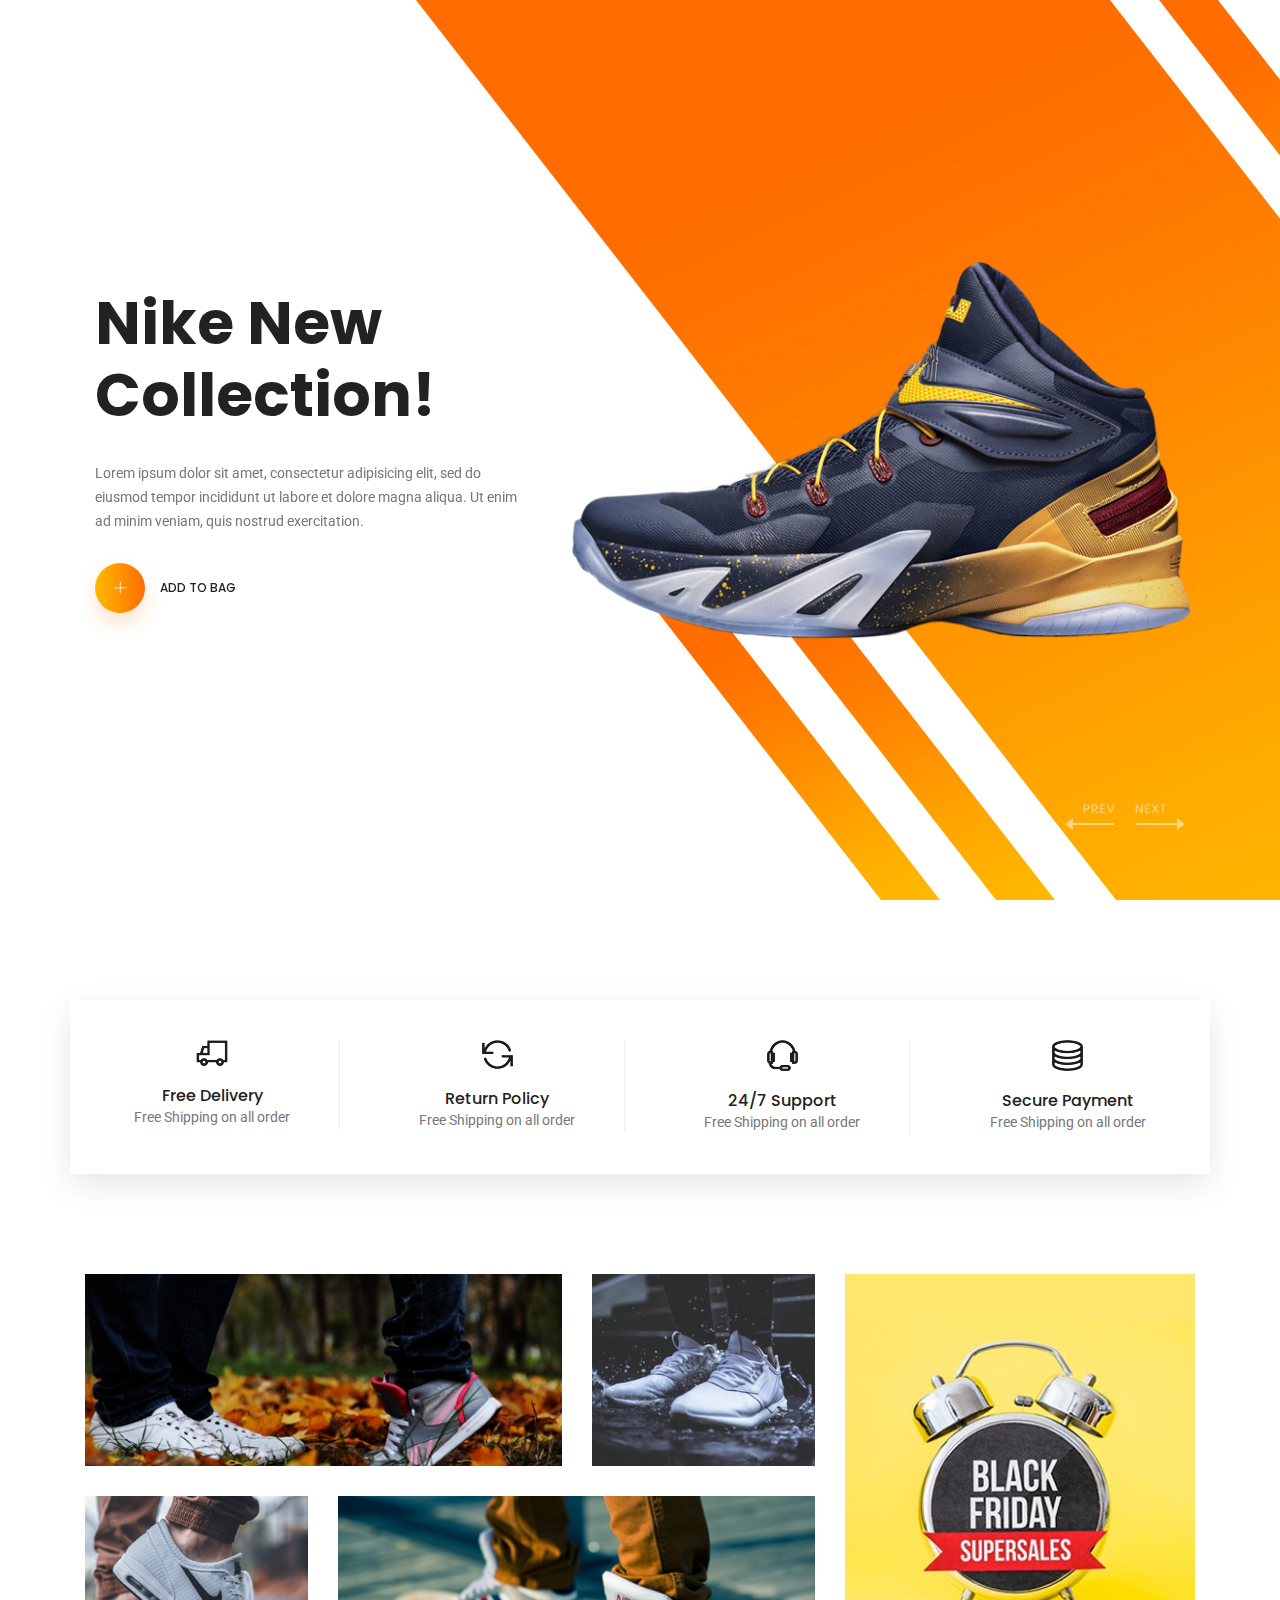
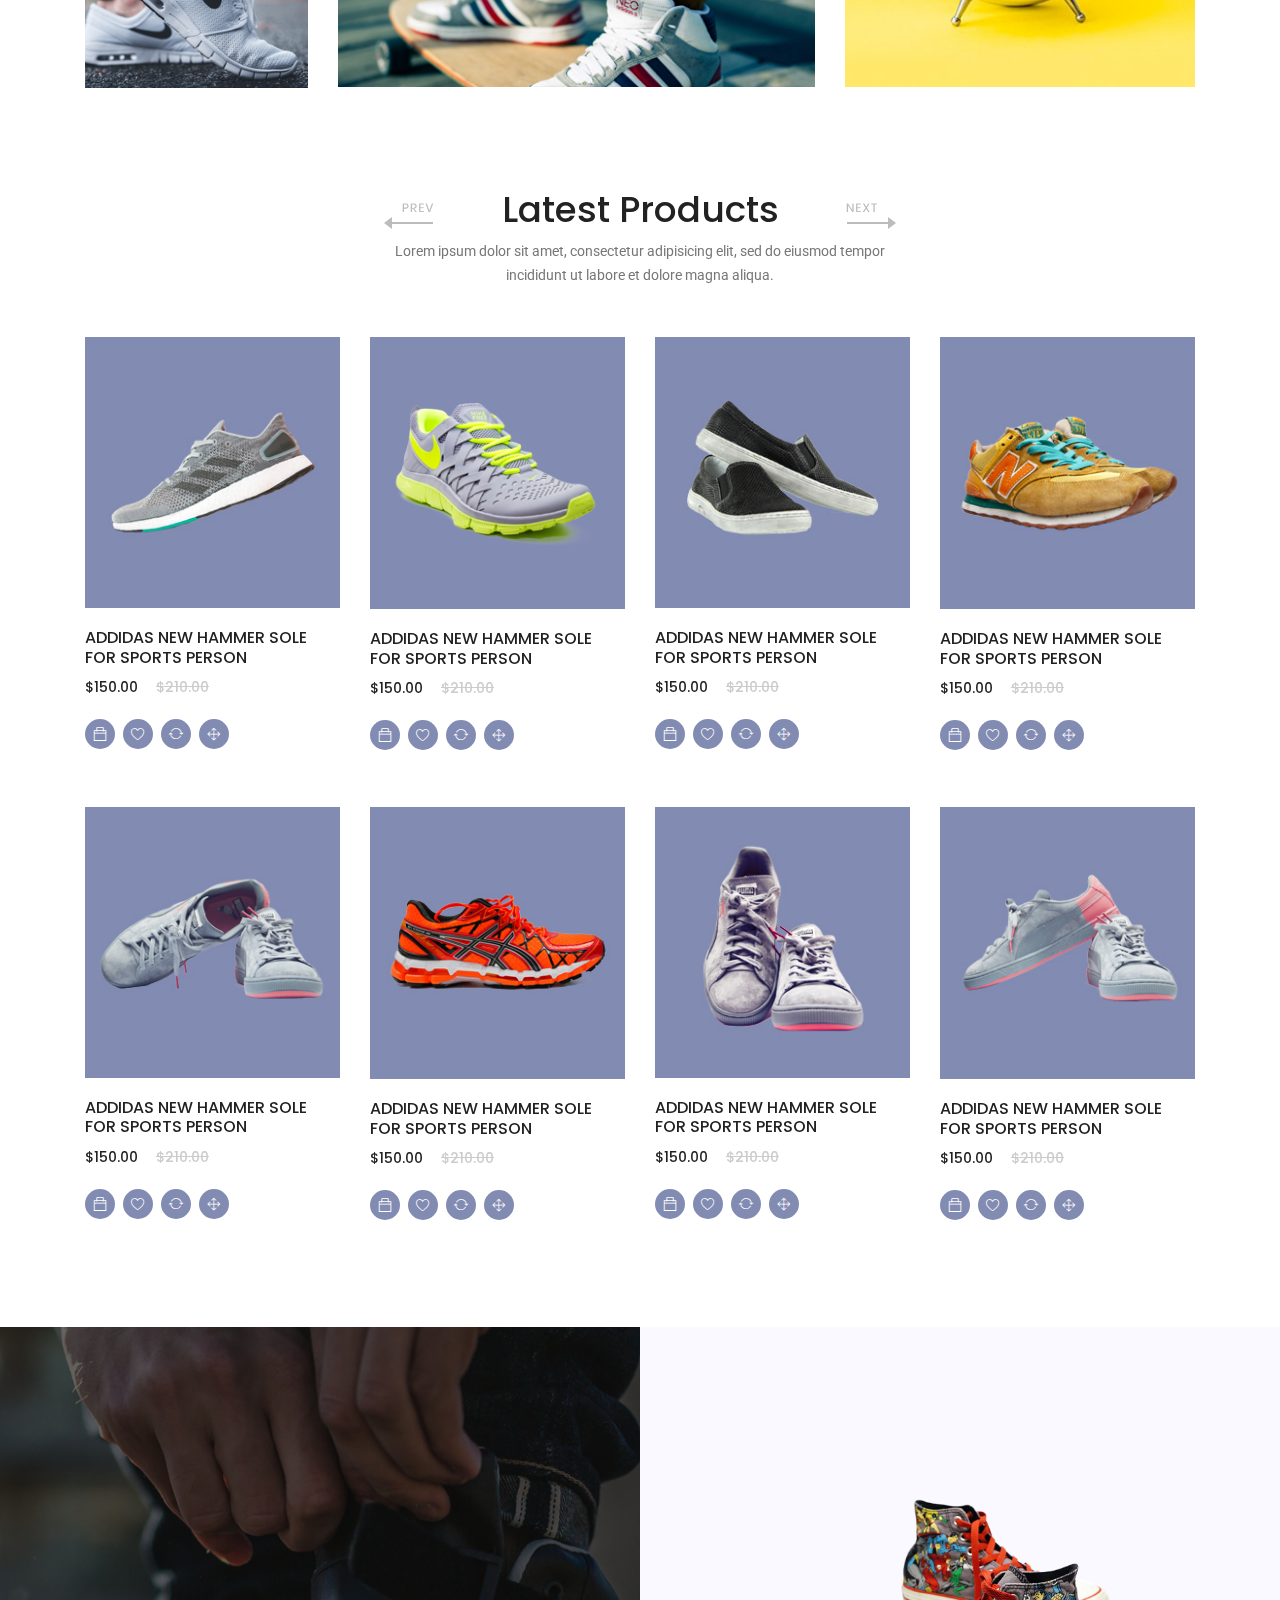
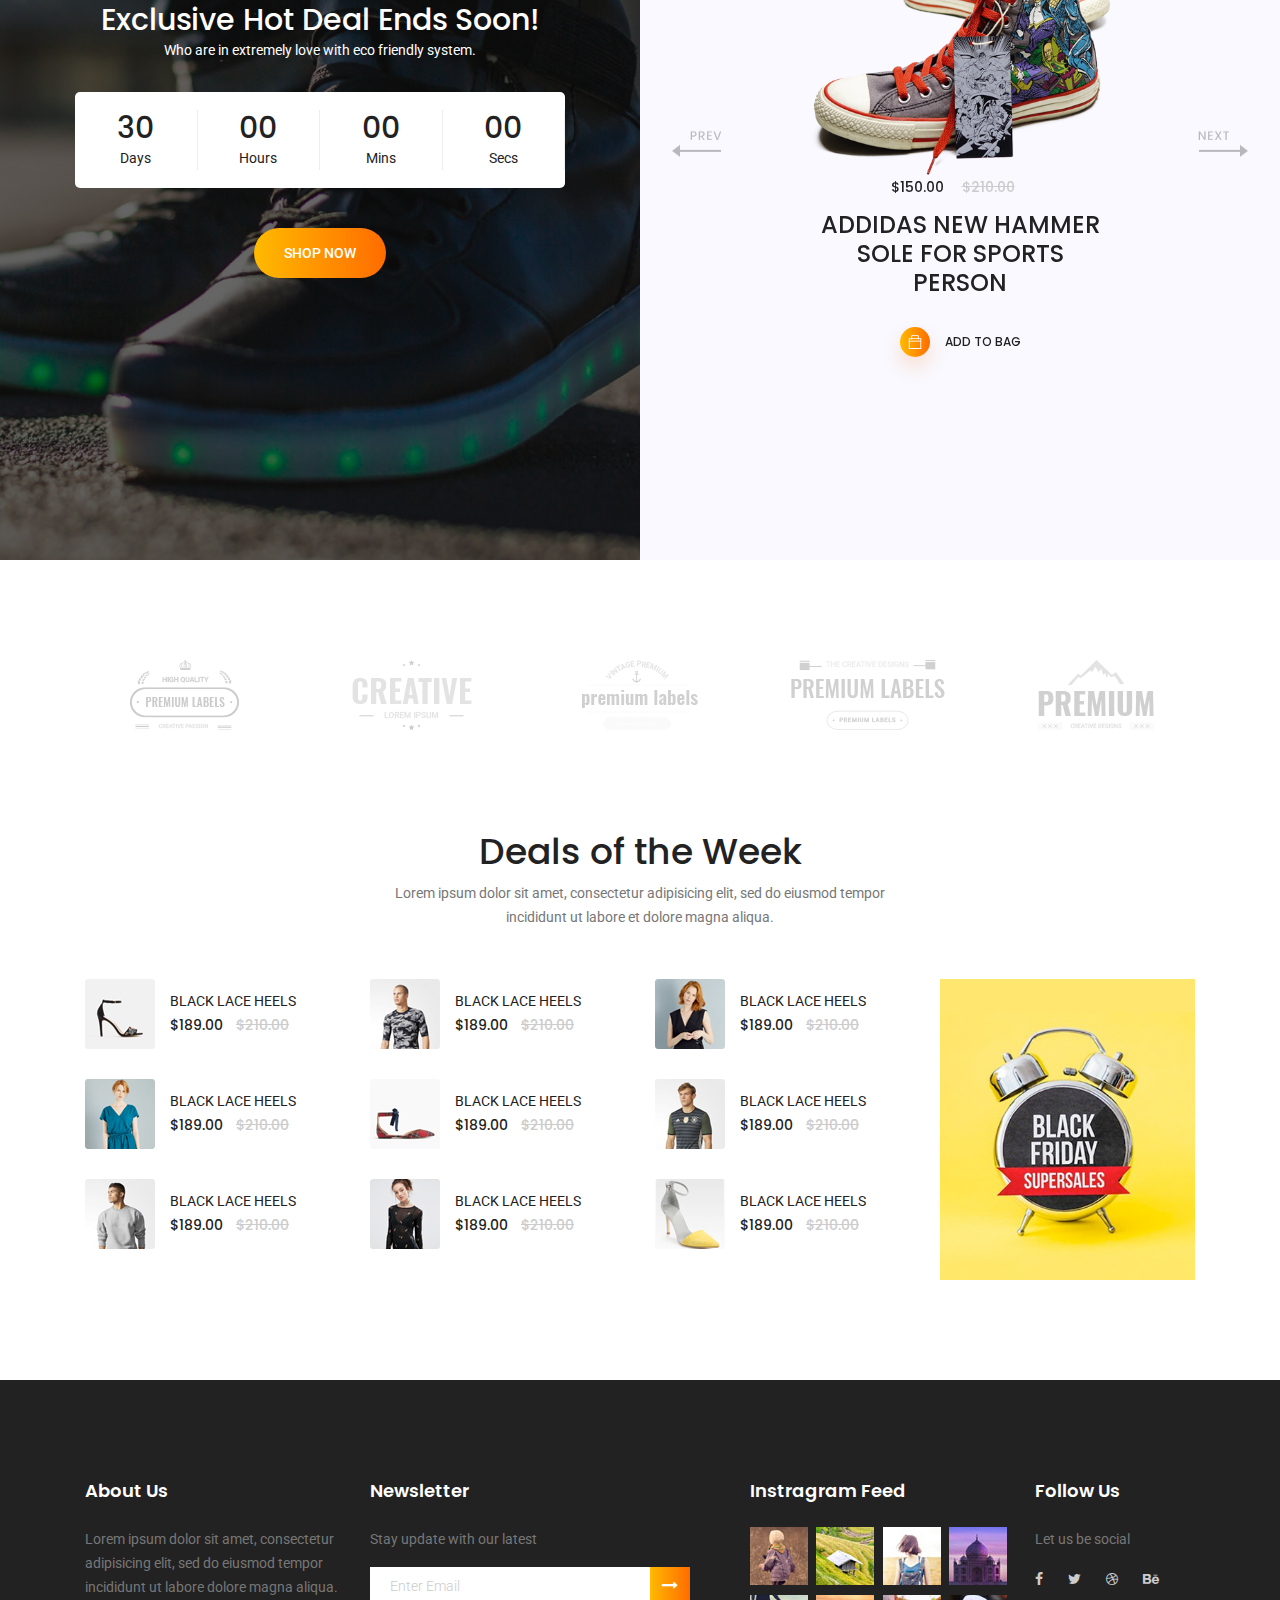
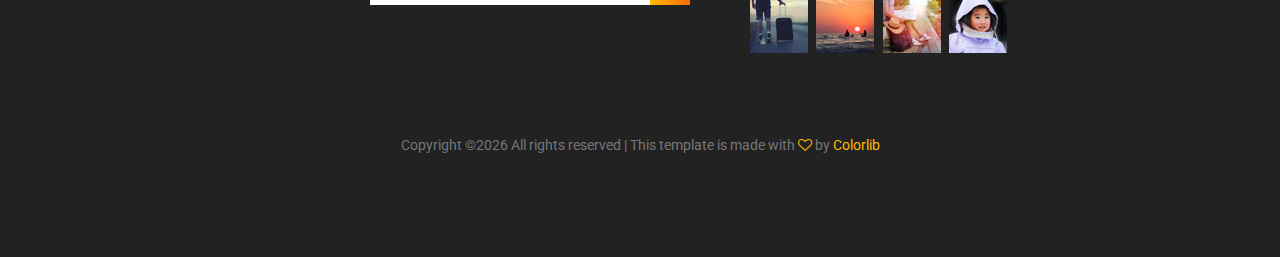
<file: index.html>
<!DOCTYPE html>
<html lang="zxx" class="no-js">

<head>
	<!-- Mobile Specific Meta -->
	<meta name="viewport" content="width=device-width, initial-scale=1, shrink-to-fit=no">
	<!-- Favicon-->
	<link rel="shortcut icon" href="img/fav.png">
	<!-- Author Meta -->
	<meta name="author" content="CodePixar">
	<!-- Meta Description -->
	<meta name="description" content="">
	<!-- Meta Keyword -->
	<meta name="keywords" content="">
	<!-- meta character set -->
	<meta charset="UTF-8">
	<!-- Site Title -->
	<title>Karma Shop</title>
	<!--
		CSS
		============================================= -->
	<link rel="stylesheet" href="css/linearicons.css">
	<link rel="stylesheet" href="css/font-awesome.min.css">
	<link rel="stylesheet" href="css/themify-icons.css">
	<link rel="stylesheet" href="css/bootstrap.css">
	<link rel="stylesheet" href="css/owl.carousel.css">
	<link rel="stylesheet" href="css/nice-select.css">
	<link rel="stylesheet" href="css/nouislider.min.css">
	<link rel="stylesheet" href="css/ion.rangeSlider.css" />
	<link rel="stylesheet" href="css/ion.rangeSlider.skinFlat.css" />
	<link rel="stylesheet" href="css/magnific-popup.css">
	<link rel="stylesheet" href="css/main.css">
</head>

<body>

	<!-- Start Header Area -->
	<div id="navbar"></div>
	<!-- End Header Area -->

	<!-- start banner Area -->
	<section class="banner-area">
		<div class="container">
			<div class="row fullscreen align-items-center justify-content-start">
				<div class="col-lg-12">
					<div class="active-banner-slider owl-carousel">
						<!-- single-slide -->
						<div class="row single-slide align-items-center d-flex">
							<div class="col-lg-5 col-md-6">
								<div class="banner-content">
									<h1>Nike New <br>Collection!</h1>
									<p>Lorem ipsum dolor sit amet, consectetur adipisicing elit, sed do eiusmod tempor incididunt ut labore et
										dolore magna aliqua. Ut enim ad minim veniam, quis nostrud exercitation.</p>
									<div class="add-bag d-flex align-items-center">
										<a class="add-btn" href=""><span class="lnr lnr-cross"></span></a>
										<span class="add-text text-uppercase">Add to Bag</span>
									</div>
								</div>
							</div>
							<div class="col-lg-7">
								<div class="banner-img">
									<img class="img-fluid" src="img/banner/banner-img.png" alt="">
								</div>
							</div>
						</div>
						<!-- single-slide -->
						<div class="row single-slide">
							<div class="col-lg-5">
								<div class="banner-content">
									<h1>Nike New <br>Collection!</h1>
									<p>Lorem ipsum dolor sit amet, consectetur adipisicing elit, sed do eiusmod tempor incididunt ut labore et
										dolore magna aliqua. Ut enim ad minim veniam, quis nostrud exercitation.</p>
									<div class="add-bag d-flex align-items-center">
										<a class="add-btn" href=""><span class="lnr lnr-cross"></span></a>
										<span class="add-text text-uppercase">Add to Bag</span>
									</div>
								</div>
							</div>
							<div class="col-lg-7">
								<div class="banner-img">
									<img class="img-fluid" src="img/banner/banner-img.png" alt="">
								</div>
							</div>
						</div>
					</div>
				</div>
			</div>
		</div>
	</section>
	<!-- End banner Area -->

	<!-- start features Area -->
	<section class="features-area section_gap">
		<div class="container">
			<div class="row features-inner">
				<!-- single features -->
				<div class="col-lg-3 col-md-6 col-sm-6">
					<div class="single-features">
						<div class="f-icon">
							<img src="img/features/f-icon1.png" alt="">
						</div>
						<h6>Free Delivery</h6>
						<p>Free Shipping on all order</p>
					</div>
				</div>
				<!-- single features -->
				<div class="col-lg-3 col-md-6 col-sm-6">
					<div class="single-features">
						<div class="f-icon">
							<img src="img/features/f-icon2.png" alt="">
						</div>
						<h6>Return Policy</h6>
						<p>Free Shipping on all order</p>
					</div>
				</div>
				<!-- single features -->
				<div class="col-lg-3 col-md-6 col-sm-6">
					<div class="single-features">
						<div class="f-icon">
							<img src="img/features/f-icon3.png" alt="">
						</div>
						<h6>24/7 Support</h6>
						<p>Free Shipping on all order</p>
					</div>
				</div>
				<!-- single features -->
				<div class="col-lg-3 col-md-6 col-sm-6">
					<div class="single-features">
						<div class="f-icon">
							<img src="img/features/f-icon4.png" alt="">
						</div>
						<h6>Secure Payment</h6>
						<p>Free Shipping on all order</p>
					</div>
				</div>
			</div>
		</div>
	</section>
	<!-- end features Area -->

	<!-- Start category Area -->
	<section class="category-area">
		<div class="container">
			<div class="row justify-content-center">
				<div class="col-lg-8 col-md-12">
					<div class="row">
						<div class="col-lg-8 col-md-8">
							<div class="single-deal">
								<div class="overlay"></div>
								<img class="img-fluid w-100" src="img/category/c1.jpg" alt="">
								<a href="img/category/c1.jpg" class="img-pop-up" target="_blank">
									<div class="deal-details">
										<h6 class="deal-title">Sneaker for Sports</h6>
									</div>
								</a>
							</div>
						</div>
						<div class="col-lg-4 col-md-4">
							<div class="single-deal">
								<div class="overlay"></div>
								<img class="img-fluid w-100" src="img/category/c2.jpg" alt="">
								<a href="img/category/c2.jpg" class="img-pop-up" target="_blank">
									<div class="deal-details">
										<h6 class="deal-title">Sneaker for Sports</h6>
									</div>
								</a>
							</div>
						</div>
						<div class="col-lg-4 col-md-4">
							<div class="single-deal">
								<div class="overlay"></div>
								<img class="img-fluid w-100" src="img/category/c3.jpg" alt="">
								<a href="img/category/c3.jpg" class="img-pop-up" target="_blank">
									<div class="deal-details">
										<h6 class="deal-title">Product for Couple</h6>
									</div>
								</a>
							</div>
						</div>
						<div class="col-lg-8 col-md-8">
							<div class="single-deal">
								<div class="overlay"></div>
								<img class="img-fluid w-100" src="img/category/c4.jpg" alt="">
								<a href="img/category/c4.jpg" class="img-pop-up" target="_blank">
									<div class="deal-details">
										<h6 class="deal-title">Sneaker for Sports</h6>
									</div>
								</a>
							</div>
						</div>
					</div>
				</div>
				<div class="col-lg-4 col-md-6">
					<div class="single-deal">
						<div class="overlay"></div>
						<img class="img-fluid w-100" src="img/category/c5.jpg" alt="">
						<a href="img/category/c5.jpg" class="img-pop-up" target="_blank">
							<div class="deal-details">
								<h6 class="deal-title">Sneaker for Sports</h6>
							</div>
						</a>
					</div>
				</div>
			</div>
		</div>
	</section>
	<!-- End category Area -->

	<!-- start product Area -->
	<section class="owl-carousel active-product-area section_gap">
		<!-- single product slide -->
		<div class="single-product-slider">
			<div class="container">
				<div class="row justify-content-center">
					<div class="col-lg-6 text-center">
						<div class="section-title">
							<h1>Latest Products</h1>
							<p>Lorem ipsum dolor sit amet, consectetur adipisicing elit, sed do eiusmod tempor incididunt ut labore et
								dolore
								magna aliqua.</p>
						</div>
					</div>
				</div>
				<div class="row">
					<!-- single product -->
					<div class="col-lg-3 col-md-6">
						<div class="single-product">
							<img class="img-fluid" src="img/product/p1.jpg" alt="">
							<div class="product-details">
								<h6>addidas New Hammer sole
									for Sports person</h6>
								<div class="price">
									<h6>$150.00</h6>
									<h6 class="l-through">$210.00</h6>
								</div>
								<div class="prd-bottom">

									<a href="" class="social-info">
										<span class="ti-bag"></span>
										<p class="hover-text">add to bag</p>
									</a>
									<a href="" class="social-info">
										<span class="lnr lnr-heart"></span>
										<p class="hover-text">Wishlist</p>
									</a>
									<a href="" class="social-info">
										<span class="lnr lnr-sync"></span>
										<p class="hover-text">compare</p>
									</a>
									<a href="" class="social-info">
										<span class="lnr lnr-move"></span>
										<p class="hover-text">view more</p>
									</a>
								</div>
							</div>
						</div>
					</div>
					<!-- single product -->
					<div class="col-lg-3 col-md-6">
						<div class="single-product">
							<img class="img-fluid" src="img/product/p2.jpg" alt="">
							<div class="product-details">
								<h6>addidas New Hammer sole
									for Sports person</h6>
								<div class="price">
									<h6>$150.00</h6>
									<h6 class="l-through">$210.00</h6>
								</div>
								<div class="prd-bottom">

									<a href="" class="social-info">
										<span class="ti-bag"></span>
										<p class="hover-text">add to bag</p>
									</a>
									<a href="" class="social-info">
										<span class="lnr lnr-heart"></span>
										<p class="hover-text">Wishlist</p>
									</a>
									<a href="" class="social-info">
										<span class="lnr lnr-sync"></span>
										<p class="hover-text">compare</p>
									</a>
									<a href="" class="social-info">
										<span class="lnr lnr-move"></span>
										<p class="hover-text">view more</p>
									</a>
								</div>
							</div>
						</div>
					</div>
					<!-- single product -->
					<div class="col-lg-3 col-md-6">
						<div class="single-product">
							<img class="img-fluid" src="img/product/p3.jpg" alt="">
							<div class="product-details">
								<h6>addidas New Hammer sole
									for Sports person</h6>
								<div class="price">
									<h6>$150.00</h6>
									<h6 class="l-through">$210.00</h6>
								</div>
								<div class="prd-bottom">
									<a href="" class="social-info">
										<span class="ti-bag"></span>
										<p class="hover-text">add to bag</p>
									</a>
									<a href="" class="social-info">
										<span class="lnr lnr-heart"></span>
										<p class="hover-text">Wishlist</p>
									</a>
									<a href="" class="social-info">
										<span class="lnr lnr-sync"></span>
										<p class="hover-text">compare</p>
									</a>
									<a href="" class="social-info">
										<span class="lnr lnr-move"></span>
										<p class="hover-text">view more</p>
									</a>
								</div>
							</div>
						</div>
					</div>
					<!-- single product -->
					<div class="col-lg-3 col-md-6">
						<div class="single-product">
							<img class="img-fluid" src="img/product/p4.jpg" alt="">
							<div class="product-details">
								<h6>addidas New Hammer sole
									for Sports person</h6>
								<div class="price">
									<h6>$150.00</h6>
									<h6 class="l-through">$210.00</h6>
								</div>
								<div class="prd-bottom">

									<a href="" class="social-info">
										<span class="ti-bag"></span>
										<p class="hover-text">add to bag</p>
									</a>
									<a href="" class="social-info">
										<span class="lnr lnr-heart"></span>
										<p class="hover-text">Wishlist</p>
									</a>
									<a href="" class="social-info">
										<span class="lnr lnr-sync"></span>
										<p class="hover-text">compare</p>
									</a>
									<a href="" class="social-info">
										<span class="lnr lnr-move"></span>
										<p class="hover-text">view more</p>
									</a>
								</div>
							</div>
						</div>
					</div>
					<!-- single product -->
					<div class="col-lg-3 col-md-6">
						<div class="single-product">
							<img class="img-fluid" src="img/product/p5.jpg" alt="">
							<div class="product-details">
								<h6>addidas New Hammer sole
									for Sports person</h6>
								<div class="price">
									<h6>$150.00</h6>
									<h6 class="l-through">$210.00</h6>
								</div>
								<div class="prd-bottom">

									<a href="" class="social-info">
										<span class="ti-bag"></span>
										<p class="hover-text">add to bag</p>
									</a>
									<a href="" class="social-info">
										<span class="lnr lnr-heart"></span>
										<p class="hover-text">Wishlist</p>
									</a>
									<a href="" class="social-info">
										<span class="lnr lnr-sync"></span>
										<p class="hover-text">compare</p>
									</a>
									<a href="" class="social-info">
										<span class="lnr lnr-move"></span>
										<p class="hover-text">view more</p>
									</a>
								</div>
							</div>
						</div>
					</div>
					<!-- single product -->
					<div class="col-lg-3 col-md-6">
						<div class="single-product">
							<img class="img-fluid" src="img/product/p6.jpg" alt="">
							<div class="product-details">
								<h6>addidas New Hammer sole
									for Sports person</h6>
								<div class="price">
									<h6>$150.00</h6>
									<h6 class="l-through">$210.00</h6>
								</div>
								<div class="prd-bottom">

									<a href="" class="social-info">
										<span class="ti-bag"></span>
										<p class="hover-text">add to bag</p>
									</a>
									<a href="" class="social-info">
										<span class="lnr lnr-heart"></span>
										<p class="hover-text">Wishlist</p>
									</a>
									<a href="" class="social-info">
										<span class="lnr lnr-sync"></span>
										<p class="hover-text">compare</p>
									</a>
									<a href="" class="social-info">
										<span class="lnr lnr-move"></span>
										<p class="hover-text">view more</p>
									</a>
								</div>
							</div>
						</div>
					</div>
					<!-- single product -->
					<div class="col-lg-3 col-md-6">
						<div class="single-product">
							<img class="img-fluid" src="img/product/p7.jpg" alt="">
							<div class="product-details">
								<h6>addidas New Hammer sole
									for Sports person</h6>
								<div class="price">
									<h6>$150.00</h6>
									<h6 class="l-through">$210.00</h6>
								</div>
								<div class="prd-bottom">

									<a href="" class="social-info">
										<span class="ti-bag"></span>
										<p class="hover-text">add to bag</p>
									</a>
									<a href="" class="social-info">
										<span class="lnr lnr-heart"></span>
										<p class="hover-text">Wishlist</p>
									</a>
									<a href="" class="social-info">
										<span class="lnr lnr-sync"></span>
										<p class="hover-text">compare</p>
									</a>
									<a href="" class="social-info">
										<span class="lnr lnr-move"></span>
										<p class="hover-text">view more</p>
									</a>
								</div>
							</div>
						</div>
					</div>
					<!-- single product -->
					<div class="col-lg-3 col-md-6">
						<div class="single-product">
							<img class="img-fluid" src="img/product/p8.jpg" alt="">
							<div class="product-details">
								<h6>addidas New Hammer sole
									for Sports person</h6>
								<div class="price">
									<h6>$150.00</h6>
									<h6 class="l-through">$210.00</h6>
								</div>
								<div class="prd-bottom">

									<a href="" class="social-info">
										<span class="ti-bag"></span>
										<p class="hover-text">add to bag</p>
									</a>
									<a href="" class="social-info">
										<span class="lnr lnr-heart"></span>
										<p class="hover-text">Wishlist</p>
									</a>
									<a href="" class="social-info">
										<span class="lnr lnr-sync"></span>
										<p class="hover-text">compare</p>
									</a>
									<a href="" class="social-info">
										<span class="lnr lnr-move"></span>
										<p class="hover-text">view more</p>
									</a>
								</div>
							</div>
						</div>
					</div>
				</div>
			</div>
		</div>
		<!-- single product slide -->
		<div class="single-product-slider">
			<div class="container">
				<div class="row justify-content-center">
					<div class="col-lg-6 text-center">
						<div class="section-title">
							<h1>Coming Products</h1>
							<p>Lorem ipsum dolor sit amet, consectetur adipisicing elit, sed do eiusmod tempor incididunt ut labore et
								dolore
								magna aliqua.</p>
						</div>
					</div>
				</div>
				<div class="row">
					<!-- single product -->
					<div class="col-lg-3 col-md-6">
						<div class="single-product">
							<img class="img-fluid" src="img/product/p6.jpg" alt="">
							<div class="product-details">
								<h6>addidas New Hammer sole
									for Sports person</h6>
								<div class="price">
									<h6>$150.00</h6>
									<h6 class="l-through">$210.00</h6>
								</div>
								<div class="prd-bottom">

									<a href="" class="social-info">
										<span class="ti-bag"></span>
										<p class="hover-text">add to bag</p>
									</a>
									<a href="" class="social-info">
										<span class="lnr lnr-heart"></span>
										<p class="hover-text">Wishlist</p>
									</a>
									<a href="" class="social-info">
										<span class="lnr lnr-sync"></span>
										<p class="hover-text">compare</p>
									</a>
									<a href="" class="social-info">
										<span class="lnr lnr-move"></span>
										<p class="hover-text">view more</p>
									</a>
								</div>
							</div>
						</div>
					</div>
					<!-- single product -->
					<div class="col-lg-3 col-md-6">
						<div class="single-product">
							<img class="img-fluid" src="img/product/p8.jpg" alt="">
							<div class="product-details">
								<h6>addidas New Hammer sole
									for Sports person</h6>
								<div class="price">
									<h6>$150.00</h6>
									<h6 class="l-through">$210.00</h6>
								</div>
								<div class="prd-bottom">

									<a href="" class="social-info">
										<span class="ti-bag"></span>
										<p class="hover-text">add to bag</p>
									</a>
									<a href="" class="social-info">
										<span class="lnr lnr-heart"></span>
										<p class="hover-text">Wishlist</p>
									</a>
									<a href="" class="social-info">
										<span class="lnr lnr-sync"></span>
										<p class="hover-text">compare</p>
									</a>
									<a href="" class="social-info">
										<span class="lnr lnr-move"></span>
										<p class="hover-text">view more</p>
									</a>
								</div>
							</div>
						</div>
					</div>
					<!-- single product -->
					<div class="col-lg-3 col-md-6">
						<div class="single-product">
							<img class="img-fluid" src="img/product/p3.jpg" alt="">
							<div class="product-details">
								<h6>addidas New Hammer sole
									for Sports person</h6>
								<div class="price">
									<h6>$150.00</h6>
									<h6 class="l-through">$210.00</h6>
								</div>
								<div class="prd-bottom">

									<a href="" class="social-info">
										<span class="ti-bag"></span>
										<p class="hover-text">add to bag</p>
									</a>
									<a href="" class="social-info">
										<span class="lnr lnr-heart"></span>
										<p class="hover-text">Wishlist</p>
									</a>
									<a href="" class="social-info">
										<span class="lnr lnr-sync"></span>
										<p class="hover-text">compare</p>
									</a>
									<a href="" class="social-info">
										<span class="lnr lnr-move"></span>
										<p class="hover-text">view more</p>
									</a>
								</div>
							</div>
						</div>
					</div>
					<!-- single product -->
					<div class="col-lg-3 col-md-6">
						<div class="single-product">
							<img class="img-fluid" src="img/product/p5.jpg" alt="">
							<div class="product-details">
								<h6>addidas New Hammer sole
									for Sports person</h6>
								<div class="price">
									<h6>$150.00</h6>
									<h6 class="l-through">$210.00</h6>
								</div>
								<div class="prd-bottom">

									<a href="" class="social-info">
										<span class="ti-bag"></span>
										<p class="hover-text">add to bag</p>
									</a>
									<a href="" class="social-info">
										<span class="lnr lnr-heart"></span>
										<p class="hover-text">Wishlist</p>
									</a>
									<a href="" class="social-info">
										<span class="lnr lnr-sync"></span>
										<p class="hover-text">compare</p>
									</a>
									<a href="" class="social-info">
										<span class="lnr lnr-move"></span>
										<p class="hover-text">view more</p>
									</a>
								</div>
							</div>
						</div>
					</div>
					<!-- single product -->
					<div class="col-lg-3 col-md-6">
						<div class="single-product">
							<img class="img-fluid" src="img/product/p1.jpg" alt="">
							<div class="product-details">
								<h6>addidas New Hammer sole
									for Sports person</h6>
								<div class="price">
									<h6>$150.00</h6>
									<h6 class="l-through">$210.00</h6>
								</div>
								<div class="prd-bottom">

									<a href="" class="social-info">
										<span class="ti-bag"></span>
										<p class="hover-text">add to bag</p>
									</a>
									<a href="" class="social-info">
										<span class="lnr lnr-heart"></span>
										<p class="hover-text">Wishlist</p>
									</a>
									<a href="" class="social-info">
										<span class="lnr lnr-sync"></span>
										<p class="hover-text">compare</p>
									</a>
									<a href="" class="social-info">
										<span class="lnr lnr-move"></span>
										<p class="hover-text">view more</p>
									</a>
								</div>
							</div>
						</div>
					</div>
					<!-- single product -->
					<div class="col-lg-3 col-md-6">
						<div class="single-product">
							<img class="img-fluid" src="img/product/p4.jpg" alt="">
							<div class="product-details">
								<h6>addidas New Hammer sole
									for Sports person</h6>
								<div class="price">
									<h6>$150.00</h6>
									<h6 class="l-through">$210.00</h6>
								</div>
								<div class="prd-bottom">

									<a href="" class="social-info">
										<span class="ti-bag"></span>
										<p class="hover-text">add to bag</p>
									</a>
									<a href="" class="social-info">
										<span class="lnr lnr-heart"></span>
										<p class="hover-text">Wishlist</p>
									</a>
									<a href="" class="social-info">
										<span class="lnr lnr-sync"></span>
										<p class="hover-text">compare</p>
									</a>
									<a href="" class="social-info">
										<span class="lnr lnr-move"></span>
										<p class="hover-text">view more</p>
									</a>
								</div>
							</div>
						</div>
					</div>
					<!-- single product -->
					<div class="col-lg-3 col-md-6">
						<div class="single-product">
							<img class="img-fluid" src="img/product/p1.jpg" alt="">
							<div class="product-details">
								<h6>addidas New Hammer sole
									for Sports person</h6>
								<div class="price">
									<h6>$150.00</h6>
									<h6 class="l-through">$210.00</h6>
								</div>
								<div class="prd-bottom">

									<a href="" class="social-info">
										<span class="ti-bag"></span>
										<p class="hover-text">add to bag</p>
									</a>
									<a href="" class="social-info">
										<span class="lnr lnr-heart"></span>
										<p class="hover-text">Wishlist</p>
									</a>
									<a href="" class="social-info">
										<span class="lnr lnr-sync"></span>
										<p class="hover-text">compare</p>
									</a>
									<a href="" class="social-info">
										<span class="lnr lnr-move"></span>
										<p class="hover-text">view more</p>
									</a>
								</div>
							</div>
						</div>
					</div>
					<!-- single product -->
					<div class="col-lg-3 col-md-6">
						<div class="single-product">
							<img class="img-fluid" src="img/product/p8.jpg" alt="">
							<div class="product-details">
								<h6>addidas New Hammer sole
									for Sports person</h6>
								<div class="price">
									<h6>$150.00</h6>
									<h6 class="l-through">$210.00</h6>
								</div>
								<div class="prd-bottom">

									<a href="" class="social-info">
										<span class="ti-bag"></span>
										<p class="hover-text">add to bag</p>
									</a>
									<a href="" class="social-info">
										<span class="lnr lnr-heart"></span>
										<p class="hover-text">Wishlist</p>
									</a>
									<a href="" class="social-info">
										<span class="lnr lnr-sync"></span>
										<p class="hover-text">compare</p>
									</a>
									<a href="" class="social-info">
										<span class="lnr lnr-move"></span>
										<p class="hover-text">view more</p>
									</a>
								</div>
							</div>
						</div>
					</div>
				</div>
			</div>
		</div>
	</section>
	<!-- end product Area -->

	<!-- Start exclusive deal Area -->
	<section class="exclusive-deal-area">
		<div class="container-fluid">
			<div class="row justify-content-center align-items-center">
				<div class="col-lg-6 no-padding exclusive-left">
					<div class="row clock_sec clockdiv" id="clockdiv">
						<div class="col-lg-12">
							<h1>Exclusive Hot Deal Ends Soon!</h1>
							<p>Who are in extremely love with eco friendly system.</p>
						</div>
						<div class="col-lg-12">
							<div class="row clock-wrap">
								<div class="col clockinner1 clockinner">
									<h1 class="days">150</h1>
									<span class="smalltext">Days</span>
								</div>
								<div class="col clockinner clockinner1">
									<h1 class="hours">23</h1>
									<span class="smalltext">Hours</span>
								</div>
								<div class="col clockinner clockinner1">
									<h1 class="minutes">47</h1>
									<span class="smalltext">Mins</span>
								</div>
								<div class="col clockinner clockinner1">
									<h1 class="seconds">59</h1>
									<span class="smalltext">Secs</span>
								</div>
							</div>
						</div>
					</div>
					<a href="" class="primary-btn">Shop Now</a>
				</div>
				<div class="col-lg-6 no-padding exclusive-right">
					<div class="active-exclusive-product-slider">
						<!-- single exclusive carousel -->
						<div class="single-exclusive-slider">
							<img class="img-fluid" src="img/product/e-p1.png" alt="">
							<div class="product-details">
								<div class="price">
									<h6>$150.00</h6>
									<h6 class="l-through">$210.00</h6>
								</div>
								<h4>addidas New Hammer sole
									for Sports person</h4>
								<div class="add-bag d-flex align-items-center justify-content-center">
									<a class="add-btn" href=""><span class="ti-bag"></span></a>
									<span class="add-text text-uppercase">Add to Bag</span>
								</div>
							</div>
						</div>
						<!-- single exclusive carousel -->
						<div class="single-exclusive-slider">
							<img class="img-fluid" src="img/product/e-p1.png" alt="">
							<div class="product-details">
								<div class="price">
									<h6>$150.00</h6>
									<h6 class="l-through">$210.00</h6>
								</div>
								<h4>addidas New Hammer sole
									for Sports person</h4>
								<div class="add-bag d-flex align-items-center justify-content-center">
									<a class="add-btn" href=""><span class="ti-bag"></span></a>
									<span class="add-text text-uppercase">Add to Bag</span>
								</div>
							</div>
						</div>
					</div>
				</div>
			</div>
		</div>
	</section>
	<!-- End exclusive deal Area -->

	<!-- Start brand Area -->
	<section class="brand-area section_gap">
		<div class="container">
			<div class="row">
				<a class="col single-img" href="#">
					<img class="img-fluid d-block mx-auto" src="img/brand/1.png" alt="">
				</a>
				<a class="col single-img" href="#">
					<img class="img-fluid d-block mx-auto" src="img/brand/2.png" alt="">
				</a>
				<a class="col single-img" href="#">
					<img class="img-fluid d-block mx-auto" src="img/brand/3.png" alt="">
				</a>
				<a class="col single-img" href="#">
					<img class="img-fluid d-block mx-auto" src="img/brand/4.png" alt="">
				</a>
				<a class="col single-img" href="#">
					<img class="img-fluid d-block mx-auto" src="img/brand/5.png" alt="">
				</a>
			</div>
		</div>
	</section>
	<!-- End brand Area -->

	<!-- Start related-product Area -->
	<section class="related-product-area section_gap_bottom">
		<div class="container">
			<div class="row justify-content-center">
				<div class="col-lg-6 text-center">
					<div class="section-title">
						<h1>Deals of the Week</h1>
						<p>Lorem ipsum dolor sit amet, consectetur adipisicing elit, sed do eiusmod tempor incididunt ut labore et dolore
							magna aliqua.</p>
					</div>
				</div>
			</div>
			<div class="row">
				<div class="col-lg-9">
					<div class="row">
						<div class="col-lg-4 col-md-4 col-sm-6 mb-20">
							<div class="single-related-product d-flex">
								<a href="#"><img src="img/r1.jpg" alt=""></a>
								<div class="desc">
									<a href="#" class="title">Black lace Heels</a>
									<div class="price">
										<h6>$189.00</h6>
										<h6 class="l-through">$210.00</h6>
									</div>
								</div>
							</div>
						</div>
						<div class="col-lg-4 col-md-4 col-sm-6 mb-20">
							<div class="single-related-product d-flex">
								<a href="#"><img src="img/r2.jpg" alt=""></a>
								<div class="desc">
									<a href="#" class="title">Black lace Heels</a>
									<div class="price">
										<h6>$189.00</h6>
										<h6 class="l-through">$210.00</h6>
									</div>
								</div>
							</div>
						</div>
						<div class="col-lg-4 col-md-4 col-sm-6 mb-20">
							<div class="single-related-product d-flex">
								<a href="#"><img src="img/r3.jpg" alt=""></a>
								<div class="desc">
									<a href="#" class="title">Black lace Heels</a>
									<div class="price">
										<h6>$189.00</h6>
										<h6 class="l-through">$210.00</h6>
									</div>
								</div>
							</div>
						</div>
						<div class="col-lg-4 col-md-4 col-sm-6 mb-20">
							<div class="single-related-product d-flex">
								<a href="#"><img src="img/r5.jpg" alt=""></a>
								<div class="desc">
									<a href="#" class="title">Black lace Heels</a>
									<div class="price">
										<h6>$189.00</h6>
										<h6 class="l-through">$210.00</h6>
									</div>
								</div>
							</div>
						</div>
						<div class="col-lg-4 col-md-4 col-sm-6 mb-20">
							<div class="single-related-product d-flex">
								<a href="#"><img src="img/r6.jpg" alt=""></a>
								<div class="desc">
									<a href="#" class="title">Black lace Heels</a>
									<div class="price">
										<h6>$189.00</h6>
										<h6 class="l-through">$210.00</h6>
									</div>
								</div>
							</div>
						</div>
						<div class="col-lg-4 col-md-4 col-sm-6 mb-20">
							<div class="single-related-product d-flex">
								<a href="#"><img src="img/r7.jpg" alt=""></a>
								<div class="desc">
									<a href="#" class="title">Black lace Heels</a>
									<div class="price">
										<h6>$189.00</h6>
										<h6 class="l-through">$210.00</h6>
									</div>
								</div>
							</div>
						</div>
						<div class="col-lg-4 col-md-4 col-sm-6">
							<div class="single-related-product d-flex">
								<a href="#"><img src="img/r9.jpg" alt=""></a>
								<div class="desc">
									<a href="#" class="title">Black lace Heels</a>
									<div class="price">
										<h6>$189.00</h6>
										<h6 class="l-through">$210.00</h6>
									</div>
								</div>
							</div>
						</div>
						<div class="col-lg-4 col-md-4 col-sm-6">
							<div class="single-related-product d-flex">
								<a href="#"><img src="img/r10.jpg" alt=""></a>
								<div class="desc">
									<a href="#" class="title">Black lace Heels</a>
									<div class="price">
										<h6>$189.00</h6>
										<h6 class="l-through">$210.00</h6>
									</div>
								</div>
							</div>
						</div>
						<div class="col-lg-4 col-md-4 col-sm-6">
							<div class="single-related-product d-flex">
								<a href="#"><img src="img/r11.jpg" alt=""></a>
								<div class="desc">
									<a href="#" class="title">Black lace Heels</a>
									<div class="price">
										<h6>$189.00</h6>
										<h6 class="l-through">$210.00</h6>
									</div>
								</div>
							</div>
						</div>
					</div>
				</div>
				<div class="col-lg-3">
					<div class="ctg-right">
						<a href="#" target="_blank">
							<img class="img-fluid d-block mx-auto" src="img/category/c5.jpg" alt="">
						</a>
					</div>
				</div>
			</div>
		</div>
	</section>
	<!-- End related-product Area -->

	<!-- start footer Area -->
	<footer class="footer-area section_gap">
		<div class="container">
			<div class="row">
				<div class="col-lg-3  col-md-6 col-sm-6">
					<div class="single-footer-widget">
						<h6>About Us</h6>
						<p>
							Lorem ipsum dolor sit amet, consectetur adipisicing elit, sed do eiusmod tempor incididunt ut labore dolore
							magna aliqua.
						</p>
					</div>
				</div>
				<div class="col-lg-4  col-md-6 col-sm-6">
					<div class="single-footer-widget">
						<h6>Newsletter</h6>
						<p>Stay update with our latest</p>
						<div class="" id="mc_embed_signup">

							<form target="_blank" novalidate="true" action="https://spondonit.us12.list-manage.com/subscribe/post?u=1462626880ade1ac87bd9c93a&amp;id=92a4423d01"
							 method="get" class="form-inline">

								<div class="d-flex flex-row">

									<input class="form-control" name="EMAIL" placeholder="Enter Email" onfocus="this.placeholder = ''" onblur="this.placeholder = 'Enter Email '"
									 required="" type="email">


									<button class="click-btn btn btn-default"><i class="fa fa-long-arrow-right" aria-hidden="true"></i></button>
									<div style="position: absolute; left: -5000px;">
										<input name="b_36c4fd991d266f23781ded980_aefe40901a" tabindex="-1" value="" type="text">
									</div>

									<!-- <div class="col-lg-4 col-md-4">
												<button class="bb-btn btn"><span class="lnr lnr-arrow-right"></span></button>
											</div>  -->
								</div>
								<div class="info"></div>
							</form>
						</div>
					</div>
				</div>
				<div class="col-lg-3  col-md-6 col-sm-6">
					<div class="single-footer-widget mail-chimp">
						<h6 class="mb-20">Instragram Feed</h6>
						<ul class="instafeed d-flex flex-wrap">
							<li><img src="img/i1.jpg" alt=""></li>
							<li><img src="img/i2.jpg" alt=""></li>
							<li><img src="img/i3.jpg" alt=""></li>
							<li><img src="img/i4.jpg" alt=""></li>
							<li><img src="img/i5.jpg" alt=""></li>
							<li><img src="img/i6.jpg" alt=""></li>
							<li><img src="img/i7.jpg" alt=""></li>
							<li><img src="img/i8.jpg" alt=""></li>
						</ul>
					</div>
				</div>
				<div class="col-lg-2 col-md-6 col-sm-6">
					<div class="single-footer-widget">
						<h6>Follow Us</h6>
						<p>Let us be social</p>
						<div class="footer-social d-flex align-items-center">
							<a href="#"><i class="fa fa-facebook"></i></a>
							<a href="#"><i class="fa fa-twitter"></i></a>
							<a href="#"><i class="fa fa-dribbble"></i></a>
							<a href="#"><i class="fa fa-behance"></i></a>
						</div>
					</div>
				</div>
			</div>
			<div class="footer-bottom d-flex justify-content-center align-items-center flex-wrap">
				<p class="footer-text m-0"><!-- Link back to Colorlib can't be removed. Template is licensed under CC BY 3.0. -->
Copyright &copy;<script>document.write(new Date().getFullYear());</script> All rights reserved | This template is made with <i class="fa fa-heart-o" aria-hidden="true"></i> by <a href="https://colorlib.com" target="_blank">Colorlib</a>
<!-- Link back to Colorlib can't be removed. Template is licensed under CC BY 3.0. -->
</p>
			</div>
		</div>
	</footer>
	<!-- End footer Area -->

	<script src="js/vendor/jquery-2.2.4.min.js"></script>

	<script src="js/popper.js"></script>
	<script src="js/vendor/bootstrap.min.js"></script>
	<script src="js/jquery.ajaxchimp.min.js"></script>
	<script src="js/jquery.nice-select.min.js"></script>
	<script src="js/jquery.sticky.js"></script>
	<script src="js/nouislider.min.js"></script>
	<script src="js/countdown.js"></script>
	<script src="js/jquery.magnific-popup.min.js"></script>
	<script src="js/owl.carousel.min.js"></script>
	<!--gmaps Js-->

	<script src="js/main.js"></script>


	
</body>

</html>
</file>
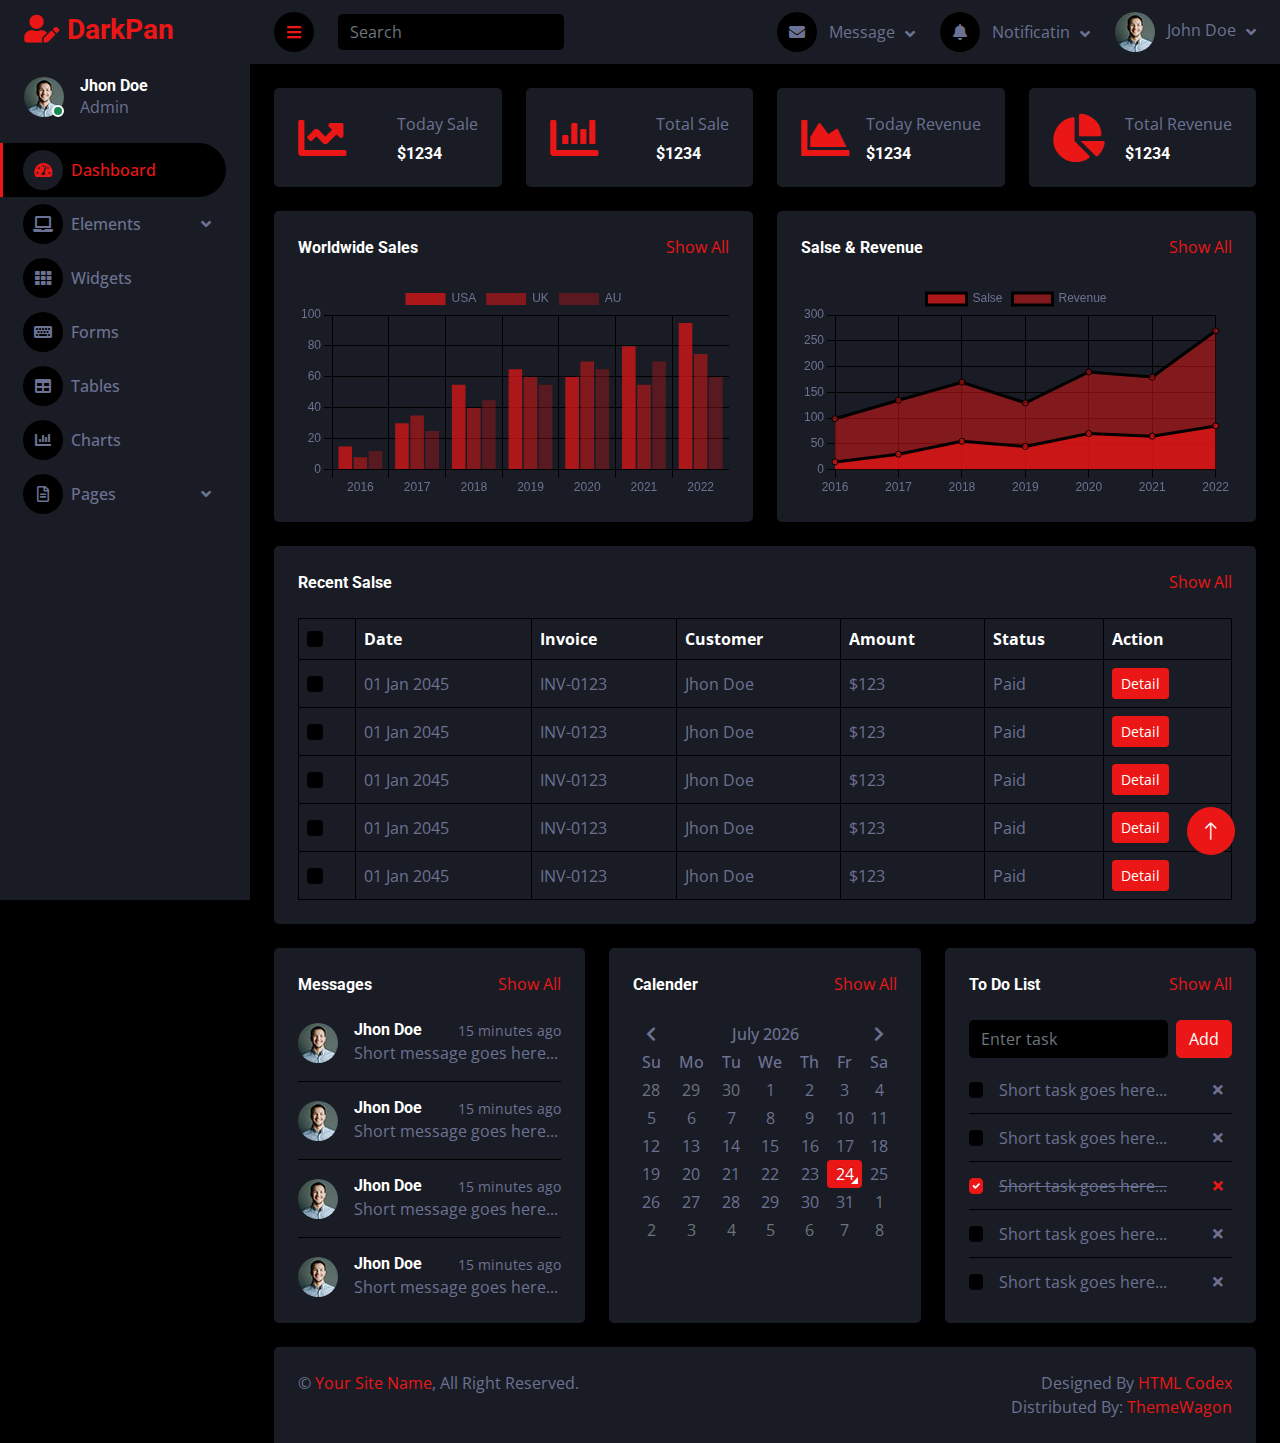
<file: Pages/Admin/index.html>
<!DOCTYPE html>
<html lang="en">

<head>
    <meta charset="utf-8">
    <title>DarkPan - Bootstrap 5 Admin Template</title>
    <meta content="width=device-width, initial-scale=1.0" name="viewport">
    <meta content="" name="keywords">
    <meta content="" name="description">

    <!-- Favicon -->
    <link href="img/favicon.ico" rel="icon">

    <!-- Google Web Fonts -->
    <link rel="preconnect" href="https://fonts.googleapis.com">
    <link rel="preconnect" href="https://fonts.gstatic.com" crossorigin>
    <link href="https://fonts.googleapis.com/css2?family=Open+Sans:wght@400;600&family=Roboto:wght@500;700&display=swap" rel="stylesheet"> 
    
    <!-- Icon Font Stylesheet -->
    <link href="https://cdnjs.cloudflare.com/ajax/libs/font-awesome/5.10.0/css/all.min.css" rel="stylesheet">
    <link href="https://cdn.jsdelivr.net/npm/bootstrap-icons@1.4.1/font/bootstrap-icons.css" rel="stylesheet">

    <!-- Libraries Stylesheet -->
    <link href="lib/owlcarousel/assets/owl.carousel.min.css" rel="stylesheet">
    <link href="lib/tempusdominus/css/tempusdominus-bootstrap-4.min.css" rel="stylesheet" />

    <!-- Customized Bootstrap Stylesheet -->
    <link href="css/bootstrap.min.css" rel="stylesheet">

    <!-- Template Stylesheet -->
    <link href="css/style.css" rel="stylesheet">
</head>

<body>
    <div class="container-fluid position-relative d-flex p-0">
        <!-- Spinner Start -->
        <div id="spinner" class="show bg-dark position-fixed translate-middle w-100 vh-100 top-50 start-50 d-flex align-items-center justify-content-center">
            <div class="spinner-border text-primary" style="width: 3rem; height: 3rem;" role="status">
                <span class="sr-only">Loading...</span>
            </div>
        </div>
        <!-- Spinner End -->


        <!-- Sidebar Start -->
        <div class="sidebar pe-4 pb-3">
            <nav class="navbar bg-secondary navbar-dark">
                <a href="index.html" class="navbar-brand mx-4 mb-3">
                    <h3 class="text-primary"><i class="fa fa-user-edit me-2"></i>DarkPan</h3>
                </a>
                <div class="d-flex align-items-center ms-4 mb-4">
                    <div class="position-relative">
                        <img class="rounded-circle" src="img/user.jpg" alt="" style="width: 40px; height: 40px;">
                        <div class="bg-success rounded-circle border border-2 border-white position-absolute end-0 bottom-0 p-1"></div>
                    </div>
                    <div class="ms-3">
                        <h6 class="mb-0">Jhon Doe</h6>
                        <span>Admin</span>
                    </div>
                </div>
                <div class="navbar-nav w-100">
                    <a href="index.html" class="nav-item nav-link active"><i class="fa fa-tachometer-alt me-2"></i>Dashboard</a>
                    <div class="nav-item dropdown">
                        <a href="#" class="nav-link dropdown-toggle" data-bs-toggle="dropdown"><i class="fa fa-laptop me-2"></i>Elements</a>
                        <div class="dropdown-menu bg-transparent border-0">
                            <a href="button.html" class="dropdown-item">Buttons</a>
                            <a href="typography.html" class="dropdown-item">Typography</a>
                            <a href="element.html" class="dropdown-item">Other Elements</a>
                        </div>
                    </div>
                    <a href="widget.html" class="nav-item nav-link"><i class="fa fa-th me-2"></i>Widgets</a>
                    <a href="form.html" class="nav-item nav-link"><i class="fa fa-keyboard me-2"></i>Forms</a>
                    <a href="table.html" class="nav-item nav-link"><i class="fa fa-table me-2"></i>Tables</a>
                    <a href="chart.html" class="nav-item nav-link"><i class="fa fa-chart-bar me-2"></i>Charts</a>
                    <div class="nav-item dropdown">
                        <a href="#" class="nav-link dropdown-toggle" data-bs-toggle="dropdown"><i class="far fa-file-alt me-2"></i>Pages</a>
                        <div class="dropdown-menu bg-transparent border-0">
                            <a href="signin.html" class="dropdown-item">Sign In</a>
                            <a href="signup.html" class="dropdown-item">Sign Up</a>
                            <a href="404.html" class="dropdown-item">404 Error</a>
                            <a href="blank.html" class="dropdown-item">Blank Page</a>
                        </div>
                    </div>
                </div>
            </nav>
        </div>
        <!-- Sidebar End -->


        <!-- Content Start -->
        <div class="content">
            <!-- Navbar Start -->
            <nav class="navbar navbar-expand bg-secondary navbar-dark sticky-top px-4 py-0">
                <a href="index.html" class="navbar-brand d-flex d-lg-none me-4">
                    <h2 class="text-primary mb-0"><i class="fa fa-user-edit"></i></h2>
                </a>
                <a href="#" class="sidebar-toggler flex-shrink-0">
                    <i class="fa fa-bars"></i>
                </a>
                <form class="d-none d-md-flex ms-4">
                    <input class="form-control bg-dark border-0" type="search" placeholder="Search">
                </form>
                <div class="navbar-nav align-items-center ms-auto">
                    <div class="nav-item dropdown">
                        <a href="#" class="nav-link dropdown-toggle" data-bs-toggle="dropdown">
                            <i class="fa fa-envelope me-lg-2"></i>
                            <span class="d-none d-lg-inline-flex">Message</span>
                        </a>
                        <div class="dropdown-menu dropdown-menu-end bg-secondary border-0 rounded-0 rounded-bottom m-0">
                            <a href="#" class="dropdown-item">
                                <div class="d-flex align-items-center">
                                    <img class="rounded-circle" src="img/user.jpg" alt="" style="width: 40px; height: 40px;">
                                    <div class="ms-2">
                                        <h6 class="fw-normal mb-0">Jhon send you a message</h6>
                                        <small>15 minutes ago</small>
                                    </div>
                                </div>
                            </a>
                            <hr class="dropdown-divider">
                            <a href="#" class="dropdown-item">
                                <div class="d-flex align-items-center">
                                    <img class="rounded-circle" src="img/user.jpg" alt="" style="width: 40px; height: 40px;">
                                    <div class="ms-2">
                                        <h6 class="fw-normal mb-0">Jhon send you a message</h6>
                                        <small>15 minutes ago</small>
                                    </div>
                                </div>
                            </a>
                            <hr class="dropdown-divider">
                            <a href="#" class="dropdown-item">
                                <div class="d-flex align-items-center">
                                    <img class="rounded-circle" src="img/user.jpg" alt="" style="width: 40px; height: 40px;">
                                    <div class="ms-2">
                                        <h6 class="fw-normal mb-0">Jhon send you a message</h6>
                                        <small>15 minutes ago</small>
                                    </div>
                                </div>
                            </a>
                            <hr class="dropdown-divider">
                            <a href="#" class="dropdown-item text-center">See all message</a>
                        </div>
                    </div>
                    <div class="nav-item dropdown">
                        <a href="#" class="nav-link dropdown-toggle" data-bs-toggle="dropdown">
                            <i class="fa fa-bell me-lg-2"></i>
                            <span class="d-none d-lg-inline-flex">Notificatin</span>
                        </a>
                        <div class="dropdown-menu dropdown-menu-end bg-secondary border-0 rounded-0 rounded-bottom m-0">
                            <a href="#" class="dropdown-item">
                                <h6 class="fw-normal mb-0">Profile updated</h6>
                                <small>15 minutes ago</small>
                            </a>
                            <hr class="dropdown-divider">
                            <a href="#" class="dropdown-item">
                                <h6 class="fw-normal mb-0">New user added</h6>
                                <small>15 minutes ago</small>
                            </a>
                            <hr class="dropdown-divider">
                            <a href="#" class="dropdown-item">
                                <h6 class="fw-normal mb-0">Password changed</h6>
                                <small>15 minutes ago</small>
                            </a>
                            <hr class="dropdown-divider">
                            <a href="#" class="dropdown-item text-center">See all notifications</a>
                        </div>
                    </div>
                    <div class="nav-item dropdown">
                        <a href="#" class="nav-link dropdown-toggle" data-bs-toggle="dropdown">
                            <img class="rounded-circle me-lg-2" src="img/user.jpg" alt="" style="width: 40px; height: 40px;">
                            <span class="d-none d-lg-inline-flex">John Doe</span>
                        </a>
                        <div class="dropdown-menu dropdown-menu-end bg-secondary border-0 rounded-0 rounded-bottom m-0">
                            <a href="#" class="dropdown-item">My Profile</a>
                            <a href="#" class="dropdown-item">Settings</a>
                            <a href="./../../login.html" class="dropdown-item">Log Out</a>
                        </div>
                    </div>
                </div>
            </nav>
            <!-- Navbar End -->


            <!-- Sale & Revenue Start -->
            <div class="container-fluid pt-4 px-4">
                <div class="row g-4">
                    <div class="col-sm-6 col-xl-3">
                        <div class="bg-secondary rounded d-flex align-items-center justify-content-between p-4">
                            <i class="fa fa-chart-line fa-3x text-primary"></i>
                            <div class="ms-3">
                                <p class="mb-2">Today Sale</p>
                                <h6 class="mb-0">$1234</h6>
                            </div>
                        </div>
                    </div>
                    <div class="col-sm-6 col-xl-3">
                        <div class="bg-secondary rounded d-flex align-items-center justify-content-between p-4">
                            <i class="fa fa-chart-bar fa-3x text-primary"></i>
                            <div class="ms-3">
                                <p class="mb-2">Total Sale</p>
                                <h6 class="mb-0">$1234</h6>
                            </div>
                        </div>
                    </div>
                    <div class="col-sm-6 col-xl-3">
                        <div class="bg-secondary rounded d-flex align-items-center justify-content-between p-4">
                            <i class="fa fa-chart-area fa-3x text-primary"></i>
                            <div class="ms-3">
                                <p class="mb-2">Today Revenue</p>
                                <h6 class="mb-0">$1234</h6>
                            </div>
                        </div>
                    </div>
                    <div class="col-sm-6 col-xl-3">
                        <div class="bg-secondary rounded d-flex align-items-center justify-content-between p-4">
                            <i class="fa fa-chart-pie fa-3x text-primary"></i>
                            <div class="ms-3">
                                <p class="mb-2">Total Revenue</p>
                                <h6 class="mb-0">$1234</h6>
                            </div>
                        </div>
                    </div>
                </div>
            </div>
            <!-- Sale & Revenue End -->


            <!-- Sales Chart Start -->
            <div class="container-fluid pt-4 px-4">
                <div class="row g-4">
                    <div class="col-sm-12 col-xl-6">
                        <div class="bg-secondary text-center rounded p-4">
                            <div class="d-flex align-items-center justify-content-between mb-4">
                                <h6 class="mb-0">Worldwide Sales</h6>
                                <a href="">Show All</a>
                            </div>
                            <canvas id="worldwide-sales"></canvas>
                        </div>
                    </div>
                    <div class="col-sm-12 col-xl-6">
                        <div class="bg-secondary text-center rounded p-4">
                            <div class="d-flex align-items-center justify-content-between mb-4">
                                <h6 class="mb-0">Salse & Revenue</h6>
                                <a href="">Show All</a>
                            </div>
                            <canvas id="salse-revenue"></canvas>
                        </div>
                    </div>
                </div>
            </div>
            <!-- Sales Chart End -->


            <!-- Recent Sales Start -->
            <div class="container-fluid pt-4 px-4">
                <div class="bg-secondary text-center rounded p-4">
                    <div class="d-flex align-items-center justify-content-between mb-4">
                        <h6 class="mb-0">Recent Salse</h6>
                        <a href="">Show All</a>
                    </div>
                    <div class="table-responsive">
                        <table class="table text-start align-middle table-bordered table-hover mb-0">
                            <thead>
                                <tr class="text-white">
                                    <th scope="col"><input class="form-check-input" type="checkbox"></th>
                                    <th scope="col">Date</th>
                                    <th scope="col">Invoice</th>
                                    <th scope="col">Customer</th>
                                    <th scope="col">Amount</th>
                                    <th scope="col">Status</th>
                                    <th scope="col">Action</th>
                                </tr>
                            </thead>
                            <tbody>
                                <tr>
                                    <td><input class="form-check-input" type="checkbox"></td>
                                    <td>01 Jan 2045</td>
                                    <td>INV-0123</td>
                                    <td>Jhon Doe</td>
                                    <td>$123</td>
                                    <td>Paid</td>
                                    <td><a class="btn btn-sm btn-primary" href="">Detail</a></td>
                                </tr>
                                <tr>
                                    <td><input class="form-check-input" type="checkbox"></td>
                                    <td>01 Jan 2045</td>
                                    <td>INV-0123</td>
                                    <td>Jhon Doe</td>
                                    <td>$123</td>
                                    <td>Paid</td>
                                    <td><a class="btn btn-sm btn-primary" href="">Detail</a></td>
                                </tr>
                                <tr>
                                    <td><input class="form-check-input" type="checkbox"></td>
                                    <td>01 Jan 2045</td>
                                    <td>INV-0123</td>
                                    <td>Jhon Doe</td>
                                    <td>$123</td>
                                    <td>Paid</td>
                                    <td><a class="btn btn-sm btn-primary" href="">Detail</a></td>
                                </tr>
                                <tr>
                                    <td><input class="form-check-input" type="checkbox"></td>
                                    <td>01 Jan 2045</td>
                                    <td>INV-0123</td>
                                    <td>Jhon Doe</td>
                                    <td>$123</td>
                                    <td>Paid</td>
                                    <td><a class="btn btn-sm btn-primary" href="">Detail</a></td>
                                </tr>
                                <tr>
                                    <td><input class="form-check-input" type="checkbox"></td>
                                    <td>01 Jan 2045</td>
                                    <td>INV-0123</td>
                                    <td>Jhon Doe</td>
                                    <td>$123</td>
                                    <td>Paid</td>
                                    <td><a class="btn btn-sm btn-primary" href="">Detail</a></td>
                                </tr>
                            </tbody>
                        </table>
                    </div>
                </div>
            </div>
            <!-- Recent Sales End -->


            <!-- Widgets Start -->
            <div class="container-fluid pt-4 px-4">
                <div class="row g-4">
                    <div class="col-sm-12 col-md-6 col-xl-4">
                        <div class="h-100 bg-secondary rounded p-4">
                            <div class="d-flex align-items-center justify-content-between mb-2">
                                <h6 class="mb-0">Messages</h6>
                                <a href="">Show All</a>
                            </div>
                            <div class="d-flex align-items-center border-bottom py-3">
                                <img class="rounded-circle flex-shrink-0" src="img/user.jpg" alt="" style="width: 40px; height: 40px;">
                                <div class="w-100 ms-3">
                                    <div class="d-flex w-100 justify-content-between">
                                        <h6 class="mb-0">Jhon Doe</h6>
                                        <small>15 minutes ago</small>
                                    </div>
                                    <span>Short message goes here...</span>
                                </div>
                            </div>
                            <div class="d-flex align-items-center border-bottom py-3">
                                <img class="rounded-circle flex-shrink-0" src="img/user.jpg" alt="" style="width: 40px; height: 40px;">
                                <div class="w-100 ms-3">
                                    <div class="d-flex w-100 justify-content-between">
                                        <h6 class="mb-0">Jhon Doe</h6>
                                        <small>15 minutes ago</small>
                                    </div>
                                    <span>Short message goes here...</span>
                                </div>
                            </div>
                            <div class="d-flex align-items-center border-bottom py-3">
                                <img class="rounded-circle flex-shrink-0" src="img/user.jpg" alt="" style="width: 40px; height: 40px;">
                                <div class="w-100 ms-3">
                                    <div class="d-flex w-100 justify-content-between">
                                        <h6 class="mb-0">Jhon Doe</h6>
                                        <small>15 minutes ago</small>
                                    </div>
                                    <span>Short message goes here...</span>
                                </div>
                            </div>
                            <div class="d-flex align-items-center pt-3">
                                <img class="rounded-circle flex-shrink-0" src="img/user.jpg" alt="" style="width: 40px; height: 40px;">
                                <div class="w-100 ms-3">
                                    <div class="d-flex w-100 justify-content-between">
                                        <h6 class="mb-0">Jhon Doe</h6>
                                        <small>15 minutes ago</small>
                                    </div>
                                    <span>Short message goes here...</span>
                                </div>
                            </div>
                        </div>
                    </div>
                    <div class="col-sm-12 col-md-6 col-xl-4">
                        <div class="h-100 bg-secondary rounded p-4">
                            <div class="d-flex align-items-center justify-content-between mb-4">
                                <h6 class="mb-0">Calender</h6>
                                <a href="">Show All</a>
                            </div>
                            <div id="calender"></div>
                        </div>
                    </div>
                    <div class="col-sm-12 col-md-6 col-xl-4">
                        <div class="h-100 bg-secondary rounded p-4">
                            <div class="d-flex align-items-center justify-content-between mb-4">
                                <h6 class="mb-0">To Do List</h6>
                                <a href="">Show All</a>
                            </div>
                            <div class="d-flex mb-2">
                                <input class="form-control bg-dark border-0" type="text" placeholder="Enter task">
                                <button type="button" class="btn btn-primary ms-2">Add</button>
                            </div>
                            <div class="d-flex align-items-center border-bottom py-2">
                                <input class="form-check-input m-0" type="checkbox">
                                <div class="w-100 ms-3">
                                    <div class="d-flex w-100 align-items-center justify-content-between">
                                        <span>Short task goes here...</span>
                                        <button class="btn btn-sm"><i class="fa fa-times"></i></button>
                                    </div>
                                </div>
                            </div>
                            <div class="d-flex align-items-center border-bottom py-2">
                                <input class="form-check-input m-0" type="checkbox">
                                <div class="w-100 ms-3">
                                    <div class="d-flex w-100 align-items-center justify-content-between">
                                        <span>Short task goes here...</span>
                                        <button class="btn btn-sm"><i class="fa fa-times"></i></button>
                                    </div>
                                </div>
                            </div>
                            <div class="d-flex align-items-center border-bottom py-2">
                                <input class="form-check-input m-0" type="checkbox" checked>
                                <div class="w-100 ms-3">
                                    <div class="d-flex w-100 align-items-center justify-content-between">
                                        <span><del>Short task goes here...</del></span>
                                        <button class="btn btn-sm text-primary"><i class="fa fa-times"></i></button>
                                    </div>
                                </div>
                            </div>
                            <div class="d-flex align-items-center border-bottom py-2">
                                <input class="form-check-input m-0" type="checkbox">
                                <div class="w-100 ms-3">
                                    <div class="d-flex w-100 align-items-center justify-content-between">
                                        <span>Short task goes here...</span>
                                        <button class="btn btn-sm"><i class="fa fa-times"></i></button>
                                    </div>
                                </div>
                            </div>
                            <div class="d-flex align-items-center pt-2">
                                <input class="form-check-input m-0" type="checkbox">
                                <div class="w-100 ms-3">
                                    <div class="d-flex w-100 align-items-center justify-content-between">
                                        <span>Short task goes here...</span>
                                        <button class="btn btn-sm"><i class="fa fa-times"></i></button>
                                    </div>
                                </div>
                            </div>
                        </div>
                    </div>
                </div>
            </div>
            <!-- Widgets End -->


            <!-- Footer Start -->
            <div class="container-fluid pt-4 px-4">
                <div class="bg-secondary rounded-top p-4">
                    <div class="row">
                        <div class="col-12 col-sm-6 text-center text-sm-start">
                            &copy; <a href="#">Your Site Name</a>, All Right Reserved. 
                        </div>
                        <div class="col-12 col-sm-6 text-center text-sm-end">
                            <!--/*** This template is free as long as you keep the footer author’s credit link/attribution link/backlink. If you'd like to use the template without the footer author’s credit link/attribution link/backlink, you can purchase the Credit Removal License from "https://htmlcodex.com/credit-removal". Thank you for your support. ***/-->
                            Designed By <a href="https://htmlcodex.com">HTML Codex</a>
                            <br>Distributed By: <a href="https://themewagon.com" target="_blank">ThemeWagon</a>
                        </div>
                    </div>
                </div>
            </div>
            <!-- Footer End -->
        </div>
        <!-- Content End -->


        <!-- Back to Top -->
        <a href="#" class="btn btn-lg btn-primary btn-lg-square back-to-top"><i class="bi bi-arrow-up"></i></a>
    </div>

    <!-- JavaScript Libraries -->
    <script src="https://code.jquery.com/jquery-3.4.1.min.js"></script>
    <script src="https://cdn.jsdelivr.net/npm/bootstrap@5.0.0/dist/js/bootstrap.bundle.min.js"></script>
    <script src="lib/chart/chart.min.js"></script>
    <script src="lib/easing/easing.min.js"></script>
    <script src="lib/waypoints/waypoints.min.js"></script>
    <script src="lib/owlcarousel/owl.carousel.min.js"></script>
    <script src="lib/tempusdominus/js/moment.min.js"></script>
    <script src="lib/tempusdominus/js/moment-timezone.min.js"></script>
    <script src="lib/tempusdominus/js/tempusdominus-bootstrap-4.min.js"></script>

    <!-- Template Javascript -->
    <script src="js/main.js"></script>
</body>

</html>
</file>
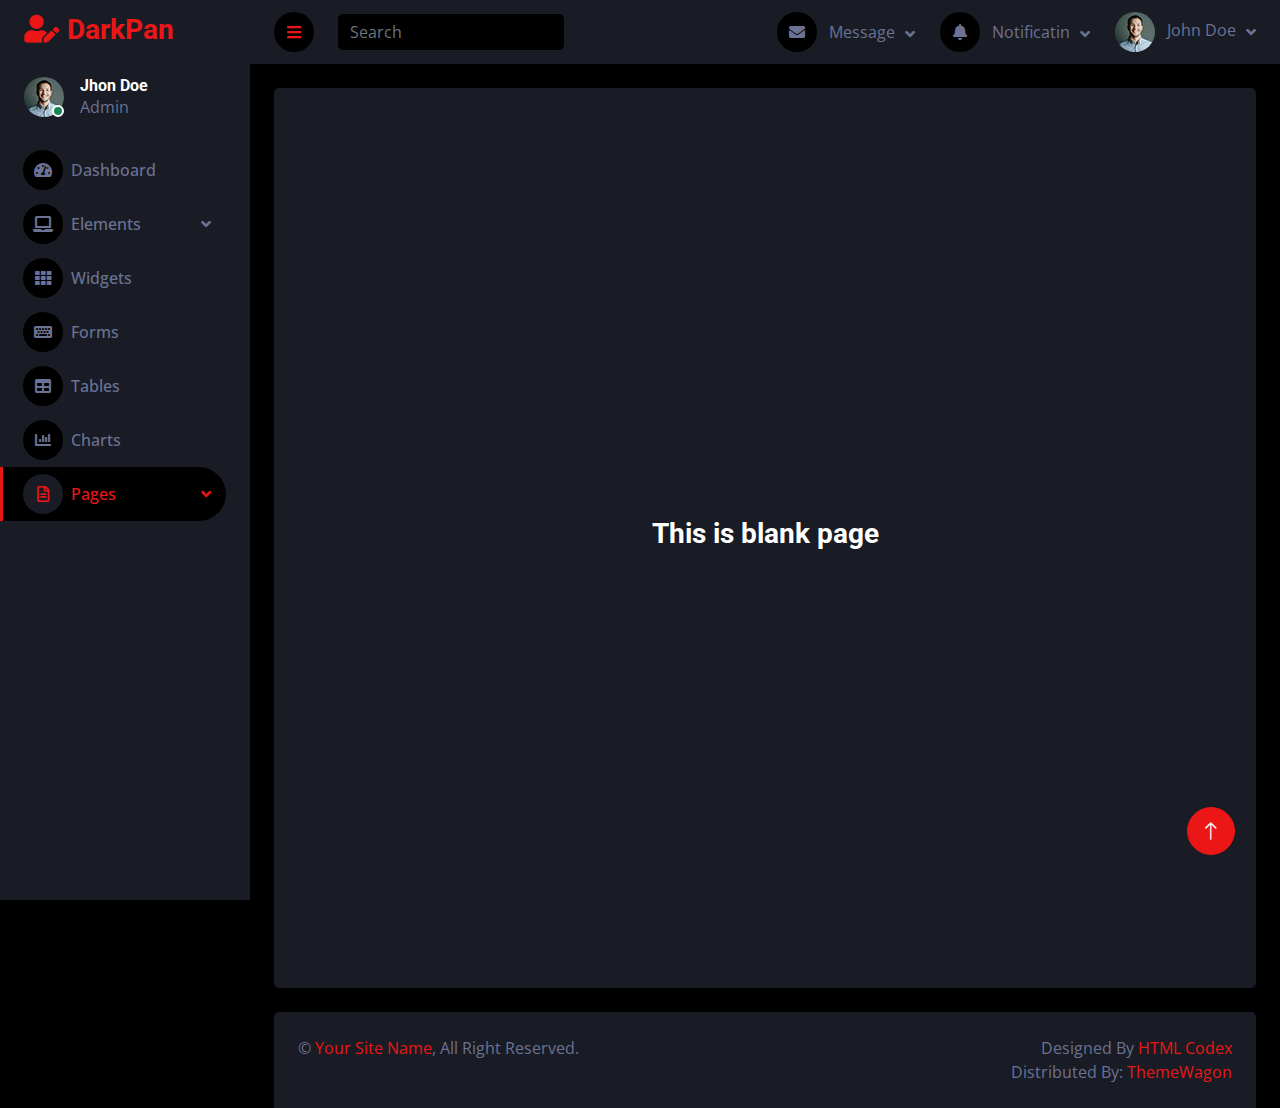
<file: Pages/Admin/blank.html>
<!DOCTYPE html>
<html lang="en">

<head>
    <meta charset="utf-8">
    <title>DarkPan - Bootstrap 5 Admin Template</title>
    <meta content="width=device-width, initial-scale=1.0" name="viewport">
    <meta content="" name="keywords">
    <meta content="" name="description">

    <!-- Favicon -->
    <link href="img/favicon.ico" rel="icon">

    <!-- Google Web Fonts -->
    <link rel="preconnect" href="https://fonts.googleapis.com">
    <link rel="preconnect" href="https://fonts.gstatic.com" crossorigin>
    <link href="https://fonts.googleapis.com/css2?family=Open+Sans:wght@400;600&family=Roboto:wght@500;700&display=swap" rel="stylesheet"> 
    
    <!-- Icon Font Stylesheet -->
    <link href="https://cdnjs.cloudflare.com/ajax/libs/font-awesome/5.10.0/css/all.min.css" rel="stylesheet">
    <link href="https://cdn.jsdelivr.net/npm/bootstrap-icons@1.4.1/font/bootstrap-icons.css" rel="stylesheet">

    <!-- Libraries Stylesheet -->
    <link href="lib/owlcarousel/assets/owl.carousel.min.css" rel="stylesheet">
    <link href="lib/tempusdominus/css/tempusdominus-bootstrap-4.min.css" rel="stylesheet" />

    <!-- Customized Bootstrap Stylesheet -->
    <link href="css/bootstrap.min.css" rel="stylesheet">

    <!-- Template Stylesheet -->
    <link href="css/style.css" rel="stylesheet">
</head>

<body>
    <div class="container-fluid position-relative d-flex p-0">
        <!-- Spinner Start -->
        <div id="spinner" class="show bg-dark position-fixed translate-middle w-100 vh-100 top-50 start-50 d-flex align-items-center justify-content-center">
            <div class="spinner-border text-primary" style="width: 3rem; height: 3rem;" role="status">
                <span class="sr-only">Loading...</span>
            </div>
        </div>
        <!-- Spinner End -->


        <!-- Sidebar Start -->
        <div class="sidebar pe-4 pb-3">
            <nav class="navbar bg-secondary navbar-dark">
                <a href="index.html" class="navbar-brand mx-4 mb-3">
                    <h3 class="text-primary"><i class="fa fa-user-edit me-2"></i>DarkPan</h3>
                </a>
                <div class="d-flex align-items-center ms-4 mb-4">
                    <div class="position-relative">
                        <img class="rounded-circle" src="img/user.jpg" alt="" style="width: 40px; height: 40px;">
                        <div class="bg-success rounded-circle border border-2 border-white position-absolute end-0 bottom-0 p-1"></div>
                    </div>
                    <div class="ms-3">
                        <h6 class="mb-0">Jhon Doe</h6>
                        <span>Admin</span>
                    </div>
                </div>
                <div class="navbar-nav w-100">
                    <a href="index.html" class="nav-item nav-link"><i class="fa fa-tachometer-alt me-2"></i>Dashboard</a>
                    <div class="nav-item dropdown">
                        <a href="#" class="nav-link dropdown-toggle" data-bs-toggle="dropdown"><i class="fa fa-laptop me-2"></i>Elements</a>
                        <div class="dropdown-menu bg-transparent border-0">
                            <a href="button.html" class="dropdown-item">Buttons</a>
                            <a href="typography.html" class="dropdown-item">Typography</a>
                            <a href="element.html" class="dropdown-item">Other Elements</a>
                        </div>
                    </div>
                    <a href="widget.html" class="nav-item nav-link"><i class="fa fa-th me-2"></i>Widgets</a>
                    <a href="form.html" class="nav-item nav-link"><i class="fa fa-keyboard me-2"></i>Forms</a>
                    <a href="table.html" class="nav-item nav-link"><i class="fa fa-table me-2"></i>Tables</a>
                    <a href="chart.html" class="nav-item nav-link"><i class="fa fa-chart-bar me-2"></i>Charts</a>
                    <div class="nav-item dropdown">
                        <a href="#" class="nav-link dropdown-toggle active" data-bs-toggle="dropdown"><i class="far fa-file-alt me-2"></i>Pages</a>
                        <div class="dropdown-menu bg-transparent border-0">
                            <a href="signin.html" class="dropdown-item">Sign In</a>
                            <a href="signup.html" class="dropdown-item">Sign Up</a>
                            <a href="404.html" class="dropdown-item">404 Error</a>
                            <a href="blank.html" class="dropdown-item active">Blank Page</a>
                        </div>
                    </div>
                </div>
            </nav>
        </div>
        <!-- Sidebar End -->


        <!-- Content Start -->
        <div class="content">
            <!-- Navbar Start -->
            <nav class="navbar navbar-expand bg-secondary navbar-dark sticky-top px-4 py-0">
                <a href="index.html" class="navbar-brand d-flex d-lg-none me-4">
                    <h2 class="text-primary mb-0"><i class="fa fa-user-edit"></i></h2>
                </a>
                <a href="#" class="sidebar-toggler flex-shrink-0">
                    <i class="fa fa-bars"></i>
                </a>
                <form class="d-none d-md-flex ms-4">
                    <input class="form-control bg-dark border-0" type="search" placeholder="Search">
                </form>
                <div class="navbar-nav align-items-center ms-auto">
                    <div class="nav-item dropdown">
                        <a href="#" class="nav-link dropdown-toggle" data-bs-toggle="dropdown">
                            <i class="fa fa-envelope me-lg-2"></i>
                            <span class="d-none d-lg-inline-flex">Message</span>
                        </a>
                        <div class="dropdown-menu dropdown-menu-end bg-secondary border-0 rounded-0 rounded-bottom m-0">
                            <a href="#" class="dropdown-item">
                                <div class="d-flex align-items-center">
                                    <img class="rounded-circle" src="img/user.jpg" alt="" style="width: 40px; height: 40px;">
                                    <div class="ms-2">
                                        <h6 class="fw-normal mb-0">Jhon send you a message</h6>
                                        <small>15 minutes ago</small>
                                    </div>
                                </div>
                            </a>
                            <hr class="dropdown-divider">
                            <a href="#" class="dropdown-item">
                                <div class="d-flex align-items-center">
                                    <img class="rounded-circle" src="img/user.jpg" alt="" style="width: 40px; height: 40px;">
                                    <div class="ms-2">
                                        <h6 class="fw-normal mb-0">Jhon send you a message</h6>
                                        <small>15 minutes ago</small>
                                    </div>
                                </div>
                            </a>
                            <hr class="dropdown-divider">
                            <a href="#" class="dropdown-item">
                                <div class="d-flex align-items-center">
                                    <img class="rounded-circle" src="img/user.jpg" alt="" style="width: 40px; height: 40px;">
                                    <div class="ms-2">
                                        <h6 class="fw-normal mb-0">Jhon send you a message</h6>
                                        <small>15 minutes ago</small>
                                    </div>
                                </div>
                            </a>
                            <hr class="dropdown-divider">
                            <a href="#" class="dropdown-item text-center">See all message</a>
                        </div>
                    </div>
                    <div class="nav-item dropdown">
                        <a href="#" class="nav-link dropdown-toggle" data-bs-toggle="dropdown">
                            <i class="fa fa-bell me-lg-2"></i>
                            <span class="d-none d-lg-inline-flex">Notificatin</span>
                        </a>
                        <div class="dropdown-menu dropdown-menu-end bg-secondary border-0 rounded-0 rounded-bottom m-0">
                            <a href="#" class="dropdown-item">
                                <h6 class="fw-normal mb-0">Profile updated</h6>
                                <small>15 minutes ago</small>
                            </a>
                            <hr class="dropdown-divider">
                            <a href="#" class="dropdown-item">
                                <h6 class="fw-normal mb-0">New user added</h6>
                                <small>15 minutes ago</small>
                            </a>
                            <hr class="dropdown-divider">
                            <a href="#" class="dropdown-item">
                                <h6 class="fw-normal mb-0">Password changed</h6>
                                <small>15 minutes ago</small>
                            </a>
                            <hr class="dropdown-divider">
                            <a href="#" class="dropdown-item text-center">See all notifications</a>
                        </div>
                    </div>
                    <div class="nav-item dropdown">
                        <a href="#" class="nav-link dropdown-toggle" data-bs-toggle="dropdown">
                            <img class="rounded-circle me-lg-2" src="img/user.jpg" alt="" style="width: 40px; height: 40px;">
                            <span class="d-none d-lg-inline-flex">John Doe</span>
                        </a>
                        <div class="dropdown-menu dropdown-menu-end bg-secondary border-0 rounded-0 rounded-bottom m-0">
                            <a href="#" class="dropdown-item">My Profile</a>
                            <a href="#" class="dropdown-item">Settings</a>
                            <a href="#" class="dropdown-item">Log Out</a>
                        </div>
                    </div>
                </div>
            </nav>
            <!-- Navbar End -->


            <!-- Blank Start -->
            <div class="container-fluid pt-4 px-4">
                <div class="row vh-100 bg-secondary rounded align-items-center justify-content-center mx-0">
                    <div class="col-md-6 text-center">
                        <h3>This is blank page</h3>
                    </div>
                </div>
            </div>
            <!-- Blank End -->


            <!-- Footer Start -->
            <div class="container-fluid pt-4 px-4">
                <div class="bg-secondary rounded-top p-4">
                    <div class="row">
                        <div class="col-12 col-sm-6 text-center text-sm-start">
                            &copy; <a href="#">Your Site Name</a>, All Right Reserved. 
                        </div>
                        <div class="col-12 col-sm-6 text-center text-sm-end">
                            <!--/*** This template is free as long as you keep the footer author’s credit link/attribution link/backlink. If you'd like to use the template without the footer author’s credit link/attribution link/backlink, you can purchase the Credit Removal License from "https://htmlcodex.com/credit-removal". Thank you for your support. ***/-->
                            Designed By <a href="https://htmlcodex.com">HTML Codex</a>
                            <br>Distributed By: <a href="https://themewagon.com" target="_blank">ThemeWagon</a>
                        </div>
                    </div>
                </div>
            </div>
            <!-- Footer End -->
        </div>
        <!-- Content End -->


        <!-- Back to Top -->
        <a href="#" class="btn btn-lg btn-primary btn-lg-square back-to-top"><i class="bi bi-arrow-up"></i></a>
    </div>

    <!-- JavaScript Libraries -->
    <script src="https://code.jquery.com/jquery-3.4.1.min.js"></script>
    <script src="https://cdn.jsdelivr.net/npm/bootstrap@5.0.0/dist/js/bootstrap.bundle.min.js"></script>
    <script src="lib/chart/chart.min.js"></script>
    <script src="lib/easing/easing.min.js"></script>
    <script src="lib/waypoints/waypoints.min.js"></script>
    <script src="lib/owlcarousel/owl.carousel.min.js"></script>
    <script src="lib/tempusdominus/js/moment.min.js"></script>
    <script src="lib/tempusdominus/js/moment-timezone.min.js"></script>
    <script src="lib/tempusdominus/js/tempusdominus-bootstrap-4.min.js"></script>

    <!-- Template Javascript -->
    <script src="js/main.js"></script>
</body>

</html>
</file>
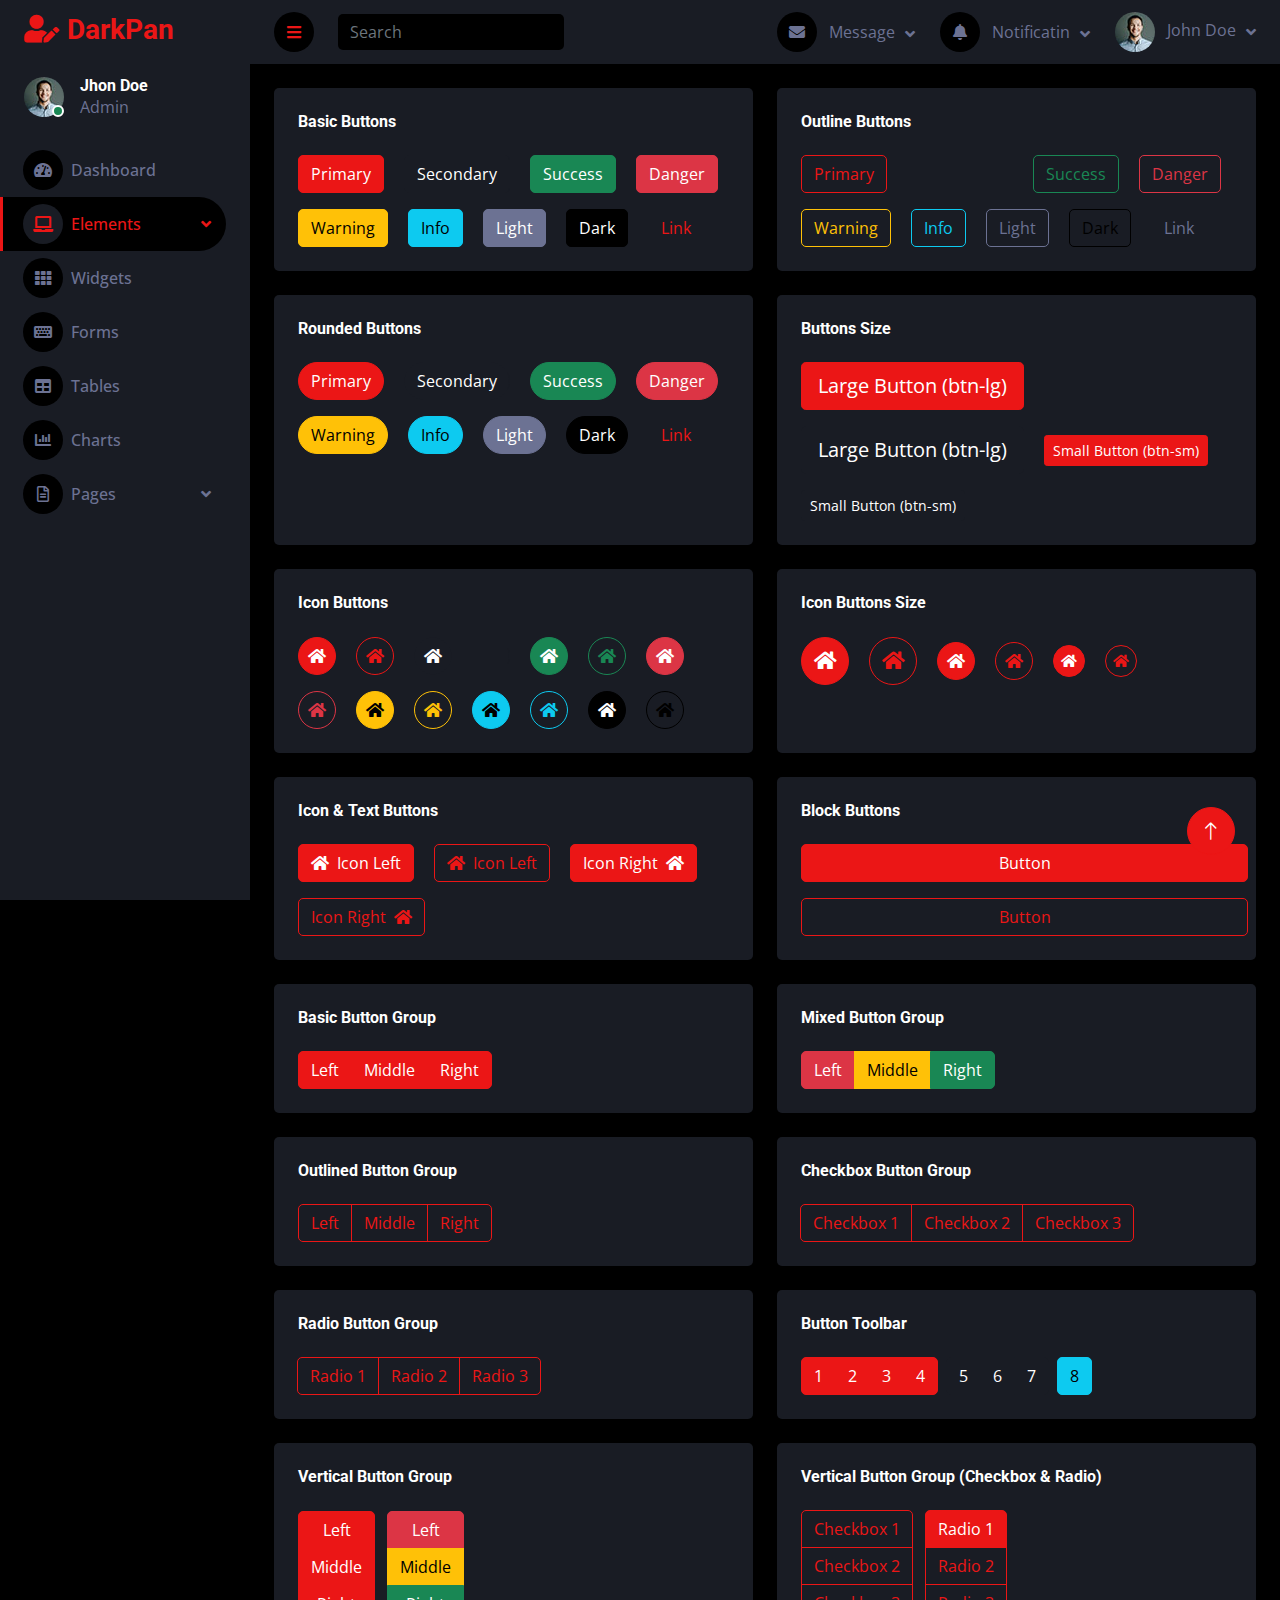
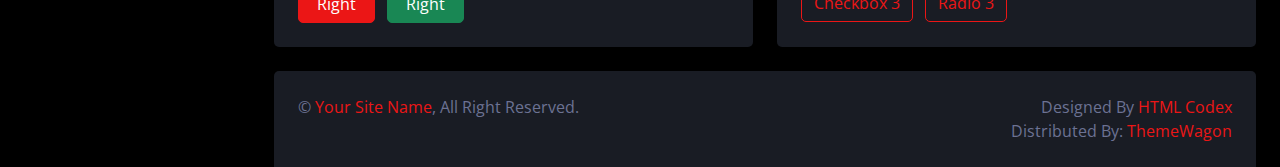
<file: Pages/Admin/button.html>
<!DOCTYPE html>
<html lang="en">

<head>
    <meta charset="utf-8">
    <title>DarkPan - Bootstrap 5 Admin Template</title>
    <meta content="width=device-width, initial-scale=1.0" name="viewport">
    <meta content="" name="keywords">
    <meta content="" name="description">

    <!-- Favicon -->
    <link href="img/favicon.ico" rel="icon">

    <!-- Google Web Fonts -->
    <link rel="preconnect" href="https://fonts.googleapis.com">
    <link rel="preconnect" href="https://fonts.gstatic.com" crossorigin>
    <link href="https://fonts.googleapis.com/css2?family=Open+Sans:wght@400;600&family=Roboto:wght@500;700&display=swap" rel="stylesheet"> 
    
    <!-- Icon Font Stylesheet -->
    <link href="https://cdnjs.cloudflare.com/ajax/libs/font-awesome/5.10.0/css/all.min.css" rel="stylesheet">
    <link href="https://cdn.jsdelivr.net/npm/bootstrap-icons@1.4.1/font/bootstrap-icons.css" rel="stylesheet">

    <!-- Libraries Stylesheet -->
    <link href="lib/owlcarousel/assets/owl.carousel.min.css" rel="stylesheet">
    <link href="lib/tempusdominus/css/tempusdominus-bootstrap-4.min.css" rel="stylesheet" />

    <!-- Customized Bootstrap Stylesheet -->
    <link href="css/bootstrap.min.css" rel="stylesheet">

    <!-- Template Stylesheet -->
    <link href="css/style.css" rel="stylesheet">
</head>

<body>
    <div class="container-fluid position-relative d-flex p-0">
        <!-- Spinner Start -->
        <div id="spinner" class="show bg-dark position-fixed translate-middle w-100 vh-100 top-50 start-50 d-flex align-items-center justify-content-center">
            <div class="spinner-border text-primary" style="width: 3rem; height: 3rem;" role="status">
                <span class="sr-only">Loading...</span>
            </div>
        </div>
        <!-- Spinner End -->


        <!-- Sidebar Start -->
        <div class="sidebar pe-4 pb-3">
            <nav class="navbar bg-secondary navbar-dark">
                <a href="index.html" class="navbar-brand mx-4 mb-3">
                    <h3 class="text-primary"><i class="fa fa-user-edit me-2"></i>DarkPan</h3>
                </a>
                <div class="d-flex align-items-center ms-4 mb-4">
                    <div class="position-relative">
                        <img class="rounded-circle" src="img/user.jpg" alt="" style="width: 40px; height: 40px;">
                        <div class="bg-success rounded-circle border border-2 border-white position-absolute end-0 bottom-0 p-1"></div>
                    </div>
                    <div class="ms-3">
                        <h6 class="mb-0">Jhon Doe</h6>
                        <span>Admin</span>
                    </div>
                </div>
                <div class="navbar-nav w-100">
                    <a href="index.html" class="nav-item nav-link"><i class="fa fa-tachometer-alt me-2"></i>Dashboard</a>
                    <div class="nav-item dropdown">
                        <a href="#" class="nav-link dropdown-toggle active" data-bs-toggle="dropdown"><i class="fa fa-laptop me-2"></i>Elements</a>
                        <div class="dropdown-menu bg-transparent border-0">
                            <a href="button.html" class="dropdown-item active">Buttons</a>
                            <a href="typography.html" class="dropdown-item">Typography</a>
                            <a href="element.html" class="dropdown-item">Other Elements</a>
                        </div>
                    </div>
                    <a href="widget.html" class="nav-item nav-link"><i class="fa fa-th me-2"></i>Widgets</a>
                    <a href="form.html" class="nav-item nav-link"><i class="fa fa-keyboard me-2"></i>Forms</a>
                    <a href="table.html" class="nav-item nav-link"><i class="fa fa-table me-2"></i>Tables</a>
                    <a href="chart.html" class="nav-item nav-link"><i class="fa fa-chart-bar me-2"></i>Charts</a>
                    <div class="nav-item dropdown">
                        <a href="#" class="nav-link dropdown-toggle" data-bs-toggle="dropdown"><i class="far fa-file-alt me-2"></i>Pages</a>
                        <div class="dropdown-menu bg-transparent border-0">
                            <a href="signin.html" class="dropdown-item">Sign In</a>
                            <a href="signup.html" class="dropdown-item">Sign Up</a>
                            <a href="404.html" class="dropdown-item">404 Error</a>
                            <a href="blank.html" class="dropdown-item">Blank Page</a>
                        </div>
                    </div>
                </div>
            </nav>
        </div>
        <!-- Sidebar End -->


        <!-- Content Start -->
        <div class="content">
            <!-- Navbar Start -->
            <nav class="navbar navbar-expand bg-secondary navbar-dark sticky-top px-4 py-0">
                <a href="index.html" class="navbar-brand d-flex d-lg-none me-4">
                    <h2 class="text-primary mb-0"><i class="fa fa-user-edit"></i></h2>
                </a>
                <a href="#" class="sidebar-toggler flex-shrink-0">
                    <i class="fa fa-bars"></i>
                </a>
                <form class="d-none d-md-flex ms-4">
                    <input class="form-control bg-dark border-0" type="search" placeholder="Search">
                </form>
                <div class="navbar-nav align-items-center ms-auto">
                    <div class="nav-item dropdown">
                        <a href="#" class="nav-link dropdown-toggle" data-bs-toggle="dropdown">
                            <i class="fa fa-envelope me-lg-2"></i>
                            <span class="d-none d-lg-inline-flex">Message</span>
                        </a>
                        <div class="dropdown-menu dropdown-menu-end bg-secondary border-0 rounded-0 rounded-bottom m-0">
                            <a href="#" class="dropdown-item">
                                <div class="d-flex align-items-center">
                                    <img class="rounded-circle" src="img/user.jpg" alt="" style="width: 40px; height: 40px;">
                                    <div class="ms-2">
                                        <h6 class="fw-normal mb-0">Jhon send you a message</h6>
                                        <small>15 minutes ago</small>
                                    </div>
                                </div>
                            </a>
                            <hr class="dropdown-divider">
                            <a href="#" class="dropdown-item">
                                <div class="d-flex align-items-center">
                                    <img class="rounded-circle" src="img/user.jpg" alt="" style="width: 40px; height: 40px;">
                                    <div class="ms-2">
                                        <h6 class="fw-normal mb-0">Jhon send you a message</h6>
                                        <small>15 minutes ago</small>
                                    </div>
                                </div>
                            </a>
                            <hr class="dropdown-divider">
                            <a href="#" class="dropdown-item">
                                <div class="d-flex align-items-center">
                                    <img class="rounded-circle" src="img/user.jpg" alt="" style="width: 40px; height: 40px;">
                                    <div class="ms-2">
                                        <h6 class="fw-normal mb-0">Jhon send you a message</h6>
                                        <small>15 minutes ago</small>
                                    </div>
                                </div>
                            </a>
                            <hr class="dropdown-divider">
                            <a href="#" class="dropdown-item text-center">See all message</a>
                        </div>
                    </div>
                    <div class="nav-item dropdown">
                        <a href="#" class="nav-link dropdown-toggle" data-bs-toggle="dropdown">
                            <i class="fa fa-bell me-lg-2"></i>
                            <span class="d-none d-lg-inline-flex">Notificatin</span>
                        </a>
                        <div class="dropdown-menu dropdown-menu-end bg-secondary border-0 rounded-0 rounded-bottom m-0">
                            <a href="#" class="dropdown-item">
                                <h6 class="fw-normal mb-0">Profile updated</h6>
                                <small>15 minutes ago</small>
                            </a>
                            <hr class="dropdown-divider">
                            <a href="#" class="dropdown-item">
                                <h6 class="fw-normal mb-0">New user added</h6>
                                <small>15 minutes ago</small>
                            </a>
                            <hr class="dropdown-divider">
                            <a href="#" class="dropdown-item">
                                <h6 class="fw-normal mb-0">Password changed</h6>
                                <small>15 minutes ago</small>
                            </a>
                            <hr class="dropdown-divider">
                            <a href="#" class="dropdown-item text-center">See all notifications</a>
                        </div>
                    </div>
                    <div class="nav-item dropdown">
                        <a href="#" class="nav-link dropdown-toggle" data-bs-toggle="dropdown">
                            <img class="rounded-circle me-lg-2" src="img/user.jpg" alt="" style="width: 40px; height: 40px;">
                            <span class="d-none d-lg-inline-flex">John Doe</span>
                        </a>
                        <div class="dropdown-menu dropdown-menu-end bg-secondary border-0 rounded-0 rounded-bottom m-0">
                            <a href="#" class="dropdown-item">My Profile</a>
                            <a href="#" class="dropdown-item">Settings</a>
                            <a href="#" class="dropdown-item">Log Out</a>
                        </div>
                    </div>
                </div>
            </nav>
            <!-- Navbar End -->


            <!-- Button Start -->
            <div class="container-fluid pt-4 px-4">
                <div class="row g-4">
                    <div class="col-sm-12 col-xl-6">
                        <div class="bg-secondary rounded h-100 p-4">
                            <h6 class="mb-4">Basic Buttons</h6>
                            <div class="m-n2">
                                <button type="button" class="btn btn-primary m-2">Primary</button>
                                <button type="button" class="btn btn-secondary m-2">Secondary</button>
                                <button type="button" class="btn btn-success m-2">Success</button>
                                <button type="button" class="btn btn-danger m-2">Danger</button>
                                <button type="button" class="btn btn-warning m-2">Warning</button>
                                <button type="button" class="btn btn-info m-2">Info</button>
                                <button type="button" class="btn btn-light m-2">Light</button>
                                <button type="button" class="btn btn-dark m-2">Dark</button>
                                <button type="button" class="btn btn-link m-2">Link</button>
                            </div>
                        </div>
                    </div>
                    <div class="col-sm-12 col-xl-6">
                        <div class="bg-secondary rounded h-100 p-4">
                            <h6 class="mb-4">Outline Buttons</h6>
                            <div class="m-n2">
                                <button type="button" class="btn btn-outline-primary m-2">Primary</button>
                                <button type="button" class="btn btn-outline-secondary m-2">Secondary</button>
                                <button type="button" class="btn btn-outline-success m-2">Success</button>
                                <button type="button" class="btn btn-outline-danger m-2">Danger</button>
                                <button type="button" class="btn btn-outline-warning m-2">Warning</button>
                                <button type="button" class="btn btn-outline-info m-2">Info</button>
                                <button type="button" class="btn btn-outline-light m-2">Light</button>
                                <button type="button" class="btn btn-outline-dark m-2">Dark</button>
                                <button type="button" class="btn btn-outline-link m-2">Link</button>
                            </div>
                        </div>
                    </div>
                    <div class="col-sm-12 col-xl-6">
                        <div class="bg-secondary rounded h-100 p-4">
                            <h6 class="mb-4">Rounded Buttons</h6>
                            <div class="m-n2">
                                <button type="button" class="btn btn-primary rounded-pill m-2">Primary</button>
                                <button type="button" class="btn btn-secondary rounded-pill m-2">Secondary</button>
                                <button type="button" class="btn btn-success rounded-pill m-2">Success</button>
                                <button type="button" class="btn btn-danger rounded-pill m-2">Danger</button>
                                <button type="button" class="btn btn-warning rounded-pill m-2">Warning</button>
                                <button type="button" class="btn btn-info rounded-pill m-2">Info</button>
                                <button type="button" class="btn btn-light rounded-pill m-2">Light</button>
                                <button type="button" class="btn btn-dark rounded-pill m-2">Dark</button>
                                <button type="button" class="btn btn-link rounded-pill m-2">Link</button>
                            </div>
                        </div>
                    </div>
                    <div class="col-sm-12 col-xl-6">
                        <div class="bg-secondary rounded h-100 p-4">
                            <h6 class="mb-4">Buttons Size</h6>
                            <div class="m-n2">
                                <button type="button" class="btn btn-lg btn-primary m-2">Large Button (btn-lg)</button>
                                <button type="button" class="btn btn-lg btn-secondary m-2">Large Button (btn-lg)</button>
                                <button type="button" class="btn btn-sm btn-primary m-2">Small Button (btn-sm)</button>
                                <button type="button" class="btn btn-sm btn-secondary m-2">Small Button (btn-sm)</button>
                            </div>
                        </div>
                    </div>
                    <div class="col-sm-12 col-xl-6">
                        <div class="bg-secondary rounded h-100 p-4">
                            <h6 class="mb-4">Icon Buttons</h6>
                            <div class="m-n2">
                                <button type="button" class="btn btn-square btn-primary m-2"><i class="fa fa-home"></i></button>
                                <button type="button" class="btn btn-square btn-outline-primary m-2"><i class="fa fa-home"></i></button>
                                <button type="button" class="btn btn-square btn-secondary m-2"><i class="fa fa-home"></i></button>
                                <button type="button" class="btn btn-square btn-outline-secondary m-2"><i class="fa fa-home"></i></button>
                                <button type="button" class="btn btn-square btn-success m-2"><i class="fa fa-home"></i></button>
                                <button type="button" class="btn btn-square btn-outline-success m-2"><i class="fa fa-home"></i></button>
                                <button type="button" class="btn btn-square btn-danger m-2"><i class="fa fa-home"></i></button>
                                <button type="button" class="btn btn-square btn-outline-danger m-2"><i class="fa fa-home"></i></button>
                                <button type="button" class="btn btn-square btn-warning m-2"><i class="fa fa-home"></i></button>
                                <button type="button" class="btn btn-square btn-outline-warning m-2"><i class="fa fa-home"></i></button>
                                <button type="button" class="btn btn-square btn-info m-2"><i class="fa fa-home"></i></button>
                                <button type="button" class="btn btn-square btn-outline-info m-2"><i class="fa fa-home"></i></button>
                                <button type="button" class="btn btn-square btn-dark m-2"><i class="fa fa-home"></i></button>
                                <button type="button" class="btn btn-square btn-outline-dark m-2"><i class="fa fa-home"></i></button>
                            </div>
                        </div>
                    </div>
                    <div class="col-sm-12 col-xl-6">
                        <div class="bg-secondary rounded h-100 p-4">
                            <h6 class="mb-4">Icon Buttons Size</h6>
                            <div class="m-n2">
                                <button type="button" class="btn btn-lg btn-lg-square btn-primary m-2"><i class="fa fa-home"></i></button>
                                <button type="button" class="btn btn-lg btn-lg-square btn-outline-primary m-2"><i class="fa fa-home"></i></button>
                                <button type="button" class="btn btn-square btn-primary m-2"><i class="fa fa-home"></i></button>
                                <button type="button" class="btn btn-square btn-outline-primary m-2"><i class="fa fa-home"></i></button>
                                <button type="button" class="btn btn-sm btn-sm-square btn-primary m-2"><i class="fa fa-home"></i></button>
                                <button type="button" class="btn btn-sm btn-sm-square btn-outline-primary m-2"><i class="fa fa-home"></i></button>
                            </div>
                        </div>
                    </div>
                    <div class="col-sm-12 col-xl-6">
                        <div class="bg-secondary rounded h-100 p-4">
                            <h6 class="mb-4">Icon & Text Buttons</h6>
                            <div class="m-n2">
                                <button type="button" class="btn btn-primary m-2"><i class="fa fa-home me-2"></i>Icon Left</button>
                                <button type="button" class="btn btn-outline-primary m-2"><i class="fa fa-home me-2"></i>Icon Left</button>
                                <button type="button" class="btn btn-primary m-2">Icon Right<i class="fa fa-home ms-2"></i></button>
                                <button type="button" class="btn btn-outline-primary m-2">Icon Right<i class="fa fa-home ms-2"></i></button>
                            </div>
                        </div>
                    </div>
                    <div class="col-sm-12 col-xl-6">
                        <div class="bg-secondary rounded h-100 p-4">
                            <h6 class="mb-4">Block Buttons</h6>
                            <div class="m-n2">
                                <button class="btn btn-primary w-100 m-2" type="button">Button</button>
                                <button class="btn btn-outline-primary w-100 m-2" type="button">Button</button>
                            </div>
                        </div>
                    </div>
                    <div class="col-sm-12 col-xl-6">
                        <div class="bg-secondary rounded h-100 p-4">
                            <h6 class="mb-4">Basic Button Group</h6>
                            <div class="btn-group" role="group">
                                <button type="button" class="btn btn-primary">Left</button>
                                <button type="button" class="btn btn-primary">Middle</button>
                                <button type="button" class="btn btn-primary">Right</button>
                            </div>
                        </div>
                    </div>
                    <div class="col-sm-12 col-xl-6">
                        <div class="bg-secondary rounded h-100 p-4">
                            <h6 class="mb-4">Mixed Button Group</h6>
                            <div class="btn-group" role="group">
                                <button type="button" class="btn btn-danger">Left</button>
                                <button type="button" class="btn btn-warning">Middle</button>
                                <button type="button" class="btn btn-success">Right</button>
                            </div>
                        </div>
                    </div>
                    <div class="col-sm-12 col-xl-6">
                        <div class="bg-secondary rounded h-100 p-4">
                            <h6 class="mb-4">Outlined Button Group</h6>
                            <div class="btn-group" role="group">
                                <button type="button" class="btn btn-outline-primary">Left</button>
                                <button type="button" class="btn btn-outline-primary">Middle</button>
                                <button type="button" class="btn btn-outline-primary">Right</button>
                            </div>
                        </div>
                    </div>
                    <div class="col-sm-12 col-xl-6">
                        <div class="bg-secondary rounded h-100 p-4">
                            <h6 class="mb-4">Checkbox Button Group</h6>
                            <div class="btn-group" role="group">
                                <input type="checkbox" class="btn-check" id="btncheck1" autocomplete="off">
                                <label class="btn btn-outline-primary" for="btncheck1">Checkbox 1</label>

                                <input type="checkbox" class="btn-check" id="btncheck2" autocomplete="off">
                                <label class="btn btn-outline-primary" for="btncheck2">Checkbox 2</label>

                                <input type="checkbox" class="btn-check" id="btncheck3" autocomplete="off">
                                <label class="btn btn-outline-primary" for="btncheck3">Checkbox 3</label>
                            </div>
                        </div>
                    </div>
                    <div class="col-sm-12 col-xl-6">
                        <div class="bg-secondary rounded h-100 p-4">
                            <h6 class="mb-4">Radio Button Group</h6>
                            <div class="btn-group" role="group">
                                <input type="radio" class="btn-check" name="btnradio" id="btnradio1" autocomplete="off"
                                    checked>
                                <label class="btn btn-outline-primary" for="btnradio1">Radio 1</label>

                                <input type="radio" class="btn-check" name="btnradio" id="btnradio2" autocomplete="off">
                                <label class="btn btn-outline-primary" for="btnradio2">Radio 2</label>

                                <input type="radio" class="btn-check" name="btnradio" id="btnradio3" autocomplete="off">
                                <label class="btn btn-outline-primary" for="btnradio3">Radio 3</label>
                            </div>
                        </div>
                    </div>
                    <div class="col-sm-12 col-xl-6">
                        <div class="bg-secondary rounded h-100 p-4">
                            <h6 class="mb-4">Button Toolbar</h6>
                            <div class="btn-toolbar" role="toolbar">
                                <div class="btn-group me-2" role="group" aria-label="First group">
                                    <button type="button" class="btn btn-primary">1</button>
                                    <button type="button" class="btn btn-primary">2</button>
                                    <button type="button" class="btn btn-primary">3</button>
                                    <button type="button" class="btn btn-primary">4</button>
                                </div>
                                <div class="btn-group me-2" role="group" aria-label="Second group">
                                    <button type="button" class="btn btn-secondary">5</button>
                                    <button type="button" class="btn btn-secondary">6</button>
                                    <button type="button" class="btn btn-secondary">7</button>
                                </div>
                                <div class="btn-group" role="group" aria-label="Third group">
                                    <button type="button" class="btn btn-info">8</button>
                                </div>
                            </div>
                        </div>
                    </div>
                    <div class="col-sm-12 col-xl-6">
                        <div class="bg-secondary rounded h-100 p-4">
                            <h6 class="mb-4">Vertical Button Group</h6>
                            <div class="btn-group-vertical me-2" role="group">
                                <button type="button" class="btn btn-primary">Left</button>
                                <button type="button" class="btn btn-primary">Middle</button>
                                <button type="button" class="btn btn-primary">Right</button>
                            </div>
                            <div class="btn-group-vertical" role="group">
                                <button type="button" class="btn btn-danger">Left</button>
                                <button type="button" class="btn btn-warning">Middle</button>
                                <button type="button" class="btn btn-success">Right</button>
                            </div>
                        </div>
                    </div>
                    <div class="col-sm-12 col-xl-6">
                        <div class="bg-secondary rounded h-100 p-4">
                            <h6 class="mb-4">Vertical Button Group (Checkbox & Radio)</h6>
                            <div class="btn-group-vertical me-2" role="group">
                                <input type="checkbox" class="btn-check" id="btncheck1" autocomplete="off">
                                <label class="btn btn-outline-primary" for="btncheck1">Checkbox 1</label>

                                <input type="checkbox" class="btn-check" id="btncheck2" autocomplete="off">
                                <label class="btn btn-outline-primary" for="btncheck2">Checkbox 2</label>

                                <input type="checkbox" class="btn-check" id="btncheck3" autocomplete="off">
                                <label class="btn btn-outline-primary" for="btncheck3">Checkbox 3</label>
                            </div>
                            <div class="btn-group-vertical" role="group">
                                <input type="radio" class="btn-check" name="btnradio" id="btnradio1" autocomplete="off"
                                    checked>
                                <label class="btn btn-outline-primary" for="btnradio1">Radio 1</label>

                                <input type="radio" class="btn-check" name="btnradio" id="btnradio2" autocomplete="off">
                                <label class="btn btn-outline-primary" for="btnradio2">Radio 2</label>

                                <input type="radio" class="btn-check" name="btnradio" id="btnradio3" autocomplete="off">
                                <label class="btn btn-outline-primary" for="btnradio3">Radio 3</label>
                            </div>
                        </div>
                    </div>
                </div>
            </div>
            <!-- Button End -->


            <!-- Footer Start -->
            <div class="container-fluid pt-4 px-4">
                <div class="bg-secondary rounded-top p-4">
                    <div class="row">
                        <div class="col-12 col-sm-6 text-center text-sm-start">
                            &copy; <a href="#">Your Site Name</a>, All Right Reserved. 
                        </div>
                        <div class="col-12 col-sm-6 text-center text-sm-end">
                            <!--/*** This template is free as long as you keep the footer author’s credit link/attribution link/backlink. If you'd like to use the template without the footer author’s credit link/attribution link/backlink, you can purchase the Credit Removal License from "https://htmlcodex.com/credit-removal". Thank you for your support. ***/-->
                            Designed By <a href="https://htmlcodex.com">HTML Codex</a>
                            <br>Distributed By: <a href="https://themewagon.com" target="_blank">ThemeWagon</a>
                        </div>
                    </div>
                </div>
            </div>
            <!-- Footer End -->
        </div>
        <!-- Content End -->


        <!-- Back to Top -->
        <a href="#" class="btn btn-lg btn-primary btn-lg-square back-to-top"><i class="bi bi-arrow-up"></i></a>
    </div>

    <!-- JavaScript Libraries -->
    <script src="https://code.jquery.com/jquery-3.4.1.min.js"></script>
    <script src="https://cdn.jsdelivr.net/npm/bootstrap@5.0.0/dist/js/bootstrap.bundle.min.js"></script>
    <script src="lib/chart/chart.min.js"></script>
    <script src="lib/easing/easing.min.js"></script>
    <script src="lib/waypoints/waypoints.min.js"></script>
    <script src="lib/owlcarousel/owl.carousel.min.js"></script>
    <script src="lib/tempusdominus/js/moment.min.js"></script>
    <script src="lib/tempusdominus/js/moment-timezone.min.js"></script>
    <script src="lib/tempusdominus/js/tempusdominus-bootstrap-4.min.js"></script>

    <!-- Template Javascript -->
    <script src="js/main.js"></script>
</body>

</html>
</file>
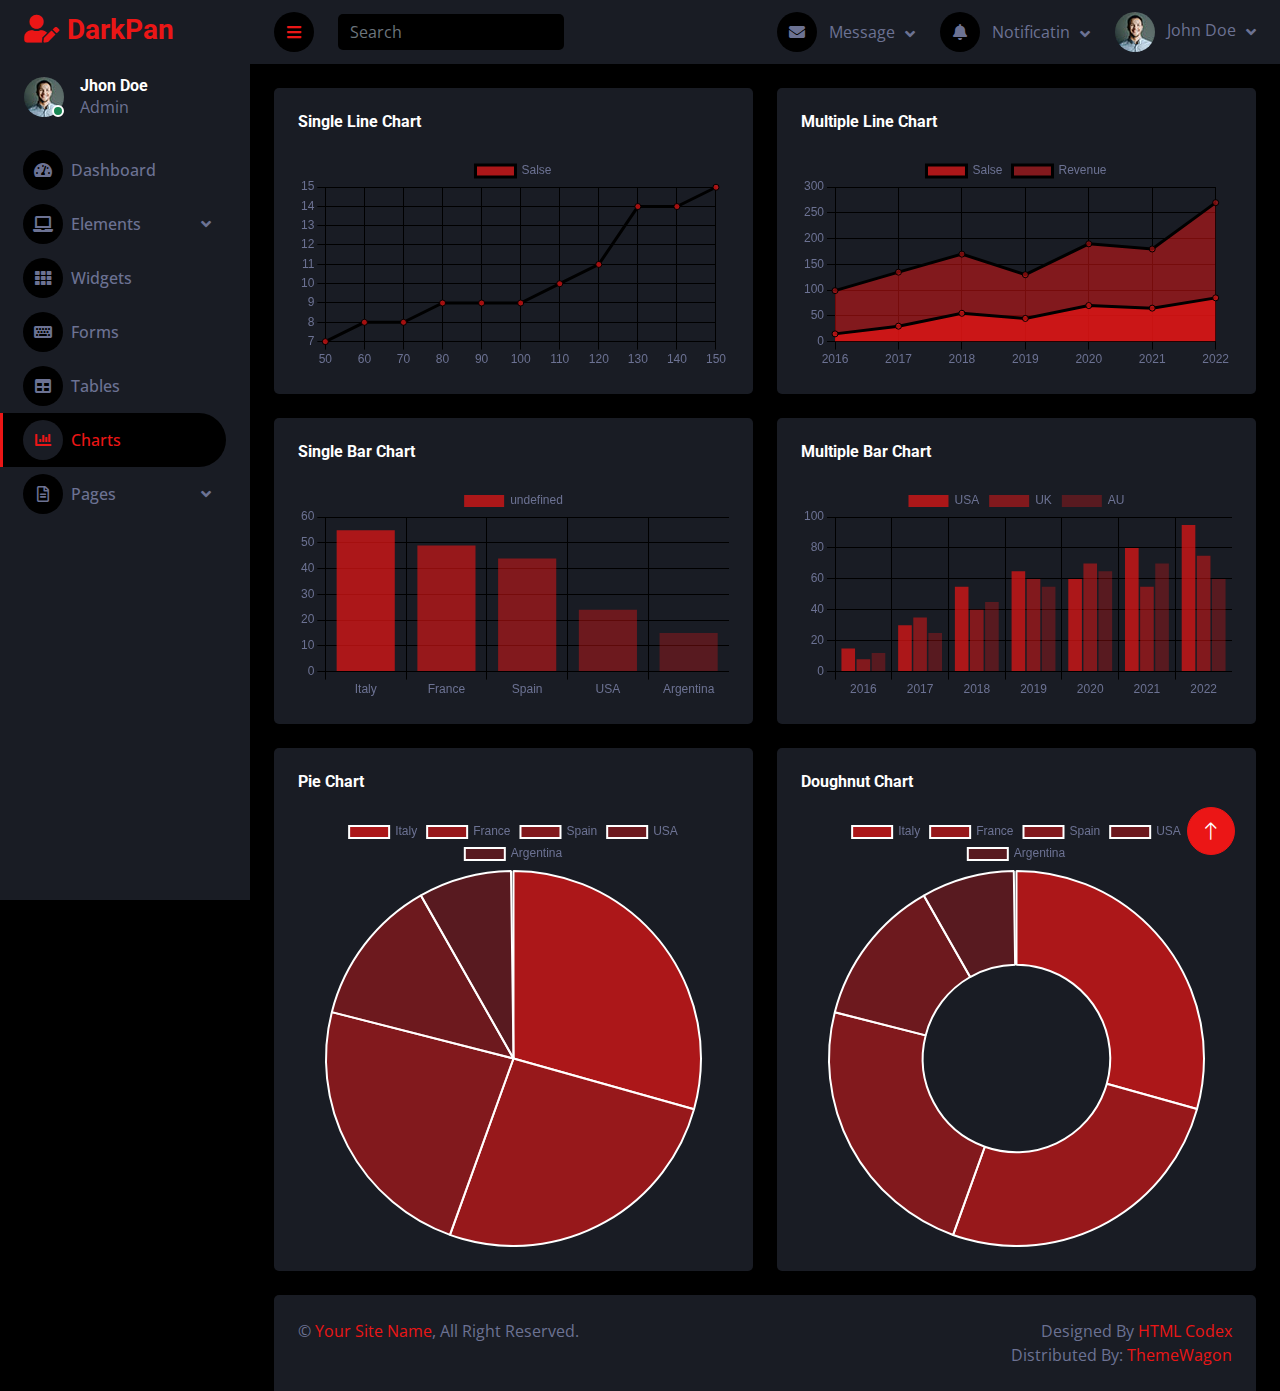
<file: Pages/Admin/chart.html>
<!DOCTYPE html>
<html lang="en">

<head>
    <meta charset="utf-8">
    <title>DarkPan - Bootstrap 5 Admin Template</title>
    <meta content="width=device-width, initial-scale=1.0" name="viewport">
    <meta content="" name="keywords">
    <meta content="" name="description">

    <!-- Favicon -->
    <link href="img/favicon.ico" rel="icon">

    <!-- Google Web Fonts -->
    <link rel="preconnect" href="https://fonts.googleapis.com">
    <link rel="preconnect" href="https://fonts.gstatic.com" crossorigin>
    <link href="https://fonts.googleapis.com/css2?family=Open+Sans:wght@400;600&family=Roboto:wght@500;700&display=swap" rel="stylesheet"> 
    
    <!-- Icon Font Stylesheet -->
    <link href="https://cdnjs.cloudflare.com/ajax/libs/font-awesome/5.10.0/css/all.min.css" rel="stylesheet">
    <link href="https://cdn.jsdelivr.net/npm/bootstrap-icons@1.4.1/font/bootstrap-icons.css" rel="stylesheet">

    <!-- Libraries Stylesheet -->
    <link href="lib/owlcarousel/assets/owl.carousel.min.css" rel="stylesheet">
    <link href="lib/tempusdominus/css/tempusdominus-bootstrap-4.min.css" rel="stylesheet" />

    <!-- Customized Bootstrap Stylesheet -->
    <link href="css/bootstrap.min.css" rel="stylesheet">

    <!-- Template Stylesheet -->
    <link href="css/style.css" rel="stylesheet">
</head>

<body>
    <div class="container-fluid position-relative d-flex p-0">
        <!-- Spinner Start -->
        <div id="spinner" class="show bg-dark position-fixed translate-middle w-100 vh-100 top-50 start-50 d-flex align-items-center justify-content-center">
            <div class="spinner-border text-primary" style="width: 3rem; height: 3rem;" role="status">
                <span class="sr-only">Loading...</span>
            </div>
        </div>
        <!-- Spinner End -->


        <!-- Sidebar Start -->
        <div class="sidebar pe-4 pb-3">
            <nav class="navbar bg-secondary navbar-dark">
                <a href="index.html" class="navbar-brand mx-4 mb-3">
                    <h3 class="text-primary"><i class="fa fa-user-edit me-2"></i>DarkPan</h3>
                </a>
                <div class="d-flex align-items-center ms-4 mb-4">
                    <div class="position-relative">
                        <img class="rounded-circle" src="img/user.jpg" alt="" style="width: 40px; height: 40px;">
                        <div class="bg-success rounded-circle border border-2 border-white position-absolute end-0 bottom-0 p-1"></div>
                    </div>
                    <div class="ms-3">
                        <h6 class="mb-0">Jhon Doe</h6>
                        <span>Admin</span>
                    </div>
                </div>
                <div class="navbar-nav w-100">
                    <a href="index.html" class="nav-item nav-link"><i class="fa fa-tachometer-alt me-2"></i>Dashboard</a>
                    <div class="nav-item dropdown">
                        <a href="#" class="nav-link dropdown-toggle" data-bs-toggle="dropdown"><i class="fa fa-laptop me-2"></i>Elements</a>
                        <div class="dropdown-menu bg-transparent border-0">
                            <a href="button.html" class="dropdown-item">Buttons</a>
                            <a href="typography.html" class="dropdown-item">Typography</a>
                            <a href="element.html" class="dropdown-item">Other Elements</a>
                        </div>
                    </div>
                    <a href="widget.html" class="nav-item nav-link"><i class="fa fa-th me-2"></i>Widgets</a>
                    <a href="form.html" class="nav-item nav-link"><i class="fa fa-keyboard me-2"></i>Forms</a>
                    <a href="table.html" class="nav-item nav-link"><i class="fa fa-table me-2"></i>Tables</a>
                    <a href="chart.html" class="nav-item nav-link active"><i class="fa fa-chart-bar me-2"></i>Charts</a>
                    <div class="nav-item dropdown">
                        <a href="#" class="nav-link dropdown-toggle" data-bs-toggle="dropdown"><i class="far fa-file-alt me-2"></i>Pages</a>
                        <div class="dropdown-menu bg-transparent border-0">
                            <a href="signin.html" class="dropdown-item">Sign In</a>
                            <a href="signup.html" class="dropdown-item">Sign Up</a>
                            <a href="404.html" class="dropdown-item">404 Error</a>
                            <a href="blank.html" class="dropdown-item">Blank Page</a>
                        </div>
                    </div>
                </div>
            </nav>
        </div>
        <!-- Sidebar End -->


        <!-- Content Start -->
        <div class="content">
            <!-- Navbar Start -->
            <nav class="navbar navbar-expand bg-secondary navbar-dark sticky-top px-4 py-0">
                <a href="index.html" class="navbar-brand d-flex d-lg-none me-4">
                    <h2 class="text-primary mb-0"><i class="fa fa-user-edit"></i></h2>
                </a>
                <a href="#" class="sidebar-toggler flex-shrink-0">
                    <i class="fa fa-bars"></i>
                </a>
                <form class="d-none d-md-flex ms-4">
                    <input class="form-control bg-dark border-0" type="search" placeholder="Search">
                </form>
                <div class="navbar-nav align-items-center ms-auto">
                    <div class="nav-item dropdown">
                        <a href="#" class="nav-link dropdown-toggle" data-bs-toggle="dropdown">
                            <i class="fa fa-envelope me-lg-2"></i>
                            <span class="d-none d-lg-inline-flex">Message</span>
                        </a>
                        <div class="dropdown-menu dropdown-menu-end bg-secondary border-0 rounded-0 rounded-bottom m-0">
                            <a href="#" class="dropdown-item">
                                <div class="d-flex align-items-center">
                                    <img class="rounded-circle" src="img/user.jpg" alt="" style="width: 40px; height: 40px;">
                                    <div class="ms-2">
                                        <h6 class="fw-normal mb-0">Jhon send you a message</h6>
                                        <small>15 minutes ago</small>
                                    </div>
                                </div>
                            </a>
                            <hr class="dropdown-divider">
                            <a href="#" class="dropdown-item">
                                <div class="d-flex align-items-center">
                                    <img class="rounded-circle" src="img/user.jpg" alt="" style="width: 40px; height: 40px;">
                                    <div class="ms-2">
                                        <h6 class="fw-normal mb-0">Jhon send you a message</h6>
                                        <small>15 minutes ago</small>
                                    </div>
                                </div>
                            </a>
                            <hr class="dropdown-divider">
                            <a href="#" class="dropdown-item">
                                <div class="d-flex align-items-center">
                                    <img class="rounded-circle" src="img/user.jpg" alt="" style="width: 40px; height: 40px;">
                                    <div class="ms-2">
                                        <h6 class="fw-normal mb-0">Jhon send you a message</h6>
                                        <small>15 minutes ago</small>
                                    </div>
                                </div>
                            </a>
                            <hr class="dropdown-divider">
                            <a href="#" class="dropdown-item text-center">See all message</a>
                        </div>
                    </div>
                    <div class="nav-item dropdown">
                        <a href="#" class="nav-link dropdown-toggle" data-bs-toggle="dropdown">
                            <i class="fa fa-bell me-lg-2"></i>
                            <span class="d-none d-lg-inline-flex">Notificatin</span>
                        </a>
                        <div class="dropdown-menu dropdown-menu-end bg-secondary border-0 rounded-0 rounded-bottom m-0">
                            <a href="#" class="dropdown-item">
                                <h6 class="fw-normal mb-0">Profile updated</h6>
                                <small>15 minutes ago</small>
                            </a>
                            <hr class="dropdown-divider">
                            <a href="#" class="dropdown-item">
                                <h6 class="fw-normal mb-0">New user added</h6>
                                <small>15 minutes ago</small>
                            </a>
                            <hr class="dropdown-divider">
                            <a href="#" class="dropdown-item">
                                <h6 class="fw-normal mb-0">Password changed</h6>
                                <small>15 minutes ago</small>
                            </a>
                            <hr class="dropdown-divider">
                            <a href="#" class="dropdown-item text-center">See all notifications</a>
                        </div>
                    </div>
                    <div class="nav-item dropdown">
                        <a href="#" class="nav-link dropdown-toggle" data-bs-toggle="dropdown">
                            <img class="rounded-circle me-lg-2" src="img/user.jpg" alt="" style="width: 40px; height: 40px;">
                            <span class="d-none d-lg-inline-flex">John Doe</span>
                        </a>
                        <div class="dropdown-menu dropdown-menu-end bg-secondary border-0 rounded-0 rounded-bottom m-0">
                            <a href="#" class="dropdown-item">My Profile</a>
                            <a href="#" class="dropdown-item">Settings</a>
                            <a href="#" class="dropdown-item">Log Out</a>
                        </div>
                    </div>
                </div>
            </nav>
            <!-- Navbar End -->


            <!-- Chart Start -->
            <div class="container-fluid pt-4 px-4">
                <div class="row g-4">
                    <div class="col-sm-12 col-xl-6">
                        <div class="bg-secondary rounded h-100 p-4">
                            <h6 class="mb-4">Single Line Chart</h6>
                            <canvas id="line-chart"></canvas>
                        </div>
                    </div>
                    <div class="col-sm-12 col-xl-6">
                        <div class="bg-secondary rounded h-100 p-4">
                            <h6 class="mb-4">Multiple Line Chart</h6>
                            <canvas id="salse-revenue"></canvas>
                        </div>
                    </div>
                    <div class="col-sm-12 col-xl-6">
                        <div class="bg-secondary rounded h-100 p-4">
                            <h6 class="mb-4">Single Bar Chart</h6>
                            <canvas id="bar-chart"></canvas>
                        </div>
                    </div>
                    <div class="col-sm-12 col-xl-6">
                        <div class="bg-secondary rounded h-100 p-4">
                            <h6 class="mb-4">Multiple Bar Chart</h6>
                            <canvas id="worldwide-sales"></canvas>
                        </div>
                    </div>
                    <div class="col-sm-12 col-xl-6">
                        <div class="bg-secondary rounded h-100 p-4">
                            <h6 class="mb-4">Pie Chart</h6>
                            <canvas id="pie-chart"></canvas>
                        </div>
                    </div>
                    <div class="col-sm-12 col-xl-6">
                        <div class="bg-secondary rounded h-100 p-4">
                            <h6 class="mb-4">Doughnut Chart</h6>
                            <canvas id="doughnut-chart"></canvas>
                        </div>
                    </div>
                </div>
            </div>
            <!-- Chart End -->


            <!-- Footer Start -->
            <div class="container-fluid pt-4 px-4">
                <div class="bg-secondary rounded-top p-4">
                    <div class="row">
                        <div class="col-12 col-sm-6 text-center text-sm-start">
                            &copy; <a href="#">Your Site Name</a>, All Right Reserved. 
                        </div>
                        <div class="col-12 col-sm-6 text-center text-sm-end">
                            <!--/*** This template is free as long as you keep the footer author’s credit link/attribution link/backlink. If you'd like to use the template without the footer author’s credit link/attribution link/backlink, you can purchase the Credit Removal License from "https://htmlcodex.com/credit-removal". Thank you for your support. ***/-->
                            Designed By <a href="https://htmlcodex.com">HTML Codex</a>
                            <br>Distributed By: <a href="https://themewagon.com" target="_blank">ThemeWagon</a>
                        </div>
                    </div>
                </div>
            </div>
            <!-- Footer End -->
        </div>
        <!-- Content End -->


        <!-- Back to Top -->
        <a href="#" class="btn btn-lg btn-primary btn-lg-square back-to-top"><i class="bi bi-arrow-up"></i></a>
    </div>

    <!-- JavaScript Libraries -->
    <script src="https://code.jquery.com/jquery-3.4.1.min.js"></script>
    <script src="https://cdn.jsdelivr.net/npm/bootstrap@5.0.0/dist/js/bootstrap.bundle.min.js"></script>
    <script src="lib/chart/chart.min.js"></script>
    <script src="lib/easing/easing.min.js"></script>
    <script src="lib/waypoints/waypoints.min.js"></script>
    <script src="lib/owlcarousel/owl.carousel.min.js"></script>
    <script src="lib/tempusdominus/js/moment.min.js"></script>
    <script src="lib/tempusdominus/js/moment-timezone.min.js"></script>
    <script src="lib/tempusdominus/js/tempusdominus-bootstrap-4.min.js"></script>

    <!-- Template Javascript -->
    <script src="js/main.js"></script>
</body>

</html>
</file>
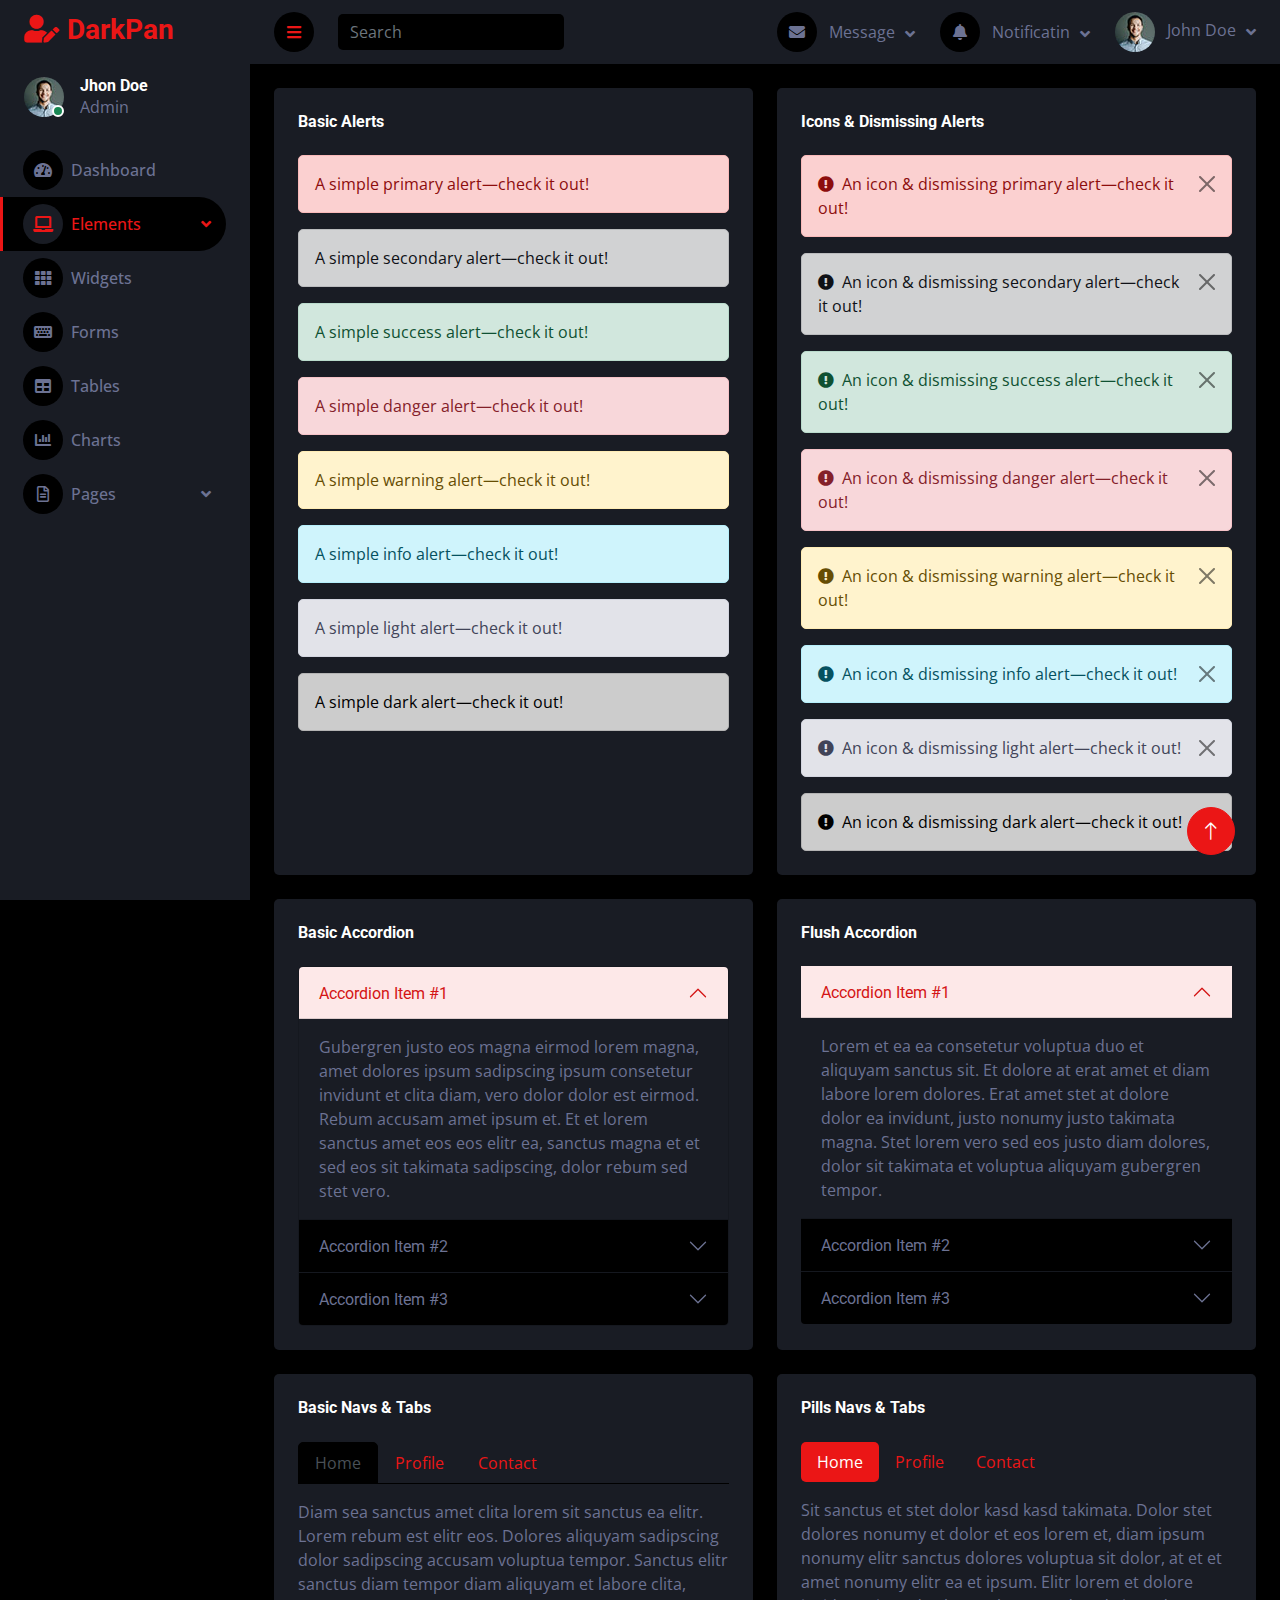
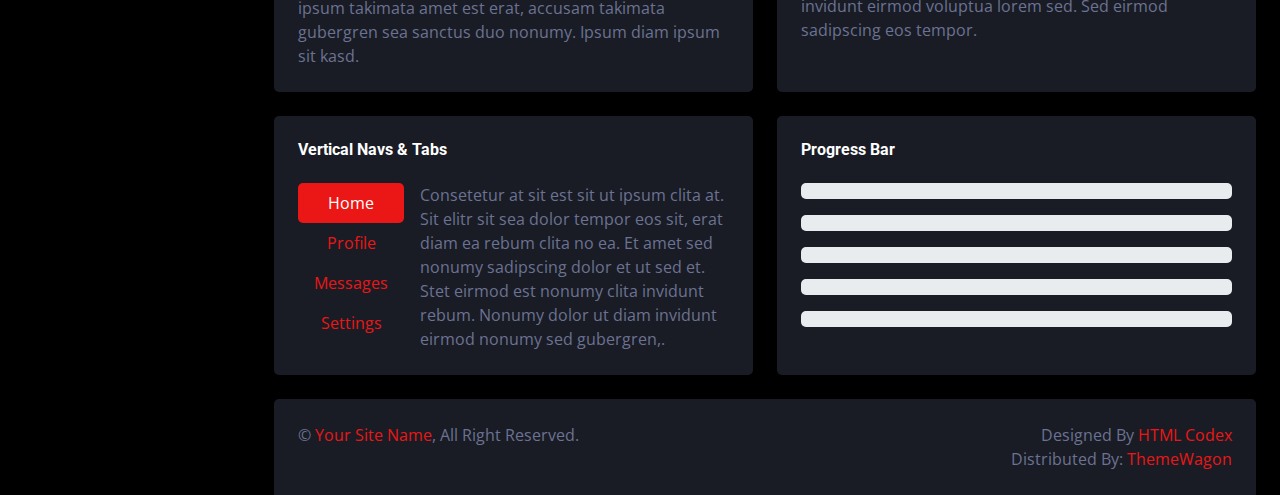
<file: Pages/Admin/element.html>
<!DOCTYPE html>
<html lang="en">

<head>
    <meta charset="utf-8">
    <title>DarkPan - Bootstrap 5 Admin Template</title>
    <meta content="width=device-width, initial-scale=1.0" name="viewport">
    <meta content="" name="keywords">
    <meta content="" name="description">

    <!-- Favicon -->
    <link href="img/favicon.ico" rel="icon">

    <!-- Google Web Fonts -->
    <link rel="preconnect" href="https://fonts.googleapis.com">
    <link rel="preconnect" href="https://fonts.gstatic.com" crossorigin>
    <link href="https://fonts.googleapis.com/css2?family=Open+Sans:wght@400;600&family=Roboto:wght@500;700&display=swap" rel="stylesheet"> 
    
    <!-- Icon Font Stylesheet -->
    <link href="https://cdnjs.cloudflare.com/ajax/libs/font-awesome/5.10.0/css/all.min.css" rel="stylesheet">
    <link href="https://cdn.jsdelivr.net/npm/bootstrap-icons@1.4.1/font/bootstrap-icons.css" rel="stylesheet">

    <!-- Libraries Stylesheet -->
    <link href="lib/owlcarousel/assets/owl.carousel.min.css" rel="stylesheet">
    <link href="lib/tempusdominus/css/tempusdominus-bootstrap-4.min.css" rel="stylesheet" />

    <!-- Customized Bootstrap Stylesheet -->
    <link href="css/bootstrap.min.css" rel="stylesheet">

    <!-- Template Stylesheet -->
    <link href="css/style.css" rel="stylesheet">
</head>

<body>
    <div class="container-fluid position-relative d-flex p-0">
        <!-- Spinner Start -->
        <div id="spinner" class="show bg-dark position-fixed translate-middle w-100 vh-100 top-50 start-50 d-flex align-items-center justify-content-center">
            <div class="spinner-border text-primary" style="width: 3rem; height: 3rem;" role="status">
                <span class="sr-only">Loading...</span>
            </div>
        </div>
        <!-- Spinner End -->


        <!-- Sidebar Start -->
        <div class="sidebar pe-4 pb-3">
            <nav class="navbar bg-secondary navbar-dark">
                <a href="index.html" class="navbar-brand mx-4 mb-3">
                    <h3 class="text-primary"><i class="fa fa-user-edit me-2"></i>DarkPan</h3>
                </a>
                <div class="d-flex align-items-center ms-4 mb-4">
                    <div class="position-relative">
                        <img class="rounded-circle" src="img/user.jpg" alt="" style="width: 40px; height: 40px;">
                        <div class="bg-success rounded-circle border border-2 border-white position-absolute end-0 bottom-0 p-1"></div>
                    </div>
                    <div class="ms-3">
                        <h6 class="mb-0">Jhon Doe</h6>
                        <span>Admin</span>
                    </div>
                </div>
                <div class="navbar-nav w-100">
                    <a href="index.html" class="nav-item nav-link"><i class="fa fa-tachometer-alt me-2"></i>Dashboard</a>
                    <div class="nav-item dropdown">
                        <a href="#" class="nav-link dropdown-toggle active" data-bs-toggle="dropdown"><i class="fa fa-laptop me-2"></i>Elements</a>
                        <div class="dropdown-menu bg-transparent border-0">
                            <a href="button.html" class="dropdown-item">Buttons</a>
                            <a href="typography.html" class="dropdown-item">Typography</a>
                            <a href="element.html" class="dropdown-item active">Other Elements</a>
                        </div>
                    </div>
                    <a href="widget.html" class="nav-item nav-link"><i class="fa fa-th me-2"></i>Widgets</a>
                    <a href="form.html" class="nav-item nav-link"><i class="fa fa-keyboard me-2"></i>Forms</a>
                    <a href="table.html" class="nav-item nav-link"><i class="fa fa-table me-2"></i>Tables</a>
                    <a href="chart.html" class="nav-item nav-link"><i class="fa fa-chart-bar me-2"></i>Charts</a>
                    <div class="nav-item dropdown">
                        <a href="#" class="nav-link dropdown-toggle" data-bs-toggle="dropdown"><i class="far fa-file-alt me-2"></i>Pages</a>
                        <div class="dropdown-menu bg-transparent border-0">
                            <a href="signin.html" class="dropdown-item">Sign In</a>
                            <a href="signup.html" class="dropdown-item">Sign Up</a>
                            <a href="404.html" class="dropdown-item">404 Error</a>
                            <a href="blank.html" class="dropdown-item">Blank Page</a>
                        </div>
                    </div>
                </div>
            </nav>
        </div>
        <!-- Sidebar End -->


        <!-- Content Start -->
        <div class="content">
            <!-- Navbar Start -->
            <nav class="navbar navbar-expand bg-secondary navbar-dark sticky-top px-4 py-0">
                <a href="index.html" class="navbar-brand d-flex d-lg-none me-4">
                    <h2 class="text-primary mb-0"><i class="fa fa-user-edit"></i></h2>
                </a>
                <a href="#" class="sidebar-toggler flex-shrink-0">
                    <i class="fa fa-bars"></i>
                </a>
                <form class="d-none d-md-flex ms-4">
                    <input class="form-control bg-dark border-0" type="search" placeholder="Search">
                </form>
                <div class="navbar-nav align-items-center ms-auto">
                    <div class="nav-item dropdown">
                        <a href="#" class="nav-link dropdown-toggle" data-bs-toggle="dropdown">
                            <i class="fa fa-envelope me-lg-2"></i>
                            <span class="d-none d-lg-inline-flex">Message</span>
                        </a>
                        <div class="dropdown-menu dropdown-menu-end bg-secondary border-0 rounded-0 rounded-bottom m-0">
                            <a href="#" class="dropdown-item">
                                <div class="d-flex align-items-center">
                                    <img class="rounded-circle" src="img/user.jpg" alt="" style="width: 40px; height: 40px;">
                                    <div class="ms-2">
                                        <h6 class="fw-normal mb-0">Jhon send you a message</h6>
                                        <small>15 minutes ago</small>
                                    </div>
                                </div>
                            </a>
                            <hr class="dropdown-divider">
                            <a href="#" class="dropdown-item">
                                <div class="d-flex align-items-center">
                                    <img class="rounded-circle" src="img/user.jpg" alt="" style="width: 40px; height: 40px;">
                                    <div class="ms-2">
                                        <h6 class="fw-normal mb-0">Jhon send you a message</h6>
                                        <small>15 minutes ago</small>
                                    </div>
                                </div>
                            </a>
                            <hr class="dropdown-divider">
                            <a href="#" class="dropdown-item">
                                <div class="d-flex align-items-center">
                                    <img class="rounded-circle" src="img/user.jpg" alt="" style="width: 40px; height: 40px;">
                                    <div class="ms-2">
                                        <h6 class="fw-normal mb-0">Jhon send you a message</h6>
                                        <small>15 minutes ago</small>
                                    </div>
                                </div>
                            </a>
                            <hr class="dropdown-divider">
                            <a href="#" class="dropdown-item text-center">See all message</a>
                        </div>
                    </div>
                    <div class="nav-item dropdown">
                        <a href="#" class="nav-link dropdown-toggle" data-bs-toggle="dropdown">
                            <i class="fa fa-bell me-lg-2"></i>
                            <span class="d-none d-lg-inline-flex">Notificatin</span>
                        </a>
                        <div class="dropdown-menu dropdown-menu-end bg-secondary border-0 rounded-0 rounded-bottom m-0">
                            <a href="#" class="dropdown-item">
                                <h6 class="fw-normal mb-0">Profile updated</h6>
                                <small>15 minutes ago</small>
                            </a>
                            <hr class="dropdown-divider">
                            <a href="#" class="dropdown-item">
                                <h6 class="fw-normal mb-0">New user added</h6>
                                <small>15 minutes ago</small>
                            </a>
                            <hr class="dropdown-divider">
                            <a href="#" class="dropdown-item">
                                <h6 class="fw-normal mb-0">Password changed</h6>
                                <small>15 minutes ago</small>
                            </a>
                            <hr class="dropdown-divider">
                            <a href="#" class="dropdown-item text-center">See all notifications</a>
                        </div>
                    </div>
                    <div class="nav-item dropdown">
                        <a href="#" class="nav-link dropdown-toggle" data-bs-toggle="dropdown">
                            <img class="rounded-circle me-lg-2" src="img/user.jpg" alt="" style="width: 40px; height: 40px;">
                            <span class="d-none d-lg-inline-flex">John Doe</span>
                        </a>
                        <div class="dropdown-menu dropdown-menu-end bg-secondary border-0 rounded-0 rounded-bottom m-0">
                            <a href="#" class="dropdown-item">My Profile</a>
                            <a href="#" class="dropdown-item">Settings</a>
                            <a href="#" class="dropdown-item">Log Out</a>
                        </div>
                    </div>
                </div>
            </nav>
            <!-- Navbar End -->


            <!-- Other Elements Start -->
            <div class="container-fluid pt-4 px-4">
                <div class="row g-4">
                    <div class="col-sm-12 col-xl-6">
                        <div class="bg-secondary rounded h-100 p-4">
                            <h6 class="mb-4">Basic Alerts</h6>
                            <div class="alert alert-primary" role="alert">
                                A simple primary alert—check it out!
                            </div>
                            <div class="alert alert-secondary" role="alert">
                                A simple secondary alert—check it out!
                            </div>
                            <div class="alert alert-success" role="alert">
                                A simple success alert—check it out!
                            </div>
                            <div class="alert alert-danger" role="alert">
                                A simple danger alert—check it out!
                            </div>
                            <div class="alert alert-warning" role="alert">
                                A simple warning alert—check it out!
                            </div>
                            <div class="alert alert-info" role="alert">
                                A simple info alert—check it out!
                            </div>
                            <div class="alert alert-light" role="alert">
                                A simple light alert—check it out!
                            </div>
                            <div class="alert alert-dark mb-0" role="alert">
                                A simple dark alert—check it out!
                            </div>
                        </div>
                    </div>
                    <div class="col-sm-12 col-xl-6">
                        <div class="bg-secondary rounded h-100 p-4">
                            <h6 class="mb-4">Icons & Dismissing Alerts</h6>
                            <div class="alert alert-primary alert-dismissible fade show" role="alert">
                                <i class="fa fa-exclamation-circle me-2"></i>An icon & dismissing primary alert—check it out!
                                <button type="button" class="btn-close" data-bs-dismiss="alert" aria-label="Close"></button>
                            </div>
                            <div class="alert alert-secondary alert-dismissible fade show" role="alert">
                                <i class="fa fa-exclamation-circle me-2"></i>An icon & dismissing secondary alert—check it out!
                                <button type="button" class="btn-close" data-bs-dismiss="alert" aria-label="Close"></button>
                            </div>
                            <div class="alert alert-success alert-dismissible fade show" role="alert">
                                <i class="fa fa-exclamation-circle me-2"></i>An icon & dismissing success alert—check it out!
                                <button type="button" class="btn-close" data-bs-dismiss="alert" aria-label="Close"></button>
                            </div>
                            <div class="alert alert-danger alert-dismissible fade show" role="alert">
                                <i class="fa fa-exclamation-circle me-2"></i>An icon & dismissing danger alert—check it out!
                                <button type="button" class="btn-close" data-bs-dismiss="alert" aria-label="Close"></button>
                            </div>
                            <div class="alert alert-warning alert-dismissible fade show" role="alert">
                                <i class="fa fa-exclamation-circle me-2"></i>An icon & dismissing warning alert—check it out!
                                <button type="button" class="btn-close" data-bs-dismiss="alert" aria-label="Close"></button>
                            </div>
                            <div class="alert alert-info alert-dismissible fade show" role="alert">
                                <i class="fa fa-exclamation-circle me-2"></i>An icon & dismissing info alert—check it out!
                                <button type="button" class="btn-close" data-bs-dismiss="alert" aria-label="Close"></button>
                            </div>
                            <div class="alert alert-light alert-dismissible fade show" role="alert">
                                <i class="fa fa-exclamation-circle me-2"></i>An icon & dismissing light alert—check it out!
                                <button type="button" class="btn-close" data-bs-dismiss="alert" aria-label="Close"></button>
                            </div>
                            <div class="alert alert-dark alert-dismissible fade show mb-0" role="alert">
                                <i class="fa fa-exclamation-circle me-2"></i>An icon & dismissing dark alert—check it out!
                                <button type="button" class="btn-close" data-bs-dismiss="alert" aria-label="Close"></button>
                            </div>
                        </div>
                    </div>
                    <div class="col-sm-12 col-xl-6">
                        <div class="bg-secondary rounded h-100 p-4">
                            <h6 class="mb-4">Basic Accordion</h6>
                            <div class="accordion" id="accordionExample">
                                <div class="accordion-item bg-transparent">
                                    <h2 class="accordion-header" id="headingOne">
                                        <button class="accordion-button" type="button" data-bs-toggle="collapse"
                                            data-bs-target="#collapseOne" aria-expanded="true"
                                            aria-controls="collapseOne">
                                            Accordion Item #1
                                        </button>
                                    </h2>
                                    <div id="collapseOne" class="accordion-collapse collapse show"
                                        aria-labelledby="headingOne" data-bs-parent="#accordionExample">
                                        <div class="accordion-body">
                                            Gubergren justo eos magna eirmod lorem magna, amet dolores ipsum sadipscing ipsum consetetur invidunt et clita diam, vero dolor dolor est eirmod. Rebum accusam amet ipsum et. Et et lorem sanctus amet eos eos elitr ea, sanctus magna et et sed eos sit takimata sadipscing, dolor rebum sed stet vero.
                                        </div>
                                    </div>
                                </div>
                                <div class="accordion-item bg-transparent">
                                    <h2 class="accordion-header" id="headingTwo">
                                        <button class="accordion-button collapsed" type="button"
                                            data-bs-toggle="collapse" data-bs-target="#collapseTwo"
                                            aria-expanded="false" aria-controls="collapseTwo">
                                            Accordion Item #2
                                        </button>
                                    </h2>
                                    <div id="collapseTwo" class="accordion-collapse collapse"
                                        aria-labelledby="headingTwo" data-bs-parent="#accordionExample">
                                        <div class="accordion-body">
                                            Voluptua sit dolores consetetur ea et diam est et takimata. Et erat sadipscing dolores et stet diam ut ut diam, sit aliquyam no magna et dolore lorem dolor sit. Lorem lorem sed sed duo, eirmod sit diam ipsum sit erat, lorem sit dolor diam amet ea aliquyam tempor rebum invidunt,.
                                        </div>
                                    </div>
                                </div>
                                <div class="accordion-item bg-transparent">
                                    <h2 class="accordion-header" id="headingThree">
                                        <button class="accordion-button collapsed" type="button"
                                            data-bs-toggle="collapse" data-bs-target="#collapseThree"
                                            aria-expanded="false" aria-controls="collapseThree">
                                            Accordion Item #3
                                        </button>
                                    </h2>
                                    <div id="collapseThree" class="accordion-collapse collapse"
                                        aria-labelledby="headingThree" data-bs-parent="#accordionExample">
                                        <div class="accordion-body">
                                            Dolore eos dolor tempor justo sea eos amet eos kasd dolor, et diam tempor lorem dolores vero. Stet dolore gubergren nonumy diam. Consetetur sit takimata magna invidunt, dolore sea amet consetetur ea et rebum, invidunt et amet sit sea. Dolor eirmod sed magna sadipscing sadipscing lorem lorem sed, sit lorem.
                                        </div>
                                    </div>
                                </div>
                            </div>
                        </div>
                    </div>
                    <div class="col-sm-12 col-xl-6">
                        <div class="bg-secondary rounded h-100 p-4">
                            <h6 class="mb-4">Flush Accordion</h6>
                            <div class="accordion accordion-flush" id="accordionFlushExample">
                                <div class="accordion-item bg-transparent">
                                    <h2 class="accordion-header" id="flush-headingOne">
                                        <button class="accordion-button" type="button"
                                            data-bs-toggle="collapse" data-bs-target="#flush-collapseOne"
                                            aria-expanded="true" aria-controls="flush-collapseOne">
                                            Accordion Item #1
                                        </button>
                                    </h2>
                                    <div id="flush-collapseOne" class="accordion-collapse collapse show"
                                        aria-labelledby="flush-headingOne" data-bs-parent="#accordionFlushExample">
                                        <div class="accordion-body">
                                            Lorem et ea ea consetetur voluptua duo et aliquyam sanctus sit. Et dolore at erat amet et diam labore lorem dolores. Erat amet stet at dolore dolor ea invidunt, justo nonumy justo takimata magna. Stet lorem vero sed eos justo diam dolores, dolor sit takimata et voluptua aliquyam gubergren tempor.
                                        </div>
                                    </div>
                                </div>
                                <div class="accordion-item bg-transparent">
                                    <h2 class="accordion-header" id="flush-headingTwo">
                                        <button class="accordion-button collapsed" type="button"
                                            data-bs-toggle="collapse" data-bs-target="#flush-collapseTwo"
                                            aria-expanded="false" aria-controls="flush-collapseTwo">
                                            Accordion Item #2
                                        </button>
                                    </h2>
                                    <div id="flush-collapseTwo" class="accordion-collapse collapse"
                                        aria-labelledby="flush-headingTwo" data-bs-parent="#accordionFlushExample">
                                        <div class="accordion-body">
                                            Sea diam dolore aliquyam aliquyam diam et consetetur et. Accusam amet no invidunt invidunt et consetetur, magna ut nonumy kasd erat tempor dolor et. Diam magna dolor sed amet duo dolores magna vero. Amet sit sadipscing ea diam clita lorem sit. Vero et et et tempor diam. Ipsum eirmod sit.
                                        </div>
                                    </div>
                                </div>
                                <div class="accordion-item bg-transparent">
                                    <h2 class="accordion-header" id="flush-headingThree">
                                        <button class="accordion-button collapsed" type="button"
                                            data-bs-toggle="collapse" data-bs-target="#flush-collapseThree"
                                            aria-expanded="false" aria-controls="flush-collapseThree">
                                            Accordion Item #3
                                        </button>
                                    </h2>
                                    <div id="flush-collapseThree" class="accordion-collapse collapse"
                                        aria-labelledby="flush-headingThree" data-bs-parent="#accordionFlushExample">
                                        <div class="accordion-body">
                                            Sea sea sit sanctus magna gubergren kasd, magna justo ea lorem lorem. Elitr aliquyam ipsum clita consetetur duo at nonumy invidunt, invidunt eos dolore vero sit amet amet magna tempor clita, takimata diam justo stet erat et vero erat. Sit ipsum eirmod sea ut vero dolores sea clita nonumy, no.
                                        </div>
                                    </div>
                                </div>
                            </div>
                        </div>
                    </div>
                    <div class="col-sm-12 col-xl-6">
                        <div class="bg-secondary rounded h-100 p-4">
                            <h6 class="mb-4">Basic Navs & Tabs</h6>
                            <nav>
                                <div class="nav nav-tabs" id="nav-tab" role="tablist">
                                    <button class="nav-link active" id="nav-home-tab" data-bs-toggle="tab"
                                        data-bs-target="#nav-home" type="button" role="tab" aria-controls="nav-home"
                                        aria-selected="true">Home</button>
                                    <button class="nav-link" id="nav-profile-tab" data-bs-toggle="tab"
                                        data-bs-target="#nav-profile" type="button" role="tab"
                                        aria-controls="nav-profile" aria-selected="false">Profile</button>
                                    <button class="nav-link" id="nav-contact-tab" data-bs-toggle="tab"
                                        data-bs-target="#nav-contact" type="button" role="tab"
                                        aria-controls="nav-contact" aria-selected="false">Contact</button>
                                </div>
                            </nav>
                            <div class="tab-content pt-3" id="nav-tabContent">
                                <div class="tab-pane fade show active" id="nav-home" role="tabpanel" aria-labelledby="nav-home-tab">
                                    Diam sea sanctus amet clita lorem sit sanctus ea elitr. Lorem rebum est elitr eos. Dolores aliquyam sadipscing dolor sadipscing accusam voluptua tempor. Sanctus elitr sanctus diam tempor diam aliquyam et labore clita, ipsum takimata amet est erat, accusam takimata gubergren sea sanctus duo nonumy. Ipsum diam ipsum sit kasd.
                                </div>
                                <div class="tab-pane fade" id="nav-profile" role="tabpanel" aria-labelledby="nav-profile-tab">
                                    Sanctus vero sit kasd sea gubergren takimata consetetur elitr elitr, consetetur sadipscing takimata ipsum dolores. Accusam duo accusam et labore ea elitr ipsum tempor sit, dolore aliquyam ipsum sit amet sit. Et dolore ipsum labore invidunt rebum. Sed dolore gubergren sanctus vero diam lorem rebum elitr, erat diam dolor clita.
                                </div>
                                <div class="tab-pane fade" id="nav-contact" role="tabpanel" aria-labelledby="nav-contact-tab">
                                    Sit consetetur eirmod lorem ea magna sadipscing ipsum elitr invidunt, dolores lorem erat ipsum ut aliquyam eos lorem sed. Nonumy aliquyam ea justo eos dolores dolores duo dolores. Aliquyam dolor sea dolores sit takimata no erat vero. At lorem justo tempor lorem duo, stet kasd aliquyam ipsum voluptua labore at.
                                </div>
                            </div>
                        </div>
                    </div>
                    <div class="col-sm-12 col-xl-6">
                        <div class="bg-secondary rounded h-100 p-4">
                            <h6 class="mb-4">Pills Navs & Tabs</h6>
                            <ul class="nav nav-pills mb-3" id="pills-tab" role="tablist">
                                <li class="nav-item" role="presentation">
                                    <button class="nav-link active" id="pills-home-tab" data-bs-toggle="pill"
                                        data-bs-target="#pills-home" type="button" role="tab" aria-controls="pills-home"
                                        aria-selected="true">Home</button>
                                </li>
                                <li class="nav-item" role="presentation">
                                    <button class="nav-link" id="pills-profile-tab" data-bs-toggle="pill"
                                        data-bs-target="#pills-profile" type="button" role="tab"
                                        aria-controls="pills-profile" aria-selected="false">Profile</button>
                                </li>
                                <li class="nav-item" role="presentation">
                                    <button class="nav-link" id="pills-contact-tab" data-bs-toggle="pill"
                                        data-bs-target="#pills-contact" type="button" role="tab"
                                        aria-controls="pills-contact" aria-selected="false">Contact</button>
                                </li>
                            </ul>
                            <div class="tab-content" id="pills-tabContent">
                                <div class="tab-pane fade show active" id="pills-home" role="tabpanel" aria-labelledby="pills-home-tab">
                                    Sit sanctus et stet dolor kasd kasd takimata. Dolor stet dolores nonumy et dolor et eos lorem et, diam ipsum nonumy elitr sanctus dolores voluptua sit dolor, at et et amet nonumy elitr ea et ipsum. Elitr lorem et dolore invidunt eirmod voluptua lorem sed. Sed eirmod sadipscing eos tempor.
                                </div>
                                <div class="tab-pane fade" id="pills-profile" role="tabpanel" aria-labelledby="pills-profile-tab">
                                    Invidunt rebum voluptua lorem eirmod dolore. Amet no sed sanctus lorem ea. Nonumy sit stet sit magna. Rebum rebum ipsum clita erat consetetur, sit dolor sit clita et amet. Est et clita dolore takimata, sea dolores tempor erat consetetur lorem. Consetetur sea sadipscing dolor et dolores et stet, tempor elitr.
                                </div>
                                <div class="tab-pane fade" id="pills-contact" role="tabpanel" aria-labelledby="pills-contact-tab">
                                    Et diam et est sed vero ipsum voluptua dolor et, sit eos justo ipsum no ipsum amet sed aliquyam dolore, ut ipsum sanctus et consetetur. Sit ea sit clita lorem ea gubergren. Et dolore vero sanctus voluptua ipsum sadipscing amet at. Et sed dolore voluptua dolor eos tempor, erat amet.
                                </div>
                            </div>
                        </div>
                    </div>
                    <div class="col-sm-12 col-xl-6">
                        <div class="bg-secondary rounded h-100 p-4">
                            <h6 class="mb-4">Vertical Navs & Tabs</h6>
                            <div class="d-flex align-items-start">
                                <div class="nav flex-column nav-pills me-3" id="v-pills-tab" role="tablist"
                                    aria-orientation="vertical">
                                    <button class="nav-link active" id="v-pills-home-tab" data-bs-toggle="pill"
                                        data-bs-target="#v-pills-home" type="button" role="tab"
                                        aria-controls="v-pills-home" aria-selected="true">Home</button>
                                    <button class="nav-link" id="v-pills-profile-tab" data-bs-toggle="pill"
                                        data-bs-target="#v-pills-profile" type="button" role="tab"
                                        aria-controls="v-pills-profile" aria-selected="false">Profile</button>
                                    <button class="nav-link" id="v-pills-messages-tab" data-bs-toggle="pill"
                                        data-bs-target="#v-pills-messages" type="button" role="tab"
                                        aria-controls="v-pills-messages" aria-selected="false">Messages</button>
                                    <button class="nav-link" id="v-pills-settings-tab" data-bs-toggle="pill"
                                        data-bs-target="#v-pills-settings" type="button" role="tab"
                                        aria-controls="v-pills-settings" aria-selected="false">Settings</button>
                                </div>
                                <div class="tab-content" id="v-pills-tabContent">
                                    <div class="tab-pane fade show active" id="v-pills-home" role="tabpanel" aria-labelledby="v-pills-home-tab">
                                        Consetetur at sit est sit ut ipsum clita at. Sit elitr sit sea dolor tempor eos sit, erat diam ea rebum clita no ea. Et amet sed nonumy sadipscing dolor et ut sed et. Stet eirmod est nonumy clita invidunt rebum. Nonumy dolor ut diam invidunt eirmod nonumy sed gubergren,.
                                    </div>
                                    <div class="tab-pane fade" id="v-pills-profile" role="tabpanel" aria-labelledby="v-pills-profile-tab">
                                        Tempor et kasd accusam duo et dolor no accusam dolore, dolor sed voluptua duo no, sit et stet lorem dolor ipsum tempor consetetur vero, consetetur est eos sit eirmod erat diam accusam sadipscing sit. Takimata erat ea eirmod tempor elitr dolore sadipscing kasd justo, elitr tempor sed eos sadipscing magna.
                                    </div>
                                    <div class="tab-pane fade" id="v-pills-messages" role="tabpanel" aria-labelledby="v-pills-messages-tab">
                                        Sed kasd kasd ea clita sed lorem amet tempor est voluptua, labore stet dolores gubergren clita lorem sed nonumy at. Dolores et ut erat voluptua. Est voluptua stet accusam rebum, elitr amet sit takimata sea eirmod. Sanctus elitr amet sit dolore sea stet et ut. Dolor et sanctus elitr ut.
                                    </div>
                                    <div class="tab-pane fade" id="v-pills-settings" role="tabpanel" aria-labelledby="v-pills-settings-tab">
                                        Sit et vero kasd sea et at, aliquyam takimata et et est, labore et takimata sed ut stet sanctus, nonumy dolor invidunt sit labore et, amet et dolor sit dolor tempor et dolor ipsum nonumy, accusam clita sadipscing ut et labore labore est, dolore accusam vero at est sit. Invidunt.
                                    </div>
                                </div>
                            </div>
                        </div>
                    </div>
                    <div class="col-sm-12 col-xl-6">
                        <div class="bg-secondary rounded h-100 p-4">
                            <h6 class="mb-4">Progress Bar</h6>
                            <div class="pg-bar mb-3">
                                <div class="progress">
                                    <div class="progress-bar progress-bar-striped" role="progressbar" aria-valuenow="10" aria-valuemin="0" aria-valuemax="100"></div>
                                </div>
                            </div>
                            <div class="pg-bar mb-3">
                                <div class="progress">
                                    <div class="progress-bar progress-bar-striped bg-success" role="progressbar" aria-valuenow="25" aria-valuemin="0" aria-valuemax="100"></div>
                                </div>
                            </div>
                            <div class="pg-bar mb-3">
                                <div class="progress">
                                    <div class="progress-bar progress-bar-striped bg-info" role="progressbar" aria-valuenow="50" aria-valuemin="0" aria-valuemax="100"></div>
                                </div>
                            </div>
                            <div class="pg-bar mb-3">
                                <div class="progress">
                                    <div class="progress-bar progress-bar-striped bg-warning" role="progressbar" aria-valuenow="75" aria-valuemin="0" aria-valuemax="100"></div>
                                </div>
                            </div>
                            <div class="pg-bar mb-0">
                                <div class="progress">
                                    <div class="progress-bar progress-bar-striped bg-danger" role="progressbar" aria-valuenow="100" aria-valuemin="0" aria-valuemax="100"></div>
                                </div>
                            </div>
                        </div>
                    </div>
                </div>
            </div>
            <!-- Other Elements End -->


            <!-- Footer Start -->
            <div class="container-fluid pt-4 px-4">
                <div class="bg-secondary rounded-top p-4">
                    <div class="row">
                        <div class="col-12 col-sm-6 text-center text-sm-start">
                            &copy; <a href="#">Your Site Name</a>, All Right Reserved. 
                        </div>
                        <div class="col-12 col-sm-6 text-center text-sm-end">
                            <!--/*** This template is free as long as you keep the footer author’s credit link/attribution link/backlink. If you'd like to use the template without the footer author’s credit link/attribution link/backlink, you can purchase the Credit Removal License from "https://htmlcodex.com/credit-removal". Thank you for your support. ***/-->
                            Designed By <a href="https://htmlcodex.com">HTML Codex</a>
                            <br>Distributed By: <a href="https://themewagon.com" target="_blank">ThemeWagon</a>
                        </div>
                    </div>
                </div>
            </div>
            <!-- Footer End -->
        </div>
        <!-- Content End -->


        <!-- Back to Top -->
        <a href="#" class="btn btn-lg btn-primary btn-lg-square back-to-top"><i class="bi bi-arrow-up"></i></a>
    </div>

    <!-- JavaScript Libraries -->
    <script src="https://code.jquery.com/jquery-3.4.1.min.js"></script>
    <script src="https://cdn.jsdelivr.net/npm/bootstrap@5.0.0/dist/js/bootstrap.bundle.min.js"></script>
    <script src="lib/chart/chart.min.js"></script>
    <script src="lib/easing/easing.min.js"></script>
    <script src="lib/waypoints/waypoints.min.js"></script>
    <script src="lib/owlcarousel/owl.carousel.min.js"></script>
    <script src="lib/tempusdominus/js/moment.min.js"></script>
    <script src="lib/tempusdominus/js/moment-timezone.min.js"></script>
    <script src="lib/tempusdominus/js/tempusdominus-bootstrap-4.min.js"></script>

    <!-- Template Javascript -->
    <script src="js/main.js"></script>
</body>

</html>
</file>
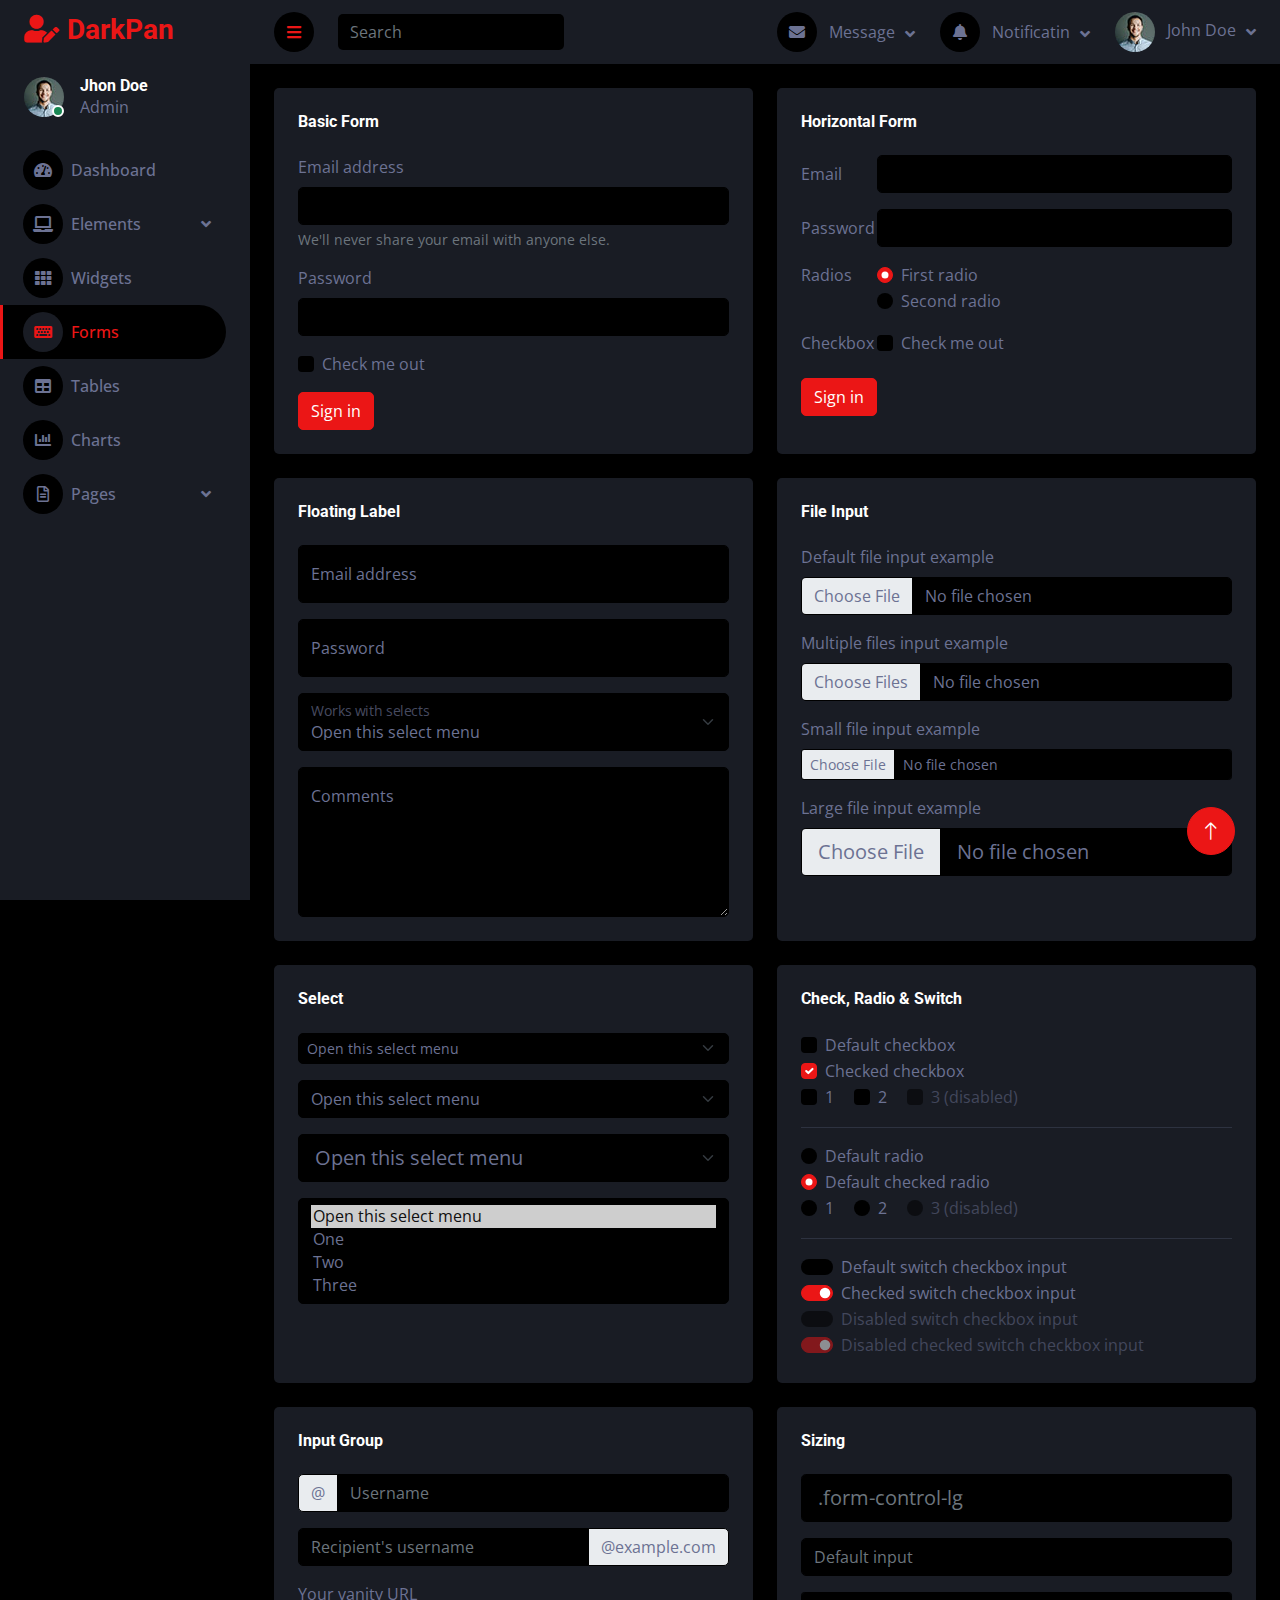
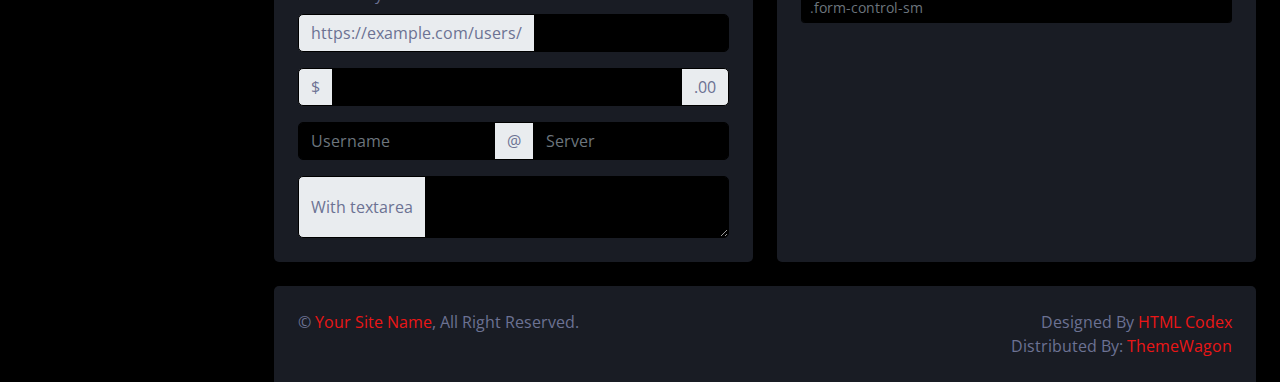
<file: Pages/Admin/form.html>
<!DOCTYPE html>
<html lang="en">

<head>
    <meta charset="utf-8">
    <title>DarkPan - Bootstrap 5 Admin Template</title>
    <meta content="width=device-width, initial-scale=1.0" name="viewport">
    <meta content="" name="keywords">
    <meta content="" name="description">

    <!-- Favicon -->
    <link href="img/favicon.ico" rel="icon">

    <!-- Google Web Fonts -->
    <link rel="preconnect" href="https://fonts.googleapis.com">
    <link rel="preconnect" href="https://fonts.gstatic.com" crossorigin>
    <link href="https://fonts.googleapis.com/css2?family=Open+Sans:wght@400;600&family=Roboto:wght@500;700&display=swap" rel="stylesheet"> 
    
    <!-- Icon Font Stylesheet -->
    <link href="https://cdnjs.cloudflare.com/ajax/libs/font-awesome/5.10.0/css/all.min.css" rel="stylesheet">
    <link href="https://cdn.jsdelivr.net/npm/bootstrap-icons@1.4.1/font/bootstrap-icons.css" rel="stylesheet">

    <!-- Libraries Stylesheet -->
    <link href="lib/owlcarousel/assets/owl.carousel.min.css" rel="stylesheet">
    <link href="lib/tempusdominus/css/tempusdominus-bootstrap-4.min.css" rel="stylesheet" />

    <!-- Customized Bootstrap Stylesheet -->
    <link href="css/bootstrap.min.css" rel="stylesheet">

    <!-- Template Stylesheet -->
    <link href="css/style.css" rel="stylesheet">
</head>

<body>
    <div class="container-fluid position-relative d-flex p-0">
        <!-- Spinner Start -->
        <div id="spinner" class="show bg-dark position-fixed translate-middle w-100 vh-100 top-50 start-50 d-flex align-items-center justify-content-center">
            <div class="spinner-border text-primary" style="width: 3rem; height: 3rem;" role="status">
                <span class="sr-only">Loading...</span>
            </div>
        </div>
        <!-- Spinner End -->


        <!-- Sidebar Start -->
        <div class="sidebar pe-4 pb-3">
            <nav class="navbar bg-secondary navbar-dark">
                <a href="index.html" class="navbar-brand mx-4 mb-3">
                    <h3 class="text-primary"><i class="fa fa-user-edit me-2"></i>DarkPan</h3>
                </a>
                <div class="d-flex align-items-center ms-4 mb-4">
                    <div class="position-relative">
                        <img class="rounded-circle" src="img/user.jpg" alt="" style="width: 40px; height: 40px;">
                        <div class="bg-success rounded-circle border border-2 border-white position-absolute end-0 bottom-0 p-1"></div>
                    </div>
                    <div class="ms-3">
                        <h6 class="mb-0">Jhon Doe</h6>
                        <span>Admin</span>
                    </div>
                </div>
                <div class="navbar-nav w-100">
                    <a href="index.html" class="nav-item nav-link"><i class="fa fa-tachometer-alt me-2"></i>Dashboard</a>
                    <div class="nav-item dropdown">
                        <a href="#" class="nav-link dropdown-toggle" data-bs-toggle="dropdown"><i class="fa fa-laptop me-2"></i>Elements</a>
                        <div class="dropdown-menu bg-transparent border-0">
                            <a href="button.html" class="dropdown-item">Buttons</a>
                            <a href="typography.html" class="dropdown-item">Typography</a>
                            <a href="element.html" class="dropdown-item">Other Elements</a>
                        </div>
                    </div>
                    <a href="widget.html" class="nav-item nav-link"><i class="fa fa-th me-2"></i>Widgets</a>
                    <a href="form.html" class="nav-item nav-link active"><i class="fa fa-keyboard me-2"></i>Forms</a>
                    <a href="table.html" class="nav-item nav-link"><i class="fa fa-table me-2"></i>Tables</a>
                    <a href="chart.html" class="nav-item nav-link"><i class="fa fa-chart-bar me-2"></i>Charts</a>
                    <div class="nav-item dropdown">
                        <a href="#" class="nav-link dropdown-toggle" data-bs-toggle="dropdown"><i class="far fa-file-alt me-2"></i>Pages</a>
                        <div class="dropdown-menu bg-transparent border-0">
                            <a href="signin.html" class="dropdown-item">Sign In</a>
                            <a href="signup.html" class="dropdown-item">Sign Up</a>
                            <a href="404.html" class="dropdown-item">404 Error</a>
                            <a href="blank.html" class="dropdown-item">Blank Page</a>
                        </div>
                    </div>
                </div>
            </nav>
        </div>
        <!-- Sidebar End -->


        <!-- Content Start -->
        <div class="content">
            <!-- Navbar Start -->
            <nav class="navbar navbar-expand bg-secondary navbar-dark sticky-top px-4 py-0">
                <a href="index.html" class="navbar-brand d-flex d-lg-none me-4">
                    <h2 class="text-primary mb-0"><i class="fa fa-user-edit"></i></h2>
                </a>
                <a href="#" class="sidebar-toggler flex-shrink-0">
                    <i class="fa fa-bars"></i>
                </a>
                <form class="d-none d-md-flex ms-4">
                    <input class="form-control bg-dark border-0" type="search" placeholder="Search">
                </form>
                <div class="navbar-nav align-items-center ms-auto">
                    <div class="nav-item dropdown">
                        <a href="#" class="nav-link dropdown-toggle" data-bs-toggle="dropdown">
                            <i class="fa fa-envelope me-lg-2"></i>
                            <span class="d-none d-lg-inline-flex">Message</span>
                        </a>
                        <div class="dropdown-menu dropdown-menu-end bg-secondary border-0 rounded-0 rounded-bottom m-0">
                            <a href="#" class="dropdown-item">
                                <div class="d-flex align-items-center">
                                    <img class="rounded-circle" src="img/user.jpg" alt="" style="width: 40px; height: 40px;">
                                    <div class="ms-2">
                                        <h6 class="fw-normal mb-0">Jhon send you a message</h6>
                                        <small>15 minutes ago</small>
                                    </div>
                                </div>
                            </a>
                            <hr class="dropdown-divider">
                            <a href="#" class="dropdown-item">
                                <div class="d-flex align-items-center">
                                    <img class="rounded-circle" src="img/user.jpg" alt="" style="width: 40px; height: 40px;">
                                    <div class="ms-2">
                                        <h6 class="fw-normal mb-0">Jhon send you a message</h6>
                                        <small>15 minutes ago</small>
                                    </div>
                                </div>
                            </a>
                            <hr class="dropdown-divider">
                            <a href="#" class="dropdown-item">
                                <div class="d-flex align-items-center">
                                    <img class="rounded-circle" src="img/user.jpg" alt="" style="width: 40px; height: 40px;">
                                    <div class="ms-2">
                                        <h6 class="fw-normal mb-0">Jhon send you a message</h6>
                                        <small>15 minutes ago</small>
                                    </div>
                                </div>
                            </a>
                            <hr class="dropdown-divider">
                            <a href="#" class="dropdown-item text-center">See all message</a>
                        </div>
                    </div>
                    <div class="nav-item dropdown">
                        <a href="#" class="nav-link dropdown-toggle" data-bs-toggle="dropdown">
                            <i class="fa fa-bell me-lg-2"></i>
                            <span class="d-none d-lg-inline-flex">Notificatin</span>
                        </a>
                        <div class="dropdown-menu dropdown-menu-end bg-secondary border-0 rounded-0 rounded-bottom m-0">
                            <a href="#" class="dropdown-item">
                                <h6 class="fw-normal mb-0">Profile updated</h6>
                                <small>15 minutes ago</small>
                            </a>
                            <hr class="dropdown-divider">
                            <a href="#" class="dropdown-item">
                                <h6 class="fw-normal mb-0">New user added</h6>
                                <small>15 minutes ago</small>
                            </a>
                            <hr class="dropdown-divider">
                            <a href="#" class="dropdown-item">
                                <h6 class="fw-normal mb-0">Password changed</h6>
                                <small>15 minutes ago</small>
                            </a>
                            <hr class="dropdown-divider">
                            <a href="#" class="dropdown-item text-center">See all notifications</a>
                        </div>
                    </div>
                    <div class="nav-item dropdown">
                        <a href="#" class="nav-link dropdown-toggle" data-bs-toggle="dropdown">
                            <img class="rounded-circle me-lg-2" src="img/user.jpg" alt="" style="width: 40px; height: 40px;">
                            <span class="d-none d-lg-inline-flex">John Doe</span>
                        </a>
                        <div class="dropdown-menu dropdown-menu-end bg-secondary border-0 rounded-0 rounded-bottom m-0">
                            <a href="#" class="dropdown-item">My Profile</a>
                            <a href="#" class="dropdown-item">Settings</a>
                            <a href="#" class="dropdown-item">Log Out</a>
                        </div>
                    </div>
                </div>
            </nav>
            <!-- Navbar End -->


            <!-- Form Start -->
            <div class="container-fluid pt-4 px-4">
                <div class="row g-4">
                    <div class="col-sm-12 col-xl-6">
                        <div class="bg-secondary rounded h-100 p-4">
                            <h6 class="mb-4">Basic Form</h6>
                            <form>
                                <div class="mb-3">
                                    <label for="exampleInputEmail1" class="form-label">Email address</label>
                                    <input type="email" class="form-control" id="exampleInputEmail1"
                                        aria-describedby="emailHelp">
                                    <div id="emailHelp" class="form-text">We'll never share your email with anyone else.
                                    </div>
                                </div>
                                <div class="mb-3">
                                    <label for="exampleInputPassword1" class="form-label">Password</label>
                                    <input type="password" class="form-control" id="exampleInputPassword1">
                                </div>
                                <div class="mb-3 form-check">
                                    <input type="checkbox" class="form-check-input" id="exampleCheck1">
                                    <label class="form-check-label" for="exampleCheck1">Check me out</label>
                                </div>
                                <button type="submit" class="btn btn-primary">Sign in</button>
                            </form>
                        </div>
                    </div>
                    <div class="col-sm-12 col-xl-6">
                        <div class="bg-secondary rounded h-100 p-4">
                            <h6 class="mb-4">Horizontal Form</h6>
                            <form>
                                <div class="row mb-3">
                                    <label for="inputEmail3" class="col-sm-2 col-form-label">Email</label>
                                    <div class="col-sm-10">
                                        <input type="email" class="form-control" id="inputEmail3">
                                    </div>
                                </div>
                                <div class="row mb-3">
                                    <label for="inputPassword3" class="col-sm-2 col-form-label">Password</label>
                                    <div class="col-sm-10">
                                        <input type="password" class="form-control" id="inputPassword3">
                                    </div>
                                </div>
                                <fieldset class="row mb-3">
                                    <legend class="col-form-label col-sm-2 pt-0">Radios</legend>
                                    <div class="col-sm-10">
                                        <div class="form-check">
                                            <input class="form-check-input" type="radio" name="gridRadios"
                                                id="gridRadios1" value="option1" checked>
                                            <label class="form-check-label" for="gridRadios1">
                                                First radio
                                            </label>
                                        </div>
                                        <div class="form-check">
                                            <input class="form-check-input" type="radio" name="gridRadios"
                                                id="gridRadios2" value="option2">
                                            <label class="form-check-label" for="gridRadios2">
                                                Second radio
                                            </label>
                                        </div>
                                    </div>
                                </fieldset>
                                <div class="row mb-3">
                                    <legend class="col-form-label col-sm-2 pt-0">Checkbox</legend>
                                    <div class="col-sm-10">
                                        <div class="form-check">
                                            <input class="form-check-input" type="checkbox" id="gridCheck1">
                                            <label class="form-check-label" for="gridCheck1">
                                                Check me out
                                            </label>
                                        </div>
                                    </div>
                                </div>
                                <button type="submit" class="btn btn-primary">Sign in</button>
                            </form>
                        </div>
                    </div>
                    <div class="col-sm-12 col-xl-6">
                        <div class="bg-secondary rounded h-100 p-4">
                            <h6 class="mb-4">Floating Label</h6>
                            <div class="form-floating mb-3">
                                <input type="email" class="form-control" id="floatingInput"
                                    placeholder="name@example.com">
                                <label for="floatingInput">Email address</label>
                            </div>
                            <div class="form-floating mb-3">
                                <input type="password" class="form-control" id="floatingPassword"
                                    placeholder="Password">
                                <label for="floatingPassword">Password</label>
                            </div>
                            <div class="form-floating mb-3">
                                <select class="form-select" id="floatingSelect"
                                    aria-label="Floating label select example">
                                    <option selected>Open this select menu</option>
                                    <option value="1">One</option>
                                    <option value="2">Two</option>
                                    <option value="3">Three</option>
                                </select>
                                <label for="floatingSelect">Works with selects</label>
                            </div>
                            <div class="form-floating">
                                <textarea class="form-control" placeholder="Leave a comment here"
                                    id="floatingTextarea" style="height: 150px;"></textarea>
                                <label for="floatingTextarea">Comments</label>
                            </div>
                        </div>
                    </div>
                    <div class="col-sm-12 col-xl-6">
                        <div class="bg-secondary rounded h-100 p-4">
                            <h6 class="mb-4">File Input</h6>
                            <div class="mb-3">
                                <label for="formFile" class="form-label">Default file input example</label>
                                <input class="form-control bg-dark" type="file" id="formFile">
                            </div>
                            <div class="mb-3">
                                <label for="formFileMultiple" class="form-label">Multiple files input example</label>
                                <input class="form-control bg-dark" type="file" id="formFileMultiple" multiple>
                            </div>
                            <div class="mb-3">
                                <label for="formFileSm" class="form-label">Small file input example</label>
                                <input class="form-control form-control-sm bg-dark" id="formFileSm" type="file">
                            </div>
                            <div>
                                <label for="formFileLg" class="form-label">Large file input example</label>
                                <input class="form-control form-control-lg bg-dark" id="formFileLg" type="file">
                            </div>
                        </div>
                    </div>
                    <div class="col-sm-12 col-xl-6">
                        <div class="bg-secondary rounded h-100 p-4">
                            <h6 class="mb-4">Select</h6>
                            <select class="form-select form-select-sm mb-3" aria-label=".form-select-sm example">
                                <option selected>Open this select menu</option>
                                <option value="1">One</option>
                                <option value="2">Two</option>
                                <option value="3">Three</option>
                            </select>
                            <select class="form-select mb-3" aria-label="Default select example">
                                <option selected>Open this select menu</option>
                                <option value="1">One</option>
                                <option value="2">Two</option>
                                <option value="3">Three</option>
                            </select>
                            <select class="form-select form-select-lg mb-3" aria-label=".form-select-lg example">
                                <option selected>Open this select menu</option>
                                <option value="1">One</option>
                                <option value="2">Two</option>
                                <option value="3">Three</option>
                            </select>
                            <select class="form-select" multiple aria-label="multiple select example">
                                <option selected>Open this select menu</option>
                                <option value="1">One</option>
                                <option value="2">Two</option>
                                <option value="3">Three</option>
                            </select>
                        </div>
                    </div>
                    <div class="col-sm-12 col-xl-6">
                        <div class="bg-secondary rounded h-100 p-4">
                            <h6 class="mb-4">Check, Radio & Switch</h6>
                            <div class="form-check">
                                <input class="form-check-input" type="checkbox" value="" id="flexCheckDefault">
                                <label class="form-check-label" for="flexCheckDefault">
                                    Default checkbox
                                </label>
                            </div>
                            <div class="form-check">
                                <input class="form-check-input" type="checkbox" value="" id="flexCheckChecked" checked>
                                <label class="form-check-label" for="flexCheckChecked">
                                    Checked checkbox
                                </label>
                            </div>
                            <div class="form-check form-check-inline">
                                <input class="form-check-input" type="checkbox" id="inlineCheckbox1" value="option1">
                                <label class="form-check-label" for="inlineCheckbox1">1</label>
                            </div>
                            <div class="form-check form-check-inline">
                                <input class="form-check-input" type="checkbox" id="inlineCheckbox2" value="option2">
                                <label class="form-check-label" for="inlineCheckbox2">2</label>
                            </div>
                            <div class="form-check form-check-inline">
                                <input class="form-check-input" type="checkbox" id="inlineCheckbox3" value="option3"
                                    disabled>
                                <label class="form-check-label" for="inlineCheckbox3">3 (disabled)</label>
                            </div>
                            <hr>
                            <div class="form-check">
                                <input class="form-check-input" type="radio" name="flexRadioDefault"
                                    id="flexRadioDefault1">
                                <label class="form-check-label" for="flexRadioDefault1">
                                    Default radio
                                </label>
                            </div>
                            <div class="form-check">
                                <input class="form-check-input" type="radio" name="flexRadioDefault"
                                    id="flexRadioDefault2" checked>
                                <label class="form-check-label" for="flexRadioDefault2">
                                    Default checked radio
                                </label>
                            </div>
                            <div class="form-check form-check-inline">
                                <input class="form-check-input" type="radio" name="inlineRadioOptions" id="inlineRadio1"
                                    value="option1">
                                <label class="form-check-label" for="inlineRadio1">1</label>
                            </div>
                            <div class="form-check form-check-inline">
                                <input class="form-check-input" type="radio" name="inlineRadioOptions" id="inlineRadio2"
                                    value="option2">
                                <label class="form-check-label" for="inlineRadio2">2</label>
                            </div>
                            <div class="form-check form-check-inline">
                                <input class="form-check-input" type="radio" name="inlineRadioOptions" id="inlineRadio3"
                                    value="option3" disabled>
                                <label class="form-check-label" for="inlineRadio3">3 (disabled)</label>
                            </div>
                            <hr>
                            <div class="form-check form-switch">
                                <input class="form-check-input" type="checkbox" role="switch"
                                    id="flexSwitchCheckDefault">
                                <label class="form-check-label" for="flexSwitchCheckDefault">Default switch checkbox
                                    input</label>
                            </div>
                            <div class="form-check form-switch">
                                <input class="form-check-input" type="checkbox" role="switch"
                                    id="flexSwitchCheckChecked" checked>
                                <label class="form-check-label" for="flexSwitchCheckChecked">Checked switch checkbox
                                    input</label>
                            </div>
                            <div class="form-check form-switch">
                                <input class="form-check-input" type="checkbox" role="switch"
                                    id="flexSwitchCheckDisabled" disabled>
                                <label class="form-check-label" for="flexSwitchCheckDisabled">Disabled switch checkbox
                                    input</label>
                            </div>
                            <div class="form-check form-switch">
                                <input class="form-check-input" type="checkbox" role="switch"
                                    id="flexSwitchCheckCheckedDisabled" checked disabled>
                                <label class="form-check-label" for="flexSwitchCheckCheckedDisabled">Disabled checked
                                    switch checkbox input</label>
                            </div>
                        </div>
                    </div>
                    <div class="col-sm-12 col-xl-6">
                        <div class="bg-secondary rounded h-100 p-4">
                            <h6 class="mb-4">Input Group</h6>
                            <div class="input-group mb-3">
                                <span class="input-group-text" id="basic-addon1">@</span>
                                <input type="text" class="form-control" placeholder="Username" aria-label="Username"
                                    aria-describedby="basic-addon1">
                            </div>
                            <div class="input-group mb-3">
                                <input type="text" class="form-control" placeholder="Recipient's username"
                                    aria-label="Recipient's username" aria-describedby="basic-addon2">
                                <span class="input-group-text" id="basic-addon2">@example.com</span>
                            </div>
                            <label for="basic-url" class="form-label">Your vanity URL</label>
                            <div class="input-group mb-3">
                                <span class="input-group-text" id="basic-addon3">https://example.com/users/</span>
                                <input type="text" class="form-control" id="basic-url" aria-describedby="basic-addon3">
                            </div>
                            <div class="input-group mb-3">
                                <span class="input-group-text">$</span>
                                <input type="text" class="form-control" aria-label="Amount (to the nearest dollar)">
                                <span class="input-group-text">.00</span>
                            </div>
                            <div class="input-group mb-3">
                                <input type="text" class="form-control" placeholder="Username" aria-label="Username">
                                <span class="input-group-text">@</span>
                                <input type="text" class="form-control" placeholder="Server" aria-label="Server">
                            </div>
                            <div class="input-group">
                                <span class="input-group-text">With textarea</span>
                                <textarea class="form-control" aria-label="With textarea"></textarea>
                            </div>
                        </div>
                    </div>
                    <div class="col-sm-12 col-xl-6">
                        <div class="bg-secondary rounded h-100 p-4">
                            <h6 class="mb-4">Sizing</h6>
                            <input class="form-control form-control-lg mb-3" type="text" placeholder=".form-control-lg"
                                aria-label=".form-control-lg example">
                            <input class="form-control mb-3" type="text" placeholder="Default input"
                                aria-label="default input example">
                            <input class="form-control form-control-sm" type="text" placeholder=".form-control-sm"
                                aria-label=".form-control-sm example">
                        </div>
                    </div>
                </div>
            </div>
            <!-- Form End -->


            <!-- Footer Start -->
            <div class="container-fluid pt-4 px-4">
                <div class="bg-secondary rounded-top p-4">
                    <div class="row">
                        <div class="col-12 col-sm-6 text-center text-sm-start">
                            &copy; <a href="#">Your Site Name</a>, All Right Reserved. 
                        </div>
                        <div class="col-12 col-sm-6 text-center text-sm-end">
                            <!--/*** This template is free as long as you keep the footer author’s credit link/attribution link/backlink. If you'd like to use the template without the footer author’s credit link/attribution link/backlink, you can purchase the Credit Removal License from "https://htmlcodex.com/credit-removal". Thank you for your support. ***/-->
                            Designed By <a href="https://htmlcodex.com">HTML Codex</a>
                            <br>Distributed By: <a href="https://themewagon.com" target="_blank">ThemeWagon</a>
                        </div>
                    </div>
                </div>
            </div>
            <!-- Footer End -->
        </div>
        <!-- Content End -->


        <!-- Back to Top -->
        <a href="#" class="btn btn-lg btn-primary btn-lg-square back-to-top"><i class="bi bi-arrow-up"></i></a>
    </div>

    <!-- JavaScript Libraries -->
    <script src="https://code.jquery.com/jquery-3.4.1.min.js"></script>
    <script src="https://cdn.jsdelivr.net/npm/bootstrap@5.0.0/dist/js/bootstrap.bundle.min.js"></script>
    <script src="lib/chart/chart.min.js"></script>
    <script src="lib/easing/easing.min.js"></script>
    <script src="lib/waypoints/waypoints.min.js"></script>
    <script src="lib/owlcarousel/owl.carousel.min.js"></script>
    <script src="lib/tempusdominus/js/moment.min.js"></script>
    <script src="lib/tempusdominus/js/moment-timezone.min.js"></script>
    <script src="lib/tempusdominus/js/tempusdominus-bootstrap-4.min.js"></script>

    <!-- Template Javascript -->
    <script src="js/main.js"></script>
</body>

</html>
</file>
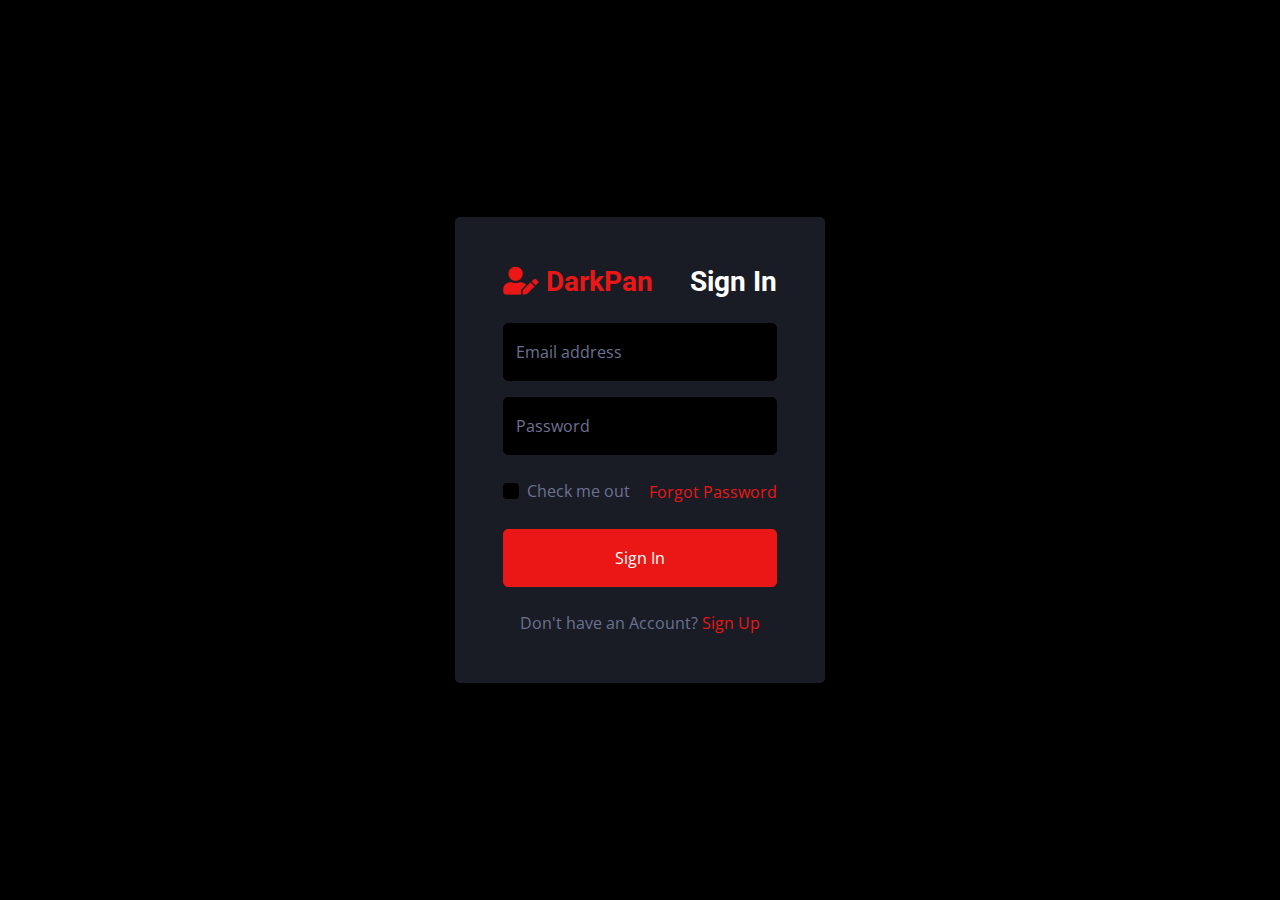
<file: Pages/Admin/signin.html>
<!DOCTYPE html>
<html lang="en">

<head>
    <meta charset="utf-8">
    <title>DarkPan - Bootstrap 5 Admin Template</title>
    <meta content="width=device-width, initial-scale=1.0" name="viewport">
    <meta content="" name="keywords">
    <meta content="" name="description">

    <!-- Favicon -->
    <link href="img/favicon.ico" rel="icon">

    <!-- Google Web Fonts -->
    <link rel="preconnect" href="https://fonts.googleapis.com">
    <link rel="preconnect" href="https://fonts.gstatic.com" crossorigin>
    <link href="https://fonts.googleapis.com/css2?family=Open+Sans:wght@400;600&family=Roboto:wght@500;700&display=swap" rel="stylesheet"> 
    
    <!-- Icon Font Stylesheet -->
    <link href="https://cdnjs.cloudflare.com/ajax/libs/font-awesome/5.10.0/css/all.min.css" rel="stylesheet">
    <link href="https://cdn.jsdelivr.net/npm/bootstrap-icons@1.4.1/font/bootstrap-icons.css" rel="stylesheet">

    <!-- Libraries Stylesheet -->
    <link href="lib/owlcarousel/assets/owl.carousel.min.css" rel="stylesheet">
    <link href="lib/tempusdominus/css/tempusdominus-bootstrap-4.min.css" rel="stylesheet" />

    <!-- Customized Bootstrap Stylesheet -->
    <link href="css/bootstrap.min.css" rel="stylesheet">

    <!-- Template Stylesheet -->
    <link href="css/style.css" rel="stylesheet">
</head>

<body>
    <div class="container-fluid position-relative d-flex p-0">
        <!-- Spinner Start -->
        <div id="spinner" class="show bg-dark position-fixed translate-middle w-100 vh-100 top-50 start-50 d-flex align-items-center justify-content-center">
            <div class="spinner-border text-primary" style="width: 3rem; height: 3rem;" role="status">
                <span class="sr-only">Loading...</span>
            </div>
        </div>
        <!-- Spinner End -->


        <!-- Sign In Start -->
        <div class="container-fluid">
            <div class="row h-100 align-items-center justify-content-center" style="min-height: 100vh;">
                <div class="col-12 col-sm-8 col-md-6 col-lg-5 col-xl-4">
                    <div class="bg-secondary rounded p-4 p-sm-5 my-4 mx-3">
                        <div class="d-flex align-items-center justify-content-between mb-3">
                            <a href="index.html" class="">
                                <h3 class="text-primary"><i class="fa fa-user-edit me-2"></i>DarkPan</h3>
                            </a>
                            <h3>Sign In</h3>
                        </div>
                        <div class="form-floating mb-3">
                            <input type="email" class="form-control" id="floatingInput" placeholder="name@example.com">
                            <label for="floatingInput">Email address</label>
                        </div>
                        <div class="form-floating mb-4">
                            <input type="password" class="form-control" id="floatingPassword" placeholder="Password">
                            <label for="floatingPassword">Password</label>
                        </div>
                        <div class="d-flex align-items-center justify-content-between mb-4">
                            <div class="form-check">
                                <input type="checkbox" class="form-check-input" id="exampleCheck1">
                                <label class="form-check-label" for="exampleCheck1">Check me out</label>
                            </div>
                            <a href="">Forgot Password</a>
                        </div>
                        <button type="submit" class="btn btn-primary py-3 w-100 mb-4">Sign In</button>
                        <p class="text-center mb-0">Don't have an Account? <a href="">Sign Up</a></p>
                    </div>
                </div>
            </div>
        </div>
        <!-- Sign In End -->
    </div>

    <!-- JavaScript Libraries -->
    <script src="https://code.jquery.com/jquery-3.4.1.min.js"></script>
    <script src="https://cdn.jsdelivr.net/npm/bootstrap@5.0.0/dist/js/bootstrap.bundle.min.js"></script>
    <script src="lib/chart/chart.min.js"></script>
    <script src="lib/easing/easing.min.js"></script>
    <script src="lib/waypoints/waypoints.min.js"></script>
    <script src="lib/owlcarousel/owl.carousel.min.js"></script>
    <script src="lib/tempusdominus/js/moment.min.js"></script>
    <script src="lib/tempusdominus/js/moment-timezone.min.js"></script>
    <script src="lib/tempusdominus/js/tempusdominus-bootstrap-4.min.js"></script>

    <!-- Template Javascript -->
    <script src="js/main.js"></script>
</body>

</html>
</file>
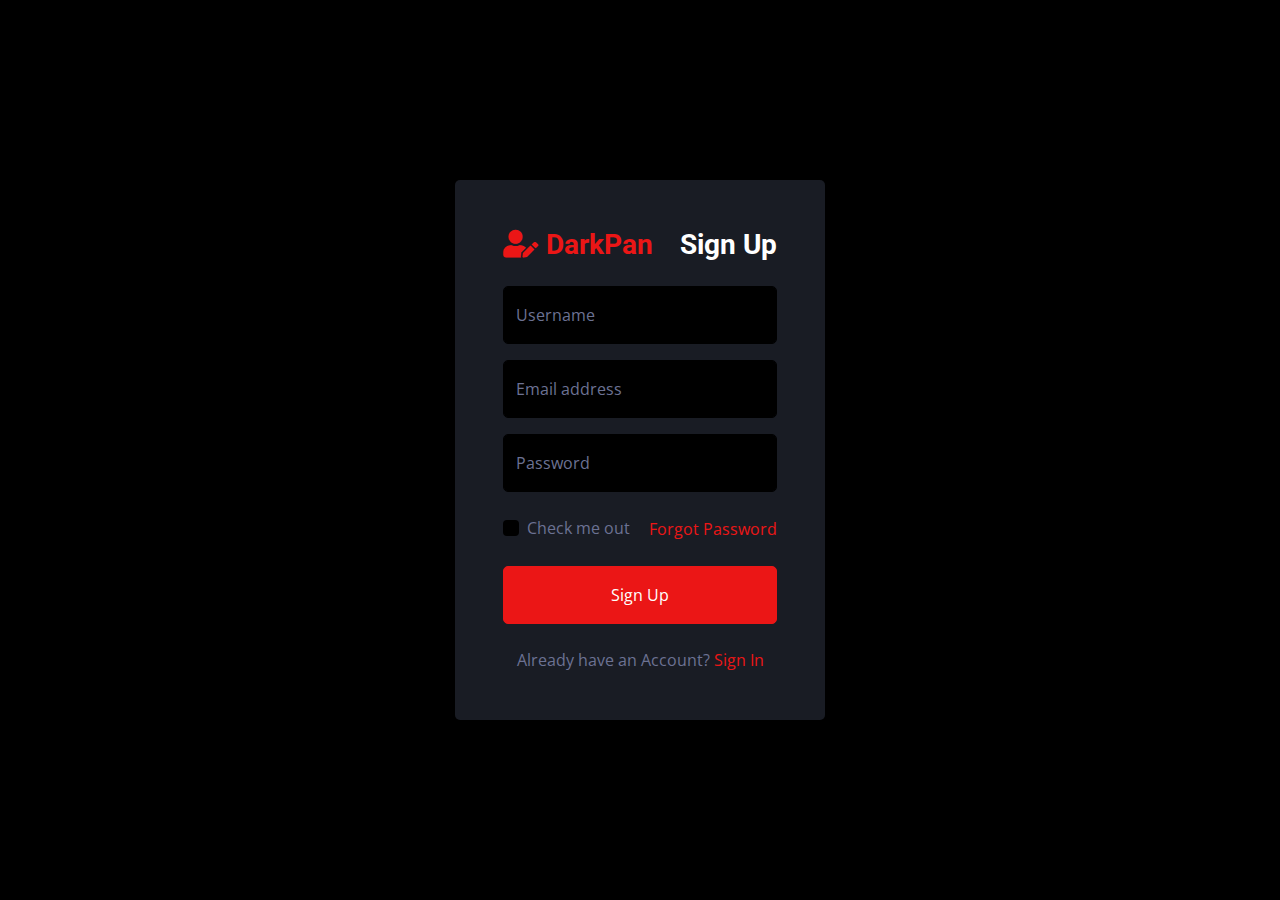
<file: Pages/Admin/signup.html>
<!DOCTYPE html>
<html lang="en">

<head>
    <meta charset="utf-8">
    <title>DarkPan - Bootstrap 5 Admin Template</title>
    <meta content="width=device-width, initial-scale=1.0" name="viewport">
    <meta content="" name="keywords">
    <meta content="" name="description">

    <!-- Favicon -->
    <link href="img/favicon.ico" rel="icon">

    <!-- Google Web Fonts -->
    <link rel="preconnect" href="https://fonts.googleapis.com">
    <link rel="preconnect" href="https://fonts.gstatic.com" crossorigin>
    <link href="https://fonts.googleapis.com/css2?family=Open+Sans:wght@400;600&family=Roboto:wght@500;700&display=swap" rel="stylesheet"> 
    
    <!-- Icon Font Stylesheet -->
    <link href="https://cdnjs.cloudflare.com/ajax/libs/font-awesome/5.10.0/css/all.min.css" rel="stylesheet">
    <link href="https://cdn.jsdelivr.net/npm/bootstrap-icons@1.4.1/font/bootstrap-icons.css" rel="stylesheet">

    <!-- Libraries Stylesheet -->
    <link href="lib/owlcarousel/assets/owl.carousel.min.css" rel="stylesheet">
    <link href="lib/tempusdominus/css/tempusdominus-bootstrap-4.min.css" rel="stylesheet" />

    <!-- Customized Bootstrap Stylesheet -->
    <link href="css/bootstrap.min.css" rel="stylesheet">

    <!-- Template Stylesheet -->
    <link href="css/style.css" rel="stylesheet">
</head>

<body>
    <div class="container-fluid position-relative d-flex p-0">
        <!-- Spinner Start -->
        <div id="spinner" class="show bg-dark position-fixed translate-middle w-100 vh-100 top-50 start-50 d-flex align-items-center justify-content-center">
            <div class="spinner-border text-primary" style="width: 3rem; height: 3rem;" role="status">
                <span class="sr-only">Loading...</span>
            </div>
        </div>
        <!-- Spinner End -->


        <!-- Sign Up Start -->
        <div class="container-fluid">
            <div class="row h-100 align-items-center justify-content-center" style="min-height: 100vh;">
                <div class="col-12 col-sm-8 col-md-6 col-lg-5 col-xl-4">
                    <div class="bg-secondary rounded p-4 p-sm-5 my-4 mx-3">
                        <div class="d-flex align-items-center justify-content-between mb-3">
                            <a href="index.html" class="">
                                <h3 class="text-primary"><i class="fa fa-user-edit me-2"></i>DarkPan</h3>
                            </a>
                            <h3>Sign Up</h3>
                        </div>
                        <div class="form-floating mb-3">
                            <input type="text" class="form-control" id="floatingText" placeholder="jhondoe">
                            <label for="floatingText">Username</label>
                        </div>
                        <div class="form-floating mb-3">
                            <input type="email" class="form-control" id="floatingInput" placeholder="name@example.com">
                            <label for="floatingInput">Email address</label>
                        </div>
                        <div class="form-floating mb-4">
                            <input type="password" class="form-control" id="floatingPassword" placeholder="Password">
                            <label for="floatingPassword">Password</label>
                        </div>
                        <div class="d-flex align-items-center justify-content-between mb-4">
                            <div class="form-check">
                                <input type="checkbox" class="form-check-input" id="exampleCheck1">
                                <label class="form-check-label" for="exampleCheck1">Check me out</label>
                            </div>
                            <a href="">Forgot Password</a>
                        </div>
                        <button type="submit" class="btn btn-primary py-3 w-100 mb-4">Sign Up</button>
                        <p class="text-center mb-0">Already have an Account? <a href="">Sign In</a></p>
                    </div>
                </div>
            </div>
        </div>
        <!-- Sign Up End -->
    </div>

    <!-- JavaScript Libraries -->
    <script src="https://code.jquery.com/jquery-3.4.1.min.js"></script>
    <script src="https://cdn.jsdelivr.net/npm/bootstrap@5.0.0/dist/js/bootstrap.bundle.min.js"></script>
    <script src="lib/chart/chart.min.js"></script>
    <script src="lib/easing/easing.min.js"></script>
    <script src="lib/waypoints/waypoints.min.js"></script>
    <script src="lib/owlcarousel/owl.carousel.min.js"></script>
    <script src="lib/tempusdominus/js/moment.min.js"></script>
    <script src="lib/tempusdominus/js/moment-timezone.min.js"></script>
    <script src="lib/tempusdominus/js/tempusdominus-bootstrap-4.min.js"></script>

    <!-- Template Javascript -->
    <script src="js/main.js"></script>
</body>

</html>
</file>
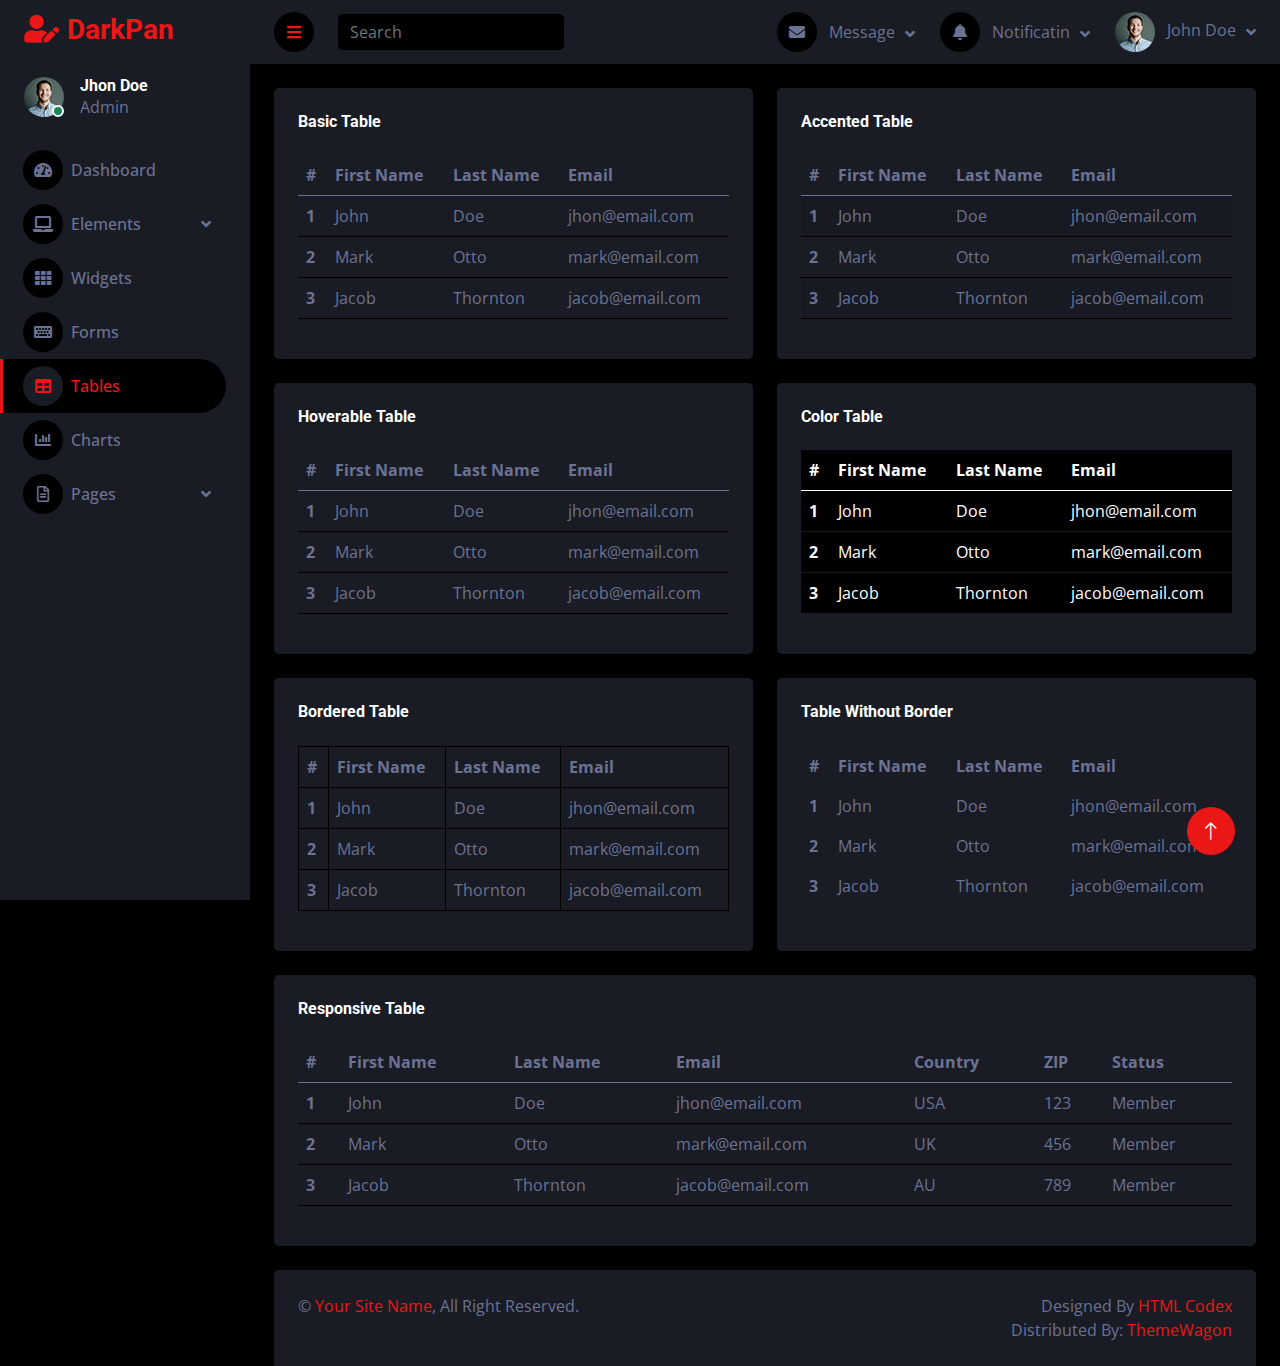
<file: Pages/Admin/table.html>
<!DOCTYPE html>
<html lang="en">

<head>
    <meta charset="utf-8">
    <title>DarkPan - Bootstrap 5 Admin Template</title>
    <meta content="width=device-width, initial-scale=1.0" name="viewport">
    <meta content="" name="keywords">
    <meta content="" name="description">

    <!-- Favicon -->
    <link href="img/favicon.ico" rel="icon">

    <!-- Google Web Fonts -->
    <link rel="preconnect" href="https://fonts.googleapis.com">
    <link rel="preconnect" href="https://fonts.gstatic.com" crossorigin>
    <link href="https://fonts.googleapis.com/css2?family=Open+Sans:wght@400;600&family=Roboto:wght@500;700&display=swap" rel="stylesheet"> 
    
    <!-- Icon Font Stylesheet -->
    <link href="https://cdnjs.cloudflare.com/ajax/libs/font-awesome/5.10.0/css/all.min.css" rel="stylesheet">
    <link href="https://cdn.jsdelivr.net/npm/bootstrap-icons@1.4.1/font/bootstrap-icons.css" rel="stylesheet">

    <!-- Libraries Stylesheet -->
    <link href="lib/owlcarousel/assets/owl.carousel.min.css" rel="stylesheet">
    <link href="lib/tempusdominus/css/tempusdominus-bootstrap-4.min.css" rel="stylesheet" />

    <!-- Customized Bootstrap Stylesheet -->
    <link href="css/bootstrap.min.css" rel="stylesheet">

    <!-- Template Stylesheet -->
    <link href="css/style.css" rel="stylesheet">
</head>

<body>
    <div class="container-fluid position-relative d-flex p-0">
        <!-- Spinner Start -->
        <div id="spinner" class="show bg-dark position-fixed translate-middle w-100 vh-100 top-50 start-50 d-flex align-items-center justify-content-center">
            <div class="spinner-border text-primary" style="width: 3rem; height: 3rem;" role="status">
                <span class="sr-only">Loading...</span>
            </div>
        </div>
        <!-- Spinner End -->


        <!-- Sidebar Start -->
        <div class="sidebar pe-4 pb-3">
            <nav class="navbar bg-secondary navbar-dark">
                <a href="index.html" class="navbar-brand mx-4 mb-3">
                    <h3 class="text-primary"><i class="fa fa-user-edit me-2"></i>DarkPan</h3>
                </a>
                <div class="d-flex align-items-center ms-4 mb-4">
                    <div class="position-relative">
                        <img class="rounded-circle" src="img/user.jpg" alt="" style="width: 40px; height: 40px;">
                        <div class="bg-success rounded-circle border border-2 border-white position-absolute end-0 bottom-0 p-1"></div>
                    </div>
                    <div class="ms-3">
                        <h6 class="mb-0">Jhon Doe</h6>
                        <span>Admin</span>
                    </div>
                </div>
                <div class="navbar-nav w-100">
                    <a href="index.html" class="nav-item nav-link"><i class="fa fa-tachometer-alt me-2"></i>Dashboard</a>
                    <div class="nav-item dropdown">
                        <a href="#" class="nav-link dropdown-toggle" data-bs-toggle="dropdown"><i class="fa fa-laptop me-2"></i>Elements</a>
                        <div class="dropdown-menu bg-transparent border-0">
                            <a href="button.html" class="dropdown-item">Buttons</a>
                            <a href="typography.html" class="dropdown-item">Typography</a>
                            <a href="element.html" class="dropdown-item">Other Elements</a>
                        </div>
                    </div>
                    <a href="widget.html" class="nav-item nav-link"><i class="fa fa-th me-2"></i>Widgets</a>
                    <a href="form.html" class="nav-item nav-link"><i class="fa fa-keyboard me-2"></i>Forms</a>
                    <a href="table.html" class="nav-item nav-link active"><i class="fa fa-table me-2"></i>Tables</a>
                    <a href="chart.html" class="nav-item nav-link"><i class="fa fa-chart-bar me-2"></i>Charts</a>
                    <div class="nav-item dropdown">
                        <a href="#" class="nav-link dropdown-toggle" data-bs-toggle="dropdown"><i class="far fa-file-alt me-2"></i>Pages</a>
                        <div class="dropdown-menu bg-transparent border-0">
                            <a href="signin.html" class="dropdown-item">Sign In</a>
                            <a href="signup.html" class="dropdown-item">Sign Up</a>
                            <a href="404.html" class="dropdown-item">404 Error</a>
                            <a href="blank.html" class="dropdown-item">Blank Page</a>
                        </div>
                    </div>
                </div>
            </nav>
        </div>
        <!-- Sidebar End -->


        <!-- Content Start -->
        <div class="content">
            <!-- Navbar Start -->
            <nav class="navbar navbar-expand bg-secondary navbar-dark sticky-top px-4 py-0">
                <a href="index.html" class="navbar-brand d-flex d-lg-none me-4">
                    <h2 class="text-primary mb-0"><i class="fa fa-user-edit"></i></h2>
                </a>
                <a href="#" class="sidebar-toggler flex-shrink-0">
                    <i class="fa fa-bars"></i>
                </a>
                <form class="d-none d-md-flex ms-4">
                    <input class="form-control bg-dark border-0" type="search" placeholder="Search">
                </form>
                <div class="navbar-nav align-items-center ms-auto">
                    <div class="nav-item dropdown">
                        <a href="#" class="nav-link dropdown-toggle" data-bs-toggle="dropdown">
                            <i class="fa fa-envelope me-lg-2"></i>
                            <span class="d-none d-lg-inline-flex">Message</span>
                        </a>
                        <div class="dropdown-menu dropdown-menu-end bg-secondary border-0 rounded-0 rounded-bottom m-0">
                            <a href="#" class="dropdown-item">
                                <div class="d-flex align-items-center">
                                    <img class="rounded-circle" src="img/user.jpg" alt="" style="width: 40px; height: 40px;">
                                    <div class="ms-2">
                                        <h6 class="fw-normal mb-0">Jhon send you a message</h6>
                                        <small>15 minutes ago</small>
                                    </div>
                                </div>
                            </a>
                            <hr class="dropdown-divider">
                            <a href="#" class="dropdown-item">
                                <div class="d-flex align-items-center">
                                    <img class="rounded-circle" src="img/user.jpg" alt="" style="width: 40px; height: 40px;">
                                    <div class="ms-2">
                                        <h6 class="fw-normal mb-0">Jhon send you a message</h6>
                                        <small>15 minutes ago</small>
                                    </div>
                                </div>
                            </a>
                            <hr class="dropdown-divider">
                            <a href="#" class="dropdown-item">
                                <div class="d-flex align-items-center">
                                    <img class="rounded-circle" src="img/user.jpg" alt="" style="width: 40px; height: 40px;">
                                    <div class="ms-2">
                                        <h6 class="fw-normal mb-0">Jhon send you a message</h6>
                                        <small>15 minutes ago</small>
                                    </div>
                                </div>
                            </a>
                            <hr class="dropdown-divider">
                            <a href="#" class="dropdown-item text-center">See all message</a>
                        </div>
                    </div>
                    <div class="nav-item dropdown">
                        <a href="#" class="nav-link dropdown-toggle" data-bs-toggle="dropdown">
                            <i class="fa fa-bell me-lg-2"></i>
                            <span class="d-none d-lg-inline-flex">Notificatin</span>
                        </a>
                        <div class="dropdown-menu dropdown-menu-end bg-secondary border-0 rounded-0 rounded-bottom m-0">
                            <a href="#" class="dropdown-item">
                                <h6 class="fw-normal mb-0">Profile updated</h6>
                                <small>15 minutes ago</small>
                            </a>
                            <hr class="dropdown-divider">
                            <a href="#" class="dropdown-item">
                                <h6 class="fw-normal mb-0">New user added</h6>
                                <small>15 minutes ago</small>
                            </a>
                            <hr class="dropdown-divider">
                            <a href="#" class="dropdown-item">
                                <h6 class="fw-normal mb-0">Password changed</h6>
                                <small>15 minutes ago</small>
                            </a>
                            <hr class="dropdown-divider">
                            <a href="#" class="dropdown-item text-center">See all notifications</a>
                        </div>
                    </div>
                    <div class="nav-item dropdown">
                        <a href="#" class="nav-link dropdown-toggle" data-bs-toggle="dropdown">
                            <img class="rounded-circle me-lg-2" src="img/user.jpg" alt="" style="width: 40px; height: 40px;">
                            <span class="d-none d-lg-inline-flex">John Doe</span>
                        </a>
                        <div class="dropdown-menu dropdown-menu-end bg-secondary border-0 rounded-0 rounded-bottom m-0">
                            <a href="#" class="dropdown-item">My Profile</a>
                            <a href="#" class="dropdown-item">Settings</a>
                            <a href="#" class="dropdown-item">Log Out</a>
                        </div>
                    </div>
                </div>
            </nav>
            <!-- Navbar End -->


            <!-- Table Start -->
            <div class="container-fluid pt-4 px-4">
                <div class="row g-4">
                    <div class="col-sm-12 col-xl-6">
                        <div class="bg-secondary rounded h-100 p-4">
                            <h6 class="mb-4">Basic Table</h6>
                            <table class="table">
                                <thead>
                                    <tr>
                                        <th scope="col">#</th>
                                        <th scope="col">First Name</th>
                                        <th scope="col">Last Name</th>
                                        <th scope="col">Email</th>
                                    </tr>
                                </thead>
                                <tbody>
                                    <tr>
                                        <th scope="row">1</th>
                                        <td>John</td>
                                        <td>Doe</td>
                                        <td>jhon@email.com</td>
                                    </tr>
                                    <tr>
                                        <th scope="row">2</th>
                                        <td>Mark</td>
                                        <td>Otto</td>
                                        <td>mark@email.com</td>
                                    </tr>
                                    <tr>
                                        <th scope="row">3</th>
                                        <td>Jacob</td>
                                        <td>Thornton</td>
                                        <td>jacob@email.com</td>
                                    </tr>
                                </tbody>
                            </table>
                        </div>
                    </div>
                    <div class="col-sm-12 col-xl-6">
                        <div class="bg-secondary rounded h-100 p-4">
                            <h6 class="mb-4">Accented Table</h6>
                            <table class="table table-striped">
                                <thead>
                                    <tr>
                                        <th scope="col">#</th>
                                        <th scope="col">First Name</th>
                                        <th scope="col">Last Name</th>
                                        <th scope="col">Email</th>
                                    </tr>
                                </thead>
                                <tbody>
                                    <tr>
                                        <th scope="row">1</th>
                                        <td>John</td>
                                        <td>Doe</td>
                                        <td>jhon@email.com</td>
                                    </tr>
                                    <tr>
                                        <th scope="row">2</th>
                                        <td>Mark</td>
                                        <td>Otto</td>
                                        <td>mark@email.com</td>
                                    </tr>
                                    <tr>
                                        <th scope="row">3</th>
                                        <td>Jacob</td>
                                        <td>Thornton</td>
                                        <td>jacob@email.com</td>
                                    </tr>
                                </tbody>
                            </table>
                        </div>
                    </div>
                    <div class="col-sm-12 col-xl-6">
                        <div class="bg-secondary rounded h-100 p-4">
                            <h6 class="mb-4">Hoverable Table</h6>
                            <table class="table table-hover">
                                <thead>
                                    <tr>
                                        <th scope="col">#</th>
                                        <th scope="col">First Name</th>
                                        <th scope="col">Last Name</th>
                                        <th scope="col">Email</th>
                                    </tr>
                                </thead>
                                <tbody>
                                    <tr>
                                        <th scope="row">1</th>
                                        <td>John</td>
                                        <td>Doe</td>
                                        <td>jhon@email.com</td>
                                    </tr>
                                    <tr>
                                        <th scope="row">2</th>
                                        <td>Mark</td>
                                        <td>Otto</td>
                                        <td>mark@email.com</td>
                                    </tr>
                                    <tr>
                                        <th scope="row">3</th>
                                        <td>Jacob</td>
                                        <td>Thornton</td>
                                        <td>jacob@email.com</td>
                                    </tr>
                                </tbody>
                            </table>
                        </div>
                    </div>
                    <div class="col-sm-12 col-xl-6">
                        <div class="bg-secondary rounded h-100 p-4">
                            <h6 class="mb-4">Color Table</h6>
                            <table class="table table-dark">
                                <thead>
                                    <tr>
                                        <th scope="col">#</th>
                                        <th scope="col">First Name</th>
                                        <th scope="col">Last Name</th>
                                        <th scope="col">Email</th>
                                    </tr>
                                </thead>
                                <tbody>
                                    <tr>
                                        <th scope="row">1</th>
                                        <td>John</td>
                                        <td>Doe</td>
                                        <td>jhon@email.com</td>
                                    </tr>
                                    <tr>
                                        <th scope="row">2</th>
                                        <td>Mark</td>
                                        <td>Otto</td>
                                        <td>mark@email.com</td>
                                    </tr>
                                    <tr>
                                        <th scope="row">3</th>
                                        <td>Jacob</td>
                                        <td>Thornton</td>
                                        <td>jacob@email.com</td>
                                    </tr>
                                </tbody>
                            </table>
                        </div>
                    </div>
                    <div class="col-sm-12 col-xl-6">
                        <div class="bg-secondary rounded h-100 p-4">
                            <h6 class="mb-4">Bordered Table</h6>
                            <table class="table table-bordered">
                                <thead>
                                    <tr>
                                        <th scope="col">#</th>
                                        <th scope="col">First Name</th>
                                        <th scope="col">Last Name</th>
                                        <th scope="col">Email</th>
                                    </tr>
                                </thead>
                                <tbody>
                                    <tr>
                                        <th scope="row">1</th>
                                        <td>John</td>
                                        <td>Doe</td>
                                        <td>jhon@email.com</td>
                                    </tr>
                                    <tr>
                                        <th scope="row">2</th>
                                        <td>Mark</td>
                                        <td>Otto</td>
                                        <td>mark@email.com</td>
                                    </tr>
                                    <tr>
                                        <th scope="row">3</th>
                                        <td>Jacob</td>
                                        <td>Thornton</td>
                                        <td>jacob@email.com</td>
                                    </tr>
                                </tbody>
                            </table>
                        </div>
                    </div>
                    <div class="col-sm-12 col-xl-6">
                        <div class="bg-secondary rounded h-100 p-4">
                            <h6 class="mb-4">Table Without Border</h6>
                            <table class="table table-borderless">
                                <thead>
                                    <tr>
                                        <th scope="col">#</th>
                                        <th scope="col">First Name</th>
                                        <th scope="col">Last Name</th>
                                        <th scope="col">Email</th>
                                    </tr>
                                </thead>
                                <tbody>
                                    <tr>
                                        <th scope="row">1</th>
                                        <td>John</td>
                                        <td>Doe</td>
                                        <td>jhon@email.com</td>
                                    </tr>
                                    <tr>
                                        <th scope="row">2</th>
                                        <td>Mark</td>
                                        <td>Otto</td>
                                        <td>mark@email.com</td>
                                    </tr>
                                    <tr>
                                        <th scope="row">3</th>
                                        <td>Jacob</td>
                                        <td>Thornton</td>
                                        <td>jacob@email.com</td>
                                    </tr>
                                </tbody>
                            </table>
                        </div>
                    </div>
                    <div class="col-12">
                        <div class="bg-secondary rounded h-100 p-4">
                            <h6 class="mb-4">Responsive Table</h6>
                            <div class="table-responsive">
                                <table class="table">
                                    <thead>
                                        <tr>
                                            <th scope="col">#</th>
                                            <th scope="col">First Name</th>
                                            <th scope="col">Last Name</th>
                                            <th scope="col">Email</th>
                                            <th scope="col">Country</th>
                                            <th scope="col">ZIP</th>
                                            <th scope="col">Status</th>
                                        </tr>
                                    </thead>
                                    <tbody>
                                        <tr>
                                            <th scope="row">1</th>
                                            <td>John</td>
                                            <td>Doe</td>
                                            <td>jhon@email.com</td>
                                            <td>USA</td>
                                            <td>123</td>
                                            <td>Member</td>
                                        </tr>
                                        <tr>
                                            <th scope="row">2</th>
                                            <td>Mark</td>
                                            <td>Otto</td>
                                            <td>mark@email.com</td>
                                            <td>UK</td>
                                            <td>456</td>
                                            <td>Member</td>
                                        </tr>
                                        <tr>
                                            <th scope="row">3</th>
                                            <td>Jacob</td>
                                            <td>Thornton</td>
                                            <td>jacob@email.com</td>
                                            <td>AU</td>
                                            <td>789</td>
                                            <td>Member</td>
                                        </tr>
                                    </tbody>
                                </table>
                            </div>
                        </div>
                    </div>
                </div>
            </div>
            <!-- Table End -->


            <!-- Footer Start -->
            <div class="container-fluid pt-4 px-4">
                <div class="bg-secondary rounded-top p-4">
                    <div class="row">
                        <div class="col-12 col-sm-6 text-center text-sm-start">
                            &copy; <a href="#">Your Site Name</a>, All Right Reserved. 
                        </div>
                        <div class="col-12 col-sm-6 text-center text-sm-end">
                            <!--/*** This template is free as long as you keep the footer author’s credit link/attribution link/backlink. If you'd like to use the template without the footer author’s credit link/attribution link/backlink, you can purchase the Credit Removal License from "https://htmlcodex.com/credit-removal". Thank you for your support. ***/-->
                            Designed By <a href="https://htmlcodex.com">HTML Codex</a>
                            <br>Distributed By: <a href="https://themewagon.com" target="_blank">ThemeWagon</a>
                        </div>
                    </div>
                </div>
            </div>
            <!-- Footer End -->
        </div>
        <!-- Content End -->


        <!-- Back to Top -->
        <a href="#" class="btn btn-lg btn-primary btn-lg-square back-to-top"><i class="bi bi-arrow-up"></i></a>
    </div>

    <!-- JavaScript Libraries -->
    <script src="https://code.jquery.com/jquery-3.4.1.min.js"></script>
    <script src="https://cdn.jsdelivr.net/npm/bootstrap@5.0.0/dist/js/bootstrap.bundle.min.js"></script>
    <script src="lib/chart/chart.min.js"></script>
    <script src="lib/easing/easing.min.js"></script>
    <script src="lib/waypoints/waypoints.min.js"></script>
    <script src="lib/owlcarousel/owl.carousel.min.js"></script>
    <script src="lib/tempusdominus/js/moment.min.js"></script>
    <script src="lib/tempusdominus/js/moment-timezone.min.js"></script>
    <script src="lib/tempusdominus/js/tempusdominus-bootstrap-4.min.js"></script>

    <!-- Template Javascript -->
    <script src="js/main.js"></script>
</body>

</html>
</file>
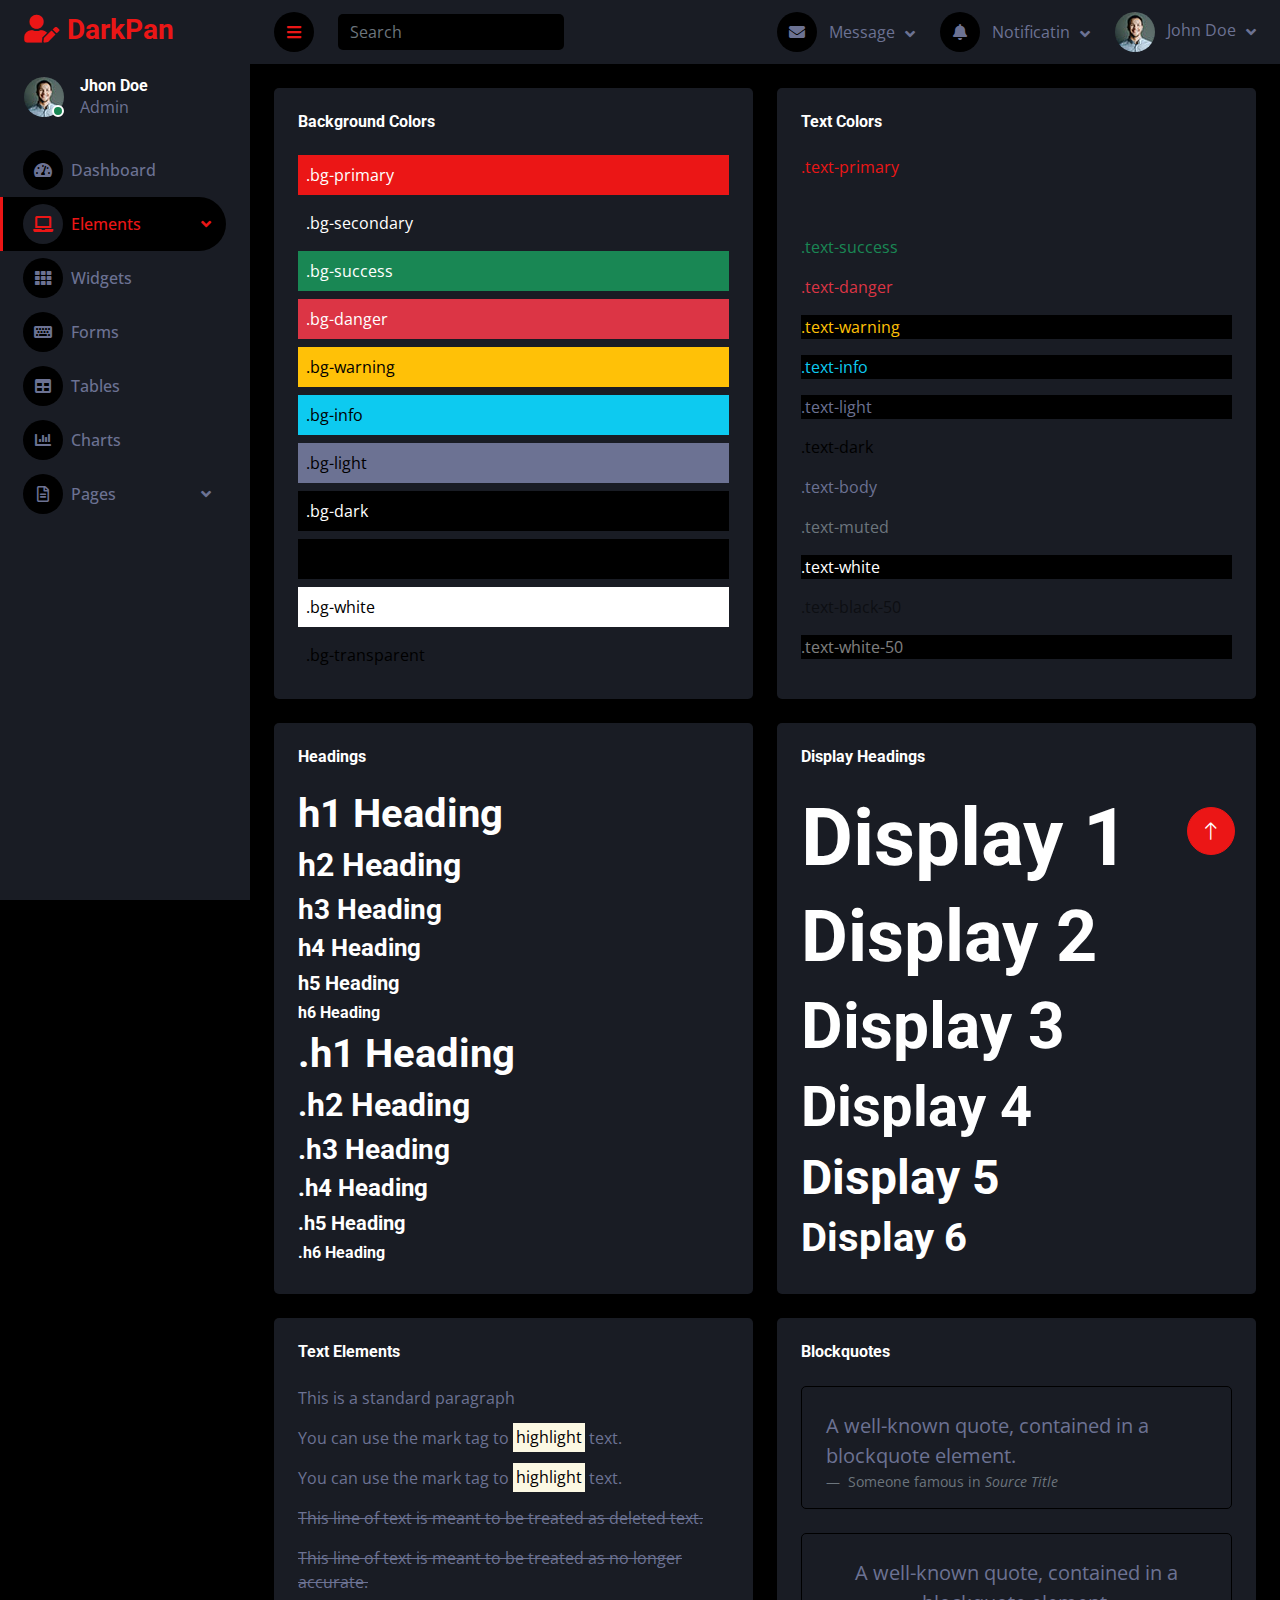
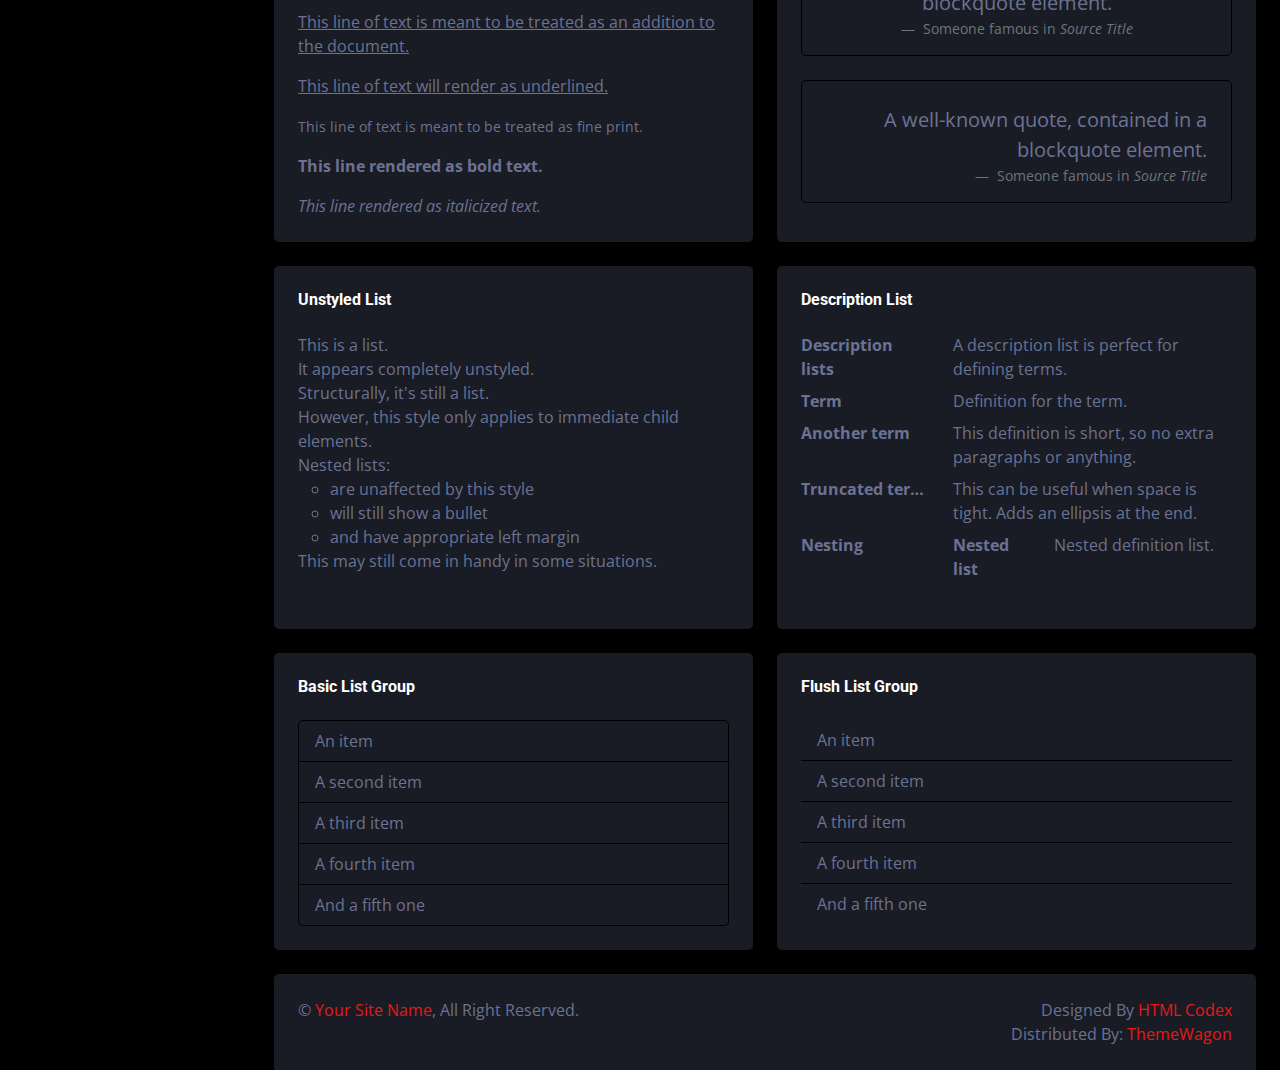
<file: Pages/Admin/typography.html>
<!DOCTYPE html>
<html lang="en">

<head>
    <meta charset="utf-8">
    <title>DarkPan - Bootstrap 5 Admin Template</title>
    <meta content="width=device-width, initial-scale=1.0" name="viewport">
    <meta content="" name="keywords">
    <meta content="" name="description">

    <!-- Favicon -->
    <link href="img/favicon.ico" rel="icon">

    <!-- Google Web Fonts -->
    <link rel="preconnect" href="https://fonts.googleapis.com">
    <link rel="preconnect" href="https://fonts.gstatic.com" crossorigin>
    <link href="https://fonts.googleapis.com/css2?family=Open+Sans:wght@400;600&family=Roboto:wght@500;700&display=swap" rel="stylesheet"> 
    
    <!-- Icon Font Stylesheet -->
    <link href="https://cdnjs.cloudflare.com/ajax/libs/font-awesome/5.10.0/css/all.min.css" rel="stylesheet">
    <link href="https://cdn.jsdelivr.net/npm/bootstrap-icons@1.4.1/font/bootstrap-icons.css" rel="stylesheet">

    <!-- Libraries Stylesheet -->
    <link href="lib/owlcarousel/assets/owl.carousel.min.css" rel="stylesheet">
    <link href="lib/tempusdominus/css/tempusdominus-bootstrap-4.min.css" rel="stylesheet" />

    <!-- Customized Bootstrap Stylesheet -->
    <link href="css/bootstrap.min.css" rel="stylesheet">

    <!-- Template Stylesheet -->
    <link href="css/style.css" rel="stylesheet">
</head>

<body>
    <div class="container-fluid position-relative d-flex p-0">
        <!-- Spinner Start -->
        <div id="spinner" class="show bg-dark position-fixed translate-middle w-100 vh-100 top-50 start-50 d-flex align-items-center justify-content-center">
            <div class="spinner-border text-primary" style="width: 3rem; height: 3rem;" role="status">
                <span class="sr-only">Loading...</span>
            </div>
        </div>
        <!-- Spinner End -->


        <!-- Sidebar Start -->
        <div class="sidebar pe-4 pb-3">
            <nav class="navbar bg-secondary navbar-dark">
                <a href="index.html" class="navbar-brand mx-4 mb-3">
                    <h3 class="text-primary"><i class="fa fa-user-edit me-2"></i>DarkPan</h3>
                </a>
                <div class="d-flex align-items-center ms-4 mb-4">
                    <div class="position-relative">
                        <img class="rounded-circle" src="img/user.jpg" alt="" style="width: 40px; height: 40px;">
                        <div class="bg-success rounded-circle border border-2 border-white position-absolute end-0 bottom-0 p-1"></div>
                    </div>
                    <div class="ms-3">
                        <h6 class="mb-0">Jhon Doe</h6>
                        <span>Admin</span>
                    </div>
                </div>
                <div class="navbar-nav w-100">
                    <a href="index.html" class="nav-item nav-link"><i class="fa fa-tachometer-alt me-2"></i>Dashboard</a>
                    <div class="nav-item dropdown">
                        <a href="#" class="nav-link dropdown-toggle active" data-bs-toggle="dropdown"><i class="fa fa-laptop me-2"></i>Elements</a>
                        <div class="dropdown-menu bg-transparent border-0">
                            <a href="button.html" class="dropdown-item">Buttons</a>
                            <a href="typography.html" class="dropdown-item active">Typography</a>
                            <a href="element.html" class="dropdown-item">Other Elements</a>
                        </div>
                    </div>
                    <a href="widget.html" class="nav-item nav-link"><i class="fa fa-th me-2"></i>Widgets</a>
                    <a href="form.html" class="nav-item nav-link"><i class="fa fa-keyboard me-2"></i>Forms</a>
                    <a href="table.html" class="nav-item nav-link"><i class="fa fa-table me-2"></i>Tables</a>
                    <a href="chart.html" class="nav-item nav-link"><i class="fa fa-chart-bar me-2"></i>Charts</a>
                    <div class="nav-item dropdown">
                        <a href="#" class="nav-link dropdown-toggle" data-bs-toggle="dropdown"><i class="far fa-file-alt me-2"></i>Pages</a>
                        <div class="dropdown-menu bg-transparent border-0">
                            <a href="signin.html" class="dropdown-item">Sign In</a>
                            <a href="signup.html" class="dropdown-item">Sign Up</a>
                            <a href="404.html" class="dropdown-item">404 Error</a>
                            <a href="blank.html" class="dropdown-item">Blank Page</a>
                        </div>
                    </div>
                </div>
            </nav>
        </div>
        <!-- Sidebar End -->


        <!-- Content Start -->
        <div class="content">
            <!-- Navbar Start -->
            <nav class="navbar navbar-expand bg-secondary navbar-dark sticky-top px-4 py-0">
                <a href="index.html" class="navbar-brand d-flex d-lg-none me-4">
                    <h2 class="text-primary mb-0"><i class="fa fa-user-edit"></i></h2>
                </a>
                <a href="#" class="sidebar-toggler flex-shrink-0">
                    <i class="fa fa-bars"></i>
                </a>
                <form class="d-none d-md-flex ms-4">
                    <input class="form-control bg-dark border-0" type="search" placeholder="Search">
                </form>
                <div class="navbar-nav align-items-center ms-auto">
                    <div class="nav-item dropdown">
                        <a href="#" class="nav-link dropdown-toggle" data-bs-toggle="dropdown">
                            <i class="fa fa-envelope me-lg-2"></i>
                            <span class="d-none d-lg-inline-flex">Message</span>
                        </a>
                        <div class="dropdown-menu dropdown-menu-end bg-secondary border-0 rounded-0 rounded-bottom m-0">
                            <a href="#" class="dropdown-item">
                                <div class="d-flex align-items-center">
                                    <img class="rounded-circle" src="img/user.jpg" alt="" style="width: 40px; height: 40px;">
                                    <div class="ms-2">
                                        <h6 class="fw-normal mb-0">Jhon send you a message</h6>
                                        <small>15 minutes ago</small>
                                    </div>
                                </div>
                            </a>
                            <hr class="dropdown-divider">
                            <a href="#" class="dropdown-item">
                                <div class="d-flex align-items-center">
                                    <img class="rounded-circle" src="img/user.jpg" alt="" style="width: 40px; height: 40px;">
                                    <div class="ms-2">
                                        <h6 class="fw-normal mb-0">Jhon send you a message</h6>
                                        <small>15 minutes ago</small>
                                    </div>
                                </div>
                            </a>
                            <hr class="dropdown-divider">
                            <a href="#" class="dropdown-item">
                                <div class="d-flex align-items-center">
                                    <img class="rounded-circle" src="img/user.jpg" alt="" style="width: 40px; height: 40px;">
                                    <div class="ms-2">
                                        <h6 class="fw-normal mb-0">Jhon send you a message</h6>
                                        <small>15 minutes ago</small>
                                    </div>
                                </div>
                            </a>
                            <hr class="dropdown-divider">
                            <a href="#" class="dropdown-item text-center">See all message</a>
                        </div>
                    </div>
                    <div class="nav-item dropdown">
                        <a href="#" class="nav-link dropdown-toggle" data-bs-toggle="dropdown">
                            <i class="fa fa-bell me-lg-2"></i>
                            <span class="d-none d-lg-inline-flex">Notificatin</span>
                        </a>
                        <div class="dropdown-menu dropdown-menu-end bg-secondary border-0 rounded-0 rounded-bottom m-0">
                            <a href="#" class="dropdown-item">
                                <h6 class="fw-normal mb-0">Profile updated</h6>
                                <small>15 minutes ago</small>
                            </a>
                            <hr class="dropdown-divider">
                            <a href="#" class="dropdown-item">
                                <h6 class="fw-normal mb-0">New user added</h6>
                                <small>15 minutes ago</small>
                            </a>
                            <hr class="dropdown-divider">
                            <a href="#" class="dropdown-item">
                                <h6 class="fw-normal mb-0">Password changed</h6>
                                <small>15 minutes ago</small>
                            </a>
                            <hr class="dropdown-divider">
                            <a href="#" class="dropdown-item text-center">See all notifications</a>
                        </div>
                    </div>
                    <div class="nav-item dropdown">
                        <a href="#" class="nav-link dropdown-toggle" data-bs-toggle="dropdown">
                            <img class="rounded-circle me-lg-2" src="img/user.jpg" alt="" style="width: 40px; height: 40px;">
                            <span class="d-none d-lg-inline-flex">John Doe</span>
                        </a>
                        <div class="dropdown-menu dropdown-menu-end bg-secondary border-0 rounded-0 rounded-bottom m-0">
                            <a href="#" class="dropdown-item">My Profile</a>
                            <a href="#" class="dropdown-item">Settings</a>
                            <a href="#" class="dropdown-item">Log Out</a>
                        </div>
                    </div>
                </div>
            </nav>
            <!-- Navbar End -->


            <!-- Typography Start -->
            <div class="container-fluid pt-4 px-4">
                <div class="row g-4">
                    <div class="col-sm-12 col-xl-6">
                        <div class="bg-secondary rounded h-100 p-4">
                            <h6 class="mb-4">Background Colors</h6>
                            <div class="p-2 mb-2 bg-primary text-white">.bg-primary</div>
                            <div class="p-2 mb-2 bg-secondary text-white">.bg-secondary</div>
                            <div class="p-2 mb-2 bg-success text-white">.bg-success</div>
                            <div class="p-2 mb-2 bg-danger text-white">.bg-danger</div>
                            <div class="p-2 mb-2 bg-warning text-dark">.bg-warning</div>
                            <div class="p-2 mb-2 bg-info text-dark">.bg-info</div>
                            <div class="p-2 mb-2 bg-light text-dark">.bg-light</div>
                            <div class="p-2 mb-2 bg-dark text-white">.bg-dark</div>
                            <div class="p-2 mb-2 bg-body text-dark">.bg-body</div>
                            <div class="p-2 mb-2 bg-white text-dark">.bg-white</div>
                            <div class="p-2 mb-0 bg-transparent text-dark">.bg-transparent</div>
                        </div>
                    </div>
                    <div class="col-sm-12 col-xl-6">
                        <div class="bg-secondary rounded h-100 p-4">
                            <h6 class="mb-4">Text Colors</h6>
                            <p class="text-primary">.text-primary</p>
                            <p class="text-secondary">.text-secondary</p>
                            <p class="text-success">.text-success</p>
                            <p class="text-danger">.text-danger</p>
                            <p class="text-warning bg-dark">.text-warning</p>
                            <p class="text-info bg-dark">.text-info</p>
                            <p class="text-light bg-dark">.text-light</p>
                            <p class="text-dark">.text-dark</p>
                            <p class="text-body">.text-body</p>
                            <p class="text-muted">.text-muted</p>
                            <p class="text-white bg-dark">.text-white</p>
                            <p class="text-black-50">.text-black-50</p>
                            <p class="text-white-50 bg-dark mb-0">.text-white-50</p>
                        </div>
                    </div>
                    <div class="col-sm-12 col-xl-6">
                        <div class="bg-secondary rounded h-100 p-4">
                            <h6 class="mb-4">Headings</h6>
                            <h1>h1 Heading</h1>
                            <h2>h2 Heading</h2>
                            <h3>h3 Heading</h3>
                            <h4>h4 Heading</h4>
                            <h5>h5 Heading</h5>
                            <h6>h6 Heading</h6>
                            <p class="h1">.h1 Heading</p>
                            <p class="h2">.h2 Heading</p>
                            <p class="h3">.h3 Heading</p>
                            <p class="h4">.h4 Heading</p>
                            <p class="h5">.h5 Heading</p>
                            <p class="h6">.h6 Heading</p>
                        </div>
                    </div>
                    <div class="col-sm-12 col-xl-6">
                        <div class="bg-secondary rounded h-100 p-4">
                            <h6 class="mb-4">Display Headings</h6>
                            <h1 class="display-1">Display 1</h1>
                            <h1 class="display-2">Display 2</h1>
                            <h1 class="display-3">Display 3</h1>
                            <h1 class="display-4">Display 4</h1>
                            <h1 class="display-5">Display 5</h1>
                            <h1 class="display-6 mb-0">Display 6</h1>
                        </div>
                    </div>
                    <div class="col-sm-12 col-xl-6">
                        <div class="bg-secondary rounded h-100 p-4">
                            <h6 class="mb-4">Text Elements</h6>
                            <p>This is a standard paragraph</p>
                            <p>You can use the mark tag to <mark>highlight</mark> text.</p>
                            <p>You can use the mark tag to <mark>highlight</mark> text.</p>
                            <p><del>This line of text is meant to be treated as deleted text.</del></p>
                            <p><s>This line of text is meant to be treated as no longer accurate.</s></p>
                            <p><ins>This line of text is meant to be treated as an addition to the document.</ins></p>
                            <p><u>This line of text will render as underlined.</u></p>
                            <p><small>This line of text is meant to be treated as fine print.</small></p>
                            <p><strong>This line rendered as bold text.</strong></p>
                            <p class="mb-0"><em>This line rendered as italicized text.</em></p>
                        </div>
                    </div>
                    <div class="col-sm-12 col-xl-6">
                        <div class="bg-secondary rounded h-100 p-4">
                            <h6 class="mb-4">Blockquotes</h6>
                            <div class="border rounded p-4 pb-0 mb-4">
                                <figure>
                                    <blockquote class="blockquote">
                                        <p>A well-known quote, contained in a blockquote element.</p>
                                    </blockquote>
                                    <figcaption class="blockquote-footer">
                                        Someone famous in <cite title="Source Title">Source Title</cite>
                                    </figcaption>
                                </figure>
                            </div>
                            <div class="border rounded p-4 pb-0 mb-4">
                                <figure class="text-center">
                                    <blockquote class="blockquote">
                                        <p>A well-known quote, contained in a blockquote element.</p>
                                    </blockquote>
                                    <figcaption class="blockquote-footer">
                                        Someone famous in <cite title="Source Title">Source Title</cite>
                                    </figcaption>
                                </figure>
                            </div>
                            <div class="border rounded p-4 pb-0 mb-0">
                                <figure class="text-end">
                                    <blockquote class="blockquote">
                                        <p>A well-known quote, contained in a blockquote element.</p>
                                    </blockquote>
                                    <figcaption class="blockquote-footer">
                                        Someone famous in <cite title="Source Title">Source Title</cite>
                                    </figcaption>
                                </figure>
                            </div>
                        </div>
                    </div>
                    <div class="col-sm-12 col-xl-6">
                        <div class="bg-secondary rounded h-100 p-4">
                            <h6 class="mb-4">Unstyled List</h6>
                            <ul class="list-unstyled mb-0">
                                <li>This is a list.</li>
                                <li>It appears completely unstyled.</li>
                                <li>Structurally, it's still a list.</li>
                                <li>However, this style only applies to immediate child elements.</li>
                                <li>Nested lists:
                                    <ul>
                                        <li>are unaffected by this style</li>
                                        <li>will still show a bullet</li>
                                        <li>and have appropriate left margin</li>
                                    </ul>
                                </li>
                                <li>This may still come in handy in some situations.</li>
                            </ul>
                        </div>
                    </div>
                    <div class="col-sm-12 col-xl-6">
                        <div class="bg-secondary rounded h-100 p-4">
                            <h6 class="mb-4">Description List</h6>
                            <dl class="row mb-0">
                                <dt class="col-sm-4">Description lists</dt>
                                <dd class="col-sm-8">A description list is perfect for defining terms.</dd>

                                <dt class="col-sm-4">Term</dt>
                                <dd class="col-sm-8">Definition for the term.</dd>

                                <dt class="col-sm-4">Another term</dt>
                                <dd class="col-sm-8">This definition is short, so no extra paragraphs or anything.</dd>

                                <dt class="col-sm-4 text-truncate">Truncated term is truncated</dt>
                                <dd class="col-sm-8">This can be useful when space is tight. Adds an ellipsis at the
                                    end.</dd>

                                <dt class="col-sm-4">Nesting</dt>
                                <dd class="col-sm-8">
                                    <dl class="row">
                                        <dt class="col-sm-4">Nested list</dt>
                                        <dd class="col-sm-8">Nested definition list.</dd>
                                    </dl>
                                </dd>
                            </dl>
                        </div>
                    </div>
                    <div class="col-sm-12 col-xl-6">
                        <div class="bg-secondary rounded h-100 p-4">
                            <h6 class="mb-4">Basic List Group</h6>
                            <ul class="list-group">
                                <li class="list-group-item bg-transparent">An item</li>
                                <li class="list-group-item bg-transparent">A second item</li>
                                <li class="list-group-item bg-transparent">A third item</li>
                                <li class="list-group-item bg-transparent">A fourth item</li>
                                <li class="list-group-item bg-transparent">And a fifth one</li>
                            </ul>
                        </div>
                    </div>
                    <div class="col-sm-12 col-xl-6">
                        <div class="bg-secondary rounded h-100 p-4">
                            <h6 class="mb-4">Flush List Group</h6>
                            <ul class="list-group list-group-flush">
                                <li class="list-group-item bg-transparent">An item</li>
                                <li class="list-group-item bg-transparent">A second item</li>
                                <li class="list-group-item bg-transparent">A third item</li>
                                <li class="list-group-item bg-transparent">A fourth item</li>
                                <li class="list-group-item bg-transparent">And a fifth one</li>
                            </ul>
                        </div>
                    </div>
                </div>
            </div>
            <!-- Typography End -->


            <!-- Footer Start -->
            <div class="container-fluid pt-4 px-4">
                <div class="bg-secondary rounded-top p-4">
                    <div class="row">
                        <div class="col-12 col-sm-6 text-center text-sm-start">
                            &copy; <a href="#">Your Site Name</a>, All Right Reserved. 
                        </div>
                        <div class="col-12 col-sm-6 text-center text-sm-end">
                            <!--/*** This template is free as long as you keep the footer author’s credit link/attribution link/backlink. If you'd like to use the template without the footer author’s credit link/attribution link/backlink, you can purchase the Credit Removal License from "https://htmlcodex.com/credit-removal". Thank you for your support. ***/-->
                            Designed By <a href="https://htmlcodex.com">HTML Codex</a>
                            <br>Distributed By: <a href="https://themewagon.com" target="_blank">ThemeWagon</a>
                        </div>
                    </div>
                </div>
            </div>
            <!-- Footer End -->
        </div>
        <!-- Content End -->


        <!-- Back to Top -->
        <a href="#" class="btn btn-lg btn-primary btn-lg-square back-to-top"><i class="bi bi-arrow-up"></i></a>
    </div>

    <!-- JavaScript Libraries -->
    <script src="https://code.jquery.com/jquery-3.4.1.min.js"></script>
    <script src="https://cdn.jsdelivr.net/npm/bootstrap@5.0.0/dist/js/bootstrap.bundle.min.js"></script>
    <script src="lib/chart/chart.min.js"></script>
    <script src="lib/easing/easing.min.js"></script>
    <script src="lib/waypoints/waypoints.min.js"></script>
    <script src="lib/owlcarousel/owl.carousel.min.js"></script>
    <script src="lib/tempusdominus/js/moment.min.js"></script>
    <script src="lib/tempusdominus/js/moment-timezone.min.js"></script>
    <script src="lib/tempusdominus/js/tempusdominus-bootstrap-4.min.js"></script>

    <!-- Template Javascript -->
    <script src="js/main.js"></script>
</body>

</html>
</file>
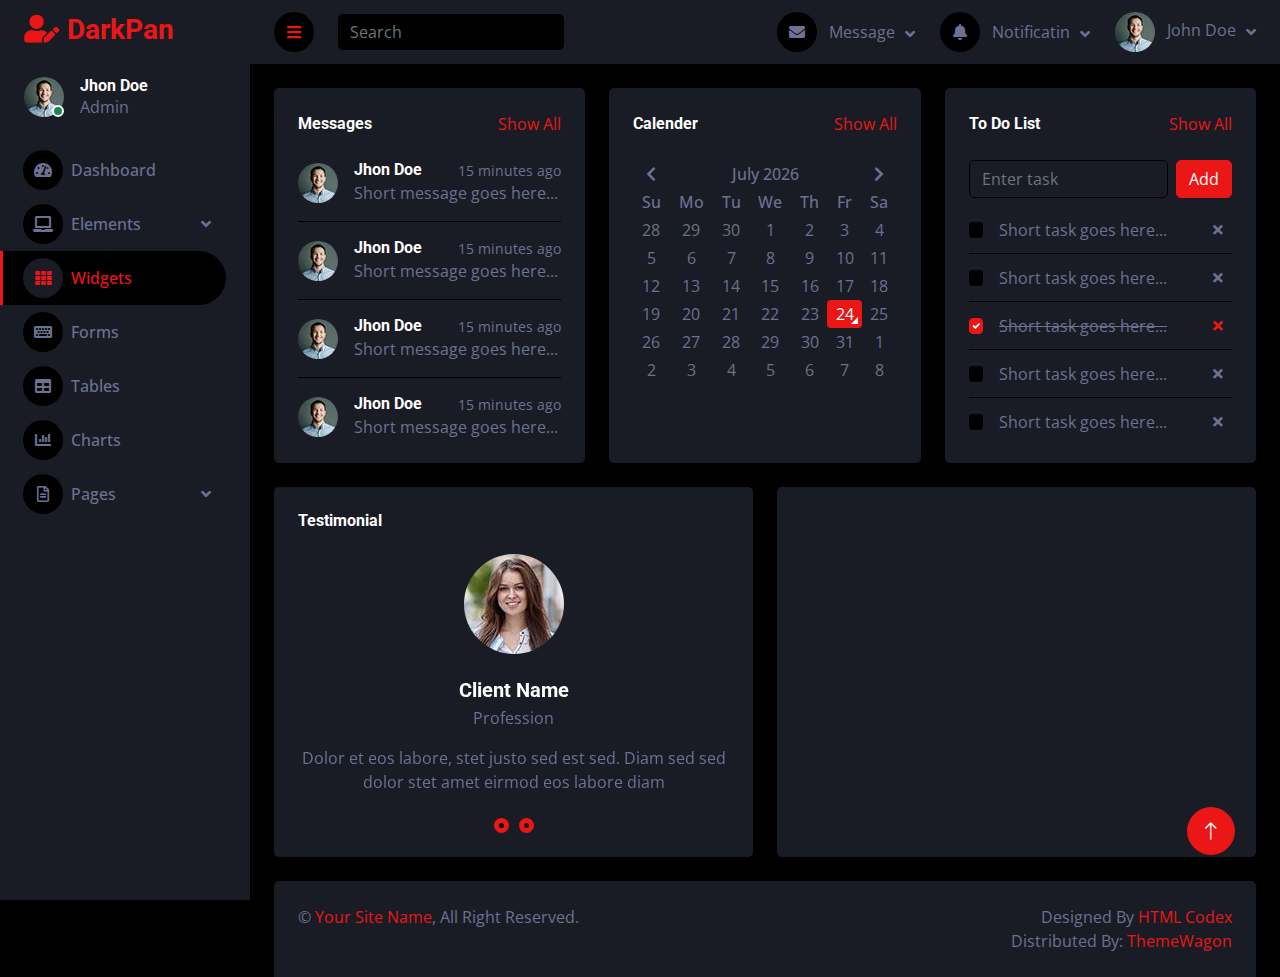
<file: Pages/Admin/widget.html>
<!DOCTYPE html>
<html lang="en">

<head>
    <meta charset="utf-8">
    <title>DarkPan - Bootstrap 5 Admin Template</title>
    <meta content="width=device-width, initial-scale=1.0" name="viewport">
    <meta content="" name="keywords">
    <meta content="" name="description">

    <!-- Favicon -->
    <link href="img/favicon.ico" rel="icon">

    <!-- Google Web Fonts -->
    <link rel="preconnect" href="https://fonts.googleapis.com">
    <link rel="preconnect" href="https://fonts.gstatic.com" crossorigin>
    <link href="https://fonts.googleapis.com/css2?family=Open+Sans:wght@400;600&family=Roboto:wght@500;700&display=swap" rel="stylesheet"> 
    
    <!-- Icon Font Stylesheet -->
    <link href="https://cdnjs.cloudflare.com/ajax/libs/font-awesome/5.10.0/css/all.min.css" rel="stylesheet">
    <link href="https://cdn.jsdelivr.net/npm/bootstrap-icons@1.4.1/font/bootstrap-icons.css" rel="stylesheet">

    <!-- Libraries Stylesheet -->
    <link href="lib/owlcarousel/assets/owl.carousel.min.css" rel="stylesheet">
    <link href="lib/tempusdominus/css/tempusdominus-bootstrap-4.min.css" rel="stylesheet" />

    <!-- Customized Bootstrap Stylesheet -->
    <link href="css/bootstrap.min.css" rel="stylesheet">

    <!-- Template Stylesheet -->
    <link href="css/style.css" rel="stylesheet">
</head>

<body>
    <div class="container-fluid position-relative d-flex p-0">
        <!-- Spinner Start -->
        <div id="spinner" class="show bg-dark position-fixed translate-middle w-100 vh-100 top-50 start-50 d-flex align-items-center justify-content-center">
            <div class="spinner-border text-primary" style="width: 3rem; height: 3rem;" role="status">
                <span class="sr-only">Loading...</span>
            </div>
        </div>
        <!-- Spinner End -->


        <!-- Sidebar Start -->
        <div class="sidebar pe-4 pb-3">
            <nav class="navbar bg-secondary navbar-dark">
                <a href="index.html" class="navbar-brand mx-4 mb-3">
                    <h3 class="text-primary"><i class="fa fa-user-edit me-2"></i>DarkPan</h3>
                </a>
                <div class="d-flex align-items-center ms-4 mb-4">
                    <div class="position-relative">
                        <img class="rounded-circle" src="img/user.jpg" alt="" style="width: 40px; height: 40px;">
                        <div class="bg-success rounded-circle border border-2 border-white position-absolute end-0 bottom-0 p-1"></div>
                    </div>
                    <div class="ms-3">
                        <h6 class="mb-0">Jhon Doe</h6>
                        <span>Admin</span>
                    </div>
                </div>
                <div class="navbar-nav w-100">
                    <a href="index.html" class="nav-item nav-link"><i class="fa fa-tachometer-alt me-2"></i>Dashboard</a>
                    <div class="nav-item dropdown">
                        <a href="#" class="nav-link dropdown-toggle" data-bs-toggle="dropdown"><i class="fa fa-laptop me-2"></i>Elements</a>
                        <div class="dropdown-menu bg-transparent border-0">
                            <a href="button.html" class="dropdown-item">Buttons</a>
                            <a href="typography.html" class="dropdown-item">Typography</a>
                            <a href="element.html" class="dropdown-item">Other Elements</a>
                        </div>
                    </div>
                    <a href="widget.html" class="nav-item nav-link active"><i class="fa fa-th me-2"></i>Widgets</a>
                    <a href="form.html" class="nav-item nav-link"><i class="fa fa-keyboard me-2"></i>Forms</a>
                    <a href="table.html" class="nav-item nav-link"><i class="fa fa-table me-2"></i>Tables</a>
                    <a href="chart.html" class="nav-item nav-link"><i class="fa fa-chart-bar me-2"></i>Charts</a>
                    <div class="nav-item dropdown">
                        <a href="#" class="nav-link dropdown-toggle" data-bs-toggle="dropdown"><i class="far fa-file-alt me-2"></i>Pages</a>
                        <div class="dropdown-menu bg-transparent border-0">
                            <a href="signin.html" class="dropdown-item">Sign In</a>
                            <a href="signup.html" class="dropdown-item">Sign Up</a>
                            <a href="404.html" class="dropdown-item">404 Error</a>
                            <a href="blank.html" class="dropdown-item">Blank Page</a>
                        </div>
                    </div>
                </div>
            </nav>
        </div>
        <!-- Sidebar End -->


        <!-- Content Start -->
        <div class="content">
            <!-- Navbar Start -->
            <nav class="navbar navbar-expand bg-secondary navbar-dark sticky-top px-4 py-0">
                <a href="index.html" class="navbar-brand d-flex d-lg-none me-4">
                    <h2 class="text-primary mb-0"><i class="fa fa-user-edit"></i></h2>
                </a>
                <a href="#" class="sidebar-toggler flex-shrink-0">
                    <i class="fa fa-bars"></i>
                </a>
                <form class="d-none d-md-flex ms-4">
                    <input class="form-control bg-dark border-0" type="search" placeholder="Search">
                </form>
                <div class="navbar-nav align-items-center ms-auto">
                    <div class="nav-item dropdown">
                        <a href="#" class="nav-link dropdown-toggle" data-bs-toggle="dropdown">
                            <i class="fa fa-envelope me-lg-2"></i>
                            <span class="d-none d-lg-inline-flex">Message</span>
                        </a>
                        <div class="dropdown-menu dropdown-menu-end bg-secondary border-0 rounded-0 rounded-bottom m-0">
                            <a href="#" class="dropdown-item">
                                <div class="d-flex align-items-center">
                                    <img class="rounded-circle" src="img/user.jpg" alt="" style="width: 40px; height: 40px;">
                                    <div class="ms-2">
                                        <h6 class="fw-normal mb-0">Jhon send you a message</h6>
                                        <small>15 minutes ago</small>
                                    </div>
                                </div>
                            </a>
                            <hr class="dropdown-divider">
                            <a href="#" class="dropdown-item">
                                <div class="d-flex align-items-center">
                                    <img class="rounded-circle" src="img/user.jpg" alt="" style="width: 40px; height: 40px;">
                                    <div class="ms-2">
                                        <h6 class="fw-normal mb-0">Jhon send you a message</h6>
                                        <small>15 minutes ago</small>
                                    </div>
                                </div>
                            </a>
                            <hr class="dropdown-divider">
                            <a href="#" class="dropdown-item">
                                <div class="d-flex align-items-center">
                                    <img class="rounded-circle" src="img/user.jpg" alt="" style="width: 40px; height: 40px;">
                                    <div class="ms-2">
                                        <h6 class="fw-normal mb-0">Jhon send you a message</h6>
                                        <small>15 minutes ago</small>
                                    </div>
                                </div>
                            </a>
                            <hr class="dropdown-divider">
                            <a href="#" class="dropdown-item text-center">See all message</a>
                        </div>
                    </div>
                    <div class="nav-item dropdown">
                        <a href="#" class="nav-link dropdown-toggle" data-bs-toggle="dropdown">
                            <i class="fa fa-bell me-lg-2"></i>
                            <span class="d-none d-lg-inline-flex">Notificatin</span>
                        </a>
                        <div class="dropdown-menu dropdown-menu-end bg-secondary border-0 rounded-0 rounded-bottom m-0">
                            <a href="#" class="dropdown-item">
                                <h6 class="fw-normal mb-0">Profile updated</h6>
                                <small>15 minutes ago</small>
                            </a>
                            <hr class="dropdown-divider">
                            <a href="#" class="dropdown-item">
                                <h6 class="fw-normal mb-0">New user added</h6>
                                <small>15 minutes ago</small>
                            </a>
                            <hr class="dropdown-divider">
                            <a href="#" class="dropdown-item">
                                <h6 class="fw-normal mb-0">Password changed</h6>
                                <small>15 minutes ago</small>
                            </a>
                            <hr class="dropdown-divider">
                            <a href="#" class="dropdown-item text-center">See all notifications</a>
                        </div>
                    </div>
                    <div class="nav-item dropdown">
                        <a href="#" class="nav-link dropdown-toggle" data-bs-toggle="dropdown">
                            <img class="rounded-circle me-lg-2" src="img/user.jpg" alt="" style="width: 40px; height: 40px;">
                            <span class="d-none d-lg-inline-flex">John Doe</span>
                        </a>
                        <div class="dropdown-menu dropdown-menu-end bg-secondary border-0 rounded-0 rounded-bottom m-0">
                            <a href="#" class="dropdown-item">My Profile</a>
                            <a href="#" class="dropdown-item">Settings</a>
                            <a href="#" class="dropdown-item">Log Out</a>
                        </div>
                    </div>
                </div>
            </nav>
            <!-- Navbar End -->


            <!-- Widget Start -->
            <div class="container-fluid pt-4 px-4">
                <div class="row g-4">
                    <div class="col-sm-12 col-md-6 col-xl-4">
                        <div class="h-100 bg-secondary rounded p-4">
                            <div class="d-flex align-items-center justify-content-between mb-2">
                                <h6 class="mb-0">Messages</h6>
                                <a href="">Show All</a>
                            </div>
                            <div class="d-flex align-items-center border-bottom py-3">
                                <img class="rounded-circle flex-shrink-0" src="img/user.jpg" alt="" style="width: 40px; height: 40px;">
                                <div class="w-100 ms-3">
                                    <div class="d-flex w-100 justify-content-between">
                                        <h6 class="mb-0">Jhon Doe</h6>
                                        <small>15 minutes ago</small>
                                    </div>
                                    <span>Short message goes here...</span>
                                </div>
                            </div>
                            <div class="d-flex align-items-center border-bottom py-3">
                                <img class="rounded-circle flex-shrink-0" src="img/user.jpg" alt="" style="width: 40px; height: 40px;">
                                <div class="w-100 ms-3">
                                    <div class="d-flex w-100 justify-content-between">
                                        <h6 class="mb-0">Jhon Doe</h6>
                                        <small>15 minutes ago</small>
                                    </div>
                                    <span>Short message goes here...</span>
                                </div>
                            </div>
                            <div class="d-flex align-items-center border-bottom py-3">
                                <img class="rounded-circle flex-shrink-0" src="img/user.jpg" alt="" style="width: 40px; height: 40px;">
                                <div class="w-100 ms-3">
                                    <div class="d-flex w-100 justify-content-between">
                                        <h6 class="mb-0">Jhon Doe</h6>
                                        <small>15 minutes ago</small>
                                    </div>
                                    <span>Short message goes here...</span>
                                </div>
                            </div>
                            <div class="d-flex align-items-center pt-3">
                                <img class="rounded-circle flex-shrink-0" src="img/user.jpg" alt="" style="width: 40px; height: 40px;">
                                <div class="w-100 ms-3">
                                    <div class="d-flex w-100 justify-content-between">
                                        <h6 class="mb-0">Jhon Doe</h6>
                                        <small>15 minutes ago</small>
                                    </div>
                                    <span>Short message goes here...</span>
                                </div>
                            </div>
                        </div>
                    </div>
                    <div class="col-sm-12 col-md-6 col-xl-4">
                        <div class="h-100 bg-secondary rounded p-4">
                            <div class="d-flex align-items-center justify-content-between mb-4">
                                <h6 class="mb-0">Calender</h6>
                                <a href="">Show All</a>
                            </div>
                            <div id="calender"></div>
                        </div>
                    </div>
                    <div class="col-sm-12 col-md-6 col-xl-4">
                        <div class="h-100 bg-secondary rounded p-4">
                            <div class="d-flex align-items-center justify-content-between mb-4">
                                <h6 class="mb-0">To Do List</h6>
                                <a href="">Show All</a>
                            </div>
                            <div class="d-flex mb-2">
                                <input class="form-control bg-transparent" type="text" placeholder="Enter task">
                                <button type="button" class="btn btn-primary ms-2">Add</button>
                            </div>
                            <div class="d-flex align-items-center border-bottom py-2">
                                <input class="form-check-input m-0" type="checkbox">
                                <div class="w-100 ms-3">
                                    <div class="d-flex w-100 align-items-center justify-content-between">
                                        <span>Short task goes here...</span>
                                        <button class="btn btn-sm"><i class="fa fa-times"></i></button>
                                    </div>
                                </div>
                            </div>
                            <div class="d-flex align-items-center border-bottom py-2">
                                <input class="form-check-input m-0" type="checkbox">
                                <div class="w-100 ms-3">
                                    <div class="d-flex w-100 align-items-center justify-content-between">
                                        <span>Short task goes here...</span>
                                        <button class="btn btn-sm"><i class="fa fa-times"></i></button>
                                    </div>
                                </div>
                            </div>
                            <div class="d-flex align-items-center border-bottom py-2">
                                <input class="form-check-input m-0" type="checkbox" checked>
                                <div class="w-100 ms-3">
                                    <div class="d-flex w-100 align-items-center justify-content-between">
                                        <span><del>Short task goes here...</del></span>
                                        <button class="btn btn-sm text-primary"><i class="fa fa-times"></i></button>
                                    </div>
                                </div>
                            </div>
                            <div class="d-flex align-items-center border-bottom py-2">
                                <input class="form-check-input m-0" type="checkbox">
                                <div class="w-100 ms-3">
                                    <div class="d-flex w-100 align-items-center justify-content-between">
                                        <span>Short task goes here...</span>
                                        <button class="btn btn-sm"><i class="fa fa-times"></i></button>
                                    </div>
                                </div>
                            </div>
                            <div class="d-flex align-items-center pt-2">
                                <input class="form-check-input m-0" type="checkbox">
                                <div class="w-100 ms-3">
                                    <div class="d-flex w-100 align-items-center justify-content-between">
                                        <span>Short task goes here...</span>
                                        <button class="btn btn-sm"><i class="fa fa-times"></i></button>
                                    </div>
                                </div>
                            </div>
                        </div>
                    </div>
                    <div class="col-sm-12 col-xl-6">
                        <div class="bg-secondary rounded h-100 p-4">
                            <h6 class="mb-4">Testimonial</h6>
                            <div class="owl-carousel testimonial-carousel">
                                <div class="testimonial-item text-center">
                                    <img class="img-fluid rounded-circle mx-auto mb-4" src="img/testimonial-1.jpg" style="width: 100px; height: 100px;">
                                    <h5 class="mb-1">Client Name</h5>
                                    <p>Profession</p>
                                    <p class="mb-0">Dolor et eos labore, stet justo sed est sed. Diam sed sed dolor stet amet eirmod eos labore diam</p>
                                </div>
                                <div class="testimonial-item text-center">
                                    <img class="img-fluid rounded-circle mx-auto mb-4" src="img/testimonial-2.jpg" style="width: 100px; height: 100px;">
                                    <h5 class="mb-1">Client Name</h5>
                                    <p>Profession</p>
                                    <p class="mb-0">Dolor et eos labore, stet justo sed est sed. Diam sed sed dolor stet amet eirmod eos labore diam</p>
                                </div>
                            </div>
                        </div>
                    </div>
                    <div class="col-sm-12 col-xl-6">
                        <div class="bg-secondary rounded h-100 p-4">
                            <iframe class="position-relative rounded w-100 h-100"
                            src="https://www.google.com/maps/embed?pb=!1m18!1m12!1m3!1d3001156.4288297426!2d-78.01371936852176!3d42.72876761954724!2m3!1f0!2f0!3f0!3m2!1i1024!2i768!4f13.1!3m3!1m2!1s0x4ccc4bf0f123a5a9%3A0xddcfc6c1de189567!2sNew%20York%2C%20USA!5e0!3m2!1sen!2sbd!4v1603794290143!5m2!1sen!2sbd"
                            frameborder="0" allowfullscreen="" aria-hidden="false"
                            tabindex="0" style="filter: grayscale(100%) invert(92%) contrast(83%); border: 0;"></iframe>
                        </div>
                    </div>
                </div>
            </div>
            <!-- Widget End -->


            <!-- Footer Start -->
            <div class="container-fluid pt-4 px-4">
                <div class="bg-secondary rounded-top p-4">
                    <div class="row">
                        <div class="col-12 col-sm-6 text-center text-sm-start">
                            &copy; <a href="#">Your Site Name</a>, All Right Reserved. 
                        </div>
                        <div class="col-12 col-sm-6 text-center text-sm-end">
                            <!--/*** This template is free as long as you keep the footer author’s credit link/attribution link/backlink. If you'd like to use the template without the footer author’s credit link/attribution link/backlink, you can purchase the Credit Removal License from "https://htmlcodex.com/credit-removal". Thank you for your support. ***/-->
                            Designed By <a href="https://htmlcodex.com">HTML Codex</a>
                            <br>Distributed By: <a href="https://themewagon.com" target="_blank">ThemeWagon</a>
                        </div>
                    </div>
                </div>
            </div>
            <!-- Footer End -->
        </div>
        <!-- Content End -->


        <!-- Back to Top -->
        <a href="#" class="btn btn-lg btn-primary btn-lg-square back-to-top"><i class="bi bi-arrow-up"></i></a>
    </div>

    <!-- JavaScript Libraries -->
    <script src="https://code.jquery.com/jquery-3.4.1.min.js"></script>
    <script src="https://cdn.jsdelivr.net/npm/bootstrap@5.0.0/dist/js/bootstrap.bundle.min.js"></script>
    <script src="lib/chart/chart.min.js"></script>
    <script src="lib/easing/easing.min.js"></script>
    <script src="lib/waypoints/waypoints.min.js"></script>
    <script src="lib/owlcarousel/owl.carousel.min.js"></script>
    <script src="lib/tempusdominus/js/moment.min.js"></script>
    <script src="lib/tempusdominus/js/moment-timezone.min.js"></script>
    <script src="lib/tempusdominus/js/tempusdominus-bootstrap-4.min.js"></script>

    <!-- Template Javascript -->
    <script src="js/main.js"></script>
</body>

</html>
</file>
<file: css/linearicons.css>
@font-face {
	font-family: 'Linearicons-Free';
	src:url('../fonts/Linearicons-Free.eot?w118d');
	src:url('../fonts/Linearicons-Free.eot?#iefixw118d') format('embedded-opentype'),
		url('../fonts/Linearicons-Free.woff2?w118d') format('woff2'),
		url('../fonts/Linearicons-Free.woff?w118d') format('woff'),
		url('../fonts/Linearicons-Free.ttf?w118d') format('truetype'),
		url('../fonts/Linearicons-Free.svg?w118d#Linearicons-Free') format('svg');
	font-weight: normal;
	font-style: normal;
}

.lnr {
	font-family: 'Linearicons-Free';
	speak: none;
	font-style: normal;
	font-weight: normal;
	font-variant: normal;
	text-transform: none;
	line-height: 1;

	/* Better Font Rendering =========== */
	-webkit-font-smoothing: antialiased;
	-moz-osx-font-smoothing: grayscale;
}

.lnr-home:before {
	content: "\e800";
}
.lnr-apartment:before {
	content: "\e801";
}
.lnr-pencil:before {
	content: "\e802";
}
.lnr-magic-wand:before {
	content: "\e803";
}
.lnr-drop:before {
	content: "\e804";
}
.lnr-lighter:before {
	content: "\e805";
}
.lnr-poop:before {
	content: "\e806";
}
.lnr-sun:before {
	content: "\e807";
}
.lnr-moon:before {
	content: "\e808";
}
.lnr-cloud:before {
	content: "\e809";
}
.lnr-cloud-upload:before {
	content: "\e80a";
}
.lnr-cloud-download:before {
	content: "\e80b";
}
.lnr-cloud-sync:before {
	content: "\e80c";
}
.lnr-cloud-check:before {
	content: "\e80d";
}
.lnr-database:before {
	content: "\e80e";
}
.lnr-lock:before {
	content: "\e80f";
}
.lnr-cog:before {
	content: "\e810";
}
.lnr-trash:before {
	content: "\e811";
}
.lnr-dice:before {
	content: "\e812";
}
.lnr-heart:before {
	content: "\e813";
}
.lnr-star:before {
	content: "\e814";
}
.lnr-star-half:before {
	content: "\e815";
}
.lnr-star-empty:before {
	content: "\e816";
}
.lnr-flag:before {
	content: "\e817";
}
.lnr-envelope:before {
	content: "\e818";
}
.lnr-paperclip:before {
	content: "\e819";
}
.lnr-inbox:before {
	content: "\e81a";
}
.lnr-eye:before {
	content: "\e81b";
}
.lnr-printer:before {
	content: "\e81c";
}
.lnr-file-empty:before {
	content: "\e81d";
}
.lnr-file-add:before {
	content: "\e81e";
}
.lnr-enter:before {
	content: "\e81f";
}
.lnr-exit:before {
	content: "\e820";
}
.lnr-graduation-hat:before {
	content: "\e821";
}
.lnr-license:before {
	content: "\e822";
}
.lnr-music-note:before {
	content: "\e823";
}
.lnr-film-play:before {
	content: "\e824";
}
.lnr-camera-video:before {
	content: "\e825";
}
.lnr-camera:before {
	content: "\e826";
}
.lnr-picture:before {
	content: "\e827";
}
.lnr-book:before {
	content: "\e828";
}
.lnr-bookmark:before {
	content: "\e829";
}
.lnr-user:before {
	content: "\e82a";
}
.lnr-users:before {
	content: "\e82b";
}
.lnr-shirt:before {
	content: "\e82c";
}
.lnr-store:before {
	content: "\e82d";
}
.lnr-cart:before {
	content: "\e82e";
}
.lnr-tag:before {
	content: "\e82f";
}
.lnr-phone-handset:before {
	content: "\e830";
}
.lnr-phone:before {
	content: "\e831";
}
.lnr-pushpin:before {
	content: "\e832";
}
.lnr-map-marker:before {
	content: "\e833";
}
.lnr-map:before {
	content: "\e834";
}
.lnr-location:before {
	content: "\e835";
}
.lnr-calendar-full:before {
	content: "\e836";
}
.lnr-keyboard:before {
	content: "\e837";
}
.lnr-spell-check:before {
	content: "\e838";
}
.lnr-screen:before {
	content: "\e839";
}
.lnr-smartphone:before {
	content: "\e83a";
}
.lnr-tablet:before {
	content: "\e83b";
}
.lnr-laptop:before {
	content: "\e83c";
}
.lnr-laptop-phone:before {
	content: "\e83d";
}
.lnr-power-switch:before {
	content: "\e83e";
}
.lnr-bubble:before {
	content: "\e83f";
}
.lnr-heart-pulse:before {
	content: "\e840";
}
.lnr-construction:before {
	content: "\e841";
}
.lnr-pie-chart:before {
	content: "\e842";
}
.lnr-chart-bars:before {
	content: "\e843";
}
.lnr-gift:before {
	content: "\e844";
}
.lnr-diamond:before {
	content: "\e845";
}
.lnr-linearicons:before {
	content: "\e846";
}
.lnr-dinner:before {
	content: "\e847";
}
.lnr-coffee-cup:before {
	content: "\e848";
}
.lnr-leaf:before {
	content: "\e849";
}
.lnr-paw:before {
	content: "\e84a";
}
.lnr-rocket:before {
	content: "\e84b";
}
.lnr-briefcase:before {
	content: "\e84c";
}
.lnr-bus:before {
	content: "\e84d";
}
.lnr-car:before {
	content: "\e84e";
}
.lnr-train:before {
	content: "\e84f";
}
.lnr-bicycle:before {
	content: "\e850";
}
.lnr-wheelchair:before {
	content: "\e851";
}
.lnr-select:before {
	content: "\e852";
}
.lnr-earth:before {
	content: "\e853";
}
.lnr-smile:before {
	content: "\e854";
}
.lnr-sad:before {
	content: "\e855";
}
.lnr-neutral:before {
	content: "\e856";
}
.lnr-mustache:before {
	content: "\e857";
}
.lnr-alarm:before {
	content: "\e858";
}
.lnr-bullhorn:before {
	content: "\e859";
}
.lnr-volume-high:before {
	content: "\e85a";
}
.lnr-volume-medium:before {
	content: "\e85b";
}
.lnr-volume-low:before {
	content: "\e85c";
}
.lnr-volume:before {
	content: "\e85d";
}
.lnr-mic:before {
	content: "\e85e";
}
.lnr-hourglass:before {
	content: "\e85f";
}
.lnr-undo:before {
	content: "\e860";
}
.lnr-redo:before {
	content: "\e861";
}
.lnr-sync:before {
	content: "\e862";
}
.lnr-history:before {
	content: "\e863";
}
.lnr-clock:before {
	content: "\e864";
}
.lnr-download:before {
	content: "\e865";
}
.lnr-upload:before {
	content: "\e866";
}
.lnr-enter-down:before {
	content: "\e867";
}
.lnr-exit-up:before {
	content: "\e868";
}
.lnr-bug:before {
	content: "\e869";
}
.lnr-code:before {
	content: "\e86a";
}
.lnr-link:before {
	content: "\e86b";
}
.lnr-unlink:before {
	content: "\e86c";
}
.lnr-thumbs-up:before {
	content: "\e86d";
}
.lnr-thumbs-down:before {
	content: "\e86e";
}
.lnr-magnifier:before {
	content: "\e86f";
}
.lnr-cross:before {
	content: "\e870";
}
.lnr-menu:before {
	content: "\e871";
}
.lnr-list:before {
	content: "\e872";
}
.lnr-chevron-up:before {
	content: "\e873";
}
.lnr-chevron-down:before {
	content: "\e874";
}
.lnr-chevron-left:before {
	content: "\e875";
}
.lnr-chevron-right:before {
	content: "\e876";
}
.lnr-arrow-up:before {
	content: "\e877";
}
.lnr-arrow-down:before {
	content: "\e878";
}
.lnr-arrow-left:before {
	content: "\e879";
}
.lnr-arrow-right:before {
	content: "\e87a";
}
.lnr-move:before {
	content: "\e87b";
}
.lnr-warning:before {
	content: "\e87c";
}
.lnr-question-circle:before {
	content: "\e87d";
}
.lnr-menu-circle:before {
	content: "\e87e";
}
.lnr-checkmark-circle:before {
	content: "\e87f";
}
.lnr-cross-circle:before {
	content: "\e880";
}
.lnr-plus-circle:before {
	content: "\e881";
}
.lnr-circle-minus:before {
	content: "\e882";
}
.lnr-arrow-up-circle:before {
	content: "\e883";
}
.lnr-arrow-down-circle:before {
	content: "\e884";
}
.lnr-arrow-left-circle:before {
	content: "\e885";
}
.lnr-arrow-right-circle:before {
	content: "\e886";
}
.lnr-chevron-up-circle:before {
	content: "\e887";
}
.lnr-chevron-down-circle:before {
	content: "\e888";
}
.lnr-chevron-left-circle:before {
	content: "\e889";
}
.lnr-chevron-right-circle:before {
	content: "\e88a";
}
.lnr-crop:before {
	content: "\e88b";
}
.lnr-frame-expand:before {
	content: "\e88c";
}
.lnr-frame-contract:before {
	content: "\e88d";
}
.lnr-layers:before {
	content: "\e88e";
}
.lnr-funnel:before {
	content: "\e88f";
}
.lnr-text-format:before {
	content: "\e890";
}
.lnr-text-format-remove:before {
	content: "\e891";
}
.lnr-text-size:before {
	content: "\e892";
}
.lnr-bold:before {
	content: "\e893";
}
.lnr-italic:before {
	content: "\e894";
}
.lnr-underline:before {
	content: "\e895";
}
.lnr-strikethrough:before {
	content: "\e896";
}
.lnr-highlight:before {
	content: "\e897";
}
.lnr-text-align-left:before {
	content: "\e898";
}
.lnr-text-align-center:before {
	content: "\e899";
}
.lnr-text-align-right:before {
	content: "\e89a";
}
.lnr-text-align-justify:before {
	content: "\e89b";
}
.lnr-line-spacing:before {
	content: "\e89c";
}
.lnr-indent-increase:before {
	content: "\e89d";
}
.lnr-indent-decrease:before {
	content: "\e89e";
}
.lnr-pilcrow:before {
	content: "\e89f";
}
.lnr-direction-ltr:before {
	content: "\e8a0";
}
.lnr-direction-rtl:before {
	content: "\e8a1";
}
.lnr-page-break:before {
	content: "\e8a2";
}
.lnr-sort-alpha-asc:before {
	content: "\e8a3";
}
.lnr-sort-amount-asc:before {
	content: "\e8a4";
}
.lnr-hand:before {
	content: "\e8a5";
}
.lnr-pointer-up:before {
	content: "\e8a6";
}
.lnr-pointer-right:before {
	content: "\e8a7";
}
.lnr-pointer-down:before {
	content: "\e8a8";
}
.lnr-pointer-left:before {
	content: "\e8a9";
}
</file>
<file: css/themify-icons.css>
@font-face {
	font-family: 'themify';
	src: url('../fonts/themify.eot?-fvbane');
	src: url('../fonts/themify.eot?#iefix-fvbane') format('embedded-opentype'),
		url('../fonts/themify.woff?-fvbane') format('woff'), url('../fonts/themify.ttf?-fvbane') format('truetype'),
		url('../fonts/themify.svg?-fvbane#themify') format('svg');
	font-weight: normal;
	font-style: normal;
}

[class^="ti-"],
[class*=" ti-"] {
	font-family: 'themify';
	speak: none;
	font-style: normal;
	font-weight: normal;
	font-variant: normal;
	text-transform: none;
	line-height: 1;

	/* Better Font Rendering =========== */
	-webkit-font-smoothing: antialiased;
	-moz-osx-font-smoothing: grayscale;
}

.ti-wand:before {
	content: "\e600";
}
.ti-volume:before {
	content: "\e601";
}
.ti-user:before {
	content: "\e602";
}
.ti-unlock:before {
	content: "\e603";
}
.ti-unlink:before {
	content: "\e604";
}
.ti-trash:before {
	content: "\e605";
}
.ti-thought:before {
	content: "\e606";
}
.ti-target:before {
	content: "\e607";
}
.ti-tag:before {
	content: "\e608";
}
.ti-tablet:before {
	content: "\e609";
}
.ti-star:before {
	content: "\e60a";
}
.ti-spray:before {
	content: "\e60b";
}
.ti-signal:before {
	content: "\e60c";
}
.ti-shopping-cart:before {
	content: "\e60d";
}
.ti-shopping-cart-full:before {
	content: "\e60e";
}
.ti-settings:before {
	content: "\e60f";
}
.ti-search:before {
	content: "\e610";
}
.ti-zoom-in:before {
	content: "\e611";
}
.ti-zoom-out:before {
	content: "\e612";
}
.ti-cut:before {
	content: "\e613";
}
.ti-ruler:before {
	content: "\e614";
}
.ti-ruler-pencil:before {
	content: "\e615";
}
.ti-ruler-alt:before {
	content: "\e616";
}
.ti-bookmark:before {
	content: "\e617";
}
.ti-bookmark-alt:before {
	content: "\e618";
}
.ti-reload:before {
	content: "\e619";
}
.ti-plus:before {
	content: "\e61a";
}
.ti-pin:before {
	content: "\e61b";
}
.ti-pencil:before {
	content: "\e61c";
}
.ti-pencil-alt:before {
	content: "\e61d";
}
.ti-paint-roller:before {
	content: "\e61e";
}
.ti-paint-bucket:before {
	content: "\e61f";
}
.ti-na:before {
	content: "\e620";
}
.ti-mobile:before {
	content: "\e621";
}
.ti-minus:before {
	content: "\e622";
}
.ti-medall:before {
	content: "\e623";
}
.ti-medall-alt:before {
	content: "\e624";
}
.ti-marker:before {
	content: "\e625";
}
.ti-marker-alt:before {
	content: "\e626";
}
.ti-arrow-up:before {
	content: "\e627";
}
.ti-arrow-right:before {
	content: "\e628";
}
.ti-arrow-left:before {
	content: "\e629";
}
.ti-arrow-down:before {
	content: "\e62a";
}
.ti-lock:before {
	content: "\e62b";
}
.ti-location-arrow:before {
	content: "\e62c";
}
.ti-link:before {
	content: "\e62d";
}
.ti-layout:before {
	content: "\e62e";
}
.ti-layers:before {
	content: "\e62f";
}
.ti-layers-alt:before {
	content: "\e630";
}
.ti-key:before {
	content: "\e631";
}
.ti-import:before {
	content: "\e632";
}
.ti-image:before {
	content: "\e633";
}
.ti-heart:before {
	content: "\e634";
}
.ti-heart-broken:before {
	content: "\e635";
}
.ti-hand-stop:before {
	content: "\e636";
}
.ti-hand-open:before {
	content: "\e637";
}
.ti-hand-drag:before {
	content: "\e638";
}
.ti-folder:before {
	content: "\e639";
}
.ti-flag:before {
	content: "\e63a";
}
.ti-flag-alt:before {
	content: "\e63b";
}
.ti-flag-alt-2:before {
	content: "\e63c";
}
.ti-eye:before {
	content: "\e63d";
}
.ti-export:before {
	content: "\e63e";
}
.ti-exchange-vertical:before {
	content: "\e63f";
}
.ti-desktop:before {
	content: "\e640";
}
.ti-cup:before {
	content: "\e641";
}
.ti-crown:before {
	content: "\e642";
}
.ti-comments:before {
	content: "\e643";
}
.ti-comment:before {
	content: "\e644";
}
.ti-comment-alt:before {
	content: "\e645";
}
.ti-close:before {
	content: "\e646";
}
.ti-clip:before {
	content: "\e647";
}
.ti-angle-up:before {
	content: "\e648";
}
.ti-angle-right:before {
	content: "\e649";
}
.ti-angle-left:before {
	content: "\e64a";
}
.ti-angle-down:before {
	content: "\e64b";
}
.ti-check:before {
	content: "\e64c";
}
.ti-check-box:before {
	content: "\e64d";
}
.ti-camera:before {
	content: "\e64e";
}
.ti-announcement:before {
	content: "\e64f";
}
.ti-brush:before {
	content: "\e650";
}
.ti-briefcase:before {
	content: "\e651";
}
.ti-bolt:before {
	content: "\e652";
}
.ti-bolt-alt:before {
	content: "\e653";
}
.ti-blackboard:before {
	content: "\e654";
}
.ti-bag:before {
	content: "\e655";
}
.ti-move:before {
	content: "\e656";
}
.ti-arrows-vertical:before {
	content: "\e657";
}
.ti-arrows-horizontal:before {
	content: "\e658";
}
.ti-fullscreen:before {
	content: "\e659";
}
.ti-arrow-top-right:before {
	content: "\e65a";
}
.ti-arrow-top-left:before {
	content: "\e65b";
}
.ti-arrow-circle-up:before {
	content: "\e65c";
}
.ti-arrow-circle-right:before {
	content: "\e65d";
}
.ti-arrow-circle-left:before {
	content: "\e65e";
}
.ti-arrow-circle-down:before {
	content: "\e65f";
}
.ti-angle-double-up:before {
	content: "\e660";
}
.ti-angle-double-right:before {
	content: "\e661";
}
.ti-angle-double-left:before {
	content: "\e662";
}
.ti-angle-double-down:before {
	content: "\e663";
}
.ti-zip:before {
	content: "\e664";
}
.ti-world:before {
	content: "\e665";
}
.ti-wheelchair:before {
	content: "\e666";
}
.ti-view-list:before {
	content: "\e667";
}
.ti-view-list-alt:before {
	content: "\e668";
}
.ti-view-grid:before {
	content: "\e669";
}
.ti-uppercase:before {
	content: "\e66a";
}
.ti-upload:before {
	content: "\e66b";
}
.ti-underline:before {
	content: "\e66c";
}
.ti-truck:before {
	content: "\e66d";
}
.ti-timer:before {
	content: "\e66e";
}
.ti-ticket:before {
	content: "\e66f";
}
.ti-thumb-up:before {
	content: "\e670";
}
.ti-thumb-down:before {
	content: "\e671";
}
.ti-text:before {
	content: "\e672";
}
.ti-stats-up:before {
	content: "\e673";
}
.ti-stats-down:before {
	content: "\e674";
}
.ti-split-v:before {
	content: "\e675";
}
.ti-split-h:before {
	content: "\e676";
}
.ti-smallcap:before {
	content: "\e677";
}
.ti-shine:before {
	content: "\e678";
}
.ti-shift-right:before {
	content: "\e679";
}
.ti-shift-left:before {
	content: "\e67a";
}
.ti-shield:before {
	content: "\e67b";
}
.ti-notepad:before {
	content: "\e67c";
}
.ti-server:before {
	content: "\e67d";
}
.ti-quote-right:before {
	content: "\e67e";
}
.ti-quote-left:before {
	content: "\e67f";
}
.ti-pulse:before {
	content: "\e680";
}
.ti-printer:before {
	content: "\e681";
}
.ti-power-off:before {
	content: "\e682";
}
.ti-plug:before {
	content: "\e683";
}
.ti-pie-chart:before {
	content: "\e684";
}
.ti-paragraph:before {
	content: "\e685";
}
.ti-panel:before {
	content: "\e686";
}
.ti-package:before {
	content: "\e687";
}
.ti-music:before {
	content: "\e688";
}
.ti-music-alt:before {
	content: "\e689";
}
.ti-mouse:before {
	content: "\e68a";
}
.ti-mouse-alt:before {
	content: "\e68b";
}
.ti-money:before {
	content: "\e68c";
}
.ti-microphone:before {
	content: "\e68d";
}
.ti-menu:before {
	content: "\e68e";
}
.ti-menu-alt:before {
	content: "\e68f";
}
.ti-map:before {
	content: "\e690";
}
.ti-map-alt:before {
	content: "\e691";
}
.ti-loop:before {
	content: "\e692";
}
.ti-location-pin:before {
	content: "\e693";
}
.ti-list:before {
	content: "\e694";
}
.ti-light-bulb:before {
	content: "\e695";
}
.ti-Italic:before {
	content: "\e696";
}
.ti-info:before {
	content: "\e697";
}
.ti-infinite:before {
	content: "\e698";
}
.ti-id-badge:before {
	content: "\e699";
}
.ti-hummer:before {
	content: "\e69a";
}
.ti-home:before {
	content: "\e69b";
}
.ti-help:before {
	content: "\e69c";
}
.ti-headphone:before {
	content: "\e69d";
}
.ti-harddrives:before {
	content: "\e69e";
}
.ti-harddrive:before {
	content: "\e69f";
}
.ti-gift:before {
	content: "\e6a0";
}
.ti-game:before {
	content: "\e6a1";
}
.ti-filter:before {
	content: "\e6a2";
}
.ti-files:before {
	content: "\e6a3";
}
.ti-file:before {
	content: "\e6a4";
}
.ti-eraser:before {
	content: "\e6a5";
}
.ti-envelope:before {
	content: "\e6a6";
}
.ti-download:before {
	content: "\e6a7";
}
.ti-direction:before {
	content: "\e6a8";
}
.ti-direction-alt:before {
	content: "\e6a9";
}
.ti-dashboard:before {
	content: "\e6aa";
}
.ti-control-stop:before {
	content: "\e6ab";
}
.ti-control-shuffle:before {
	content: "\e6ac";
}
.ti-control-play:before {
	content: "\e6ad";
}
.ti-control-pause:before {
	content: "\e6ae";
}
.ti-control-forward:before {
	content: "\e6af";
}
.ti-control-backward:before {
	content: "\e6b0";
}
.ti-cloud:before {
	content: "\e6b1";
}
.ti-cloud-up:before {
	content: "\e6b2";
}
.ti-cloud-down:before {
	content: "\e6b3";
}
.ti-clipboard:before {
	content: "\e6b4";
}
.ti-car:before {
	content: "\e6b5";
}
.ti-calendar:before {
	content: "\e6b6";
}
.ti-book:before {
	content: "\e6b7";
}
.ti-bell:before {
	content: "\e6b8";
}
.ti-basketball:before {
	content: "\e6b9";
}
.ti-bar-chart:before {
	content: "\e6ba";
}
.ti-bar-chart-alt:before {
	content: "\e6bb";
}
.ti-back-right:before {
	content: "\e6bc";
}
.ti-back-left:before {
	content: "\e6bd";
}
.ti-arrows-corner:before {
	content: "\e6be";
}
.ti-archive:before {
	content: "\e6bf";
}
.ti-anchor:before {
	content: "\e6c0";
}
.ti-align-right:before {
	content: "\e6c1";
}
.ti-align-left:before {
	content: "\e6c2";
}
.ti-align-justify:before {
	content: "\e6c3";
}
.ti-align-center:before {
	content: "\e6c4";
}
.ti-alert:before {
	content: "\e6c5";
}
.ti-alarm-clock:before {
	content: "\e6c6";
}
.ti-agenda:before {
	content: "\e6c7";
}
.ti-write:before {
	content: "\e6c8";
}
.ti-window:before {
	content: "\e6c9";
}
.ti-widgetized:before {
	content: "\e6ca";
}
.ti-widget:before {
	content: "\e6cb";
}
.ti-widget-alt:before {
	content: "\e6cc";
}
.ti-wallet:before {
	content: "\e6cd";
}
.ti-video-clapper:before {
	content: "\e6ce";
}
.ti-video-camera:before {
	content: "\e6cf";
}
.ti-vector:before {
	content: "\e6d0";
}
.ti-themify-logo:before {
	content: "\e6d1";
}
.ti-themify-favicon:before {
	content: "\e6d2";
}
.ti-themify-favicon-alt:before {
	content: "\e6d3";
}
.ti-support:before {
	content: "\e6d4";
}
.ti-stamp:before {
	content: "\e6d5";
}
.ti-split-v-alt:before {
	content: "\e6d6";
}
.ti-slice:before {
	content: "\e6d7";
}
.ti-shortcode:before {
	content: "\e6d8";
}
.ti-shift-right-alt:before {
	content: "\e6d9";
}
.ti-shift-left-alt:before {
	content: "\e6da";
}
.ti-ruler-alt-2:before {
	content: "\e6db";
}
.ti-receipt:before {
	content: "\e6dc";
}
.ti-pin2:before {
	content: "\e6dd";
}
.ti-pin-alt:before {
	content: "\e6de";
}
.ti-pencil-alt2:before {
	content: "\e6df";
}
.ti-palette:before {
	content: "\e6e0";
}
.ti-more:before {
	content: "\e6e1";
}
.ti-more-alt:before {
	content: "\e6e2";
}
.ti-microphone-alt:before {
	content: "\e6e3";
}
.ti-magnet:before {
	content: "\e6e4";
}
.ti-line-double:before {
	content: "\e6e5";
}
.ti-line-dotted:before {
	content: "\e6e6";
}
.ti-line-dashed:before {
	content: "\e6e7";
}
.ti-layout-width-full:before {
	content: "\e6e8";
}
.ti-layout-width-default:before {
	content: "\e6e9";
}
.ti-layout-width-default-alt:before {
	content: "\e6ea";
}
.ti-layout-tab:before {
	content: "\e6eb";
}
.ti-layout-tab-window:before {
	content: "\e6ec";
}
.ti-layout-tab-v:before {
	content: "\e6ed";
}
.ti-layout-tab-min:before {
	content: "\e6ee";
}
.ti-layout-slider:before {
	content: "\e6ef";
}
.ti-layout-slider-alt:before {
	content: "\e6f0";
}
.ti-layout-sidebar-right:before {
	content: "\e6f1";
}
.ti-layout-sidebar-none:before {
	content: "\e6f2";
}
.ti-layout-sidebar-left:before {
	content: "\e6f3";
}
.ti-layout-placeholder:before {
	content: "\e6f4";
}
.ti-layout-menu:before {
	content: "\e6f5";
}
.ti-layout-menu-v:before {
	content: "\e6f6";
}
.ti-layout-menu-separated:before {
	content: "\e6f7";
}
.ti-layout-menu-full:before {
	content: "\e6f8";
}
.ti-layout-media-right-alt:before {
	content: "\e6f9";
}
.ti-layout-media-right:before {
	content: "\e6fa";
}
.ti-layout-media-overlay:before {
	content: "\e6fb";
}
.ti-layout-media-overlay-alt:before {
	content: "\e6fc";
}
.ti-layout-media-overlay-alt-2:before {
	content: "\e6fd";
}
.ti-layout-media-left-alt:before {
	content: "\e6fe";
}
.ti-layout-media-left:before {
	content: "\e6ff";
}
.ti-layout-media-center-alt:before {
	content: "\e700";
}
.ti-layout-media-center:before {
	content: "\e701";
}
.ti-layout-list-thumb:before {
	content: "\e702";
}
.ti-layout-list-thumb-alt:before {
	content: "\e703";
}
.ti-layout-list-post:before {
	content: "\e704";
}
.ti-layout-list-large-image:before {
	content: "\e705";
}
.ti-layout-line-solid:before {
	content: "\e706";
}
.ti-layout-grid4:before {
	content: "\e707";
}
.ti-layout-grid3:before {
	content: "\e708";
}
.ti-layout-grid2:before {
	content: "\e709";
}
.ti-layout-grid2-thumb:before {
	content: "\e70a";
}
.ti-layout-cta-right:before {
	content: "\e70b";
}
.ti-layout-cta-left:before {
	content: "\e70c";
}
.ti-layout-cta-center:before {
	content: "\e70d";
}
.ti-layout-cta-btn-right:before {
	content: "\e70e";
}
.ti-layout-cta-btn-left:before {
	content: "\e70f";
}
.ti-layout-column4:before {
	content: "\e710";
}
.ti-layout-column3:before {
	content: "\e711";
}
.ti-layout-column2:before {
	content: "\e712";
}
.ti-layout-accordion-separated:before {
	content: "\e713";
}
.ti-layout-accordion-merged:before {
	content: "\e714";
}
.ti-layout-accordion-list:before {
	content: "\e715";
}
.ti-ink-pen:before {
	content: "\e716";
}
.ti-info-alt:before {
	content: "\e717";
}
.ti-help-alt:before {
	content: "\e718";
}
.ti-headphone-alt:before {
	content: "\e719";
}
.ti-hand-point-up:before {
	content: "\e71a";
}
.ti-hand-point-right:before {
	content: "\e71b";
}
.ti-hand-point-left:before {
	content: "\e71c";
}
.ti-hand-point-down:before {
	content: "\e71d";
}
.ti-gallery:before {
	content: "\e71e";
}
.ti-face-smile:before {
	content: "\e71f";
}
.ti-face-sad:before {
	content: "\e720";
}
.ti-credit-card:before {
	content: "\e721";
}
.ti-control-skip-forward:before {
	content: "\e722";
}
.ti-control-skip-backward:before {
	content: "\e723";
}
.ti-control-record:before {
	content: "\e724";
}
.ti-control-eject:before {
	content: "\e725";
}
.ti-comments-smiley:before {
	content: "\e726";
}
.ti-brush-alt:before {
	content: "\e727";
}
.ti-youtube:before {
	content: "\e728";
}
.ti-vimeo:before {
	content: "\e729";
}
.ti-twitter:before {
	content: "\e72a";
}
.ti-time:before {
	content: "\e72b";
}
.ti-tumblr:before {
	content: "\e72c";
}
.ti-skype:before {
	content: "\e72d";
}
.ti-share:before {
	content: "\e72e";
}
.ti-share-alt:before {
	content: "\e72f";
}
.ti-rocket:before {
	content: "\e730";
}
.ti-pinterest:before {
	content: "\e731";
}
.ti-new-window:before {
	content: "\e732";
}
.ti-microsoft:before {
	content: "\e733";
}
.ti-list-ol:before {
	content: "\e734";
}
.ti-linkedin:before {
	content: "\e735";
}
.ti-layout-sidebar-2:before {
	content: "\e736";
}
.ti-layout-grid4-alt:before {
	content: "\e737";
}
.ti-layout-grid3-alt:before {
	content: "\e738";
}
.ti-layout-grid2-alt:before {
	content: "\e739";
}
.ti-layout-column4-alt:before {
	content: "\e73a";
}
.ti-layout-column3-alt:before {
	content: "\e73b";
}
.ti-layout-column2-alt:before {
	content: "\e73c";
}
.ti-instagram:before {
	content: "\e73d";
}
.ti-google:before {
	content: "\e73e";
}
.ti-github:before {
	content: "\e73f";
}
.ti-flickr:before {
	content: "\e740";
}
.ti-facebook:before {
	content: "\e741";
}
.ti-dropbox:before {
	content: "\e742";
}
.ti-dribbble:before {
	content: "\e743";
}
.ti-apple:before {
	content: "\e744";
}
.ti-android:before {
	content: "\e745";
}
.ti-save:before {
	content: "\e746";
}
.ti-save-alt:before {
	content: "\e747";
}
.ti-yahoo:before {
	content: "\e748";
}
.ti-wordpress:before {
	content: "\e749";
}
.ti-vimeo-alt:before {
	content: "\e74a";
}
.ti-twitter-alt:before {
	content: "\e74b";
}
.ti-tumblr-alt:before {
	content: "\e74c";
}
.ti-trello:before {
	content: "\e74d";
}
.ti-stack-overflow:before {
	content: "\e74e";
}
.ti-soundcloud:before {
	content: "\e74f";
}
.ti-sharethis:before {
	content: "\e750";
}
.ti-sharethis-alt:before {
	content: "\e751";
}
.ti-reddit:before {
	content: "\e752";
}
.ti-pinterest-alt:before {
	content: "\e753";
}
.ti-microsoft-alt:before {
	content: "\e754";
}
.ti-linux:before {
	content: "\e755";
}
.ti-jsfiddle:before {
	content: "\e756";
}
.ti-joomla:before {
	content: "\e757";
}
.ti-html5:before {
	content: "\e758";
}
.ti-flickr-alt:before {
	content: "\e759";
}
.ti-email:before {
	content: "\e75a";
}
.ti-drupal:before {
	content: "\e75b";
}
.ti-dropbox-alt:before {
	content: "\e75c";
}
.ti-css3:before {
	content: "\e75d";
}
.ti-rss:before {
	content: "\e75e";
}
.ti-rss-alt:before {
	content: "\e75f";
}
</file>
<file: css/nice-select.css>
.nice-select {
  -webkit-tap-highlight-color: transparent;
  background-color: #fff;
  border-radius: 5px;
  border: solid 1px #e8e8e8;
  box-sizing: border-box;
  clear: both;
  cursor: pointer;
  display: block;
  float: left;
  font-family: inherit;
  font-size: 14px;
  font-weight: normal;
  height: 42px;
  line-height: 40px;
  outline: none;
  padding-left: 18px;
  padding-right: 30px;
  position: relative;
  text-align: left !important;
  -webkit-transition: all 0.2s ease-in-out;
  transition: all 0.2s ease-in-out;
  -webkit-user-select: none;
     -moz-user-select: none;
      -ms-user-select: none;
          user-select: none;
  white-space: nowrap;
  width: auto; }
  .nice-select:hover {
    border-color: #dbdbdb; }
  .nice-select:active, .nice-select.open, .nice-select:focus {
    border-color: #999; }
  .nice-select:after {
    border-bottom: 2px solid #999;
    border-right: 2px solid #999;
    content: '';
    display: block;
    height: 5px;
    margin-top: -4px;
    pointer-events: none;
    position: absolute;
    right: 12px;
    top: 50%;
    -webkit-transform-origin: 66% 66%;
        -ms-transform-origin: 66% 66%;
            transform-origin: 66% 66%;
    -webkit-transform: rotate(45deg);
        -ms-transform: rotate(45deg);
            transform: rotate(45deg);
    -webkit-transition: all 0.15s ease-in-out;
    transition: all 0.15s ease-in-out;
    width: 5px; }
  .nice-select.open:after {
    -webkit-transform: rotate(-135deg);
        -ms-transform: rotate(-135deg);
            transform: rotate(-135deg); }
  .nice-select.open .list {
    opacity: 1;
    pointer-events: auto;
    -webkit-transform: scale(1) translateY(0);
        -ms-transform: scale(1) translateY(0);
            transform: scale(1) translateY(0); }
  .nice-select.disabled {
    border-color: #ededed;
    color: #999;
    pointer-events: none; }
    .nice-select.disabled:after {
      border-color: #cccccc; }
  .nice-select.wide {
    width: 100%; }
    .nice-select.wide .list {
      left: 0 !important;
      right: 0 !important; }
  .nice-select.right {
    float: right; }
    .nice-select.right .list {
      left: auto;
      right: 0; }
  .nice-select.small {
    font-size: 12px;
    height: 36px;
    line-height: 34px; }
    .nice-select.small:after {
      height: 4px;
      width: 4px; }
    .nice-select.small .option {
      line-height: 34px;
      min-height: 34px; }
  .nice-select .list {
    background-color: #fff;
    border-radius: 5px;
    box-shadow: 0 0 0 1px rgba(68, 68, 68, 0.11);
    box-sizing: border-box;
    margin-top: 4px;
    opacity: 0;
    overflow: hidden;
    padding: 0;
    pointer-events: none;
    position: absolute;
    top: 100%;
    left: 0;
    -webkit-transform-origin: 50% 0;
        -ms-transform-origin: 50% 0;
            transform-origin: 50% 0;
    -webkit-transform: scale(0.75) translateY(-21px);
        -ms-transform: scale(0.75) translateY(-21px);
            transform: scale(0.75) translateY(-21px);
    -webkit-transition: all 0.2s cubic-bezier(0.5, 0, 0, 1.25), opacity 0.15s ease-out;
    transition: all 0.2s cubic-bezier(0.5, 0, 0, 1.25), opacity 0.15s ease-out;
    z-index: 9; }
    .nice-select .list:hover .option:not(:hover) {
      background-color: transparent !important; }
  .nice-select .option {
    cursor: pointer;
    font-weight: 400;
    line-height: 40px;
    list-style: none;
    min-height: 40px;
    outline: none;
    padding-left: 18px;
    padding-right: 29px;
    text-align: left;
    -webkit-transition: all 0.2s;
    transition: all 0.2s; }
    .nice-select .option:hover, .nice-select .option.focus, .nice-select .option.selected.focus {
      background-color: #f6f6f6; }
    .nice-select .option.selected {
      font-weight: bold; }
    .nice-select .option.disabled {
      background-color: transparent;
      color: #999;
      cursor: default; }

.no-csspointerevents .nice-select .list {
  display: none; }

.no-csspointerevents .nice-select.open .list {
  display: block; }
</file>
<file: css/ion.rangeSlider.css>
/* Ion.RangeSlider
// css version 2.0.3
// © 2013-2014 Denis Ineshin | IonDen.com
// ===================================================================================================================*/

/* =====================================================================================================================
// RangeSlider */

.irs {
    position: relative; display: block;
    -webkit-touch-callout: none;
    -webkit-user-select: none;
     -khtml-user-select: none;
       -moz-user-select: none;
        -ms-user-select: none;
            user-select: none;
}
    .irs-line {
        position: relative; display: block;
        overflow: hidden;
        outline: none !important;
    }
        .irs-line-left, .irs-line-mid, .irs-line-right {
            position: absolute; display: block;
            top: 0;
        }
        .irs-line-left {
            left: 0; width: 11%;
        }
        .irs-line-mid {
            left: 9%; width: 82%;
        }
        .irs-line-right {
            right: 0; width: 11%;
        }

    .irs-bar {
        position: absolute; display: block;
        left: 0; width: 0;
    }
        .irs-bar-edge {
            position: absolute; display: block;
            top: 0; left: 0;
        }

    .irs-shadow {
        position: absolute; display: none;
        left: 0; width: 0;
    }

    .irs-slider {
        position: absolute; display: block;
        cursor: default;
        z-index: 1;
    }
        .irs-slider.single {

        }
        .irs-slider.from {

        }
        .irs-slider.to {

        }
        .irs-slider.type_last {
            z-index: 2;
        }

    .irs-min {
        position: absolute; display: block;
        left: 0;
        cursor: default;
    }
    .irs-max {
        position: absolute; display: block;
        right: 0;
        cursor: default;
    }

    .irs-from, .irs-to, .irs-single {
        position: absolute; display: block;
        top: 0; left: 0;
        cursor: default;
        white-space: nowrap;
    }

.irs-grid {
    position: absolute; display: none;
    bottom: 0; left: 0;
    width: 100%; height: 20px;
}
.irs-with-grid .irs-grid {
    display: block;
}
    .irs-grid-pol {
        position: absolute;
        top: 0; left: 0;
        width: 1px; height: 8px;
        background: #000;
    }
    .irs-grid-pol.small {
        height: 4px;
    }
    .irs-grid-text {
        position: absolute;
        bottom: 0; left: 0;
        white-space: nowrap;
        text-align: center;
        font-size: 9px; line-height: 9px;
        padding: 0 3px;
        color: #000;
    }

.irs-disable-mask {
    position: absolute; display: block;
    top: 0; left: -1%;
    width: 102%; height: 100%;
    cursor: default;
    background: rgba(0,0,0,0.0);
    z-index: 2;
}
.irs-disabled {
    opacity: 0.4;
}
.lt-ie9 .irs-disabled {
    filter: alpha(opacity=40);
}


.irs-hidden-input {
    position: absolute !important;
    display: block !important;
    top: 0 !important;
    left: 0 !important;
    width: 0 !important;
    height: 0 !important;
    font-size: 0 !important;
    line-height: 0 !important;
    padding: 0 !important;
    margin: 0 !important;
    outline: none !important;
    z-index: -9999 !important;
    background: none !important;
    border-style: solid !important;
    border-color: transparent !important;
}
</file>
<file: css/ion.rangeSlider.skinFlat.css>
/* Ion.RangeSlider, Flat UI Skin
// css version 2.0.3
// © Denis Ineshin, 2014    https://github.com/IonDen
// ===================================================================================================================*/

/* =====================================================================================================================
// Skin details */

.irs-line-mid,
.irs-line-left,
.irs-line-right,
.irs-bar,
.irs-bar-edge,
.irs-slider {
    background: url(../img/sprite-skin-flat.png) repeat-x;
}

.irs {
    height: 40px;
}
.irs-with-grid {
    height: 60px;
}
.irs-line {
    height: 12px; top: 25px;
}
    .irs-line-left {
        height: 12px;
        background-position: 0 -30px;
    }
    .irs-line-mid {
        height: 12px;
        background-position: 0 0;
    }
    .irs-line-right {
        height: 12px;
        background-position: 100% -30px;
    }

.irs-bar {
    height: 12px; top: 25px;
    background-position: 0 -60px;
}
    .irs-bar-edge {
        top: 25px;
        height: 12px; width: 9px;
        background-position: 0 -90px;
    }

.irs-shadow {
    height: 3px; top: 34px;
    background: #000;
    opacity: 0.25;
}
.lt-ie9 .irs-shadow {
    filter: alpha(opacity=25);
}

.irs-slider {
    width: 16px; height: 18px;
    top: 22px;
    background-position: 0 -120px;
}
.irs-slider.state_hover, .irs-slider:hover {
    background-position: 0 -150px;
}

.irs-min, .irs-max {
    color: #999;
    font-size: 10px; line-height: 1.333;
    text-shadow: none;
    top: 0; padding: 1px 3px;
    background: #e1e4e9;
    -moz-border-radius: 4px;
    border-radius: 4px;
}

.irs-from, .irs-to, .irs-single {
    color: #fff;
    font-size: 10px; line-height: 1.333;
    text-shadow: none;
    padding: 1px 5px;
    background: #ed5565;
    -moz-border-radius: 4px;
    border-radius: 4px;
}
.irs-from:after, .irs-to:after, .irs-single:after {
    position: absolute; display: block; content: "";
    bottom: -6px; left: 50%;
    width: 0; height: 0;
    margin-left: -3px;
    overflow: hidden;
    border: 3px solid transparent;
    border-top-color: #ed5565;
}


.irs-grid-pol {
    background: #e1e4e9;
}
.irs-grid-text {
    color: #999;
}

.irs-disabled {
}
</file>
<file: css/main.css>
/*--------------------------- Color variations ----------------------*/
/*--------------------------- Fonts ----------------------*/
@import url("https://fonts.googleapis.com/css?family=Poppins:500,700|Roboto:400,500");
/* Medium Layout: 1280px */
/* Tablet Layout: 768px */
/* Mobile Layout: 320px */
/* Wide Mobile Layout: 480px */
/* Section Gaps css
============================================================================================ */
.no-padding {
  padding: 0; }

.section_gap {
  padding: 100px 0; }
  @media (max-width: 991px) {
    .section_gap {
      padding: 80px 0; } }

.section_gap_top_75 {
  padding: 75px 0; }
  @media (max-width: 991px) {
    .section_gap_top_75 {
      padding: 70px 0; } }

.section_gap_75 {
  padding: 75px 0; }
  @media (max-width: 991px) {
    .section_gap_75 {
      padding: 70px 0; } }

.section_gap_top {
  padding-top: 100px; }
  @media (max-width: 991px) {
    .section_gap_top {
      padding-top: 80px; } }

.section_gap_bottom {
  padding-bottom: 100px; }
  @media (max-width: 991px) {
    .section_gap_bottom {
      padding-bottom: 80px; } }

.gray-bg {
  background: #f9f9ff; }

/* Section title css
============================================================================================ */
.section-title {
  margin-bottom: 50px; }
  .section-title h1 {
    font-size: 36px; }
  .section-title p {
    margin-bottom: 0; }

/* Start Gradient Area css
============================================================================================ */
.gradient-bg, .primary-btn, .add-bag .add-btn, .single-product .product-details .prd-bottom .social-info span:after, .grid-btn:hover, .list-btn:hover, .grid-btn.active, .list-btn.active, .pagination a.active, .pagination a:hover, .s_Product_carousel .owl-dots div.active, .s_product_text .card_area .icon_btn:after, .product_description_area .nav.nav-tabs li a.active, .blog-pagination .page-item.active .page-link, .single-footer-widget .click-btn {
  background: -webkit-linear-gradient(90deg, #ffba00 0%, #ff6c00 100%);
  background: -moz-linear-gradient(90deg, #ffba00 0%, #ff6c00 100%);
  background: -o-linear-gradient(90deg, #ffba00 0%, #ff6c00 100%);
  background: linear-gradient(90deg, #ffba00 0%, #ff6c00 100%); }

.gradient-bg-reverse, #search_input_box {
  background: -webkit-linear-gradient(270deg, #ffba00 0%, #ff6c00 100%);
  background: -moz-linear-gradient(270deg, #ffba00 0%, #ff6c00 100%);
  background: -o-linear-gradient(270deg, #ffba00 0%, #ff6c00 100%);
  background: linear-gradient(270deg, #ffba00 0%, #ff6c00 100%); }

.gradient-color, .s_product_text h2, .s_product_text .list li a.active, .product_description_area .tab-content .total_rate .box_total h4, .single-footer-widget .bb-btn {
  background: -webkit-linear-gradient(90deg, #ffba00 0%, #ff6c00 100%);
  background: -moz-linear-gradient(90deg, #ffba00 0%, #ff6c00 100%);
  background: -o-linear-gradient(90deg, #ffba00 0%, #ff6c00 100%);
  background: linear-gradient(90deg, #ffba00 0%, #ff6c00 100%);
  -webkit-background-clip: text;
  -webkit-text-fill-color: transparent; }

/* Start primary btn css
============================================================================================ */
.primary-btn {
  position: relative;
  overflow: hidden;
  color: #fff;
  padding: 0 30px;
  line-height: 50px;
  border-radius: 50px;
  display: inline-block;
  text-transform: uppercase;
  font-weight: 500;
  cursor: pointer;
  -webkit-transition: all 0.3s ease 0s;
  -moz-transition: all 0.3s ease 0s;
  -o-transition: all 0.3s ease 0s;
  transition: all 0.3s ease 0s; }
  .primary-btn:before {
    position: absolute;
    left: -145px;
    top: 0;
    height: 100%;
    width: 100%;
    content: "";
    background: #000;
    opacity: 0;
    -webkit-transform: skew(40deg);
    -moz-transform: skew(40deg);
    -ms-transform: skew(40deg);
    -o-transform: skew(40deg);
    transform: skew(40deg);
    -webkit-transition: all 0.3s ease 0s;
    -moz-transition: all 0.3s ease 0s;
    -o-transition: all 0.3s ease 0s;
    transition: all 0.3s ease 0s; }
  .primary-btn:hover {
    color: #fff; }
    .primary-btn:hover:before {
      left: 180px;
      opacity: .3; }

body {
  line-height: 24px;
  font-size: 14px;
  font-family: "Roboto", sans-serif;
  font-weight: 400;
  color: #777777;
  background: #fff; }

html,
body {
  height: 100%; }

ul {
  margin: 0;
  padding: 0;
  list-style: none; }

h1,
h2,
h3,
h4,
h5,
h6 {
  font-family: "Poppins", sans-serif;
  color: #222222;
  font-weight: 500;
  line-height: 1.2 !important; }

.list {
  list-style: none;
  margin: 0px;
  padding: 0px; }

a {
  text-decoration: none;
  transition: all 0.3s ease-in-out; }
  a:hover, a:focus {
    text-decoration: none;
    outline: none; }

button:focus {
  outline: none;
  box-shadow: none; }

.overflow-hidden {
  overflow: hidden; }

.sample-text-area {
  background: #fff;
  padding: 100px 0 70px 0; }

.text-heading {
  margin-bottom: 30px;
  font-size: 24px; }

b, sup, sub, u, del {
  color: #ffba00; }

h1 {
  font-size: 36px; }

h2 {
  font-size: 30px; }

h3 {
  font-size: 24px; }

h4 {
  font-size: 18px; }

h5 {
  font-size: 16px; }

h6 {
  font-size: 14px; }

h1, h2, h3, h4, h5, h6 {
  line-height: 1.5em; }

.typography h1, .typography h2, .typography h3, .typography h4, .typography h5, .typography h6 {
  color: #777777; }

.button-area {
  background: #fff; }
  .button-area .border-top-generic {
    padding: 70px 15px;
    border-top: 1px dotted #eee; }

.button-group-area .genric-btn {
  margin-right: 10px;
  margin-top: 10px; }
  .button-group-area .genric-btn:last-child {
    margin-right: 0; }

.genric-btn {
  display: inline-block;
  outline: none;
  line-height: 40px;
  padding: 0 30px;
  font-size: .8em;
  text-align: center;
  text-decoration: none;
  font-weight: 500;
  cursor: pointer;
  -webkit-transition: all 0.3s ease 0s;
  -moz-transition: all 0.3s ease 0s;
  -o-transition: all 0.3s ease 0s;
  transition: all 0.3s ease 0s; }
  .genric-btn:focus {
    outline: none; }
  .genric-btn.e-large {
    padding: 0 40px;
    line-height: 50px; }
  .genric-btn.large {
    line-height: 45px; }
  .genric-btn.medium {
    line-height: 30px; }
  .genric-btn.small {
    line-height: 25px; }
  .genric-btn.radius {
    border-radius: 3px; }
  .genric-btn.circle {
    border-radius: 20px; }
  .genric-btn.arrow {
    display: -webkit-inline-box;
    display: -ms-inline-flexbox;
    display: inline-flex;
    -webkit-box-align: center;
    -ms-flex-align: center;
    align-items: center; }
    .genric-btn.arrow span {
      margin-left: 10px; }
  .genric-btn.default {
    color: #222222;
    background: #f9f9ff;
    border: 1px solid transparent; }
    .genric-btn.default:hover {
      border: 1px solid #f9f9ff;
      background: #fff; }
  .genric-btn.default-border {
    border: 1px solid #f9f9ff;
    background: #fff; }
    .genric-btn.default-border:hover {
      color: #222222;
      background: #f9f9ff;
      border: 1px solid transparent; }
  .genric-btn.primary {
    color: #fff;
    background: #ffba00;
    border: 1px solid transparent; }
    .genric-btn.primary:hover {
      color: #ffba00;
      border: 1px solid #ffba00;
      background: #fff; }
  .genric-btn.primary-border {
    color: #ffba00;
    border: 1px solid #ffba00;
    background: #fff; }
    .genric-btn.primary-border:hover {
      color: #fff;
      background: #ffba00;
      border: 1px solid transparent; }
  .genric-btn.success {
    color: #fff;
    background: #4cd3e3;
    border: 1px solid transparent; }
    .genric-btn.success:hover {
      color: #4cd3e3;
      border: 1px solid #4cd3e3;
      background: #fff; }
  .genric-btn.success-border {
    color: #4cd3e3;
    border: 1px solid #4cd3e3;
    background: #fff; }
    .genric-btn.success-border:hover {
      color: #fff;
      background: #4cd3e3;
      border: 1px solid transparent; }
  .genric-btn.info {
    color: #fff;
    background: #38a4ff;
    border: 1px solid transparent; }
    .genric-btn.info:hover {
      color: #38a4ff;
      border: 1px solid #38a4ff;
      background: #fff; }
  .genric-btn.info-border {
    color: #38a4ff;
    border: 1px solid #38a4ff;
    background: #fff; }
    .genric-btn.info-border:hover {
      color: #fff;
      background: #38a4ff;
      border: 1px solid transparent; }
  .genric-btn.warning {
    color: #fff;
    background: #f4e700;
    border: 1px solid transparent; }
    .genric-btn.warning:hover {
      color: #f4e700;
      border: 1px solid #f4e700;
      background: #fff; }
  .genric-btn.warning-border {
    color: #f4e700;
    border: 1px solid #f4e700;
    background: #fff; }
    .genric-btn.warning-border:hover {
      color: #fff;
      background: #f4e700;
      border: 1px solid transparent; }
  .genric-btn.danger {
    color: #fff;
    background: #f44a40;
    border: 1px solid transparent; }
    .genric-btn.danger:hover {
      color: #f44a40;
      border: 1px solid #f44a40;
      background: #fff; }
  .genric-btn.danger-border {
    color: #f44a40;
    border: 1px solid #f44a40;
    background: #fff; }
    .genric-btn.danger-border:hover {
      color: #fff;
      background: #f44a40;
      border: 1px solid transparent; }
  .genric-btn.link {
    color: #222222;
    background: #f9f9ff;
    text-decoration: underline;
    border: 1px solid transparent; }
    .genric-btn.link:hover {
      color: #222222;
      border: 1px solid #f9f9ff;
      background: #fff; }
  .genric-btn.link-border {
    color: #222222;
    border: 1px solid #f9f9ff;
    background: #fff;
    text-decoration: underline; }
    .genric-btn.link-border:hover {
      color: #222222;
      background: #f9f9ff;
      border: 1px solid transparent; }
  .genric-btn.disable {
    color: #222222, 0.3;
    background: #f9f9ff;
    border: 1px solid transparent;
    cursor: not-allowed; }

.generic-blockquote {
  padding: 30px 50px 30px 30px;
  background: #f9f9ff;
  border-left: 2px solid #ffba00; }

.progress-table-wrap {
  overflow-x: scroll; }

.progress-table {
  background: #f9f9ff;
  padding: 15px 0px 30px 0px;
  min-width: 800px; }
  .progress-table .serial {
    width: 11.83%;
    padding-left: 30px; }
  .progress-table .country {
    width: 28.07%; }
  .progress-table .visit {
    width: 19.74%; }
  .progress-table .percentage {
    width: 40.36%;
    padding-right: 50px; }
  .progress-table .table-head {
    display: flex; }
    .progress-table .table-head .serial, .progress-table .table-head .country, .progress-table .table-head .visit, .progress-table .table-head .percentage {
      color: #222222;
      line-height: 40px;
      text-transform: uppercase;
      font-weight: 500; }
  .progress-table .table-row {
    padding: 15px 0;
    border-top: 1px solid #edf3fd;
    display: flex; }
    .progress-table .table-row .serial, .progress-table .table-row .country, .progress-table .table-row .visit, .progress-table .table-row .percentage {
      display: flex;
      align-items: center; }
    .progress-table .table-row .country img {
      margin-right: 15px; }
    .progress-table .table-row .percentage .progress {
      width: 80%;
      border-radius: 0px;
      background: transparent; }
      .progress-table .table-row .percentage .progress .progress-bar {
        height: 5px;
        line-height: 5px; }
        .progress-table .table-row .percentage .progress .progress-bar.color-1 {
          background-color: #6382e6; }
        .progress-table .table-row .percentage .progress .progress-bar.color-2 {
          background-color: #e66686; }
        .progress-table .table-row .percentage .progress .progress-bar.color-3 {
          background-color: #f09359; }
        .progress-table .table-row .percentage .progress .progress-bar.color-4 {
          background-color: #73fbaf; }
        .progress-table .table-row .percentage .progress .progress-bar.color-5 {
          background-color: #73fbaf; }
        .progress-table .table-row .percentage .progress .progress-bar.color-6 {
          background-color: #6382e6; }
        .progress-table .table-row .percentage .progress .progress-bar.color-7 {
          background-color: #a367e7; }
        .progress-table .table-row .percentage .progress .progress-bar.color-8 {
          background-color: #e66686; }

.single-gallery-image {
  margin-top: 30px;
  background-repeat: no-repeat !important;
  background-position: center center !important;
  background-size: cover !important;
  height: 200px; }

.list-style {
  width: 14px;
  height: 14px; }

.unordered-list li {
  position: relative;
  padding-left: 30px;
  line-height: 1.82em !important; }
  .unordered-list li:before {
    content: "";
    position: absolute;
    width: 14px;
    height: 14px;
    border: 3px solid #ffba00;
    background: #fff;
    top: 4px;
    left: 0;
    border-radius: 50%; }

.ordered-list {
  margin-left: 30px; }
  .ordered-list li {
    list-style-type: decimal-leading-zero;
    color: #ffba00;
    font-weight: 500;
    line-height: 1.82em !important; }
    .ordered-list li span {
      font-weight: 300;
      color: #777777; }

.ordered-list-alpha li {
  margin-left: 30px;
  list-style-type: lower-alpha;
  color: #ffba00;
  font-weight: 500;
  line-height: 1.82em !important; }
  .ordered-list-alpha li span {
    font-weight: 300;
    color: #777777; }

.ordered-list-roman li {
  margin-left: 30px;
  list-style-type: lower-roman;
  color: #ffba00;
  font-weight: 500;
  line-height: 1.82em !important; }
  .ordered-list-roman li span {
    font-weight: 300;
    color: #777777; }

.single-input {
  display: block;
  width: 100%;
  line-height: 40px;
  border: none;
  outline: none;
  background: #f9f9ff;
  padding: 0 20px; }
  .single-input:focus {
    outline: none; }

.input-group-icon {
  position: relative; }
  .input-group-icon .icon {
    position: absolute;
    left: 20px;
    top: 0;
    line-height: 40px;
    z-index: 3; }
    .input-group-icon .icon i {
      color: #797979; }
  .input-group-icon .single-input {
    padding-left: 45px; }

.single-textarea {
  display: block;
  width: 100%;
  line-height: 40px;
  border: none;
  outline: none;
  background: #f9f9ff;
  padding: 0 20px;
  height: 100px;
  resize: none; }
  .single-textarea:focus {
    outline: none; }

.single-input-primary {
  display: block;
  width: 100%;
  line-height: 40px;
  border: 1px solid transparent;
  outline: none;
  background: #f9f9ff;
  padding: 0 20px; }
  .single-input-primary:focus {
    outline: none;
    border: 1px solid #ffba00; }

.single-input-accent {
  display: block;
  width: 100%;
  line-height: 40px;
  border: 1px solid transparent;
  outline: none;
  background: #f9f9ff;
  padding: 0 20px; }
  .single-input-accent:focus {
    outline: none;
    border: 1px solid #eb6b55; }

.single-input-secondary {
  display: block;
  width: 100%;
  line-height: 40px;
  border: 1px solid transparent;
  outline: none;
  background: #f9f9ff;
  padding: 0 20px; }
  .single-input-secondary:focus {
    outline: none;
    border: 1px solid #f09359; }

.default-switch {
  width: 35px;
  height: 17px;
  border-radius: 8.5px;
  background: #f9f9ff;
  position: relative;
  cursor: pointer; }
  .default-switch input {
    position: absolute;
    left: 0;
    top: 0;
    right: 0;
    bottom: 0;
    width: 100%;
    height: 100%;
    opacity: 0;
    cursor: pointer; }
    .default-switch input + label {
      position: absolute;
      top: 1px;
      left: 1px;
      width: 15px;
      height: 15px;
      border-radius: 50%;
      background: #ffba00;
      -webkit-transition: all 0.2s;
      -moz-transition: all 0.2s;
      -o-transition: all 0.2s;
      transition: all 0.2s;
      box-shadow: 0px 4px 5px 0px rgba(0, 0, 0, 0.2);
      cursor: pointer; }
    .default-switch input:checked + label {
      left: 19px; }

.primary-switch {
  width: 35px;
  height: 17px;
  border-radius: 8.5px;
  background: #f9f9ff;
  position: relative;
  cursor: pointer; }
  .primary-switch input {
    position: absolute;
    left: 0;
    top: 0;
    right: 0;
    bottom: 0;
    width: 100%;
    height: 100%;
    opacity: 0; }
    .primary-switch input + label {
      position: absolute;
      left: 0;
      top: 0;
      right: 0;
      bottom: 0;
      width: 100%;
      height: 100%; }
      .primary-switch input + label:before {
        content: "";
        position: absolute;
        left: 0;
        top: 0;
        right: 0;
        bottom: 0;
        width: 100%;
        height: 100%;
        background: transparent;
        border-radius: 8.5px;
        cursor: pointer;
        -webkit-transition: all 0.2s;
        -moz-transition: all 0.2s;
        -o-transition: all 0.2s;
        transition: all 0.2s; }
      .primary-switch input + label:after {
        content: "";
        position: absolute;
        top: 1px;
        left: 1px;
        width: 15px;
        height: 15px;
        border-radius: 50%;
        background: #fff;
        -webkit-transition: all 0.2s;
        -moz-transition: all 0.2s;
        -o-transition: all 0.2s;
        transition: all 0.2s;
        box-shadow: 0px 4px 5px 0px rgba(0, 0, 0, 0.2);
        cursor: pointer; }
    .primary-switch input:checked + label:after {
      left: 19px; }
    .primary-switch input:checked + label:before {
      background: #ffba00; }

.confirm-switch {
  width: 35px;
  height: 17px;
  border-radius: 8.5px;
  background: #f9f9ff;
  position: relative;
  cursor: pointer; }
  .confirm-switch input {
    position: absolute;
    left: 0;
    top: 0;
    right: 0;
    bottom: 0;
    width: 100%;
    height: 100%;
    opacity: 0; }
    .confirm-switch input + label {
      position: absolute;
      left: 0;
      top: 0;
      right: 0;
      bottom: 0;
      width: 100%;
      height: 100%; }
      .confirm-switch input + label:before {
        content: "";
        position: absolute;
        left: 0;
        top: 0;
        right: 0;
        bottom: 0;
        width: 100%;
        height: 100%;
        background: transparent;
        border-radius: 8.5px;
        -webkit-transition: all 0.2s;
        -moz-transition: all 0.2s;
        -o-transition: all 0.2s;
        transition: all 0.2s;
        cursor: pointer; }
      .confirm-switch input + label:after {
        content: "";
        position: absolute;
        top: 1px;
        left: 1px;
        width: 15px;
        height: 15px;
        border-radius: 50%;
        background: #fff;
        -webkit-transition: all 0.2s;
        -moz-transition: all 0.2s;
        -o-transition: all 0.2s;
        transition: all 0.2s;
        box-shadow: 0px 4px 5px 0px rgba(0, 0, 0, 0.2);
        cursor: pointer; }
    .confirm-switch input:checked + label:after {
      left: 19px; }
    .confirm-switch input:checked + label:before {
      background: #4cd3e3; }

.primary-checkbox {
  width: 16px;
  height: 16px;
  border-radius: 3px;
  background: #f9f9ff;
  position: relative;
  cursor: pointer; }
  .primary-checkbox input {
    position: absolute;
    left: 0;
    top: 0;
    right: 0;
    bottom: 0;
    width: 100%;
    height: 100%;
    opacity: 0; }
    .primary-checkbox input + label {
      position: absolute;
      left: 0;
      top: 0;
      right: 0;
      bottom: 0;
      width: 100%;
      height: 100%;
      border-radius: 3px;
      cursor: pointer;
      border: 1px solid #f1f1f1; }
    .primary-checkbox input:checked + label {
      background: url(../img/elements/primary-check.png) no-repeat center center/cover;
      border: none; }

.confirm-checkbox {
  width: 16px;
  height: 16px;
  border-radius: 3px;
  background: #f9f9ff;
  position: relative;
  cursor: pointer; }
  .confirm-checkbox input {
    position: absolute;
    left: 0;
    top: 0;
    right: 0;
    bottom: 0;
    width: 100%;
    height: 100%;
    opacity: 0; }
    .confirm-checkbox input + label {
      position: absolute;
      left: 0;
      top: 0;
      right: 0;
      bottom: 0;
      width: 100%;
      height: 100%;
      border-radius: 3px;
      cursor: pointer;
      border: 1px solid #f1f1f1; }
    .confirm-checkbox input:checked + label {
      background: url(../img/elements/success-check.png) no-repeat center center/cover;
      border: none; }

.disabled-checkbox {
  width: 16px;
  height: 16px;
  border-radius: 3px;
  background: #f9f9ff;
  position: relative;
  cursor: pointer; }
  .disabled-checkbox input {
    position: absolute;
    left: 0;
    top: 0;
    right: 0;
    bottom: 0;
    width: 100%;
    height: 100%;
    opacity: 0; }
    .disabled-checkbox input + label {
      position: absolute;
      left: 0;
      top: 0;
      right: 0;
      bottom: 0;
      width: 100%;
      height: 100%;
      border-radius: 3px;
      cursor: pointer;
      border: 1px solid #f1f1f1; }
    .disabled-checkbox input:disabled {
      cursor: not-allowed;
      z-index: 3; }
    .disabled-checkbox input:checked + label {
      background: url(../img/elements/disabled-check.png) no-repeat center center/cover;
      border: none; }

.primary-radio {
  width: 16px;
  height: 16px;
  border-radius: 8px;
  background: #f9f9ff;
  position: relative;
  cursor: pointer; }
  .primary-radio input {
    position: absolute;
    left: 0;
    top: 0;
    right: 0;
    bottom: 0;
    width: 100%;
    height: 100%;
    opacity: 0; }
    .primary-radio input + label {
      position: absolute;
      left: 0;
      top: 0;
      right: 0;
      bottom: 0;
      width: 100%;
      height: 100%;
      border-radius: 8px;
      cursor: pointer;
      border: 1px solid #f1f1f1; }
    .primary-radio input:checked + label {
      background: url(../img/elements/primary-radio.png) no-repeat center center/cover;
      border: none; }

.confirm-radio {
  width: 16px;
  height: 16px;
  border-radius: 8px;
  background: #f9f9ff;
  position: relative;
  cursor: pointer; }
  .confirm-radio input {
    position: absolute;
    left: 0;
    top: 0;
    right: 0;
    bottom: 0;
    width: 100%;
    height: 100%;
    opacity: 0; }
    .confirm-radio input + label {
      position: absolute;
      left: 0;
      top: 0;
      right: 0;
      bottom: 0;
      width: 100%;
      height: 100%;
      border-radius: 8px;
      cursor: pointer;
      border: 1px solid #f1f1f1; }
    .confirm-radio input:checked + label {
      background: url(../img/elements/success-radio.png) no-repeat center center/cover;
      border: none; }

.disabled-radio {
  width: 16px;
  height: 16px;
  border-radius: 8px;
  background: #f9f9ff;
  position: relative;
  cursor: pointer; }
  .disabled-radio input {
    position: absolute;
    left: 0;
    top: 0;
    right: 0;
    bottom: 0;
    width: 100%;
    height: 100%;
    opacity: 0; }
    .disabled-radio input + label {
      position: absolute;
      left: 0;
      top: 0;
      right: 0;
      bottom: 0;
      width: 100%;
      height: 100%;
      border-radius: 8px;
      cursor: pointer;
      border: 1px solid #f1f1f1; }
    .disabled-radio input:disabled {
      cursor: not-allowed;
      z-index: 3; }
    .disabled-radio input:checked + label {
      background: url(../img/elements/disabled-radio.png) no-repeat center center/cover;
      border: none; }

.default-select {
  height: 40px; }
  .default-select .nice-select {
    border: none;
    border-radius: 0px;
    height: 40px;
    background: #f9f9ff;
    padding-left: 20px;
    padding-right: 40px; }
    .default-select .nice-select .list {
      margin-top: 0;
      border: none;
      border-radius: 0px;
      box-shadow: none;
      width: 100%;
      padding: 10px 0 10px 0px; }
      .default-select .nice-select .list .option {
        font-weight: 300;
        -webkit-transition: all 0.3s ease 0s;
        -moz-transition: all 0.3s ease 0s;
        -o-transition: all 0.3s ease 0s;
        transition: all 0.3s ease 0s;
        line-height: 28px;
        min-height: 28px;
        font-size: 12px;
        padding-left: 20px; }
        .default-select .nice-select .list .option.selected {
          color: #ffba00;
          background: transparent; }
        .default-select .nice-select .list .option:hover {
          color: #ffba00;
          background: transparent; }
  .default-select .current {
    margin-right: 50px;
    font-weight: 300; }
  .default-select .nice-select::after {
    right: 20px; }

.form-select {
  height: 40px;
  width: 100%; }
  .form-select .nice-select {
    border: none;
    border-radius: 0px;
    height: 40px;
    background: #f9f9ff;
    padding-left: 45px;
    padding-right: 40px;
    width: 100%; }
    .form-select .nice-select .list {
      margin-top: 0;
      border: none;
      border-radius: 0px;
      box-shadow: none;
      width: 100%;
      padding: 10px 0 10px 0px; }
      .form-select .nice-select .list .option {
        font-weight: 300;
        -webkit-transition: all 0.3s ease 0s;
        -moz-transition: all 0.3s ease 0s;
        -o-transition: all 0.3s ease 0s;
        transition: all 0.3s ease 0s;
        line-height: 28px;
        min-height: 28px;
        font-size: 12px;
        padding-left: 45px; }
        .form-select .nice-select .list .option.selected {
          color: #ffba00;
          background: transparent; }
        .form-select .nice-select .list .option:hover {
          color: #ffba00;
          background: transparent; }
  .form-select .current {
    margin-right: 50px;
    font-weight: 300; }
  .form-select .nice-select::after {
    right: 20px; }

.is-sticky .header_area .main_menu .main_box {
  max-width: 100%;
  margin-top: 0;
  -webkit-transition: all 0.3s ease 0s;
  -moz-transition: all 0.3s ease 0s;
  -o-transition: all 0.3s ease 0s;
  transition: all 0.3s ease 0s; }
.is-sticky .header_area #search_input_box {
  max-width: 100%; }

.sticky-wrapper {
  position: absolute;
  top: 40px;
  width: 100%; }
  @media (max-width: 991px) {
    .sticky-wrapper {
      top: 0; } }

.header_area {
  position: absolute;
  width: 100%;
  top: 0;
  left: 0;
  z-index: 99;
  transition: background 0.4s, all 0.3s linear;
  -webkit-transition: all 0.3s ease 0s;
  -moz-transition: all 0.3s ease 0s;
  -o-transition: all 0.3s ease 0s;
  transition: all 0.3s ease 0s; }
  .header_area .main_menu .main_box {
    background: #fff;
    margin: 0px auto 0;
    max-width: 1200px;
    box-shadow: 0 10px 30px rgba(0, 0, 0, 0.1);
    -webkit-transition: all 0.3s ease 0s;
    -moz-transition: all 0.3s ease 0s;
    -o-transition: all 0.3s ease 0s;
    transition: all 0.3s ease 0s; }
  .header_area .navbar {
    background: #fff;
    padding: 0px;
    border: 0px;
    border-radius: 0px; }
    @media (max-width: 991px) {
      .header_area .navbar .navbar-collapse {
        margin-top: 30px; }
        .header_area .navbar .navbar-collapse .nav-item {
          padding: 10px; } }
    .header_area .navbar .navbar-toggler .icon-bar {
      color: #000;
      height: 2px;
      width: 20px;
      content: "";
      background: #000;
      display: block;
      margin: 5px; }
    .header_area .navbar .nav .nav-item {
      margin-right: 45px; }
      .header_area .navbar .nav .nav-item .nav-link {
        text-transform: uppercase;
        padding: 0px;
        display: inline-block;
        font-size: 12px;
        font-weight: 500;
        color: #222222; }
        @media (min-width: 991px) {
          .header_area .navbar .nav .nav-item .nav-link {
            padding: 10px 0; } }
        .header_area .navbar .nav .nav-item .nav-link:after {
          display: none; }
      .header_area .navbar .nav .nav-item:hover .nav-link, .header_area .navbar .nav .nav-item.active .nav-link {
        color: #ffba00; }
      .header_area .navbar .nav .nav-item.submenu {
        position: relative; }
        .header_area .navbar .nav .nav-item.submenu ul {
          border: none;
          padding: 0px;
          border-radius: 0px;
          box-shadow: none;
          margin: 0px;
          background: #fff; }
          @media (min-width: 992px) {
            .header_area .navbar .nav .nav-item.submenu ul {
              position: absolute;
              top: 140%;
              left: 0px;
              min-width: 200px;
              text-align: left;
              opacity: 0;
              -webkit-transition: visibility 0.5s ease;
              -moz-transition: visibility 0.5s ease;
              -o-transition: visibility 0.5s ease;
              transition: visibility 0.5s ease;
              visibility: hidden;
              display: block; } }
          .header_area .navbar .nav .nav-item.submenu ul:before {
            content: "";
            width: 0;
            height: 0;
            border-style: solid;
            border-width: 10px 10px 0 10px;
            border-color: #eeeeee transparent transparent transparent;
            position: absolute;
            right: 24px;
            top: 45px;
            z-index: 3;
            opacity: 0;
            -webkit-transition: all 0.3s ease 0s;
            -moz-transition: all 0.3s ease 0s;
            -o-transition: all 0.3s ease 0s;
            transition: all 0.3s ease 0s; }
          .header_area .navbar .nav .nav-item.submenu ul .nav-item {
            display: block;
            float: none;
            margin-right: 0px;
            border-bottom: 1px solid #ededed;
            margin-left: 0px;
            -webkit-transition: all 0.3s ease 0s;
            -moz-transition: all 0.3s ease 0s;
            -o-transition: all 0.3s ease 0s;
            transition: all 0.3s ease 0s; }
            .header_area .navbar .nav .nav-item.submenu ul .nav-item.active {
              background: #ffba00; }
              .header_area .navbar .nav .nav-item.submenu ul .nav-item.active .nav-link {
                color: #fff; }
            .header_area .navbar .nav .nav-item.submenu ul .nav-item .nav-link {
              line-height: 45px;
              padding: 0px 30px;
              -webkit-transition: all 0.3s ease 0s;
              -moz-transition: all 0.3s ease 0s;
              -o-transition: all 0.3s ease 0s;
              transition: all 0.3s ease 0s;
              display: block;
              margin-right: 0px; }
            .header_area .navbar .nav .nav-item.submenu ul .nav-item:last-child {
              border-bottom: none; }
            .header_area .navbar .nav .nav-item.submenu ul .nav-item:hover .nav-link {
              background: #ffba00;
              color: #fff; }
        @media (min-width: 992px) {
          .header_area .navbar .nav .nav-item.submenu:hover ul {
            visibility: visible;
            opacity: 1; } }
        .header_area .navbar .nav .nav-item.submenu:hover ul .nav-item {
          margin-top: 0px; }
      .header_area .navbar .nav .nav-item:last-child {
        margin-right: 0px; }
    @media (min-width: 991px) {
      .header_area .navbar .nav.navbar-nav.navbar-right {
        display: -webkit-inline-box; } }
    .header_area .navbar .nav.navbar-nav.navbar-right li {
      margin-left: 25px;
      margin-right: 0px; }
      @media (max-width: 991px) {
        .header_area .navbar .nav.navbar-nav.navbar-right li {
          margin-left: 0px; } }
      .header_area .navbar .nav.navbar-nav.navbar-right li:first-child {
        margin-left: 35px; }
        @media (max-width: 991px) {
          .header_area .navbar .nav.navbar-nav.navbar-right li:first-child {
            display: none; } }
      .header_area .navbar .nav.navbar-nav.navbar-right li span {
        color: #222222;
        line-height: 80px;
        font-weight: 500; }
    .header_area .navbar .nav.navbar-nav.navbar-right .search {
      background: transparent;
      border: 0;
      cursor: pointer;
      padding: 0; }

#search_input_box {
  position: fixed;
  left: 50%;
  -webkit-transform: translateX(-50%);
  -moz-transform: translateX(-50%);
  -ms-transform: translateX(-50%);
  -o-transform: translateX(-50%);
  transform: translateX(-50%);
  width: 100%;
  max-width: 1200px;
  z-index: 999;
  text-align: center;
  padding: 5px 20px; }
  #search_input_box .form-control {
    background: transparent;
    border: 0;
    color: #ffffff;
    font-weight: 400;
    font-size: 15px;
    padding: 0; }
    #search_input_box .form-control:focus {
      box-shadow: none;
      outline: none; }
  #search_input_box input.placeholder {
    color: #ffffff;
    font-size: 14px; }
  #search_input_box input:-moz-placeholder {
    color: #ffffff;
    font-size: 14px; }
  #search_input_box input::-moz-placeholder {
    color: #ffffff;
    font-size: 14px; }
  #search_input_box input::-webkit-input-placeholder {
    color: #ffffff;
    font-size: 14px; }
  #search_input_box .btn {
    width: 0;
    height: 0;
    padding: 0;
    border: 0; }
  #search_input_box .lnr-cross {
    color: #fff;
    font-weight: 600;
    cursor: pointer;
    padding: 10px 3px; }

@media (max-width: 575px) {
  .navbar-expand-lg > .container,
  .navbar-expand-lg > .container-fluid {
    padding: 0px 15px; } }

/* banner area css
============================================================================================ */
.banner-area {
  background: url(../img/banner/banner-bg.jpg) center no-repeat;
  background-size: cover;
  position: relative; }
  @media (max-width: 768px) {
    .banner-area .fullscreen {
      height: 650px !important; } }
  .banner-area .active-banner-slider .owl-nav {
    position: absolute;
    right: 0;
    bottom: -200px; }
    @media (max-width: 1920px) {
      .banner-area .active-banner-slider .owl-nav {
        right: -115px; } }
    @media (max-width: 1680px) {
      .banner-area .active-banner-slider .owl-nav {
        right: 0px; } }
    @media (max-width: 991px) {
      .banner-area .active-banner-slider .owl-nav {
        display: none; } }
    .banner-area .active-banner-slider .owl-nav .owl-prev,
    .banner-area .active-banner-slider .owl-nav .owl-next {
      display: inline-block;
      margin: 10px;
      opacity: .5;
      -webkit-transition: all 0.3s ease 0s;
      -moz-transition: all 0.3s ease 0s;
      -o-transition: all 0.3s ease 0s;
      transition: all 0.3s ease 0s; }
      .banner-area .active-banner-slider .owl-nav .owl-prev:hover,
      .banner-area .active-banner-slider .owl-nav .owl-next:hover {
        opacity: 1; }
  .banner-area .banner-content {
    padding-left: 10px; }
    @media (max-width: 991px) {
      .banner-area .banner-content {
        padding-left: 0; } }
    .banner-area .banner-content h1 {
      font-size: 60px;
      line-height: 66px;
      font-weight: 700;
      margin-bottom: 30px; }
      @media (max-width: 767px) {
        .banner-area .banner-content h1 {
          font-size: 35px;
          line-height: 46px; } }
    .banner-area .banner-content p {
      margin: 0; }
  @media (max-width: 991px) {
    .banner-area .banner-img {
      display: none; } }

.add-bag {
  margin-top: 30px; }
  .add-bag .add-btn {
    height: 50px;
    width: 50px;
    line-height: 52px;
    text-align: center;
    border-radius: 50%;
    box-shadow: 0 10px 20px rgba(255, 108, 0, 0.2); }
    .add-bag .add-btn span {
      -webkit-transform: rotate(45deg);
      -moz-transform: rotate(45deg);
      -ms-transform: rotate(45deg);
      -o-transform: rotate(45deg);
      transform: rotate(45deg);
      display: inline-block;
      color: #fff; }
  .add-bag .add-text {
    padding-left: 15px;
    font-size: 12px;
    font-family: "Poppins", sans-serif;
    font-weight: 500;
    color: #222222; }

.organic-breadcrumb {
  background: url(../img/banner/common-banner.jpg) center no-repeat;
  background-size: cover;
  padding-top: 130px; }
  @media (max-width: 991px) {
    .organic-breadcrumb {
      padding-top: 80px; } }
  @media (max-width: 767px) {
    .organic-breadcrumb {
      background: none;
      background: -webkit-linear-gradient(90deg, #ffba00 0%, #ff6c00 100%);
      background: -moz-linear-gradient(90deg, #ffba00 0%, #ff6c00 100%);
      background: -o-linear-gradient(90deg, #ffba00 0%, #ff6c00 100%);
      background: linear-gradient(90deg, #ffba00 0%, #ff6c00 100%); } }

#category .organic-breadcrumb {
  margin-bottom: 100px; }

.breadcrumb-banner {
  padding: 90px 0 100px 0; }
  .breadcrumb-banner h1 {
    font-weight: 600;
    color: #fff; }
    @media (max-width: 767px) {
      .breadcrumb-banner h1 {
        font-size: 30px; } }
  .breadcrumb-banner p {
    margin-bottom: 0;
    color: #fff; }
  .breadcrumb-banner nav a {
    display: inline-block;
    color: #fff;
    font-weight: 400; }
    .breadcrumb-banner nav a span {
      display: inline-block;
      margin: 0 10px; }
  .breadcrumb-banner .col-first {
    padding-right: 15px; }
    @media (max-width: 1680px) {
      .breadcrumb-banner .col-first {
        padding-right: 40px; } }
    @media (max-width: 991px) {
      .breadcrumb-banner .col-first {
        width: 48%; } }
    @media (max-width: 767px) {
      .breadcrumb-banner .col-first {
        width: 100%; } }

.p1-gradient-bg, .details-tab-navigation .nav-link:hover, .details-tab-navigation .nav-link.active, .quick-view-carousel-details .owl-controls .owl-dots .owl-dot.active:after, .organic-body .quick-view-carousel .owl-controls .owl-dots .owl-dot.active:after, .organic-body .organic, .organic-body .organic:hover, .checkput-login .top-title, .register-form, .mini-cart-2a.mini-cart-1 .mini-border, .mini-cart-2a.mini-cart-2 .mini-border, .mini-cart-2a.mini-cart-3 .mini-border, .mini-cart-2a.mini-cart-4 .mini-border, .mini-cart.mini-cart-1 .mini-border, .mini-cart.mini-cart-2 .mini-border, .mini-cart.mini-cart-3 .mini-border, .mini-cart.mini-cart-4 .mini-border, .item-cart, .submit-btn, .submit-btn.color-1, .submit-btn.color-2, .submit-btn.color-3, .submit-btn.color-4, .view-btn.color-1:after, .view-btn.color-2:after, .view-btn.color-3:after, .view-btn.color-4:after, .organic-section-title-left .carousel-trigger .prev-trigger:after, .organic-section-title-left .carousel-trigger .next-trigger:after, .single-search-product:before, .single-organic-product:after, .single-organic-product .bottom, .single-organic-product:hover .discount, .single-furniture-product .bottom, .single-furniture-product:hover .discount, .single-sidebar-product:before, .single-organic-product-list:after {
  background-image: -moz-linear-gradient(45deg, #f6463d 0%, #f6398d 45%, #f52cdc 100%);
  background-image: -webkit-linear-gradient(45deg, #f6463d 0%, #f6398d 45%, #f52cdc 100%);
  background-image: -ms-linear-gradient(45deg, #f6463d 0%, #f6398d 45%, #f52cdc 100%); }

.p1-gradient-color, .organic-body .quick-view-content .price span, .organic-body .quick-view-content .category span, .organic-body .quick-view-content .view-full, .organic-product-top .single-product-top:hover .product-title, .tab-navigation .nav-link:hover, .tab-navigation .nav-link.active, .mini-cart-2a.mini-cart-1 .middle h5 a:hover, .mini-cart-2a.mini-cart-1 .cross span:hover, .mini-cart-2a.mini-cart-2 .middle h5 a:hover, .mini-cart-2a.mini-cart-2 .cross span:hover, .mini-cart-2a.mini-cart-3 .middle h5 a:hover, .mini-cart-2a.mini-cart-3 .cross span:hover, .mini-cart-2a.mini-cart-4 .middle h5 a:hover, .mini-cart-2a.mini-cart-4 .cross span:hover, .mini-cart.mini-cart-1 .middle h5 a:hover, .mini-cart.mini-cart-1 .cross span:hover, .mini-cart.mini-cart-2 .middle h5 a:hover, .mini-cart.mini-cart-2 .cross span:hover, .mini-cart.mini-cart-3 .middle h5 a:hover, .mini-cart.mini-cart-3 .cross span:hover, .mini-cart.mini-cart-4 .middle h5 a:hover, .mini-cart.mini-cart-4 .cross span:hover, .single-search-product .desc .title:hover, .single-sidebar-product .desc .title:hover {
  background: -moz-linear-gradient(45deg, #f6463d 0%, #f6398d 45%, #f52cdc 100%);
  background: -webkit-linear-gradient(45deg, #f6463d 0%, #f6398d 45%, #f52cdc 100%);
  background: -ms-linear-gradient(45deg, #f6463d 0%, #f6398d 45%, #f52cdc 100%);
  -webkit-background-clip: text;
  -webkit-text-fill-color: transparent; }

/* start features area css
============================================================================================ */
@media (max-width: 768px) {
  .features-area {
    padding-top: 0; } }
.features-area .col-lg-3:last-child .single-features {
  border-right: 0; }
  @media (max-width: 575px) {
    .features-area .col-lg-3:last-child .single-features {
      margin-top: 30px; } }
.features-area .col-lg-3:nth-child(3) .single-features,
.features-area .col-lg-3:nth-child(4) .single-features {
  margin-bottom: 0; }

.features-inner {
  box-shadow: 0 10px 30px rgba(0, 0, 0, 0.1);
  padding: 40px 0; }

.single-features {
  text-align: center;
  border-right: 1px solid #eeeeee; }
  @media (max-width: 991px) {
    .single-features {
      border-right: none;
      margin-bottom: 30px; } }
  .single-features .f-icon {
    margin-bottom: 20px; }
    .single-features .f-icon img {
      -webkit-transition: all 0.3s ease 0s;
      -moz-transition: all 0.3s ease 0s;
      -o-transition: all 0.3s ease 0s;
      transition: all 0.3s ease 0s; }
  .single-features h6 {
    font-size: 16px;
    margin-bottom: 0; }
  .single-features p {
    margin-bottom: 0; }
  .single-features:hover .f-icon img {
    opacity: .5; }

/* start features area css
============================================================================================ */
/* start category area css
============================================================================================ */
.single-deal {
  position: relative;
  margin-bottom: 30px; }
  .single-deal .overlay {
    position: absolute;
    left: 0;
    top: 0;
    height: 100%;
    width: 100%;
    content: "";
    background: #000;
    opacity: 0;
    visibility: hidden;
    -webkit-transition: all 0.3s ease 0s;
    -moz-transition: all 0.3s ease 0s;
    -o-transition: all 0.3s ease 0s;
    transition: all 0.3s ease 0s; }
  .single-deal .deal-details {
    position: absolute;
    left: 50%;
    top: 115%;
    display: inline-block;
    text-align: center;
    -webkit-transform: translate(-50%, -50%);
    -moz-transform: translate(-50%, -50%);
    -ms-transform: translate(-50%, -50%);
    -o-transform: translate(-50%, -50%);
    transform: translate(-50%, -50%);
    opacity: 0;
    visibility: hidden;
    -webkit-transition: all 0.3s ease 0s;
    -moz-transition: all 0.3s ease 0s;
    -o-transition: all 0.3s ease 0s;
    transition: all 0.3s ease 0s; }
    .single-deal .deal-details h6 {
      color: #fff;
      text-transform: uppercase; }
  .single-deal:hover .overlay {
    opacity: .5;
    visibility: visible; }
  .single-deal:hover .deal-details {
    top: 50%;
    opacity: 1;
    visibility: visible; }

/* end category area css
============================================================================================ */
/* start product area css
============================================================================================ */
.active-product-area {
  padding-top: 70px;
  padding-bottom: 50px; }
  .active-product-area .owl-nav div {
    position: absolute;
    left: 35%;
    top: 7%;
    opacity: .3; }
    @media (max-width: 1440px) {
      .active-product-area .owl-nav div {
        left: 30%; } }
    @media (max-width: 1200px) {
      .active-product-area .owl-nav div {
        left: 28%; } }
    @media (max-width: 991px) {
      .active-product-area .owl-nav div {
        top: 3%;
        left: 25%; } }
    @media (max-width: 870px) {
      .active-product-area .owl-nav div {
        left: 15%; } }
    @media (max-width: 767px) {
      .active-product-area .owl-nav div {
        left: 10%;
        top: 2%;
        margin-top: -25px; } }
    @media (max-width: 570px) {
      .active-product-area .owl-nav div {
        left: 37%;
        top: 1%;
        margin-top: -25px; } }
    @media (max-width: 480px) {
      .active-product-area .owl-nav div {
        margin-top: -20px;
        left: 28%; } }
    .active-product-area .owl-nav div:hover {
      opacity: 1; }
  .active-product-area .owl-nav .owl-next {
    left: auto;
    right: 35%; }
    @media (max-width: 1440px) {
      .active-product-area .owl-nav .owl-next {
        right: 30%; } }
    @media (max-width: 1200px) {
      .active-product-area .owl-nav .owl-next {
        right: 28%; } }
    @media (max-width: 991px) {
      .active-product-area .owl-nav .owl-next {
        top: 3%;
        right: 25%; } }
    @media (max-width: 870px) {
      .active-product-area .owl-nav .owl-next {
        right: 15%; } }
    @media (max-width: 767px) {
      .active-product-area .owl-nav .owl-next {
        right: 10%;
        top: 2%;
        margin-top: -25px; } }
    @media (max-width: 570px) {
      .active-product-area .owl-nav .owl-next {
        right: 37%;
        top: 1%;
        margin-top: -25px; } }
    @media (max-width: 480px) {
      .active-product-area .owl-nav .owl-next {
        margin-top: -20px;
        right: 28%; } }

.single-product {
  margin-bottom: 50px; }
  .single-product img {
    margin-bottom: 20px;
    width: 100%; }
  .single-product .product-details h6 {
    font-size: 16px;
    text-transform: uppercase; }
  .single-product .product-details .price h6 {
    font-size: 14px;
    display: inline-block;
    padding-right: 15px;
    margin: 0; }
  .single-product .product-details .price .l-through {
    text-decoration: line-through;
    color: #cccccc;
    margin-bottom: 0; }
  .single-product .product-details .prd-bottom {
    position: relative;
    margin-top: 20px; }
    .single-product .product-details .prd-bottom .social-info {
      position: relative;
      display: inline-block;
      width: 35px;
      -webkit-transition: all 0.3s ease 0s;
      -moz-transition: all 0.3s ease 0s;
      -o-transition: all 0.3s ease 0s;
      transition: all 0.3s ease 0s;
      overflow: hidden; }
      .single-product .product-details .prd-bottom .social-info span {
        position: relative;
        height: 30px;
        width: 30px;
        line-height: 30px;
        text-align: center;
        background: #828bb2;
        border-radius: 50%;
        display: inline-block;
        color: #fff;
        -webkit-transition: all 0.3s ease 0s;
        -moz-transition: all 0.3s ease 0s;
        -o-transition: all 0.3s ease 0s;
        transition: all 0.3s ease 0s;
        z-index: 1; }
        .single-product .product-details .prd-bottom .social-info span:after {
          position: absolute;
          left: 0;
          top: 0;
          height: 100%;
          width: 100%;
          content: "";
          border-radius: 50%;
          opacity: 0;
          visibility: hidden;
          z-index: -1; }
      .single-product .product-details .prd-bottom .social-info .hover-text {
        position: absolute;
        left: 0;
        top: 3px;
        width: 100px;
        left: -40px;
        text-transform: uppercase;
        font-family: "Poppins", sans-serif;
        font-weight: 500;
        font-size: 12px;
        color: #222222;
        -webkit-transition: all 0.3s ease 0s;
        -moz-transition: all 0.3s ease 0s;
        -o-transition: all 0.3s ease 0s;
        transition: all 0.3s ease 0s;
        opacity: 0;
        visibility: hidden; }
      .single-product .product-details .prd-bottom .social-info:hover {
        width: 115px; }
        .single-product .product-details .prd-bottom .social-info:hover span:after {
          opacity: 1;
          visibility: visible; }
        .single-product .product-details .prd-bottom .social-info:hover .hover-text {
          opacity: 1;
          visibility: visible;
          left: 40px; }

/* end product area css
============================================================================================ */
.exclusive-deal-area {
  background: #f9f9ff; }
  .exclusive-deal-area .exclusive-left {
    position: realtive;
    background: url(../img/exclusive.jpg) center no-repeat;
    background-size: cover;
    text-align: center;
    padding: 275px 0; }
    @media (max-width: 1024px) {
      .exclusive-deal-area .exclusive-left {
        padding: 175px 0; } }
    .exclusive-deal-area .exclusive-left:before {
      position: absolute;
      left: 0;
      top: 0;
      height: 100%;
      width: 100%;
      content: "";
      background: #000;
      opacity: .5; }
    .exclusive-deal-area .exclusive-left .clock_sec {
      padding: 0 190px; }
      @media (max-width: 1680px) {
        .exclusive-deal-area .exclusive-left .clock_sec {
          padding: 0 135px; } }
      @media (max-width: 1440px) {
        .exclusive-deal-area .exclusive-left .clock_sec {
          padding: 0 75px; } }
      @media (max-width: 991px) {
        .exclusive-deal-area .exclusive-left .clock_sec {
          padding: 0 220px; } }
      @media (max-width: 767px) {
        .exclusive-deal-area .exclusive-left .clock_sec {
          padding: 0 130px; } }
      @media (max-width: 575px) {
        .exclusive-deal-area .exclusive-left .clock_sec {
          padding: 0 15px; } }
      .exclusive-deal-area .exclusive-left .clock_sec.row {
        margin-right: 0;
        margin-left: 0; }
      .exclusive-deal-area .exclusive-left .clock_sec h1 {
        font-size: 36px;
        color: #fff;
        margin: 0; }
        @media (max-width: 1380px) {
          .exclusive-deal-area .exclusive-left .clock_sec h1 {
            font-size: 30px; } }
      .exclusive-deal-area .exclusive-left .clock_sec p {
        color: #fff;
        margin-bottom: 30px; }
      .exclusive-deal-area .exclusive-left .clock_sec .clock-wrap {
        background: #fff;
        padding: 18px 0;
        border-radius: 5px; }
        .exclusive-deal-area .exclusive-left .clock_sec .clock-wrap .clockinner {
          color: #222222;
          border-right: 1px solid #eee; }
          .exclusive-deal-area .exclusive-left .clock_sec .clock-wrap .clockinner h1 {
            color: #222222;
            margin-bottom: 0; }
    .exclusive-deal-area .exclusive-left .primary-btn {
      margin-top: 40px; }
  .exclusive-deal-area .exclusive-right {
    text-align: center; }
    .exclusive-deal-area .exclusive-right .active-exclusive-product-slider {
      padding: 0 230px; }
      @media (max-width: 1440px) {
        .exclusive-deal-area .exclusive-right .active-exclusive-product-slider {
          padding: 0 130px; } }
      @media (max-width: 1380px) {
        .exclusive-deal-area .exclusive-right .active-exclusive-product-slider {
          padding: 0 168px; } }
      @media (max-width: 1024px) {
        .exclusive-deal-area .exclusive-right .active-exclusive-product-slider {
          padding: 0 80px; } }
      @media (max-width: 991px) {
        .exclusive-deal-area .exclusive-right .active-exclusive-product-slider {
          margin-top: 50px; } }
      @media (max-width: 575px) {
        .exclusive-deal-area .exclusive-right .active-exclusive-product-slider {
          padding: 0 15px; } }
      @media (max-width: 767px) {
        .exclusive-deal-area .exclusive-right .active-exclusive-product-slider .owl-nav {
          display: none; } }
      .exclusive-deal-area .exclusive-right .active-exclusive-product-slider .owl-nav div {
        position: absolute;
        left: 5%;
        top: 50%;
        opacity: .3;
        -webkit-transform: translateY(-50%);
        -moz-transform: translateY(-50%);
        -ms-transform: translateY(-50%);
        -o-transform: translateY(-50%);
        transform: translateY(-50%); }
        .exclusive-deal-area .exclusive-right .active-exclusive-product-slider .owl-nav div:hover {
          opacity: 1; }
      .exclusive-deal-area .exclusive-right .active-exclusive-product-slider .owl-nav .owl-next {
        left: auto;
        right: 5%; }
      @media (max-width: 991px) {
        .exclusive-deal-area .exclusive-right .active-exclusive-product-slider .single-exclusive-slider {
          padding-bottom: 80px; }
          .exclusive-deal-area .exclusive-right .active-exclusive-product-slider .single-exclusive-slider img {
            max-width: 450px;
            margin: 0 auto; } }
    .exclusive-deal-area .exclusive-right .product-details h4 {
      font-size: 24px;
      text-transform: uppercase; }
    .exclusive-deal-area .exclusive-right .product-details .price h6 {
      font-size: 14px;
      display: inline-block;
      padding-right: 15px;
      margin-bottom: 15px; }
    .exclusive-deal-area .exclusive-right .product-details .price .l-through {
      text-decoration: line-through;
      color: #cccccc;
      margin-bottom: 0; }
    .exclusive-deal-area .exclusive-right .product-details .add-bag {
      margin: 30px 0; }
      .exclusive-deal-area .exclusive-right .product-details .add-bag .add-btn {
        height: 30px;
        width: 30px;
        line-height: 32px; }
        .exclusive-deal-area .exclusive-right .product-details .add-bag .add-btn span {
          transform: rotate(0deg); }

@media (max-width: 767px) {
  .single-img {
    min-width: 50%; } }
.single-img img {
  opacity: .2;
  -webkit-transition: all 0.3s ease 0s;
  -moz-transition: all 0.3s ease 0s;
  -o-transition: all 0.3s ease 0s;
  transition: all 0.3s ease 0s; }
  @media (max-width: 800px) {
    .single-img img {
      margin-bottom: 40px; } }
  .single-img img:hover {
    opacity: .8; }

.single-related-product {
  margin-bottom: 30px;
  -webkit-transition: all 0.3s ease 0s;
  -moz-transition: all 0.3s ease 0s;
  -o-transition: all 0.3s ease 0s;
  transition: all 0.3s ease 0s; }
  .single-related-product .desc {
    margin: 10px 0px 10px 15px; }
  .single-related-product .price h6 {
    font-size: 14px;
    display: inline-block;
    padding-right: 10px;
    margin-bottom: 0px; }
  .single-related-product .price .l-through {
    text-decoration: line-through;
    color: #cccccc;
    margin-bottom: 0; }
  .single-related-product a {
    color: #222222;
    text-transform: uppercase; }
  .single-related-product:hover .desc a {
    color: #ffba00; }

@media (max-width: 991px) {
  .ctg-right {
    display: none; } }
.details-tab-navigation {
  background: #f9fafc; }
  .details-tab-navigation .nav-tabs {
    border: none; }
  .details-tab-navigation .nav-link {
    border: 1px solid #eee;
    background: #fff;
    color: #000;
    padding: 0 30px;
    line-height: 35px;
    margin: 10px 3px;
    border-radius: 0px; }
    .details-tab-navigation .nav-link:hover {
      color: #fff;
      border: 1px solid transparent; }
    .details-tab-navigation .nav-link.active {
      color: #fff;
      border: 1px solid transparent; }

.description {
  padding: 30px;
  border: 1px solid #eee;
  border-top: 0px; }

.specification-table {
  padding: 30px;
  border: 1px solid #eee;
  border-top: 0px; }
  .specification-table .single-row {
    padding: 10px 0;
    border-bottom: 1px solid #eee; }
    .specification-table .single-row span {
      width: 50%; }
      .specification-table .single-row span:first-child {
        margin-left: 50px; }
    .specification-table .single-row:last-child {
      border-bottom: 0px; }

.review-wrapper {
  padding: 30px;
  border: 1px solid #eee;
  border-top: 0px; }

.review-overall {
  width: 235px;
  padding: 30px 0;
  border: 1px solid #eee;
  background: #f9fafc;
  text-align: center; }
  .review-overall h3 {
    font-weight: 500; }
  .review-overall .main-review {
    color: #ffba00;
    font-size: 48px;
    font-weight: 700;
    padding: 15px 0; }

.review-count {
  margin-left: 30px; }
  .review-count h4 {
    margin-bottom: 5px; }

.single-review-count .total-star {
  margin: 0 10px; }

.total-star i {
  display: inline-block;
  margin: 0 1px;
  color: #cccccc; }
.total-star.five-star i:nth-child(-n + 5) {
  color: #fbd600; }
.total-star.four-star i:nth-child(-n + 4) {
  color: #fbd600; }
.total-star.three-star i:nth-child(-n + 3) {
  color: #fbd600; }
.total-star.two-star i:nth-child(-n + 2) {
  color: #fbd600; }
.total-star.one-star i:nth-child(-n + 1) {
  color: #fbd600; }

.total-comment {
  margin-top: 30px; }
  .total-comment .single-comment .user-details img {
    width: 70px;
    height: 70px;
    border-radius: 50%;
    margin-right: 20px; }
  .total-comment .single-comment .user-details .user-name h5 {
    font-size: 16px;
    font-weight: 500;
    margin-bottom: 5px; }
  .total-comment .single-comment .user-comment {
    margin-top: 15px;
    margin-bottom: 30px; }

.add-review h3 {
  margin-bottom: 20px; }

.main-form {
  text-align: right; }
  .main-form .view-btn {
    border: 0px;
    cursor: pointer;
    margin-top: 10px; }

.common-input {
  display: block;
  width: 100%;
  border: 1px solid #eee;
  line-height: 40px;
  padding: 0 30px;
  margin-top: 10px; }
  .common-input:focus {
    outline: none; }
  .common-input.mt-20 {
    margin-top: 20px; }

.common-textarea {
  display: block;
  width: 100%;
  height: 100px;
  border: 1px solid #eee;
  padding: 10px 30px;
  margin-top: 10px; }
  .common-textarea:focus {
    outline: none; }

.reply-comment {
  margin-left: 30px; }

.quick-view-carousel-details {
  position: relative; }
  .quick-view-carousel-details .item {
    background-repeat: no-repeat !important;
    background-size: cover !important;
    background-position: center center !important;
    height: 600px;
    display: block; }
  .quick-view-carousel-details .owl-controls {
    position: absolute;
    bottom: 20px;
    right: 20px; }
    .quick-view-carousel-details .owl-controls .owl-dots .owl-dot {
      width: 60px;
      height: 60px;
      background-repeat: no-repeat;
      background-position: center center;
      background-size: cover;
      margin-left: 10px; }
      .quick-view-carousel-details .owl-controls .owl-dots .owl-dot:nth-child(1) {
        background: url(../img/ob1.jpg);
        margin-left: 0; }
      .quick-view-carousel-details .owl-controls .owl-dots .owl-dot:nth-child(2) {
        background: url(../img/ob2.jpg); }
      .quick-view-carousel-details .owl-controls .owl-dots .owl-dot:nth-child(3) {
        background: url(../img/ob3.jpg); }
      .quick-view-carousel-details .owl-controls .owl-dots .owl-dot.active {
        box-shadow: 2.828px 2.828px 15px 0px rgba(0, 0, 0, 0.1);
        position: relative; }
        .quick-view-carousel-details .owl-controls .owl-dots .owl-dot.active:after {
          content: "";
          position: absolute;
          width: 100%;
          height: 100%;
          opacity: .8;
          left: 0;
          top: 0; }

.organic-body .quick-view-carousel .owl-controls .owl-dots .owl-dot:nth-child(1) {
  background: url(../img/organic-food/ob1.jpg);
  margin-left: 0; }
.organic-body .quick-view-carousel .owl-controls .owl-dots .owl-dot:nth-child(2) {
  background: url(../img/organic-food/ob2.jpg); }
.organic-body .quick-view-carousel .owl-controls .owl-dots .owl-dot:nth-child(3) {
  background: url(../img/organic-food/ob3.jpg); }
.organic-body .organic span {
  color: #fff; }

.organic-product-top .single-product-top {
  height: 500px;
  padding: 40px;
  background-position: center center !important;
  background-repeat: no-repeat !important;
  background-size: cover !important; }
  .organic-product-top .single-product-top.middle {
    height: 235px; }
  .organic-product-top .single-product-top .product-title {
    position: relative;
    margin-bottom: 10px;
    text-transform: uppercase;
    font-size: 21px; }

.tab-navigation .nav-tabs {
  border: none; }
.tab-navigation .nav-link {
  border: none;
  background: #f9fafc;
  padding: 0 30px;
  line-height: 35px;
  margin: 10px 3px;
  border-radius: 3px; }
  .tab-navigation .nav-link:hover {
    box-shadow: 2.828px 2.828px 15px 0px rgba(0, 0, 0, 0.1); }
  .tab-navigation .nav-link.active {
    box-shadow: 2.828px 2.828px 15px 0px rgba(0, 0, 0, 0.1); }

.category-list .single-product {
  margin-top: 30px; }

label {
  margin-bottom: 0; }

.view-btn {
  border-radius: 0px;
  box-shadow: none;
  border: 1px solid #eee;
  padding: 0 30px;
  cursor: pointer;
  min-width: 172px; }
  .view-btn.color-2:after {
    border-radius: 0; }
  .view-btn span {
    font-weight: 400; }

.billing-form-page .common-input {
  padding: 0 15px; }
.billing-form-page .common-textarea {
  padding: 10px 15px; }
.billing-form-page .view-btn {
  border-radius: 0px;
  box-shadow: none;
  border: 1px solid #eee;
  padding: 0 30px;
  cursor: pointer;
  min-width: 172px; }
  .billing-form-page .view-btn.color-2:after {
    border-radius: 0; }
  .billing-form-page .view-btn span {
    font-weight: 400; }

.checkput-login .top-title {
  padding: 10px 15px; }
  .checkput-login .top-title p {
    margin: 0;
    color: #fff; }
    .checkput-login .top-title p a {
      color: #fff;
      text-decoration: underline; }

.checkout-login-collapse {
  padding: 20px; }

.pixel-checkbox + label {
  margin-left: 10px; }

.billing-title {
  border-bottom: 1px solid #ddd;
  line-height: 1.3em;
  padding-bottom: 10px; }
  .billing-title.pl-15 {
    padding-left: 15px; }

.billing-form .common-input {
  margin-top: 20px; }
.billing-form .sorting {
  margin-top: 20px;
  margin-right: 0; }
  .billing-form .sorting .nice-select {
    width: 100%; }
    .billing-form .sorting .nice-select .list {
      width: 100%; }

.order-wrapper {
  background: #f9fafc;
  padding: 20px 15px; }
  .order-wrapper .list-row {
    border-bottom: 1px solid #eee;
    padding: 10px 0; }
    .order-wrapper .list-row h6 {
      text-transform: uppercase; }
    .order-wrapper .list-row .total {
      font-weight: 500;
      color: #222222; }
  .order-wrapper .bold-lable {
    font-weight: 700;
    text-transform: uppercase;
    color: #222222; }
  .order-wrapper .payment-info {
    margin-top: 20px;
    background: #f5f5f5;
    border-top: 1px solid #eee;
    padding: 15px; }
  .order-wrapper .terms-link {
    color: #43b253; }
  .order-wrapper .pixel-checkbox {
    margin-top: 5px; }

.cart-title {
  padding-bottom: 15px; }

.cart-single-item {
  border-top: 1px solid #eee;
  padding: 15px 0; }
  .cart-single-item .product-item {
    margin-left: 15px; }
    .cart-single-item .product-item img {
      border-radius: 3px; }
    .cart-single-item .product-item h6 {
      color: #000;
      margin-left: 30px;
      font-weight: 400; }
  .cart-single-item .price,
  .cart-single-item .total {
    font-size: 18px;
    font-weight: 500;
    color: #222222; }
  .cart-single-item .quantity-container .quantity-amount {
    color: #222222;
    font-weight: 500;
    font-size: 18px;
    border-radius: 20px 0 0 20px;
    width: 60px; }
  .cart-single-item .quantity-container .arrow-btn {
    border-radius: 0 20px 20px 0;
    overflow: hidden;
    border-left: 1px solid #eee; }
    .cart-single-item .quantity-container .arrow-btn .arrow {
      padding-right: 15px; }

.cupon-area {
  padding: 15px;
  border-top: 1px solid #eee;
  border-bottom: 1px solid #eee; }
  .cupon-area .view-btn {
    box-shadow: none;
    border-radius: 0px;
    cursor: pointer;
    border: 1px solid #eee;
    padding: 0 30px; }
    .cupon-area .view-btn.color-2:after {
      border-radius: 0; }
    .cupon-area .view-btn span {
      font-weight: 400; }
  .cupon-area .cuppon-wrap .view-btn {
    border-radius: 0; }
    .cupon-area .cuppon-wrap .view-btn.color-2:after {
      border-radius: 0; }
  .cupon-area .cupon-code {
    display: none; }
    .cupon-area .cupon-code input {
      border: 1px solid #eee;
      line-height: 40px;
      padding: 0 15px;
      width: 200px;
      border-right: 0px;
      margin-right: -5px; }
    .cupon-area .cupon-code button {
      border-right: 0;
      cursor: pointer; }
      .cupon-area .cupon-code button:focus {
        outline: none; }
    .cupon-area .cupon-code .view-btn {
      border-radius: 0; }
      .cupon-area .cupon-code .view-btn:after {
        border-radius: 0; }

.subtotal-area {
  padding: 15px;
  border-bottom: 1px solid #eee; }
  .subtotal-area .subtotal {
    margin-left: 200px;
    font-weight: 500;
    color: #222222;
    font-size: 18px; }

.shipping-area {
  padding: 15px;
  border-bottom: 1px solid #eee; }
  .shipping-area .filter-list label {
    margin-right: 10px; }
  .shipping-area .calculate {
    margin-right: 43px; }
  .shipping-area .view-btn {
    border-radius: 0px;
    box-shadow: none;
    border: 1px solid #eee;
    padding: 0 30px;
    cursor: pointer;
    width: 172px; }
    .shipping-area .view-btn.color-2:after {
      border-radius: 0; }
    .shipping-area .view-btn span {
      font-weight: 400; }
  .shipping-area .sorting {
    margin-right: 0;
    width: 300px; }
    .shipping-area .sorting .nice-select {
      width: 100%; }
    .shipping-area .sorting .list {
      width: 100%; }
  .shipping-area .common-input {
    padding: 0 15px; }

.quantity-container .quantity-amount {
  width: 50px;
  line-height: 36px;
  border: 1px solid #eeeeee;
  border-right: 0px;
  border-radius: 3px;
  margin-right: -3px;
  padding-left: 20px; }
.quantity-container .arrow {
  height: 17px;
  padding-left: 15px;
  border: none;
  cursor: pointer;
  background: #fff; }
  .quantity-container .arrow:focus {
    outline: none; }
  .quantity-container .arrow span {
    font-size: 12px; }
.quantity-container .arrow-btn {
  padding: 1px 0 3px 0;
  border: 1px solid #eeeeee;
  border-left: 0px;
  border-radius: 3px; }

.order-rable {
  width: 100%;
  padding: 15px;
  display: block; }
  .order-rable tr td {
    width: 50%; }
    .order-rable tr td:last-child {
      color: #222222;
      font-weight: 500; }

.login-form {
  padding: 30px;
  background: #f9fafc;
  height: 100%; }
  .login-form a:hover {
    color: #44b253; }

.register-form {
  padding: 30px 30px 100px 30px; }
  .register-form .billing-title {
    color: #fff;
    border-bottom: 1px solid #fff; }
  .register-form p {
    color: #fff; }
  .register-form .common-input {
    border: 1px solid rgba(255, 255, 255, 0.3);
    background: transparent;
    color: #fff; }
    .register-form .common-input:focus {
      border: 1px solid white; }
  .register-form ::-webkit-input-placeholder {
    /* WebKit, Blink, Edge */
    color: #fff;
    font-weight: 300; }
  .register-form :-moz-placeholder {
    /* Mozilla Firefox 4 to 18 */
    color: #fff;
    opacity: 1;
    font-weight: 300; }
  .register-form ::-moz-placeholder {
    /* Mozilla Firefox 19+ */
    color: #fff;
    opacity: 1;
    font-weight: 300; }
  .register-form :-ms-input-placeholder {
    /* Internet Explorer 10-11 */
    color: #fff;
    font-weight: 300; }
  .register-form ::-ms-input-placeholder {
    /* Microsoft Edge */
    color: #fff;
    font-weight: 300; }

.order-tracking {
  padding: 30px;
  background: #f9fafc; }

.tracking_form .primary-btn {
  border-radius: 0px;
  line-height: 38px;
  border: none; }
  .tracking_form .primary-btn:hover:before {
    left: 170px; }

.load-product {
  display: none; }

.cart-btn {
  display: inline-block;
  height: 40px;
  width: 174px;
  text-align: center;
  background: #fff;
  box-shadow: 2.828px 2.828px 15px 0px rgba(0, 0, 0, 0.1);
  border-radius: 3px;
  font-weight: 700;
  text-transform: uppercase;
  position: relative;
  overflow: hidden; }
  .cart-btn span {
    color: #222222;
    font-weight: 700;
    -webkit-transition: all 0.3s ease;
    -moz-transition: all 0.3s ease;
    -o-transition: all 0.3s ease;
    transition: all 0.3s ease; }
  .cart-btn .cart {
    position: absolute;
    top: 50%;
    left: 50%;
    transform: translate(-50%, -50%);
    width: 100%; }
  .cart-btn .lnr-cart {
    position: absolute;
    top: 50%;
    left: 50%;
    transform: translate(-50%, -50%);
    width: 100%;
    margin-top: 30px;
    -webkit-transition: all 0.3s ease;
    -moz-transition: all 0.3s ease;
    -o-transition: all 0.3s ease;
    transition: all 0.3s ease; }
  .cart-btn:hover .cart {
    margin-top: -30px; }
  .cart-btn:hover .lnr-cart {
    margin-top: 0; }

.mini-cart-2a {
  width: 290px;
  background: #fff;
  position: absolute;
  z-index: 3;
  top: 50px;
  right: 15px;
  display: none;
  z-index: 5; }
  .mini-cart-2a .mini-border {
    width: 100%;
    height: 1px; }
  .mini-cart-2a.showing {
    display: block; }
  .mini-cart-2a .total-amount {
    border-bottom: 1px dotted #eee;
    padding: 20px;
    background: #f9fafc; }
    .mini-cart-2a .total-amount .title span {
      color: #cccccc; }
    .mini-cart-2a .total-amount .amount {
      font-size: 24px;
      color: #222222; }
  .mini-cart-2a .single-cart-item {
    padding: 20px;
    border-bottom: 1px dotted #eee; }
    .mini-cart-2a .single-cart-item .middle {
      padding: 0 10px; }
      .mini-cart-2a .single-cart-item .middle h5 a {
        font-size: 14px;
        font-weight: 400;
        background: -webkit-linear-gradient(-180deg, #555555, #555555);
        -webkit-background-clip: text;
        -webkit-text-fill-color: transparent; }
      .mini-cart-2a .single-cart-item .middle h6 {
        font-weight: 700;
        margin-top: 5px; }
    .mini-cart-2a .single-cart-item .cross {
      cursor: pointer; }
      .mini-cart-2a .single-cart-item .cross span {
        background: -webkit-linear-gradient(-180deg, #777, #777);
        -webkit-background-clip: text;
        -webkit-text-fill-color: transparent; }
  .mini-cart-2a .proceed-btn {
    padding: 20px; }
    .mini-cart-2a .proceed-btn .view-btn {
      width: 100%;
      text-align: center; }
  .mini-cart-2a.mini-cart-4 {
    right: 0; }

.mini-cart {
  width: 290px;
  background: #fff;
  position: absolute;
  z-index: 3;
  top: 50px;
  right: 15px;
  display: none;
  z-index: 5; }
  .mini-cart .mini-border {
    width: 100%;
    height: 1px; }
  .mini-cart.showing {
    display: block; }
  .mini-cart .total-amount {
    border-bottom: 1px dotted #eee;
    padding: 20px;
    background: #f9fafc; }
    .mini-cart .total-amount .title span {
      color: #cccccc; }
    .mini-cart .total-amount .amount {
      font-size: 24px;
      color: #222222; }
  .mini-cart .single-cart-item {
    padding: 20px;
    border-bottom: 1px dotted #eee; }
    .mini-cart .single-cart-item .middle {
      padding: 0 10px; }
      .mini-cart .single-cart-item .middle h5 a {
        font-size: 14px;
        font-weight: 400;
        background: -webkit-linear-gradient(-180deg, #555555, #555555);
        -webkit-background-clip: text;
        -webkit-text-fill-color: transparent; }
      .mini-cart .single-cart-item .middle h6 {
        font-weight: 700;
        margin-top: 5px; }
    .mini-cart .single-cart-item .cross {
      cursor: pointer; }
      .mini-cart .single-cart-item .cross span {
        background: -webkit-linear-gradient(-180deg, #777, #777);
        -webkit-background-clip: text;
        -webkit-text-fill-color: transparent; }
  .mini-cart .proceed-btn {
    padding: 20px; }
    .mini-cart .proceed-btn .view-btn {
      width: 100%;
      text-align: center; }
  .mini-cart.mini-cart-4 {
    right: 0; }

.item-cart {
  display: inline-block;
  line-height: 40px;
  border-radius: 20px;
  text-transform: uppercase;
  width: 170px;
  text-align: center;
  font-weight: 700;
  position: absolute;
  top: 25%;
  left: 50%;
  transform: translateX(-50%);
  z-index: 4;
  color: #fff;
  visibility: hidden;
  opacity: 0;
  transition: visibility 0s, opacity 0.5s linear;
  color: #fff; }
  .item-cart:hover {
    color: #fff; }

.submit-btn {
  display: inline-block;
  line-height: 42px;
  border-radius: 20px;
  text-transform: uppercase;
  padding: 0 40px;
  text-align: center;
  z-index: 4;
  color: #fff;
  transition: visibility 0s, opacity 0.5s linear;
  border: none;
  cursor: pointer;
  position: absolute;
  top: 0;
  right: 0; }

.view-btn {
  display: inline-block;
  line-height: 40px;
  padding: 0 40px;
  text-align: center;
  background: #fff;
  box-shadow: 2.828px 2.828px 15px 0px rgba(0, 0, 0, 0.1);
  border-radius: 3px;
  font-weight: 700;
  text-transform: uppercase;
  border-radius: 3px;
  position: relative; }
  .view-btn span {
    color: #222222;
    -webkit-transition: all 0.3s ease;
    -moz-transition: all 0.3s ease;
    -o-transition: all 0.3s ease;
    transition: all 0.3s ease;
    position: relative;
    z-index: 3; }
  .view-btn i {
    color: #222222;
    -webkit-transition: all 0.3s ease;
    -moz-transition: all 0.3s ease;
    -o-transition: all 0.3s ease;
    transition: all 0.3s ease;
    position: relative;
    z-index: 3; }
  .view-btn:after {
    content: "";
    position: absolute;
    width: 100%;
    height: 100%;
    border-radius: 3px;
    top: 0;
    left: 0;
    opacity: 0;
    z-index: 2;
    -webkit-transition: all 0.3s ease;
    -moz-transition: all 0.3s ease;
    -o-transition: all 0.3s ease;
    transition: all 0.3s ease; }
  .view-btn.reply {
    padding: 0 30px;
    text-transform: capitalize;
    border-radius: 20px;
    margin-left: auto;
    box-shadow: none;
    border: 1px solid #eee; }
    .view-btn.reply span {
      font-weight: 300;
      margin-left: 10px; }
    .view-btn.reply:after {
      content: "";
      position: absolute;
      width: 100%;
      height: 100%;
      border-radius: 20px;
      top: 0;
      left: 0;
      opacity: 0;
      z-index: 2;
      -webkit-transition: all 0.3s ease;
      -moz-transition: all 0.3s ease;
      -o-transition: all 0.3s ease;
      transition: all 0.3s ease; }
    .view-btn.reply:hover {
      border: 1px solid transparent; }
  .view-btn:hover:after {
    opacity: 1; }
  .view-btn:hover span {
    color: #fff; }
  .view-btn:hover i {
    color: #fff; }

.furniture-section-title {
  margin-bottom: 30px;
  padding: 10px 0;
  border-bottom: 1px dotted #eeeeee; }
  .furniture-section-title h3 {
    font-size: 24px;
    font-weight: 500; }

.jewellery-section-title img {
  margin-bottom: 10px; }
.jewellery-section-title h3 {
  margin-bottom: 10px;
  position: relative; }
  .jewellery-section-title h3:before {
    position: absolute;
    content: "";
    width: 25%;
    height: 1px;
    background: #eeeeee;
    left: 0;
    bottom: 5px; }
  .jewellery-section-title h3:after {
    position: absolute;
    content: "";
    width: 25%;
    height: 1px;
    background: #eeeeee;
    right: 0;
    bottom: 5px; }

.testimonial-section-title {
  padding-right: 50px; }
  .testimonial-section-title img {
    margin-bottom: 10px; }
  .testimonial-section-title h3 {
    margin-bottom: 10px;
    position: relative;
    display: inline-block; }
    .testimonial-section-title h3:after {
      position: absolute;
      content: "";
      width: 200px;
      height: 1px;
      background: #eeeeee;
      left: 110%;
      bottom: 5px; }

.organic-section-title {
  overflow: hidden; }
  .organic-section-title h3 {
    text-transform: uppercase;
    display: inline-block;
    position: relative; }
    .organic-section-title h3:before {
      position: absolute;
      content: "";
      height: 1px;
      width: 500px;
      background: url(../img/logo/title-line.png) repeat;
      top: 50%;
      right: 120%;
      transform: translateY(-50%); }
    .organic-section-title h3:after {
      position: absolute;
      content: "";
      height: 1px;
      width: 500px;
      background: url(../img/logo/title-line.png) repeat;
      top: 50%;
      left: 120%;
      transform: translateY(-50%); }

.organic-section-title-left {
  padding: 15px 0;
  overflow: hidden;
  position: relative; }
  .organic-section-title-left h3 {
    text-transform: uppercase;
    display: inline-block;
    position: relative;
    margin-left: 50px; }
    .organic-section-title-left h3:before {
      position: absolute;
      content: "";
      height: 1px;
      width: 200px;
      background: url(../img/logo/title-line.png) repeat;
      top: 50%;
      right: 107%;
      transform: translateY(-50%); }
    .organic-section-title-left h3:after {
      position: absolute;
      content: "";
      height: 1px;
      width: 2000px;
      background: url(../img/logo/title-line.png) repeat;
      top: 50%;
      left: 107%;
      transform: translateY(-50%); }
  .organic-section-title-left .carousel-trigger {
    position: absolute;
    top: 50%;
    right: 50px;
    z-index: 2;
    padding: 7px 15px;
    background: #fff;
    transform: translateY(-50%); }
    .organic-section-title-left .carousel-trigger .prev-trigger {
      margin-right: 5px; }
    .organic-section-title-left .carousel-trigger .next-trigger {
      margin-left: 5px; }
    .organic-section-title-left .carousel-trigger .prev-trigger, .organic-section-title-left .carousel-trigger .next-trigger {
      width: 40px;
      height: 40px;
      text-align: center;
      border-radius: 50%;
      background: #fff;
      box-shadow: 2.828px 2.828px 15px 0px rgba(0, 0, 0, 0.1);
      cursor: pointer;
      z-index: 3;
      position: relative; }
      .organic-section-title-left .carousel-trigger .prev-trigger span, .organic-section-title-left .carousel-trigger .next-trigger span {
        line-height: 40px;
        position: relative;
        z-index: 3;
        display: inline-block;
        -webkit-transition: all 0.3s ease 0s;
        -moz-transition: all 0.3s ease 0s;
        -o-transition: all 0.3s ease 0s;
        transition: all 0.3s ease 0s; }
      .organic-section-title-left .carousel-trigger .prev-trigger:after, .organic-section-title-left .carousel-trigger .next-trigger:after {
        content: "";
        position: absolute;
        width: 100%;
        height: 100%;
        top: 0;
        left: 0;
        border-radius: 50%;
        opacity: 0;
        -webkit-transition: all 0.3s ease 0s;
        -moz-transition: all 0.3s ease 0s;
        -o-transition: all 0.3s ease 0s;
        transition: all 0.3s ease 0s; }
      .organic-section-title-left .carousel-trigger .prev-trigger:hover, .organic-section-title-left .carousel-trigger .next-trigger:hover {
        box-shadow: none; }
        .organic-section-title-left .carousel-trigger .prev-trigger:hover:after, .organic-section-title-left .carousel-trigger .next-trigger:hover:after {
          opacity: 1; }
        .organic-section-title-left .carousel-trigger .prev-trigger:hover span, .organic-section-title-left .carousel-trigger .next-trigger:hover span {
          color: #fff; }

.banner-discount {
  width: 100px;
  height: 100px;
  border-radius: 50%;
  transform: rotate(-25deg);
  position: absolute;
  background: url(../img/logo/discount-shape.svg) no-repeat center center/cover;
  z-index: 5; }
  .banner-discount .offer {
    margin-top: 7px;
    position: relative;
    color: #fff;
    z-index: 5; }
    .banner-discount .offer b {
      font-size: 24px;
      font-weight: 700; }

.single-search-product {
  padding: 15px 0;
  position: relative; }
  .single-search-product img {
    max-width: 70px;
    height: auto; }
  .single-search-product .desc {
    margin-left: 15px;
    margin-top: 5px; }
    .single-search-product .desc .title {
      margin-bottom: 5px;
      display: inline-block;
      background: -webkit-linear-gradient(-180deg, #555555, #555555);
      -webkit-background-clip: text;
      -webkit-text-fill-color: transparent; }
    .single-search-product .desc .price {
      font-weight: 700;
      color: #222222; }
      .single-search-product .desc .price span {
        font-weight: 700; }
      .single-search-product .desc .price del {
        font-size: 12px;
        color: #cccccc;
        font-weight: 400; }
  .single-search-product:after {
    position: absolute;
    content: "";
    width: 100%;
    height: 1px;
    background: #eeeeee;
    left: 0;
    bottom: 0;
    z-index: 1; }
  .single-search-product:before {
    position: absolute;
    content: "";
    width: 0%;
    height: 1px;
    left: 0;
    bottom: 0;
    z-index: 2;
    -webkit-transition: all 0.3s ease;
    -moz-transition: all 0.3s ease;
    -o-transition: all 0.3s ease;
    transition: all 0.3s ease; }
  .single-search-product:hover:before {
    width: 100%; }

.single-organic-product {
  margin-top: 30px;
  padding: 30px 20px 0 20px;
  text-align: center;
  border-radius: 3px;
  overflow: hidden;
  position: relative; }
  .single-organic-product:after {
    content: "";
    position: absolute;
    height: 3px;
    width: 0%;
    bottom: 0;
    left: 0;
    -webkit-transition: all 0.3s linear;
    -moz-transition: all 0.3s linear;
    -o-transition: all 0.3s linear;
    transition: all 0.3s linear; }
  .single-organic-product .price {
    margin-top: 10px;
    margin-bottom: 5px; }
    .single-organic-product .price del {
      font-size: 14px;
      color: #cccccc;
      font-weight: 400; }
  .single-organic-product .bottom {
    width: 160px;
    height: 40px;
    margin-left: auto;
    margin-right: auto;
    border-radius: 20px 20px 0 0;
    transform: scaleY(0);
    -webkit-transition: all 0.3s linear;
    -moz-transition: all 0.3s linear;
    -o-transition: all 0.3s linear;
    transition: all 0.3s linear; }
    .single-organic-product .bottom a {
      display: inline-block;
      width: 25%;
      line-height: 40px; }
      .single-organic-product .bottom a span {
        color: #fff; }
      .single-organic-product .bottom a:hover {
        background: #fff; }
        .single-organic-product .bottom a:hover span {
          color: #222222; }
  .single-organic-product .text {
    -webkit-transition: all 0.2s linear;
    -moz-transition: all 0.2s linear;
    -o-transition: all 0.2s linear;
    transition: all 0.2s linear; }
  .single-organic-product .discount {
    width: 60px;
    line-height: 30px;
    border-radius: 3px;
    position: absolute;
    top: 20px;
    right: 20px;
    background: #fff;
    color: #222222;
    text-align: center;
    font-weight: 700;
    -webkit-transition: all 0.3s ease;
    -moz-transition: all 0.3s ease;
    -o-transition: all 0.3s ease;
    transition: all 0.3s ease;
    z-index: 4;
    box-shadow: 2.828px 2.828px 15px 0px rgba(0, 0, 0, 0.1); }
  .single-organic-product:hover {
    box-shadow: 0px 30px 40px 0px rgba(0, 0, 0, 0.1); }
    .single-organic-product:hover .bottom {
      transform: scaleY(1); }
    .single-organic-product:hover:after {
      width: 100%; }
    .single-organic-product:hover .text {
      opacity: 0; }
    .single-organic-product:hover .discount {
      color: #fff; }

.single-furniture-product {
  margin-top: 30px;
  -webkit-transition: all 0.3s ease 0s;
  -moz-transition: all 0.3s ease 0s;
  -o-transition: all 0.3s ease 0s;
  transition: all 0.3s ease 0s;
  position: relative; }
  .single-furniture-product .thumb {
    border: 15px solid #f9fafc;
    -webkit-transition: all 0.3s ease 0s;
    -moz-transition: all 0.3s ease 0s;
    -o-transition: all 0.3s ease 0s;
    transition: all 0.3s ease 0s;
    background: #f9fafc; }
  .single-furniture-product .desc {
    padding: 20px 15px 10px 15px;
    -webkit-transition: all 0.3s ease 0s;
    -moz-transition: all 0.3s ease 0s;
    -o-transition: all 0.3s ease 0s;
    transition: all 0.3s ease 0s; }
    .single-furniture-product .desc p {
      margin-bottom: 10px; }
  .single-furniture-product .bottom {
    -webkit-transition: all 0.3s ease 0s;
    -moz-transition: all 0.3s ease 0s;
    -o-transition: all 0.3s ease 0s;
    transition: all 0.3s ease 0s;
    margin-top: 20px;
    width: 160px;
    height: 40px;
    margin-right: auto;
    -webkit-transition: all 0.3s linear;
    -moz-transition: all 0.3s linear;
    -o-transition: all 0.3s linear;
    transition: all 0.3s linear; }
    .single-furniture-product .bottom a {
      display: inline-block;
      width: 25%;
      line-height: 40px;
      text-align: center; }
      .single-furniture-product .bottom a span {
        color: #fff; }
      .single-furniture-product .bottom a:hover {
        background: #fff;
        box-shadow: 2.828px 2.828px 15px 0px rgba(0, 0, 0, 0.1); }
        .single-furniture-product .bottom a:hover span {
          color: #222222; }
  .single-furniture-product .discount {
    width: 60px;
    line-height: 30px;
    border-radius: 3px;
    position: absolute;
    top: 15px;
    right: 15px;
    background: #fff;
    color: #222222;
    text-align: center;
    font-weight: 700;
    -webkit-transition: all 0.3s ease;
    -moz-transition: all 0.3s ease;
    -o-transition: all 0.3s ease;
    transition: all 0.3s ease;
    z-index: 4;
    box-shadow: 2.828px 2.828px 15px 0px rgba(0, 0, 0, 0.1); }
  .single-furniture-product:hover {
    box-shadow: 2.828px 2.828px 25px 0px rgba(0, 0, 0, 0.1); }
    .single-furniture-product:hover .desc {
      padding: 5px 15px 25px 15px; }
    .single-furniture-product:hover .thumb {
      border: 15px solid #fff; }
    .single-furniture-product:hover .discount {
      color: #fff; }

.jewellery-single-product {
  margin-top: 30px;
  box-shadow: 0px 2px 5px 0px rgba(0, 0, 0, 0.1);
  position: relative;
  background: #fff;
  -webkit-transition: all 0.3s ease 0s;
  -moz-transition: all 0.3s ease 0s;
  -o-transition: all 0.3s ease 0s;
  transition: all 0.3s ease 0s; }
  .jewellery-single-product .top {
    padding: 40px 40px 0 40px;
    text-align: center; }
  .jewellery-single-product .desc {
    margin-top: 10px;
    text-align: center;
    padding-bottom: 40px; }
    .jewellery-single-product .desc h6 {
      font-family: "Roboto", sans-serif;
      font-weight: 400;
      margin-bottom: 8px; }
    .jewellery-single-product .desc h5 {
      -webkit-transition: all 0.3s ease 0s;
      -moz-transition: all 0.3s ease 0s;
      -o-transition: all 0.3s ease 0s;
      transition: all 0.3s ease 0s;
      font-family: "Roboto", sans-serif;
      font-weight: 700;
      margin-bottom: 8px; }
      .jewellery-single-product .desc h5 del {
        color: #cccccc;
        font-weight: 400;
        font-size: 12px; }
    .jewellery-single-product .desc .icon-group span {
      color: #6a12c9;
      padding: 0 2px; }
  .jewellery-single-product .bottom {
    background: #f9fafc; }
    .jewellery-single-product .bottom a {
      width: 40px;
      line-height: 40px;
      border-right: 1px solid #eee;
      text-align: center;
      color: #222222; }
      .jewellery-single-product .bottom a:last-child {
        border-right: 0px; }
      .jewellery-single-product .bottom a:hover {
        background: #fff; }
  .jewellery-single-product:hover {
    box-shadow: 0px 15px 25px 0px rgba(0, 0, 0, 0.1); }
    .jewellery-single-product:hover h5 {
      color: #6f0fce; }
      .jewellery-single-product:hover h5 del {
        color: #cccccc; }
  .jewellery-single-product .discount {
    width: 60px;
    height: 60px;
    position: absolute;
    top: 15px;
    right: 15px;
    z-index: 3; }
    .jewellery-single-product .discount .st0 {
      fill: #fff; }
    .jewellery-single-product .discount .st1 {
      -webkit-transition: all 0.3s ease 0s;
      -moz-transition: all 0.3s ease 0s;
      -o-transition: all 0.3s ease 0s;
      transition: all 0.3s ease 0s;
      fill-rule: evenodd;
      clip-rule: evenodd;
      fill: none;
      stroke: #68489D;
      stroke-miterlimit: 10; }
    .jewellery-single-product .discount:hover .st0 {
      fill: #8421e1; }
    .jewellery-single-product .discount:hover .st1 {
      stroke: #fff; }
    .jewellery-single-product .discount span {
      position: absolute;
      top: 50%;
      left: 50%;
      transform: translate(-50%, -50%); }
    .jewellery-single-product .discount:hover {
      color: #fff; }

.single-small-banner {
  position: relative;
  overflow: hidden;
  margin-top: 30px;
  padding: 20px;
  width: 32.36%; }
  .single-small-banner:before {
    content: "";
    position: absolute;
    width: 30px;
    height: 200px;
    left: 20px;
    top: 50%;
    transform: translateY(-50%) rotate(25deg);
    background: rgba(0, 0, 0, 0.05); }
  .single-small-banner:after {
    content: "";
    position: absolute;
    width: 30px;
    height: 200px;
    left: 60px;
    top: 50%;
    transform: translateY(-50%) rotate(25deg);
    background: rgba(0, 0, 0, 0.05); }
  .single-small-banner.color-1 {
    background: #3fcaff; }
  .single-small-banner.color-2 {
    background: #ffcc00; }
  .single-small-banner.color-3 {
    background: #e10101; }
  .single-small-banner .desc {
    margin-left: 10px; }
    .single-small-banner .desc h5 {
      text-shadow: -4px 4px 1px rgba(0, 0, 0, 0.15);
      font-size: 16px;
      margin-bottom: 3px; }
    .single-small-banner .desc p {
      margin: 0;
      text-shadow: -4px 4px 1px rgba(0, 0, 0, 0.15); }

.single-sidebar-product {
  padding: 15px 0;
  overflow: hidden;
  position: relative; }
  .single-sidebar-product img {
    max-width: 70px;
    height: auto; }
  .single-sidebar-product .desc {
    margin-left: 12px;
    margin-top: 5px; }
    .single-sidebar-product .desc .title {
      margin-bottom: 5px;
      display: inline-block;
      background: -webkit-linear-gradient(-180deg, #555555, #555555);
      -webkit-background-clip: text;
      -webkit-text-fill-color: transparent; }
    .single-sidebar-product .desc .price {
      font-weight: 700;
      color: #222222; }
      .single-sidebar-product .desc .price span {
        font-weight: 700; }
      .single-sidebar-product .desc .price del {
        font-size: 12px;
        color: #cccccc;
        font-weight: 400; }
  .single-sidebar-product:after {
    position: absolute;
    content: "";
    width: 100%;
    height: 1px;
    background: #eeeeee;
    left: 0;
    bottom: 0;
    z-index: 1; }
  .single-sidebar-product:before {
    position: absolute;
    content: "";
    width: 0%;
    height: 1px;
    left: 0;
    bottom: 0;
    z-index: 2;
    -webkit-transition: all 0.5s ease;
    -moz-transition: all 0.5s ease;
    -o-transition: all 0.5s ease;
    transition: all 0.5s ease; }
  .single-sidebar-product:hover:before {
    width: 100%; }
  .single-sidebar-product .dot-bottom {
    position: absolute;
    bottom: 0;
    left: 0;
    z-index: 5; }
    .single-sidebar-product .dot-bottom span {
      width: 3px;
      height: 1px;
      display: inline-block;
      background: transparent;
      position: relative;
      margin-left: 9px; }
      .single-sidebar-product .dot-bottom span:first-child {
        margin-left: 6px; }
      .single-sidebar-product .dot-bottom span:before {
        width: 3px;
        height: 1px;
        background: #fff;
        content: "";
        position: absolute;
        left: -3px;
        top: 0; }
      .single-sidebar-product .dot-bottom span:after {
        width: 3px;
        height: 1px;
        background: #fff;
        content: "";
        position: absolute;
        left: 3px;
        top: 0; }

.jewellery-tab-area ul.tabs {
  margin: 0px;
  padding: 0px;
  list-style: none;
  height: 300px; }
.jewellery-tab-area ul.tabs li {
  background: #f9fafc;
  padding: 10px 15px;
  cursor: pointer;
  display: flex;
  align-items: center;
  justify-content: center;
  padding: 20px;
  height: 100px;
  border-bottom: 1px solid #fff; }
.jewellery-tab-area ul.tabs li.current {
  background: #fff; }
.jewellery-tab-area .tab-content {
  display: none;
  border-left: 1px solid #fff;
  border-right: 1px solid #fff; }
.jewellery-tab-area .tab-content.current {
  display: inherit; }
.jewellery-tab-area .first-tab-content {
  background: #f9fafc;
  position: relative;
  min-height: 300px; }
  .jewellery-tab-area .first-tab-content .text-btn {
    width: 55%;
    margin-left: 20px; }
  .jewellery-tab-area .first-tab-content .left-img {
    position: absolute;
    top: 0;
    left: 0;
    max-width: 150px;
    height: auto; }
  .jewellery-tab-area .first-tab-content .right-img {
    position: absolute;
    bottom: 0;
    right: 0; }

.filter-bar {
  padding: 0px 20px 10px 20px;
  background: #828bb3; }
  .filter-bar a, .filter-bar i {
    color: #000; }

.main-categories a {
  color: #000; }

.grid-btn, .list-btn {
  margin-top: 10px;
  width: 40px;
  line-height: 40px;
  border: 1px solid #eee;
  text-align: center;
  margin-right: 10px; }
  .grid-btn i, .list-btn i {
    display: inline-block; }
  .grid-btn:hover i, .list-btn:hover i {
    color: #fff; }
  .grid-btn.active i, .list-btn.active i {
    color: #fff; }

.sorting {
  margin-top: 10px;
  margin-right: 10px; }
  .sorting .nice-select {
    border-radius: 0px;
    border: 1px solid #eee;
    padding-right: 50px; }
    .sorting .nice-select:after {
      right: 18px; }
    .sorting .nice-select .list {
      border-radius: 0px; }

.pagination {
  margin-top: 10px;
  border-left: 1px solid #eee;
  border-radius: 0px; }
  .pagination a {
    width: 40px;
    line-height: 40px;
    text-align: center;
    display: inline-block;
    background: #fff; }
    .pagination a.active {
      color: #fff; }
    .pagination a:hover {
      color: #fff; }
  .pagination .dot-dot {
    width: auto;
    background: transparent;
    border-top: 0px;
    border-bottom: 0px;
    color: #cccccc;
    padding: 0 5px; }
    .pagination .dot-dot:hover {
      background: transparent;
      border: 0px;
      border-right: 1px solid #eee;
      color: #cccccc; }

.single-organic-product-list {
  padding: 30px 0;
  -webkit-transition: all 0.3s ease 0s;
  -moz-transition: all 0.3s ease 0s;
  -o-transition: all 0.3s ease 0s;
  transition: all 0.3s ease 0s;
  border-bottom: 1px solid #eee;
  position: relative; }
  .single-organic-product-list .product-thumb {
    position: relative;
    z-index: 2;
    border: 1px solid #eee;
    border-radius: 3px;
    overflow: hidden;
    background-repeat: no-repeat !important;
    background-position: center center !important;
    background-size: cover !important;
    height: 100%;
    min-height: 190px;
    max-width: 400px; }
  .single-organic-product-list .product-details {
    position: relative;
    z-index: 2;
    padding: 10px 70px 10px 20px; }
    .single-organic-product-list .product-details h4 {
      margin-bottom: 10px;
      margin-top: 3px;
      -webkit-transition: all 0.3s ease 0s;
      -moz-transition: all 0.3s ease 0s;
      -o-transition: all 0.3s ease 0s;
      transition: all 0.3s ease 0s; }
    .single-organic-product-list .product-details .rattings {
      margin-bottom: 20px; }
      .single-organic-product-list .product-details .rattings i {
        color: #fbd600;
        margin-right: 2px; }
      .single-organic-product-list .product-details .rattings span {
        margin-left: 5px;
        -webkit-transition: all 0.3s ease 0s;
        -moz-transition: all 0.3s ease 0s;
        -o-transition: all 0.3s ease 0s;
        transition: all 0.3s ease 0s; }
    .single-organic-product-list .product-details .collect-info li {
      -webkit-transition: all 0.3s ease 0s;
      -moz-transition: all 0.3s ease 0s;
      -o-transition: all 0.3s ease 0s;
      transition: all 0.3s ease 0s; }
      .single-organic-product-list .product-details .collect-info li i {
        color: #44b253;
        margin-right: 10px; }
  .single-organic-product-list .price-wrap {
    position: relative;
    z-index: 2;
    padding: 10px 0; }
    .single-organic-product-list .price-wrap .avalability {
      margin-bottom: 0px;
      border-bottom: 1px solid #eee;
      padding-bottom: 3px; }
      .single-organic-product-list .price-wrap .avalability span {
        color: #44b253; }
    .single-organic-product-list .price-wrap .price {
      font-size: 24px;
      font-weight: 700;
      color: #222222;
      margin: 25px 0; }
    .single-organic-product-list .price-wrap .view-btn {
      width: 100%; }
    .single-organic-product-list .price-wrap .compare {
      margin-top: 20px; }
      .single-organic-product-list .price-wrap .compare p i {
        margin-right: 10px; }
  .single-organic-product-list:after {
    content: "";
    top: 0;
    left: 0;
    bottom: 0;
    right: 0;
    position: absolute;
    transform: scaleY(0);
    -webkit-transition: all 0.3s ease 0s;
    -moz-transition: all 0.3s ease 0s;
    -o-transition: all 0.3s ease 0s;
    transition: all 0.3s ease 0s;
    transform-origin: top;
    z-index: 1; }
  .single-organic-product-list:hover {
    padding: 30px; }
    .single-organic-product-list:hover:after {
      transform: scaleY(1); }
    .single-organic-product-list:hover .product-details span {
      color: #fff; }
    .single-organic-product-list:hover .product-details p {
      color: #fff; }
    .single-organic-product-list:hover .product-details h4 {
      color: #fff; }
    .single-organic-product-list:hover .product-details .rattings {
      margin-bottom: 20px; }
      .single-organic-product-list:hover .product-details .rattings span {
        color: #fff; }
    .single-organic-product-list:hover .product-details .collect-info li {
      color: #fff; }
      .single-organic-product-list:hover .product-details .collect-info li i {
        color: #fff; }
    .single-organic-product-list:hover .price-wrap .avalability {
      color: #fff; }
      .single-organic-product-list:hover .price-wrap .avalability span {
        color: #fff; }
    .single-organic-product-list:hover .price-wrap .price {
      color: #fff; }
    .single-organic-product-list:hover .price-wrap .compare p {
      color: #fff; }
      .single-organic-product-list:hover .price-wrap .compare p i {
        color: #fff; }

.sidebar-categories .head {
  line-height: 60px;
  background: #828bb3;
  padding: 0 30px;
  font-size: 16px;
  font-weight: 400;
  color: #fff; }
.sidebar-categories .main-categories {
  padding: 0 20px;
  background: #fff;
  box-shadow: 0 10px 10px rgba(153, 153, 153, 0.1); }
.sidebar-categories .main-nav-list a {
  font-size: 14px;
  display: block;
  line-height: 50px;
  padding-left: 10px;
  border-bottom: 1px solid #eee; }
  .sidebar-categories .main-nav-list a:hover {
    color: #ffba00; }
  .sidebar-categories .main-nav-list a .number {
    color: #cccccc;
    margin-left: 10px; }
  .sidebar-categories .main-nav-list a .lnr {
    margin-right: 10px;
    display: none; }
.sidebar-categories .main-nav-list.child a {
  padding-left: 32px; }

.sidebar-filter {
  margin-top: 50px; }
  .sidebar-filter .top-filter-head {
    line-height: 60px;
    background: #828bb3;
    padding: 0 30px;
    font-size: 16px;
    font-weight: 400;
    color: #fff; }
  .sidebar-filter .head {
    line-height: 60px;
    padding: 0 30px;
    font-size: 14px;
    font-weight: 700;
    color: #222222;
    text-transform: uppercase;
    margin-top: 5px; }
  .sidebar-filter .common-filter {
    border-bottom: 1px solid #eee;
    padding-bottom: 25px; }
    .sidebar-filter .common-filter .filter-list {
      position: relative;
      padding-left: 28px; }

.filter-list {
  line-height: 30px; }
  .filter-list i {
    margin-right: 10px;
    cursor: pointer; }
  .filter-list .number {
    color: #ccc; }
  .filter-list label {
    margin-bottom: 3px;
    cursor: pointer; }

@-webkit-keyframes click-wave {
  0% {
    transform: translate(-50%, -50%) scale(1);
    opacity: 0.35;
    position: absolute;
    top: 50%;
    left: 50%; }
  100% {
    transform: translate(-50%, -50%) scale(3);
    opacity: 0;
    top: 50%;
    left: 50%;
    position: absolute; } }
@-moz-keyframes click-wave {
  0% {
    transform: translate(-50%, -50%) scale(1);
    opacity: 0.35;
    position: absolute;
    top: 50%;
    left: 50%; }
  100% {
    transform: translate(-50%, -50%) scale(3);
    opacity: 0;
    top: 50%;
    left: 50%;
    position: absolute; } }
@keyframes click-wave {
  0% {
    transform: translate(-50%, -50%) scale(1);
    opacity: 0.35;
    position: absolute;
    top: 50%;
    left: 50%; }
  100% {
    transform: translate(-50%, -50%) scale(3);
    opacity: 0;
    top: 50%;
    left: 50%;
    position: absolute; } }
.pixel-radio {
  -webkit-appearance: none;
  -moz-appearance: none;
  -ms-appearance: none;
  -o-appearance: none;
  appearance: none;
  position: relative;
  right: 0;
  bottom: 0;
  left: 0;
  height: 20px;
  width: 20px;
  -webkit-transition: all 0.15s ease-out 0s;
  -moz-transition: all 0.15s ease-out 0s;
  transition: all 0.15s ease-out 0s;
  background: #fff;
  border: 1px solid #eee;
  color: #fff;
  cursor: pointer;
  display: inline-block;
  margin-right: 10px;
  outline: none;
  position: relative;
  z-index: 1; }

.pixel-radio:checked {
  border: 7px solid #ffba00; }

.pixel-radio:checked::after {
  -webkit-animation: click-wave 0.65s;
  -moz-animation: click-wave 0.65s;
  animation: click-wave 0.65s;
  background: #ffba00;
  content: '';
  display: block;
  width: 20px;
  height: 20px;
  border-radius: 50%;
  position: relative;
  z-index: 2;
  opacity: 0; }

.pixel-radio {
  border-radius: 50%;
  top: 6px; }

.pixel-radio::after {
  border-radius: 50%; }

.price-range-area {
  padding: 30px 30px 0 30px; }
  .price-range-area .noUi-target {
    background: #eee;
    border-radius: 0px;
    border: 0px;
    box-shadow: none; }
  .price-range-area .noUi-horizontal {
    height: 6px; }
  .price-range-area .noUi-connect {
    background: #eee;
    border-radius: 0px;
    box-shadow: none; }
  .price-range-area .noUi-horizontal .noUi-handle {
    width: 16px;
    height: 16px;
    left: -8px;
    top: -5px;
    border-radius: 50%;
    border: 0px;
    background: #ffba00;
    box-shadow: none;
    cursor: pointer;
    -webkit-transition: ease 0.1s;
    -moz-transition: ease 0.1s;
    -o-transition: ease 0.1s;
    transition: ease 0.1s; }
    .price-range-area .noUi-horizontal .noUi-handle:focus {
      outline: none; }
    .price-range-area .noUi-horizontal .noUi-handle:hover {
      border: 3px solid #ffba00;
      background: #fff; }
  .price-range-area .noUi-handle::after, .price-range-area .noUi-handle::before {
    display: none; }
  .price-range-area .value-wrapper {
    margin-top: 20px;
    color: #cccccc; }
    .price-range-area .value-wrapper .to {
      margin: 0 5px; }
  .price-range-area .price {
    margin-right: 5px;
    color: #777777; }

/* Feature Product Area css
============================================================================================ */
.feature_product_area .main_box {
  box-shadow: 0px 10px 30px 0px rgba(0, 0, 0, 0.05);
  padding-top: 30px;
  padding-bottom: 30px;
  margin-top: -50px;
  margin-bottom: -50px;
  position: relative;
  z-index: 10; }
.feature_product_area .hot_product_inner {
  margin-bottom: 100px; }

.hot_p_item {
  position: relative; }
  .hot_p_item .product_text {
    position: absolute;
    left: 0px;
    top: 0px;
    height: 100%; }
    .hot_p_item .product_text h4 {
      margin-top: 26px;
      margin-left: 26px;
      color: #222222;
      font-family: "Roboto", sans-serif;
      font-weight: 500;
      font-size: 30px; }
    .hot_p_item .product_text a {
      position: absolute;
      left: 26px;
      bottom: 28px;
      text-transform: uppercase;
      font-size: 14px;
      font-weight: 500;
      color: #222222;
      -webkit-transition: all 0.3s ease 0s;
      -moz-transition: all 0.3s ease 0s;
      -o-transition: all 0.3s ease 0s;
      transition: all 0.3s ease 0s; }
      .hot_p_item .product_text a:hover {
        color: #ffba00; }

.feature_p_slider .owl-dots {
  text-align: center; }
  .feature_p_slider .owl-dots .owl-dot {
    height: 8px;
    width: 8px;
    border-radius: 50%;
    background: #e4ecee;
    display: inline-block;
    margin-right: 10px;
    -webkit-transition: all 0.3s ease 0s;
    -moz-transition: all 0.3s ease 0s;
    -o-transition: all 0.3s ease 0s;
    transition: all 0.3s ease 0s;
    margin-top: 45px;
    margin-bottom: 30px; }
    .feature_p_slider .owl-dots .owl-dot:last-child {
      margin-right: 0px; }
    .feature_p_slider .owl-dots .owl-dot.active {
      width: 30px;
      height: 8px;
      background: #ffba00;
      border-radius: 4px; }

.f_p_item {
  text-align: center;
  margin-bottom: 35px; }
  .f_p_item .f_p_img {
    position: relative;
    overflow: hidden; }
    .f_p_item .f_p_img .p_icon {
      position: absolute;
      right: -45px;
      bottom: 30px;
      transition: all 300ms ease; }
      .f_p_item .f_p_img .p_icon a {
        display: block;
        height: 40px;
        width: 40px;
        text-align: center;
        border-radius: 3px;
        background: #fff;
        line-height: 40px;
        color: #222222;
        margin-bottom: 5px; }
        .f_p_item .f_p_img .p_icon a:last-child {
          margin-bottom: 0px; }
        .f_p_item .f_p_img .p_icon a:hover {
          color: #fff;
          background: #ffba00; }
  .f_p_item h4 {
    color: #222222;
    font-size: 16px;
    margin-top: 15px;
    -webkit-transition: all 0.3s ease 0s;
    -moz-transition: all 0.3s ease 0s;
    -o-transition: all 0.3s ease 0s;
    transition: all 0.3s ease 0s; }
    .f_p_item h4:hover {
      color: #ffba00; }
  .f_p_item h5 {
    margin-bottom: 0px;
    font-size: 18px;
    color: #777777; }
  .f_p_item:hover .f_p_img .p_icon {
    right: 15px; }

.latest_product_area .main_box {
  padding-top: 100px;
  padding-bottom: 100px; }

.latest_product_inner {
  margin-bottom: -35px; }

/* End Feature Product Area css
============================================================================================ */
/* End Feature Product Area css
============================================================================================ */
.most_product_area .main_box {
  box-shadow: 0px 10px 30px 0px rgba(0, 0, 0, 0.05);
  padding-top: 100px;
  padding-bottom: 100px;
  margin-top: -50px;
  margin-bottom: -50px;
  position: relative;
  z-index: 10; }

.most_product_inner {
  margin-bottom: -30px; }

.most_p_list .media {
  margin-bottom: 30px; }
  .most_p_list .media .d-flex {
    padding-right: 20px; }
  .most_p_list .media .media-body {
    vertical-align: middle;
    align-self: center; }
    .most_p_list .media .media-body h4 {
      margin-bottom: 8px;
      font-size: 14px;
      font-weight: normal;
      color: #222222; }
    .most_p_list .media .media-body h3 {
      font-size: 16px;
      font-weight: 500;
      color: #777777;
      margin-bottom: 0px; }

/* End Feature Product Area css
============================================================================================ */
/* Product Sidebar Area css
============================================================================================ */
.cat_product_area .latest_product_inner {
  padding-top: 30px;
  margin-bottom: -50px; }
  .cat_product_area .latest_product_inner .f_p_item {
    margin-bottom: 50px; }

.left_widgets {
  margin-bottom: 30px;
  background-color: white;
  box-shadow: 0px 10px 10px 0px rgba(153, 153, 153, 0.1); }
  .left_widgets:last-child {
    margin-bottom: 0px; }

.widgets_inner {
  padding-left: 30px;
  padding-right: 30px;
  padding-top: 15px;
  padding-bottom: 15px; }

.l_w_title {
  background: #e8f0f2;
  padding-left: 30px; }
  .l_w_title h3 {
    margin-bottom: 0px;
    font-size: 14px;
    color: #222222;
    text-transform: uppercase;
    font-weight: 500;
    line-height: 60px; }

.cat_widgets .list li {
  margin-bottom: 13px; }
  .cat_widgets .list li a {
    font-size: 14px;
    font-family: "Roboto", sans-serif;
    color: #222222; }
  .cat_widgets .list li .list {
    margin-top: 10px;
    padding-left: 35px;
    border-top: 1px solid #eeeeee;
    padding-top: 10px;
    display: none; }

.p_filter_widgets .widgets_inner {
  border-bottom: 1px solid #eeeeee; }
  .p_filter_widgets .widgets_inner:last-child {
    border-bottom: 0px; }
.p_filter_widgets h4 {
  color: #222222;
  font-size: 14px;
  font-family: "Roboto", sans-serif;
  font-weight: normal;
  margin-bottom: 22px;
  margin-top: 10px; }
.p_filter_widgets .list li {
  margin-bottom: 18px; }
  .p_filter_widgets .list li a {
    padding-left: 30px;
    font-size: 14px;
    font-family: "Roboto", sans-serif;
    font-weight: normal;
    color: #777777;
    position: relative; }
    .p_filter_widgets .list li a:before {
      content: "";
      height: 10px;
      width: 10px;
      border-radius: 50%;
      border: 1px solid #777777;
      position: absolute;
      left: 0px;
      top: 5px;
      -webkit-transition: all 0.3s ease 0s;
      -moz-transition: all 0.3s ease 0s;
      -o-transition: all 0.3s ease 0s;
      transition: all 0.3s ease 0s; }
    .p_filter_widgets .list li a:after {
      content: "";
      height: 4px;
      width: 4px;
      background: #fff;
      border-radius: 50%;
      position: absolute;
      left: 3px;
      top: 8px;
      -webkit-transition: all 0.3s ease 0s;
      -moz-transition: all 0.3s ease 0s;
      -o-transition: all 0.3s ease 0s;
      transition: all 0.3s ease 0s; }
  .p_filter_widgets .list li.active a:before, .p_filter_widgets .list li:hover a:before {
    background: #ffba00;
    border-color: #ffba00; }
  .p_filter_widgets .list li:last-child {
    margin-bottom: 0px; }
.p_filter_widgets .range_item .ui-slider {
  height: 6px;
  border: none;
  background: #e8f0f2; }
  .p_filter_widgets .range_item .ui-slider .ui-slider-range {
    background: #e8f0f2; }
  .p_filter_widgets .range_item .ui-slider .ui-slider-handle {
    height: 16px;
    width: 16px;
    border-radius: 50%;
    border: none;
    background: #ffba00;
    outline: none !important;
    box-shadow: none;
    top: -6px;
    cursor: pointer; }
.p_filter_widgets .range_item label {
  display: inline-block;
  font-size: 14px;
  font-weight: normal;
  color: #777777;
  font-family: "Roboto", sans-serif;
  margin-top: 15px; }
.p_filter_widgets .range_item input {
  display: inline-block;
  border: none;
  width: 100px;
  font-size: 14px;
  color: #777777;
  font-family: "Roboto", sans-serif;
  margin-top: 9px;
  padding-left: 3px; }
  .p_filter_widgets .range_item input.placeholder {
    font-size: 14px;
    color: #777777;
    font-family: "Roboto", sans-serif; }
  .p_filter_widgets .range_item input:-moz-placeholder {
    font-size: 14px;
    color: #777777;
    font-family: "Roboto", sans-serif; }
  .p_filter_widgets .range_item input::-moz-placeholder {
    font-size: 14px;
    color: #777777;
    font-family: "Roboto", sans-serif; }
  .p_filter_widgets .range_item input::-webkit-input-placeholder {
    font-size: 14px;
    color: #777777;
    font-family: "Roboto", sans-serif; }

.product_top_bar {
  background: #e8f0f2;
  clear: both;
  display: flex;
  padding: 10px 20px; }
  .product_top_bar .left_dorp .sorting {
    display: inline-block;
    clear: none;
    border: 1px solid #eeeeee;
    border-radius: 0px;
    height: 40px;
    width: 210px;
    padding-left: 20px; }
    .product_top_bar .left_dorp .sorting span {
      font-size: 14px;
      font-family: "Roboto", sans-serif;
      color: #555555; }
    .product_top_bar .left_dorp .sorting .list {
      width: 100%;
      border-radius: 0px; }
      .product_top_bar .left_dorp .sorting .list li {
        font-size: 14px;
        font-family: "Roboto", sans-serif;
        color: #555555; }
    .product_top_bar .left_dorp .sorting:after {
      content: "\f0d7";
      font: normal normal normal 14px/1 FontAwesome;
      transform: rotate(0);
      border: none;
      color: #555555;
      margin-top: -6px;
      right: 20px; }
  .product_top_bar .left_dorp .show {
    clear: none;
    display: inline-block;
    clear: none;
    border: 1px solid #eeeeee;
    border-radius: 0px;
    height: 40px;
    width: 120px;
    padding-left: 20px;
    margin-left: 10px; }
    .product_top_bar .left_dorp .show span {
      font-size: 14px;
      font-family: "Roboto", sans-serif;
      color: #555555; }
    .product_top_bar .left_dorp .show .list {
      width: 100%;
      border-radius: 0px; }
      .product_top_bar .left_dorp .show .list li {
        font-size: 14px;
        font-family: "Roboto", sans-serif;
        color: #555555; }
    .product_top_bar .left_dorp .show:after {
      content: "\f0d7";
      font: normal normal normal 14px/1 FontAwesome;
      transform: rotate(0);
      border: none;
      color: #555555;
      margin-top: -6px;
      right: 20px; }

.cat_page .pagination {
  margin-bottom: 0px;
  border-radius: 0px; }
  .cat_page .pagination li a {
    height: 40px;
    width: 40px;
    border-radius: 0px;
    background: #fff;
    padding: 0px;
    text-align: center;
    line-height: 38px;
    border-color: #eeeeee;
    border-radius: 0px !important;
    font-size: 14px;
    color: #222222;
    font-weight: normal;
    font-family: "Roboto", sans-serif; }
  .cat_page .pagination li.blank a {
    background: transparent;
    color: #cccccc;
    border: none; }
  .cat_page .pagination li:hover a, .cat_page .pagination li.active a {
    background: #ffba00;
    color: #fff;
    border-color: #ffba00; }

.most_p_withoutbox {
  padding-bottom: 120px; }

/* End Product Sidebar Area css
============================================================================================ */
/* Single Product Area css
============================================================================================ */
.product_image_area {
  padding-top: 120px; }

.s_Product_carousel .owl-dots {
  position: absolute;
  right: 20px;
  top: 50%;
  transform: translateY(-50%); }
  .s_Product_carousel .owl-dots div {
    height: 5px;
    width: 20px;
    background: #dddddd;
    margin: 5px;
    display: block;
    content: "";
    border-radius: 50px; }
    .s_Product_carousel .owl-dots div.active {
      width: 30px; }

.s_product_text {
  margin-left: -15px;
  margin-top: 65px; }
  @media (max-width: 575px) {
    .s_product_text {
      margin-left: 0px; } }
  .s_product_text h3 {
    font-size: 24px;
    font-weight: 500;
    color: #222222;
    margin-bottom: 10px; }
  .s_product_text h2 {
    font-size: 24px;
    font-weight: bold;
    margin-bottom: 15px; }
  .s_product_text .list li {
    margin-bottom: 5px; }
    .s_product_text .list li a {
      font-size: 14px;
      font-family: "Roboto", sans-serif;
      font-weight: normal;
      color: #555555; }
      .s_product_text .list li a span {
        width: 90px;
        display: inline-block; }
        .s_product_text .list li a span:hover {
          color: #555; }
      .s_product_text .list li a.active span {
        color: #555;
        -webkit-text-fill-color: #555; }
    .s_product_text .list li:last-child {
      margin-bottom: 0px; }
  .s_product_text p {
    padding-top: 20px;
    border-top: 1px dotted #d5d5d5;
    margin-top: 20px;
    margin-bottom: 70px; }
  .s_product_text .card_area .primary-btn {
    line-height: 38px;
    padding: 0px 38px;
    text-transform: uppercase;
    margin-right: 10px;
    border-radius: 5px; }
  .s_product_text .card_area .icon_btn {
    position: relative;
    height: 40px;
    width: 40px;
    line-height: 40px;
    text-align: center;
    background: #828bb2;
    border-radius: 50%;
    display: inline-block;
    color: #fff;
    -webkit-transition: all 0.3s ease 0s;
    -moz-transition: all 0.3s ease 0s;
    -o-transition: all 0.3s ease 0s;
    transition: all 0.3s ease 0s;
    margin-right: 10px;
    z-index: 1; }
    .s_product_text .card_area .icon_btn:after {
      position: absolute;
      left: 0;
      top: 0;
      height: 100%;
      width: 100%;
      content: "";
      border-radius: 50%;
      opacity: 0;
      visibility: hidden;
      z-index: -1; }
    .s_product_text .card_area .icon_btn:hover:after {
      opacity: 1;
      visibility: visible; }

.product_count {
  display: inline-block;
  position: relative;
  margin-bottom: 24px; }
  .product_count label {
    font-size: 14px;
    color: #777777;
    font-family: "Roboto", sans-serif;
    font-weight: normal;
    padding-right: 10px; }
  .product_count input {
    width: 76px;
    border: 1px solid #eeeeee;
    border-radius: 3px;
    padding-left: 10px; }
  .product_count button {
    display: block;
    border: none;
    background: transparent;
    box-shadow: none;
    cursor: pointer;
    position: absolute;
    right: 0px;
    font-size: 14px;
    color: #cccccc;
    -webkit-transition: all 0.3s ease 0s;
    -moz-transition: all 0.3s ease 0s;
    -o-transition: all 0.3s ease 0s;
    transition: all 0.3s ease 0s; }
    .product_count button:hover {
      color: #222222; }
  .product_count .increase {
    top: -4px; }
  .product_count .reduced {
    bottom: -8px; }

.product_description_area {
  padding-bottom: 120px;
  margin-top: 60px; }
  .product_description_area .nav.nav-tabs {
    background: #e8f0f2;
    text-align: center;
    display: block;
    border: none;
    padding: 10px 0px; }
    .product_description_area .nav.nav-tabs li {
      display: inline-block;
      margin-right: 7px; }
      .product_description_area .nav.nav-tabs li:last-child {
        margin-right: 0px; }
        @media (max-width: 441px) {
          .product_description_area .nav.nav-tabs li:last-child {
            margin-top: 15px; } }
      .product_description_area .nav.nav-tabs li a {
        padding: 0px;
        border: none;
        line-height: 38px;
        background: #fff;
        border: 1px solid #eeeeee;
        border-radius: 0px;
        padding: 0px 30px;
        color: #222222;
        font-size: 13px;
        font-weight: normal; }
        @media (max-width: 570px) {
          .product_description_area .nav.nav-tabs li a {
            padding: 0 15px; } }
        .product_description_area .nav.nav-tabs li a.active {
          color: #fff;
          border: 1px solid transparent; }
  .product_description_area .tab-content {
    border-left: 1px solid #eee;
    border-right: 1px solid #eee;
    border-bottom: 1px solid #eee;
    padding: 30px; }
    .product_description_area .tab-content .total_rate .box_total {
      background: #e8f0f2;
      text-align: center;
      padding-top: 20px;
      padding-bottom: 20px; }
      .product_description_area .tab-content .total_rate .box_total h4 {
        font-size: 48px;
        font-weight: bold; }
      .product_description_area .tab-content .total_rate .box_total h5 {
        color: #222222;
        margin-bottom: 0px;
        font-size: 24px; }
      .product_description_area .tab-content .total_rate .box_total h6 {
        color: #222222;
        margin-bottom: 0px;
        font-size: 14px;
        color: #777777;
        font-weight: normal; }
    .product_description_area .tab-content .total_rate .rating_list {
      margin-bottom: 30px; }
      .product_description_area .tab-content .total_rate .rating_list h3 {
        font-size: 18px;
        color: #222222;
        font-family: "Roboto", sans-serif;
        font-weight: 500;
        margin-bottom: 10px; }
      .product_description_area .tab-content .total_rate .rating_list .list li a {
        font-size: 14px;
        color: #777777; }
        .product_description_area .tab-content .total_rate .rating_list .list li a i {
          color: #fbd600; }
      .product_description_area .tab-content .total_rate .rating_list .list li:nth-child a i:last-child {
        color: #eeeeee; }
    .product_description_area .tab-content .table {
      margin-bottom: 0px; }
      .product_description_area .tab-content .table tbody tr td {
        padding-left: 65px;
        padding-right: 65px;
        padding-top: 14px;
        padding-bottom: 14px; }
        .product_description_area .tab-content .table tbody tr td h5 {
          font-size: 14px;
          font-family: "Roboto", sans-serif;
          font-weight: normal;
          color: #777777;
          margin-bottom: 0px;
          white-space: nowrap; }
      .product_description_area .tab-content .table tbody tr:first-child td {
        border-top: 0px; }

.review_item {
  margin-bottom: 15px; }
  .review_item:last-child {
    margin-bottom: 0px; }
  .review_item .media {
    position: relative; }
    .review_item .media .d-flex {
      padding-right: 15px; }
    .review_item .media .media-body {
      vertical-align: middle;
      align-self: center; }
      .review_item .media .media-body h4 {
        margin-bottom: 0px;
        font-size: 14px;
        color: #222222;
        font-family: "Roboto", sans-serif;
        margin-bottom: 8px; }
      .review_item .media .media-body i {
        color: #fbd600; }
      .review_item .media .media-body h5 {
        font-size: 13px;
        font-weight: normal;
        color: #777777; }
      .review_item .media .media-body .reply_btn {
        border: 1px solid #e0e0e0;
        padding: 0px 28px;
        display: inline-block;
        line-height: 32px;
        border-radius: 16px;
        font-size: 14px;
        font-family: "Roboto", sans-serif;
        color: #222222;
        position: absolute;
        right: 0px;
        top: 14px;
        @icnlude transition; }
        .review_item .media .media-body .reply_btn:hover {
          background: #ffba00;
          border-color: #ffba00;
          color: #fff; }
  .review_item p {
    padding-top: 10px;
    margin-bottom: 0px; }
  .review_item.reply {
    padding-left: 28px; }

.review_box h4 {
  font-size: 24px;
  color: #222222;
  margin-bottom: 20px; }
.review_box p {
  margin-bottom: 0px;
  display: inline-block; }
.review_box .list {
  display: inline-block;
  padding-left: 10px;
  padding-right: 10px; }
  .review_box .list li {
    display: inline-block; }
    .review_box .list li a {
      display: inline-block;
      color: #fbd600; }
.review_box .contact_form {
  margin-top: 15px; }
.review_box .primary-btn {
  line-height: 38px !important;
  padding: 0px 38px;
  text-transform: uppercase;
  margin-right: 10px;
  border-radius: 5px;
  border: none; }

/* End Single Product Area css
============================================================================================ */
/* Cart Area css
============================================================================================ */
.cart_area {
  padding-top: 100px;
  padding-bottom: 100px; }

.cart_inner .table thead tr th {
  border-top: 0px;
  font-size: 14px;
  font-weight: 500;
  font-family: "Roboto", sans-serif;
  color: #777777;
  border-bottom: 0px !important; }
.cart_inner .table tbody tr td {
  padding-top: 30px;
  padding-bottom: 30px;
  vertical-align: middle;
  align-self: center; }
  .cart_inner .table tbody tr td .media .d-flex {
    padding-right: 30px; }
    .cart_inner .table tbody tr td .media .d-flex img {
      border: 1px solid #eeeeee;
      border-radius: 3px; }
  .cart_inner .table tbody tr td .media .media-body {
    vertical-align: middle;
    align-self: center; }
    .cart_inner .table tbody tr td .media .media-body p {
      margin-bottom: 0px; }
  .cart_inner .table tbody tr td h5 {
    font-size: 14px;
    color: #222222;
    font-family: "Roboto", sans-serif;
    margin-bottom: 0px; }
  .cart_inner .table tbody tr td .product_count {
    margin-bottom: 0px; }
    .cart_inner .table tbody tr td .product_count input {
      width: 100px;
      padding-left: 30px;
      height: 40px;
      outline: none;
      box-shadow: none; }
    .cart_inner .table tbody tr td .product_count .increase {
      top: -2px; }
      .cart_inner .table tbody tr td .product_count .increase:before {
        content: "";
        height: 40px;
        width: 1px;
        position: absolute;
        left: -3px;
        top: 0px;
        background: #eeeeee; }
      .cart_inner .table tbody tr td .product_count .increase:after {
        content: "";
        height: 1px;
        width: 30px;
        position: absolute;
        left: -3px;
        top: 22px;
        background: #eeeeee; }
    .cart_inner .table tbody tr td .product_count .reduced {
      bottom: -6px; }
.cart_inner .table tbody tr.bottom_button .gray_btn {
  line-height: 38px;
  background: #e8f0f2;
  border: 1px solid #eeeeee;
  border-radius: 3px;
  padding: 0px 40px;
  display: inline-block;
  color: #222222;
  text-transform: uppercase;
  font-weight: 500; }
.cart_inner .table tbody tr.bottom_button td:last-child {
  width: 60px; }
.cart_inner .table tbody tr.bottom_button td .cupon_text {
  margin-left: -446px; }
  .cart_inner .table tbody tr.bottom_button td .cupon_text input {
    width: 200px;
    padding: 0px 15px;
    border-radius: 3px;
    border: 1px solid #eeeeee;
    height: 40px;
    font-size: 14px;
    color: #cccccc;
    font-family: "Roboto", sans-serif;
    font-weight: normal;
    margin-right: -3px;
    outline: none;
    box-shadow: none; }
    .cart_inner .table tbody tr.bottom_button td .cupon_text input.placeholder {
      font-size: 14px;
      color: #cccccc;
      font-family: "Roboto", sans-serif;
      font-weight: normal; }
    .cart_inner .table tbody tr.bottom_button td .cupon_text input:-moz-placeholder {
      font-size: 14px;
      color: #cccccc;
      font-family: "Roboto", sans-serif;
      font-weight: normal; }
    .cart_inner .table tbody tr.bottom_button td .cupon_text input::-moz-placeholder {
      font-size: 14px;
      color: #cccccc;
      font-family: "Roboto", sans-serif;
      font-weight: normal; }
    .cart_inner .table tbody tr.bottom_button td .cupon_text input::-webkit-input-placeholder {
      font-size: 14px;
      color: #cccccc;
      font-family: "Roboto", sans-serif;
      font-weight: normal; }
  .cart_inner .table tbody tr.bottom_button td .cupon_text .primary-btn {
    height: 40px;
    line-height: 38px;
    text-transform: uppercase;
    padding: 0px 38px;
    margin-right: -3px;
    border-radius: 0; }
  .cart_inner .table tbody tr.bottom_button td .cupon_text .gray_btn {
    padding: 0px 40px; }
.cart_inner .table tbody tr.shipping_area td:nth-child(3) {
  vertical-align: top; }
.cart_inner .table tbody tr.shipping_area .shipping_box {
  margin-left: -250px;
  text-align: right; }
  .cart_inner .table tbody tr.shipping_area .shipping_box .list li {
    margin-bottom: 12px; }
    .cart_inner .table tbody tr.shipping_area .shipping_box .list li:last-child {
      margin-bottom: 0px; }
    .cart_inner .table tbody tr.shipping_area .shipping_box .list li a {
      padding-right: 30px;
      font-size: 14px;
      color: #777777;
      position: relative; }
      .cart_inner .table tbody tr.shipping_area .shipping_box .list li a:before {
        content: "";
        height: 16px;
        width: 16px;
        border: 1px solid #cdcdcd;
        display: inline-block;
        border-radius: 50%;
        position: absolute;
        right: 0px;
        top: 50%;
        transform: translateY(-50%); }
      .cart_inner .table tbody tr.shipping_area .shipping_box .list li a:after {
        content: "";
        height: 10px;
        width: 10px;
        border-radius: 50%;
        background: #ffba00;
        display: inline-block;
        position: absolute;
        right: 3px;
        top: 50%;
        transform: translateY(-50%);
        opacity: 0; }
    .cart_inner .table tbody tr.shipping_area .shipping_box .list li.active a:after {
      opacity: 1; }
  .cart_inner .table tbody tr.shipping_area .shipping_box h6 {
    font-size: 14px;
    font-weight: normal;
    color: #222222;
    font-family: "Roboto", sans-serif;
    margin-top: 20px;
    margin-bottom: 20px; }
    .cart_inner .table tbody tr.shipping_area .shipping_box h6 i {
      color: #777777;
      padding-left: 5px; }
  .cart_inner .table tbody tr.shipping_area .shipping_box .shipping_select {
    display: block;
    width: 100%;
    background: #e8f0f2;
    border: 1px solid #eeeeee;
    height: 40px;
    margin-bottom: 20px; }
    .cart_inner .table tbody tr.shipping_area .shipping_box .shipping_select .list {
      width: 100%;
      border-radius: 0px; }
      .cart_inner .table tbody tr.shipping_area .shipping_box .shipping_select .list li {
        font-size: 14px;
        font-weight: normal;
        color: #777777; }
  .cart_inner .table tbody tr.shipping_area .shipping_box input {
    height: 40px;
    outline: none;
    border: 1px solid #eeeeee;
    background: #e8f0f2;
    width: 100%;
    padding: 0px 15px;
    margin-bottom: 20px; }
.cart_inner .table tbody tr.out_button_area .checkout_btn_inner {
  margin-left: -388px; }
  .cart_inner .table tbody tr.out_button_area .checkout_btn_inner .primary-btn {
    height: 40px;
    padding: 0px 30px;
    line-height: 38px;
    text-transform: uppercase;
    border-radius: 0; }
    .cart_inner .table tbody tr.out_button_area .checkout_btn_inner .primary-btn:hover:before {
      left: 240px; }

.gray_btn {
  line-height: 38px;
  background: #e8f0f2;
  border: 1px solid #eeeeee;
  border-radius: 3px;
  padding: 0px 40px;
  display: inline-block;
  color: #222222;
  text-transform: uppercase;
  font-weight: 500; }

/* End Cart Area css
============================================================================================ */
/* End Cart Area css
============================================================================================ */
.check_title h2 {
  font-size: 14px;
  font-weight: normal;
  font-family: "Roboto", sans-serif;
  background: #e8f0f2;
  line-height: 40px !important;
  padding-left: 30px;
  margin-bottom: 0px; }
  .check_title h2 a {
    color: #c5322d;
    text-decoration: underline; }

.returning_customer p {
  margin-top: 15px;
  padding-left: 30px;
  margin-bottom: 25px; }
.returning_customer .contact_form {
  max-width: 710px;
  margin-left: 15px; }
  .returning_customer .contact_form .form-group {
    margin-bottom: 20px; }
    .returning_customer .contact_form .form-group input {
      border: 1px solid #eeeeee;
      height: 40px;
      border-radius: 3px;
      font-size: 14px;
      font-family: "Roboto", sans-serif;
      color: #777777;
      font-weight: normal; }
      .returning_customer .contact_form .form-group input.placeholder {
        font-size: 14px;
        font-family: "Roboto", sans-serif;
        color: #777777;
        font-weight: normal; }
      .returning_customer .contact_form .form-group input:-moz-placeholder {
        font-size: 14px;
        font-family: "Roboto", sans-serif;
        color: #777777;
        font-weight: normal; }
      .returning_customer .contact_form .form-group input::-moz-placeholder {
        font-size: 14px;
        font-family: "Roboto", sans-serif;
        color: #777777;
        font-weight: normal; }
      .returning_customer .contact_form .form-group input::-webkit-input-placeholder {
        font-size: 14px;
        font-family: "Roboto", sans-serif;
        color: #777777;
        font-weight: normal; }
    .returning_customer .contact_form .form-group .primary-btn {
      line-height: 38px;
      padding: 0px 38px;
      text-transform: uppercase;
      margin-right: 10px;
      border-radius: 2px;
      border: none; }
    .returning_customer .contact_form .form-group .creat_account {
      display: inline-block;
      margin-left: 15px; }
      .returning_customer .contact_form .form-group .creat_account input {
        height: auto;
        margin-right: 10px; }
    .returning_customer .contact_form .form-group .lost_pass {
      display: block;
      margin-top: 20px;
      font-size: 14px;
      font-family: "Roboto", sans-serif;
      color: #777777;
      font-weight: normal; }

.p_star {
  display: inline-block;
  position: relative; }

.p_star input {
  background: #fff; }

.p_star input:focus + .placeholder {
  display: none; }

.p_star .placeholder {
  position: absolute;
  top: 50%;
  transform: translateY(-50%);
  left: 30px;
  z-index: 1; }

.p_star .placeholder::before {
  content: attr(data-placeholder);
  color: #777; }

.p_star .placeholder::after {
  content: " *";
  color: tomato; }

.cupon_area {
  margin-bottom: 40px; }
  .cupon_area input {
    margin-left: 30px;
    max-width: 730px;
    width: 100%;
    display: block;
    height: 40px;
    border-radius: 3px;
    padding: 0px 15px;
    border: 1px solid #eeeeee;
    outline: none;
    box-shadow: none;
    margin-top: 20px;
    margin-bottom: 20px; }
  .cupon_area .tp_btn {
    margin-left: 30px; }

.tp_btn {
  border: 1px solid #eeeeee;
  display: inline-block;
  line-height: 38px;
  padding: 0px 40px;
  color: #222222;
  text-transform: uppercase;
  font-family: "Roboto", sans-serif;
  font-weight: 500;
  border-radius: 3px; }
  .tp_btn:hover {
    background: #ffba00;
    color: #fff;
    border-color: #ffba00; }

.billing_details h3 {
  font-size: 18px;
  color: #222222;
  border-bottom: 1px solid #eee;
  padding-bottom: 10px;
  margin-bottom: 30px; }
.billing_details .contact_form .form-group {
  margin-bottom: 20px; }
  .billing_details .contact_form .form-group input {
    border-radius: 3px;
    color: #777777; }
    .billing_details .contact_form .form-group input.placeholder {
      color: #777777; }
    .billing_details .contact_form .form-group input:-moz-placeholder {
      color: #777777; }
    .billing_details .contact_form .form-group input::-moz-placeholder {
      color: #777777; }
    .billing_details .contact_form .form-group input::-webkit-input-placeholder {
      color: #777777; }
  .billing_details .contact_form .form-group textarea {
    height: 150px;
    border-radius: 3px;
    margin-top: 15px; }
  .billing_details .contact_form .form-group .country_select {
    width: 100%; }
    .billing_details .contact_form .form-group .country_select span {
      color: #777777; }
    .billing_details .contact_form .form-group .country_select .list {
      width: 100%;
      border-radius: 0px; }
      .billing_details .contact_form .form-group .country_select .list li {
        font-size: 14px;
        font-family: "Roboto", sans-serif;
        font-weight: normal; }
  .billing_details .contact_form .form-group .creat_account #f-option2 {
    margin-right: 5px; }
  .billing_details .contact_form .form-group .creat_account #f-option3 {
    margin-right: 5px; }
  .billing_details .contact_form .form-group .creat_account a {
    color: #ffba00; }

.order_box {
  background: #e5ecee;
  padding: 30px; }
  .order_box h2 {
    border-bottom: 1px solid #dddddd;
    font-size: 18px;
    font-weight: 500;
    color: #222222;
    padding-bottom: 15px; }
  .order_box .list li a {
    font-size: 14px;
    color: #777777;
    font-weight: normal;
    border-bottom: 1px solid #eeeeee;
    display: block;
    line-height: 42px; }
    .order_box .list li a span {
      float: right; }
    .order_box .list li a .middle {
      float: none;
      width: 50px;
      text-align: right;
      display: inline-block;
      margin-left: 30px;
      color: #222222; }
  .order_box .list li:nth-child(4) a .middle {
    margin-left: 48px; }
  .order_box .list_2 li a {
    text-transform: uppercase;
    color: #222222;
    font-weight: 500; }
    .order_box .list_2 li a span {
      color: #777777;
      text-transform: capitalize; }
  .order_box .list_2 li:last-child a span {
    color: #222222; }
  .order_box .payment_item h4 {
    font-size: 14px;
    text-transform: uppercase;
    color: #222222;
    font-weight: 500;
    padding-left: 22px;
    position: relative;
    margin-bottom: 15px;
    margin-top: 15px; }
    .order_box .payment_item h4:before {
      content: "";
      width: 14px;
      height: 14px;
      border-radius: 50%;
      border: 1px solid #cdcdcd;
      background: #fff;
      display: block;
      position: absolute;
      left: 0px;
      top: 50%;
      transform: translateY(-50%); }
    .order_box .payment_item h4:after {
      content: "";
      height: 4px;
      width: 4px;
      background: #fff;
      border-radius: 50%;
      display: block;
      position: absolute;
      left: 5px;
      top: 8px; }
    .order_box .payment_item h4 img {
      padding-left: 60px; }
  .order_box .payment_item p {
    background: #fff;
    padding: 20px; }
  .order_box .payment_item.active h4:before {
    background: #ffba00;
    border-color: #ffba00; }
  .order_box .creat_account {
    margin-bottom: 15px; }
    .order_box .creat_account label {
      padding-left: 10px;
      font-size: 12px;
      color: #222222; }
    .order_box .creat_account a {
      color: #c5322d; }
  .order_box .primary-btn {
    display: block;
    line-height: 38px;
    text-transform: uppercase;
    text-align: center;
    border-radius: 2px; }
    .order_box .primary-btn:hover:before {
      left: 310px; }

.order_details .title_confirmation {
  text-align: center;
  color: #28d500;
  font-size: 18px;
  margin-bottom: 80px; }

.order_d_inner .details_item h4 {
  border-bottom: 1px solid #eee;
  padding-bottom: 12px;
  font-size: 18px;
  color: #222222;
  padding-left: 18px; }
.order_d_inner .details_item .list {
  padding-left: 18px; }
  @media (min-width: 767px) {
    .order_d_inner .details_item .list {
      margin-bottom: 30px; } }
  .order_d_inner .details_item .list li {
    margin-bottom: 8px; }
    .order_d_inner .details_item .list li:last-child {
      margin-bottom: 0px; }
    .order_d_inner .details_item .list li a {
      font-size: 14px;
      color: #222222;
      font-family: "Roboto", sans-serif; }
      .order_d_inner .details_item .list li a span {
        width: 145px;
        display: inline-block;
        color: #777777; }

.order_details_table {
  background: #e5ecee;
  padding: 30px;
  margin-top: 75px; }
  @media (min-width: 767px) {
    .order_details_table {
      margin-top: 45px; } }
  .order_details_table h2 {
    color: #222222;
    font-size: 18px;
    padding-bottom: 15px; }
  .order_details_table .table {
    margin-bottom: 0px; }
    .order_details_table .table thead tr th {
      border-bottom: 1px solid #ddd;
      font-size: 14px;
      font-family: "Roboto", sans-serif;
      font-weight: normal; }
    .order_details_table .table tbody tr td p {
      margin-bottom: 0px; }
    .order_details_table .table tbody tr td h5 {
      color: #222222;
      margin-bottom: 0px; }
    .order_details_table .table tbody tr td h4 {
      font-size: 14px;
      text-transform: uppercase;
      margin-bottom: 0px;
      color: #222222; }
    .order_details_table .table tbody tr:last-child td {
      border-top: 1px solid #ddd; }
      .order_details_table .table tbody tr:last-child td p {
        color: #222222; }

/* End Cart Area css
============================================================================================ */
/* Login form Area css
============================================================================================ */
.login_box_area .login_box_img {
  margin-right: -30px;
  position: relative; }
  .login_box_area .login_box_img img {
    width: 100%; }
  .login_box_area .login_box_img:before {
    position: absolute;
    left: 0;
    top: 0;
    height: 100%;
    width: 100%;
    content: "";
    background: #000;
    opacity: .5; }
  .login_box_area .login_box_img .hover {
    position: absolute;
    top: 50%;
    left: 0px;
    text-align: center;
    width: 100%;
    transform: translateY(-50%); }
    .login_box_area .login_box_img .hover h4 {
      font-size: 24px;
      color: #fff;
      margin-bottom: 15px; }
    .login_box_area .login_box_img .hover p {
      max-width: 380px;
      margin: 0px auto 25px;
      color: #fff; }
    .login_box_area .login_box_img .hover .primary-btn {
      border-radius: 0px;
      line-height: 38px;
      text-transform: uppercase; }
      .login_box_area .login_box_img .hover .primary-btn:hover:before {
        left: 260px; }

.login_form_inner {
  box-shadow: 0px 10px 30px 0px rgba(0, 0, 0, 0.07);
  height: 100%;
  text-align: center;
  padding-top: 115px; }
  .login_form_inner h3 {
    color: #222222;
    text-transform: uppercase;
    font-size: 18px;
    margin-bottom: 30px; }
  .login_form_inner .login_form {
    max-width: 385px;
    margin: auto; }
  .login_form_inner.reg_form {
    padding-top: 60px; }
    .login_form_inner.reg_form h3 {
      margin-bottom: 70px; }

.login_form .form-group input {
  height: 54px;
  border: none;
  border-bottom: 1px solid #cccccc;
  border-radius: 0px;
  outline: none;
  box-shadow: none; }
.login_form .form-group .creat_account {
  margin-top: 10px;
  margin-bottom: 15px;
  text-align: left; }
  .login_form .form-group .creat_account input {
    height: auto;
    margin-right: 10px; }
.login_form .form-group .primary-btn {
  display: block;
  border-radius: 0px;
  line-height: 38px;
  width: 100%;
  text-transform: uppercase;
  border: none; }
  .login_form .form-group .primary-btn:hover:before {
    left: 370px; }
.login_form .form-group a {
  font-size: 14px;
  color: #777777;
  font-family: "Roboto", sans-serif;
  margin-top: 20px;
  display: block; }

/* End Login form Area css
============================================================================================ */
/* Tracking Form Area css
============================================================================================ */
.tracking_box_area .tracking_box_inner p {
  max-width: 870px;
  color: #222222;
  margin-bottom: 25px; }
.tracking_box_area .tracking_box_inner .tracking_form {
  max-width: 645px; }
  .tracking_box_area .tracking_box_inner .tracking_form .form-group input {
    height: 40px;
    border: 1px solid #eee;
    padding: 0px 15px;
    outline: none;
    box-shadow: none;
    border-radius: 0px;
    font-size: 14px;
    color: #777777;
    font-family: "Roboto", sans-serif;
    font-weight: normal; }
    .tracking_box_area .tracking_box_inner .tracking_form .form-group input.placeholder {
      font-size: 14px;
      color: #777777;
      font-family: "Roboto", sans-serif;
      font-weight: normal; }
    .tracking_box_area .tracking_box_inner .tracking_form .form-group input:-moz-placeholder {
      font-size: 14px;
      color: #777777;
      font-family: "Roboto", sans-serif;
      font-weight: normal; }
    .tracking_box_area .tracking_box_inner .tracking_form .form-group input::-moz-placeholder {
      font-size: 14px;
      color: #777777;
      font-family: "Roboto", sans-serif;
      font-weight: normal; }
    .tracking_box_area .tracking_box_inner .tracking_form .form-group input::-webkit-input-placeholder {
      font-size: 14px;
      color: #777777;
      font-family: "Roboto", sans-serif;
      font-weight: normal; }
  .tracking_box_area .tracking_box_inner .tracking_form .form-group:last-child {
    margin-bottom: 0px; }
  .tracking_box_area .tracking_box_inner .tracking_form .form-group .submit_btn {
    text-transform: uppercase; }

/* End Tracking Form Area css
============================================================================================ */
.radion_btn input[type=radio] {
  position: absolute;
  visibility: hidden; }

.radion_btn {
  position: relative;
  margin-top: 10px;
  margin-bottom: 15px; }
  .radion_btn img {
    position: absolute;
    right: 40px;
    top: 0px; }

.radion_btn label {
  display: block;
  position: relative;
  font-weight: 300;
  font-size: 1.35em;
  padding: 0px 25px 21px 25px;
  height: 14px;
  z-index: 9;
  cursor: pointer;
  -webkit-transition: all 0.25s linear;
  font-family: "Roboto", sans-serif;
  font-weight: 500;
  color: #222222;
  font-size: 13px;
  letter-spacing: .25px;
  text-transform: uppercase; }

.radion_btn .check {
  display: block;
  position: absolute;
  border: 1px solid #cdcdcd;
  border-radius: 100%;
  height: 14px;
  width: 14px;
  top: 5px;
  left: 0px;
  background: #fff;
  z-index: 5;
  transition: border .25s linear;
  -webkit-transition: border .25s linear; }

.radion_btn .check::before {
  display: block;
  position: absolute;
  content: '';
  border-radius: 100%;
  height: 4px;
  width: 4px;
  top: 4px;
  left: 4px;
  margin: auto;
  transition: background 0.25s linear;
  -webkit-transition: background 0.25s linear; }

.radion_btn input[type=radio]:checked ~ .check {
  border: 1px solid #ffba00;
  background: #ffba00; }

.radion_btn input[type=radio]:checked ~ .check::before {
  background: #fff; }

.radion_btn input[type=radio]:checked ~ label {
  color: #000; }

/* Latest Blog Area css
============================================================================================ */
.l_blog_item .l_blog_text .date {
  margin-top: 24px;
  margin-bottom: 15px; }
  .l_blog_item .l_blog_text .date a {
    color: #777777;
    font-size: 12px; }
.l_blog_item .l_blog_text h4 {
  font-size: 18px;
  color: #222222;
  border-bottom: 1px solid #eeeeee;
  margin-bottom: 0px;
  padding-bottom: 20px;
  -webkit-transition: all 0.3s ease 0s;
  -moz-transition: all 0.3s ease 0s;
  -o-transition: all 0.3s ease 0s;
  transition: all 0.3s ease 0s; }
  .l_blog_item .l_blog_text h4:hover {
    color: #c5322d; }
.l_blog_item .l_blog_text p {
  margin-bottom: 0px;
  padding-top: 20px; }

/* End Latest Blog Area css
============================================================================================ */
/* Causes Area css
============================================================================================ */
.causes_slider .owl-dots {
  text-align: center;
  margin-top: 80px; }
  .causes_slider .owl-dots .owl-dot {
    height: 14px;
    width: 14px;
    background: #eeeeee;
    display: inline-block;
    margin-right: 7px; }
    .causes_slider .owl-dots .owl-dot:last-child {
      margin-right: 0px; }
    .causes_slider .owl-dots .owl-dot.active {
      background: #c5322d; }

.causes_item {
  background: #fff; }
  .causes_item .causes_img {
    position: relative; }
    .causes_item .causes_img .c_parcent {
      position: absolute;
      bottom: 0px;
      width: 100%;
      left: 0px;
      height: 3px;
      background: rgba(255, 255, 255, 0.5); }
      .causes_item .causes_img .c_parcent span {
        width: 70%;
        height: 3px;
        background: #c5322d;
        position: absolute;
        left: 0px;
        bottom: 0px; }
        .causes_item .causes_img .c_parcent span:before {
          content: "75%";
          position: absolute;
          right: -10px;
          bottom: 0px;
          background: #c5322d;
          color: #fff;
          padding: 0px 5px; }
  .causes_item .causes_text {
    padding: 30px 35px 40px 30px; }
    .causes_item .causes_text h4 {
      color: #222222;
      font-family: "Roboto", sans-serif;
      font-size: 18px;
      font-weight: 600;
      margin-bottom: 15px;
      cursor: pointer; }
      .causes_item .causes_text h4:hover {
        color: #c5322d; }
    .causes_item .causes_text p {
      font-size: 14px;
      line-height: 24px;
      color: #777777;
      font-weight: 300;
      margin-bottom: 0px; }
  .causes_item .causes_bottom a {
    width: 50%;
    border: 1px solid #c5322d;
    text-align: center;
    float: left;
    line-height: 50px;
    background: #c5322d;
    color: #fff;
    font-family: "Roboto", sans-serif;
    font-size: 14px;
    font-weight: 500; }
    .causes_item .causes_bottom a + a {
      border-color: #eeeeee;
      background: #fff;
      font-size: 14px;
      color: #222222; }

/* End Causes Area css
============================================================================================ */
/*================= latest_blog_area css =============*/
.latest_blog_area {
  background: #f9f9ff; }

.single-recent-blog-post {
  margin-bottom: 30px; }
  .single-recent-blog-post .thumb {
    overflow: hidden; }
    .single-recent-blog-post .thumb img {
      transition: all 0.7s linear; }
  .single-recent-blog-post .details {
    padding-top: 30px; }
    .single-recent-blog-post .details .sec_h4 {
      line-height: 24px;
      padding: 10px 0px 13px;
      transition: all 0.3s linear; }
      .single-recent-blog-post .details .sec_h4:hover {
        color: #777777; }
  .single-recent-blog-post .date {
    font-size: 14px;
    line-height: 24px;
    font-weight: 400; }
  .single-recent-blog-post:hover img {
    transform: scale(1.23) rotate(10deg); }

.tags .tag_btn {
  font-size: 12px;
  font-weight: 500;
  line-height: 20px;
  border: 1px solid #eeeeee;
  display: inline-block;
  padding: 1px 18px;
  text-align: center;
  color: #222222; }
  .tags .tag_btn:before {
    background: #c5322d; }
  .tags .tag_btn + .tag_btn {
    margin-left: 2px; }

/*========= blog_categorie_area css ===========*/
.blog_categorie_area {
  padding-top: 80px;
  padding-bottom: 80px; }

.categories_post {
  position: relative;
  text-align: center;
  cursor: pointer; }
  .categories_post img {
    max-width: 100%; }
  .categories_post .categories_details {
    position: absolute;
    top: 20px;
    left: 20px;
    right: 20px;
    bottom: 20px;
    background: rgba(34, 34, 34, 0.8);
    color: #fff;
    transition: all 0.3s linear;
    display: flex;
    align-items: center;
    justify-content: center; }
    .categories_post .categories_details h5 {
      margin-bottom: 0px;
      font-size: 18px;
      line-height: 26px;
      text-transform: uppercase;
      color: #fff;
      position: relative; }
    .categories_post .categories_details p {
      font-weight: 300;
      font-size: 14px;
      line-height: 26px;
      margin-bottom: 0px; }
    .categories_post .categories_details .border_line {
      margin: 10px 0px;
      background: #fff;
      width: 100%;
      height: 1px; }
  .categories_post:hover .categories_details {
    background: rgba(255, 186, 0, 0.8); }

/*============ blog_left_sidebar css ==============*/
.blog_item {
  margin-bottom: 40px; }

.blog_info {
  padding-top: 30px; }
  .blog_info .post_tag {
    padding-bottom: 20px; }
    .blog_info .post_tag a {
      font: 300 14px/21px "Roboto", sans-serif;
      color: #222222; }
      .blog_info .post_tag a:hover {
        color: #777777; }
      .blog_info .post_tag a.active {
        color: #ffba00; }
  .blog_info .blog_meta li a {
    font: 300 14px/20px "Roboto", sans-serif;
    color: #777777;
    vertical-align: middle;
    padding-bottom: 12px;
    display: inline-block; }
    .blog_info .blog_meta li a i {
      color: #222222;
      font-size: 16px;
      font-weight: 600;
      padding-left: 15px;
      line-height: 20px;
      vertical-align: middle; }
    .blog_info .blog_meta li a:hover {
      color: #ffba00; }

.blog_post img {
  max-width: 100%; }
.blog_post .white_bg_btn {
  border: 1px solid #eeeeee;
  text-transform: uppercase;
  font-size: 12px;
  padding: 0 30px;
  line-height: 34px;
  display: inline-block;
  color: #222222; }

.blog_details {
  padding-top: 20px; }
  .blog_details h2 {
    font-size: 24px;
    line-height: 36px;
    color: #222222;
    font-weight: 600;
    transition: all 0.3s linear; }
    .blog_details h2:hover {
      color: #c5322d; }
  .blog_details p {
    margin-bottom: 26px; }

.view_btn {
  font-size: 14px;
  line-height: 36px;
  display: inline-block;
  color: #222222;
  font-weight: 500;
  padding: 0px 30px;
  background: #fff; }

.blog_right_sidebar {
  border: 1px solid #eeeeee;
  background: #fafaff;
  padding: 30px; }
  .blog_right_sidebar .widget_title {
    font-size: 18px;
    line-height: 25px;
    background: #ffba00;
    text-align: center;
    color: #fff;
    padding: 8px 0px;
    margin-bottom: 30px; }
  .blog_right_sidebar .search_widget .input-group .form-control {
    font-size: 14px;
    line-height: 29px;
    border: 0px;
    width: 100%;
    font-weight: 300;
    color: #fff;
    padding-left: 20px;
    border-radius: 45px;
    z-index: 0;
    background: #ffba00; }
    .blog_right_sidebar .search_widget .input-group .form-control.placeholder {
      color: #fff; }
    .blog_right_sidebar .search_widget .input-group .form-control:-moz-placeholder {
      color: #fff; }
    .blog_right_sidebar .search_widget .input-group .form-control::-moz-placeholder {
      color: #fff; }
    .blog_right_sidebar .search_widget .input-group .form-control::-webkit-input-placeholder {
      color: #fff; }
    .blog_right_sidebar .search_widget .input-group .form-control:focus {
      box-shadow: none; }
  .blog_right_sidebar .search_widget .input-group .btn-default {
    position: absolute;
    right: 20px;
    background: transparent;
    border: 0px;
    box-shadow: none;
    font-size: 14px;
    color: #fff;
    padding: 0px;
    top: 50%;
    transform: translateY(-50%);
    z-index: 1; }
  .blog_right_sidebar .author_widget {
    text-align: center; }
    .blog_right_sidebar .author_widget h4 {
      font-size: 18px;
      line-height: 20px;
      color: #222222;
      margin-bottom: 5px;
      margin-top: 30px; }
    .blog_right_sidebar .author_widget p {
      margin-bottom: 0px; }
    .blog_right_sidebar .author_widget .social_icon {
      padding: 7px 0px 15px; }
      .blog_right_sidebar .author_widget .social_icon a {
        font-size: 14px;
        color: #222222;
        transition: all 0.2s linear; }
        .blog_right_sidebar .author_widget .social_icon a + a {
          margin-left: 20px; }
        .blog_right_sidebar .author_widget .social_icon a:hover {
          color: #c5322d; }
  .blog_right_sidebar .popular_post_widget .post_item .media-body {
    justify-content: center;
    align-self: center;
    padding-left: 20px; }
    .blog_right_sidebar .popular_post_widget .post_item .media-body h3 {
      font-size: 14px;
      line-height: 20px;
      color: #222222;
      margin-bottom: 4px;
      transition: all 0.3s linear; }
      .blog_right_sidebar .popular_post_widget .post_item .media-body h3:hover {
        color: #ffba00; }
    .blog_right_sidebar .popular_post_widget .post_item .media-body p {
      font-size: 12px;
      line-height: 21px;
      margin-bottom: 0px; }
  .blog_right_sidebar .popular_post_widget .post_item + .post_item {
    margin-top: 20px; }
  .blog_right_sidebar .post_category_widget .cat-list li {
    border-bottom: 2px dotted #eee;
    transition: all 0.3s ease 0s;
    padding-bottom: 12px; }
    .blog_right_sidebar .post_category_widget .cat-list li a {
      font-size: 14px;
      line-height: 20px;
      color: #777; }
      .blog_right_sidebar .post_category_widget .cat-list li a p {
        margin-bottom: 0px; }
    .blog_right_sidebar .post_category_widget .cat-list li + li {
      padding-top: 15px; }
    .blog_right_sidebar .post_category_widget .cat-list li:hover {
      border-color: #ffba00; }
      .blog_right_sidebar .post_category_widget .cat-list li:hover a {
        color: #ffba00; }
  .blog_right_sidebar .newsletter_widget {
    text-align: center; }
    .blog_right_sidebar .newsletter_widget .form-group {
      margin-bottom: 8px; }
    .blog_right_sidebar .newsletter_widget .input-group-prepend {
      margin-right: -1px; }
    .blog_right_sidebar .newsletter_widget .input-group-text {
      background: #fff;
      border-radius: 0px;
      vertical-align: top;
      font-size: 12px;
      line-height: 36px;
      padding: 0px 0px 0px 15px;
      border: 1px solid #eeeeee;
      border-right: 0px; }
    .blog_right_sidebar .newsletter_widget .form-control {
      font-size: 12px;
      line-height: 24px;
      color: #cccccc;
      border: 1px solid #eeeeee;
      border-left: 0px;
      border-radius: 0px; }
      .blog_right_sidebar .newsletter_widget .form-control.placeholder {
        color: #cccccc; }
      .blog_right_sidebar .newsletter_widget .form-control:-moz-placeholder {
        color: #cccccc; }
      .blog_right_sidebar .newsletter_widget .form-control::-moz-placeholder {
        color: #cccccc; }
      .blog_right_sidebar .newsletter_widget .form-control::-webkit-input-placeholder {
        color: #cccccc; }
      .blog_right_sidebar .newsletter_widget .form-control:focus {
        outline: none;
        box-shadow: none; }
    .blog_right_sidebar .newsletter_widget .bbtns {
      background: #ffba00;
      color: #fff;
      font-size: 12px;
      line-height: 38px;
      display: inline-block;
      font-weight: 500;
      padding: 0px 24px 0px 24px;
      border-radius: 0; }
    .blog_right_sidebar .newsletter_widget .text-bottom {
      font-size: 12px; }
  .blog_right_sidebar .tag_cloud_widget ul li {
    display: inline-block; }
    .blog_right_sidebar .tag_cloud_widget ul li a {
      display: inline-block;
      border: 1px solid #eee;
      background: #fff;
      padding: 0px 13px;
      margin-bottom: 8px;
      transition: all 0.3s ease 0s;
      color: #222222;
      font-size: 12px; }
      .blog_right_sidebar .tag_cloud_widget ul li a:hover {
        background: #ffba00;
        color: #fff; }
  .blog_right_sidebar .br {
    width: 100%;
    height: 1px;
    background: #eeeeee;
    margin: 30px 0px; }

.blog-pagination {
  padding-top: 25px;
  padding-bottom: 95px; }
  .blog-pagination .page-link {
    border-radius: 0; }
  .blog-pagination .page-item {
    border: none; }

.page-link {
  background: transparent;
  font-weight: 400; }

.blog-pagination .page-item.active .page-link {
  color: #fff; }

.blog-pagination .page-link {
  position: relative;
  display: block;
  padding: 0.5rem 0.75rem;
  margin-left: -1px;
  line-height: 1.25;
  color: #8a8a8a;
  border: none; }

.blog-pagination .page-link .lnr {
  font-weight: 600; }

.blog-pagination .page-item:last-child .page-link,
.blog-pagination .page-item:first-child .page-link {
  border-radius: 0; }

.blog-pagination .page-link:hover {
  color: #fff;
  text-decoration: none;
  background-color: #c5322d;
  border-color: #eee; }

/*============ Start Blog Single Styles  =============*/
.single-post-area .social-links {
  padding-top: 10px; }
  .single-post-area .social-links li {
    display: inline-block;
    margin-bottom: 10px; }
    .single-post-area .social-links li a {
      color: #cccccc;
      padding: 7px;
      font-size: 14px;
      transition: all 0.2s linear; }
      .single-post-area .social-links li a:hover {
        color: #222222; }
.single-post-area .blog_details {
  padding-top: 26px; }
  .single-post-area .blog_details p {
    margin-bottom: 10px; }
.single-post-area .quotes {
  margin-top: 20px;
  margin-bottom: 30px;
  padding: 24px 35px 24px 30px;
  background-color: white;
  box-shadow: -20.84px 21.58px 30px 0px rgba(176, 176, 176, 0.1);
  font-size: 14px;
  line-height: 24px;
  color: #777;
  font-style: italic; }
.single-post-area .arrow {
  position: absolute; }
  .single-post-area .arrow .lnr {
    font-size: 20px;
    font-weight: 600; }
.single-post-area .thumb .overlay-bg {
  background: rgba(0, 0, 0, 0.8); }
.single-post-area .navigation-area {
  border-top: 1px solid #eee;
  padding-top: 30px;
  margin-top: 60px; }
  .single-post-area .navigation-area p {
    margin-bottom: 0px; }
  .single-post-area .navigation-area h4 {
    font-size: 18px;
    line-height: 25px;
    color: #222222; }
  .single-post-area .navigation-area .nav-left {
    text-align: left; }
    .single-post-area .navigation-area .nav-left .thumb {
      margin-right: 20px;
      background: #000; }
      .single-post-area .navigation-area .nav-left .thumb img {
        -webkit-transition: all 0.3s ease 0s;
        -moz-transition: all 0.3s ease 0s;
        -o-transition: all 0.3s ease 0s;
        transition: all 0.3s ease 0s; }
    .single-post-area .navigation-area .nav-left .lnr {
      margin-left: 20px;
      opacity: 0;
      -webkit-transition: all 0.3s ease 0s;
      -moz-transition: all 0.3s ease 0s;
      -o-transition: all 0.3s ease 0s;
      transition: all 0.3s ease 0s; }
    .single-post-area .navigation-area .nav-left:hover .lnr {
      opacity: 1; }
    .single-post-area .navigation-area .nav-left:hover .thumb img {
      opacity: .5; }
    @media (max-width: 767px) {
      .single-post-area .navigation-area .nav-left {
        margin-bottom: 30px; } }
  .single-post-area .navigation-area .nav-right {
    text-align: right; }
    .single-post-area .navigation-area .nav-right .thumb {
      margin-left: 20px;
      background: #000; }
      .single-post-area .navigation-area .nav-right .thumb img {
        -webkit-transition: all 0.3s ease 0s;
        -moz-transition: all 0.3s ease 0s;
        -o-transition: all 0.3s ease 0s;
        transition: all 0.3s ease 0s; }
    .single-post-area .navigation-area .nav-right .lnr {
      margin-right: 20px;
      opacity: 0;
      -webkit-transition: all 0.3s ease 0s;
      -moz-transition: all 0.3s ease 0s;
      -o-transition: all 0.3s ease 0s;
      transition: all 0.3s ease 0s; }
    .single-post-area .navigation-area .nav-right:hover .lnr {
      opacity: 1; }
    .single-post-area .navigation-area .nav-right:hover .thumb img {
      opacity: .5; }
@media (max-width: 991px) {
  .single-post-area .sidebar-widgets {
    padding-bottom: 0px; } }

.comments-area {
  background: #fafaff;
  border: 1px solid #eee;
  padding: 50px 30px;
  margin-top: 50px; }
  @media (max-width: 414px) {
    .comments-area {
      padding: 50px 8px; } }
  .comments-area h4 {
    text-align: center;
    margin-bottom: 50px;
    color: #222222;
    font-size: 18px; }
  .comments-area h5 {
    font-size: 16px;
    margin-bottom: 0px; }
  .comments-area a {
    color: #222222; }
  .comments-area .comment-list {
    padding-bottom: 48px; }
    .comments-area .comment-list:last-child {
      padding-bottom: 0px; }
    .comments-area .comment-list.left-padding {
      padding-left: 25px; }
    @media (max-width: 413px) {
      .comments-area .comment-list .single-comment h5 {
        font-size: 12px; }
      .comments-area .comment-list .single-comment .date {
        font-size: 11px; }
      .comments-area .comment-list .single-comment .comment {
        font-size: 10px; } }
  .comments-area .thumb {
    margin-right: 20px; }
  .comments-area .date {
    font-size: 13px;
    color: #cccccc;
    margin-bottom: 13px; }
  .comments-area .comment {
    color: #777777;
    margin-bottom: 0px; }
  .comments-area .btn-reply {
    background-color: #fff;
    color: #222222;
    border: 1px solid #eee;
    padding: 2px 18px;
    font-size: 12px;
    display: block;
    font-weight: 600;
    -webkit-transition: all 0.3s ease 0s;
    -moz-transition: all 0.3s ease 0s;
    -o-transition: all 0.3s ease 0s;
    transition: all 0.3s ease 0s; }
    .comments-area .btn-reply:hover {
      background-color: #c5322d;
      color: #fff; }

.comment-form {
  background: #fafaff;
  text-align: center;
  border: 1px solid #eee;
  padding: 47px 30px 43px;
  margin-top: 50px;
  margin-bottom: 40px; }
  .comment-form h4 {
    text-align: center;
    margin-bottom: 50px;
    font-size: 18px;
    line-height: 22px;
    color: #222222; }
  .comment-form .name {
    padding-left: 0px; }
    @media (max-width: 767px) {
      .comment-form .name {
        padding-right: 0px;
        margin-bottom: 1rem; } }
  .comment-form .email {
    padding-right: 0px; }
    @media (max-width: 991px) {
      .comment-form .email {
        padding-left: 0px; } }
  .comment-form .form-control {
    padding: 8px 20px;
    background: #fff;
    border: none;
    border-radius: 0px;
    width: 100%;
    font-size: 14px;
    color: #777777;
    border: 1px solid transparent; }
    .comment-form .form-control:focus {
      box-shadow: none;
      border: 1px solid #eee; }
  .comment-form textarea.form-control {
    height: 140px;
    resize: none; }
  .comment-form ::-webkit-input-placeholder {
    /* Chrome/Opera/Safari */
    font-size: 13px;
    color: #777; }
  .comment-form ::-moz-placeholder {
    /* Firefox 19+ */
    font-size: 13px;
    color: #777; }
  .comment-form :-ms-input-placeholder {
    /* IE 10+ */
    font-size: 13px;
    color: #777; }
  .comment-form :-moz-placeholder {
    /* Firefox 18- */
    font-size: 13px;
    color: #777; }

/*============ End Blog Single Styles  =============*/
/*============== contact_area css ================*/
.mapBox {
  height: 420px;
  margin-top: 80px;
  margin-bottom: 100px; }

.contact_info .info_item {
  position: relative;
  padding-left: 45px; }
  .contact_info .info_item i {
    position: absolute;
    left: 0;
    top: 0;
    font-size: 20px;
    line-height: 24px;
    color: #ffba00;
    font-weight: 600; }
  .contact_info .info_item h6 {
    font-size: 16px;
    line-height: 24px;
    color: "Roboto", sans-serif;
    font-weight: bold;
    margin-bottom: 0px;
    color: #222222; }
    .contact_info .info_item h6 a {
      color: #222222; }
  .contact_info .info_item p {
    font-size: 14px;
    line-height: 24px;
    padding: 2px 0px; }

.contact_form .form-group {
  margin-bottom: 10px; }
  .contact_form .form-group .form-control {
    font-size: 13px;
    line-height: 26px;
    color: #999;
    border: 1px solid #eeeeee;
    font-family: "Roboto", sans-serif;
    border-radius: 0px;
    padding-left: 20px; }
    .contact_form .form-group .form-control:focus {
      box-shadow: none;
      outline: none; }
    .contact_form .form-group .form-control.placeholder {
      color: #999; }
    .contact_form .form-group .form-control:-moz-placeholder {
      color: #999; }
    .contact_form .form-group .form-control::-moz-placeholder {
      color: #999; }
    .contact_form .form-group .form-control::-webkit-input-placeholder {
      color: #999; }
  .contact_form .form-group textarea {
    resize: none; }
    .contact_form .form-group textarea.form-control {
      height: 134px; }
.contact_form .primary-btn {
  background: #ffba00;
  color: #fff;
  margin-top: 20px;
  border: none;
  border-radius: 0; }

/* Contact Success and error Area css
============================================================================================ */
.modal-message .modal-dialog {
  position: absolute;
  top: 36%;
  left: 50%;
  transform: translateX(-50%) translateY(-50%) !important;
  margin: 0px;
  max-width: 500px;
  width: 100%; }
  .modal-message .modal-dialog .modal-content .modal-header {
    text-align: center;
    display: block;
    border-bottom: none;
    padding-top: 50px;
    padding-bottom: 50px; }
    .modal-message .modal-dialog .modal-content .modal-header .close {
      position: absolute;
      right: -15px;
      top: -15px;
      padding: 0px;
      color: #fff;
      opacity: 1;
      cursor: pointer; }
    .modal-message .modal-dialog .modal-content .modal-header h2 {
      display: block;
      text-align: center;
      color: #ffba00;
      padding-bottom: 10px;
      font-family: "Roboto", sans-serif; }
    .modal-message .modal-dialog .modal-content .modal-header p {
      display: block; }

/* End Contact Success and error Area css
============================================================================================ */
.footer-area {
  padding-top: 100px;
  background-color: #222222; }
  .footer-area h6 {
    color: #fff;
    margin-bottom: 25px;
    font-size: 18px;
    font-weight: 600; }
    @media (max-width: 767px) {
      .footer-area h6 {
        margin-bottom: 15px; } }

.copy-right-text i,
.copy-right-text a {
  color: #ffba00; }

.instafeed {
  margin: -5px; }
  .instafeed li {
    overflow: hidden;
    width: 25%; }
    .instafeed li img {
      margin: 5px; }

.footer-social a {
  padding-right: 25px;
  -webkit-transition: all 0.3s ease 0s;
  -moz-transition: all 0.3s ease 0s;
  -o-transition: all 0.3s ease 0s;
  transition: all 0.3s ease 0s; }
  .footer-social a:hover i {
    color: #ffba00; }
.footer-social i {
  color: #cccccc;
  -webkit-transition: all 0.3s ease 0s;
  -moz-transition: all 0.3s ease 0s;
  -o-transition: all 0.3s ease 0s;
  transition: all 0.3s ease 0s; }

@media (max-width: 991px) {
  .single-footer-widget {
    margin-bottom: 40px; } }
.single-footer-widget .form-inline {
  display: inline-block;
  width: 100%; }
.single-footer-widget input {
  border: none;
  width: 80% !important;
  font-weight: 300;
  background: #fff;
  color: #777;
  padding-left: 20px;
  border-radius: 0;
  font-size: 14px; }
  .single-footer-widget input:focus {
    outline: none;
    box-shadow: none; }
  .single-footer-widget input.placeholder {
    color: #ccc; }
  .single-footer-widget input:-moz-placeholder {
    color: #ccc; }
  .single-footer-widget input::-moz-placeholder {
    color: #ccc; }
  .single-footer-widget input::-webkit-input-placeholder {
    color: #ccc; }
.single-footer-widget .bb-btn {
  color: #fff;
  font-weight: 300;
  border-radius: 0;
  z-index: 9999;
  cursor: pointer; }
.single-footer-widget .info {
  position: absolute;
  margin-top: 5%;
  color: #fff;
  font-size: 12px; }
  .single-footer-widget .info.valid {
    color: green; }
  .single-footer-widget .info.error {
    color: red; }
.single-footer-widget .click-btn {
  color: #fff;
  border-radius: 0;
  border-top-left-radius: 0px;
  border-bottom-left-radius: 0px;
  padding: 6px 12px;
  border: 0; }
  .single-footer-widget .click-btn:focus {
    outline: none;
    box-shadow: none; }
.single-footer-widget ::-moz-selection {
  /* Code for Firefox */
  background-color: #191919 !important;
  color: #777777; }
.single-footer-widget ::selection {
  background-color: #191919 !important;
  color: #777777; }
.single-footer-widget ::-webkit-input-placeholder {
  /* WebKit, Blink, Edge */
  color: #777777;
  font-weight: 300; }
.single-footer-widget :-moz-placeholder {
  /* Mozilla Firefox 4 to 18 */
  color: #777777;
  opacity: 1;
  font-weight: 300; }
.single-footer-widget ::-moz-placeholder {
  /* Mozilla Firefox 19+ */
  color: #777777;
  opacity: 1;
  font-weight: 300; }
.single-footer-widget :-ms-input-placeholder {
  /* Internet Explorer 10-11 */
  color: #777777;
  font-weight: 300; }
.single-footer-widget ::-ms-input-placeholder {
  /* Microsoft Edge */
  color: #777777;
  font-weight: 300; }

.footer-text {
  padding-top: 80px; }
  @media (max-width: 991px) {
    .footer-text {
      padding-top: 40px; } }
  .footer-text a,
  .footer-text i {
    color: #ffba00; }

/*# sourceMappingURL=main.css.map */
</file>
<file: Pages/Admin/css/style.css>
/********** Template CSS **********/
:root {
    --primary: #EB1616;
    --secondary: #191C24;
    --light: #6C7293;
    --dark: #000000;
}

.back-to-top {
    position: fixed;
    display: none;
    right: 45px;
    bottom: 45px;
    z-index: 99;
}


/*** Spinner ***/
#spinner {
    opacity: 0;
    visibility: hidden;
    transition: opacity .5s ease-out, visibility 0s linear .5s;
    z-index: 99999;
}

#spinner.show {
    transition: opacity .5s ease-out, visibility 0s linear 0s;
    visibility: visible;
    opacity: 1;
}


/*** Button ***/
.btn {
    transition: .5s;
}

.btn-square {
    width: 38px;
    height: 38px;
}

.btn-sm-square {
    width: 32px;
    height: 32px;
}

.btn-lg-square {
    width: 48px;
    height: 48px;
}

.btn-square,
.btn-sm-square,
.btn-lg-square {
    padding: 0;
    display: inline-flex;
    align-items: center;
    justify-content: center;
    font-weight: normal;
    border-radius: 50px;
}


/*** Layout ***/
.sidebar {
    position: fixed;
    top: 0;
    left: 0;
    bottom: 0;
    width: 250px;
    height: 100vh;
    overflow-y: auto;
    background: var(--secondary);
    transition: 0.5s;
    z-index: 999;
}

.content {
    margin-left: 250px;
    min-height: 100vh;
    background: var(--dark);
    transition: 0.5s;
}

@media (min-width: 992px) {
    .sidebar {
        margin-left: 0;
    }

    .sidebar.open {
        margin-left: -250px;
    }

    .content {
        width: calc(100% - 250px);
    }

    .content.open {
        width: 100%;
        margin-left: 0;
    }
}

@media (max-width: 991.98px) {
    .sidebar {
        margin-left: -250px;
    }

    .sidebar.open {
        margin-left: 0;
    }

    .content {
        width: 100%;
        margin-left: 0;
    }
}


/*** Navbar ***/
.sidebar .navbar .navbar-nav .nav-link {
    padding: 7px 20px;
    color: var(--light);
    font-weight: 500;
    border-left: 3px solid var(--secondary);
    border-radius: 0 30px 30px 0;
    outline: none;
}

.sidebar .navbar .navbar-nav .nav-link:hover,
.sidebar .navbar .navbar-nav .nav-link.active {
    color: var(--primary);
    background: var(--dark);
    border-color: var(--primary);
}

.sidebar .navbar .navbar-nav .nav-link i {
    width: 40px;
    height: 40px;
    display: inline-flex;
    align-items: center;
    justify-content: center;
    background: var(--dark);
    border-radius: 40px;
}

.sidebar .navbar .navbar-nav .nav-link:hover i,
.sidebar .navbar .navbar-nav .nav-link.active i {
    background: var(--secondary);
}

.sidebar .navbar .dropdown-toggle::after {
    position: absolute;
    top: 15px;
    right: 15px;
    border: none;
    content: "\f107";
    font-family: "Font Awesome 5 Free";
    font-weight: 900;
    transition: .5s;
}

.sidebar .navbar .dropdown-toggle[aria-expanded=true]::after {
    transform: rotate(-180deg);
}

.sidebar .navbar .dropdown-item {
    padding-left: 25px;
    border-radius: 0 30px 30px 0;
    color: var(--light);
}

.sidebar .navbar .dropdown-item:hover,
.sidebar .navbar .dropdown-item.active {
    background: var(--dark);
}

.content .navbar .navbar-nav .nav-link {
    margin-left: 25px;
    padding: 12px 0;
    color: var(--light);
    outline: none;
}

.content .navbar .navbar-nav .nav-link:hover,
.content .navbar .navbar-nav .nav-link.active {
    color: var(--primary);
}

.content .navbar .sidebar-toggler,
.content .navbar .navbar-nav .nav-link i {
    width: 40px;
    height: 40px;
    display: inline-flex;
    align-items: center;
    justify-content: center;
    background: var(--dark);
    border-radius: 40px;
}

.content .navbar .dropdown-item {
    color: var(--light);
}

.content .navbar .dropdown-item:hover,
.content .navbar .dropdown-item.active {
    background: var(--dark);
}

.content .navbar .dropdown-toggle::after {
    margin-left: 6px;
    vertical-align: middle;
    border: none;
    content: "\f107";
    font-family: "Font Awesome 5 Free";
    font-weight: 900;
    transition: .5s;
}

.content .navbar .dropdown-toggle[aria-expanded=true]::after {
    transform: rotate(-180deg);
}

@media (max-width: 575.98px) {
    .content .navbar .navbar-nav .nav-link {
        margin-left: 15px;
    }
}


/*** Date Picker ***/
.bootstrap-datetimepicker-widget.bottom {
    top: auto !important;
}

.bootstrap-datetimepicker-widget .table * {
    border-bottom-width: 0px;
}

.bootstrap-datetimepicker-widget .table th {
    font-weight: 500;
}

.bootstrap-datetimepicker-widget.dropdown-menu {
    padding: 10px;
    border-radius: 2px;
}

.bootstrap-datetimepicker-widget table td.active,
.bootstrap-datetimepicker-widget table td.active:hover {
    background: var(--primary);
}

.bootstrap-datetimepicker-widget table td.today::before {
    border-bottom-color: var(--primary);
}


/*** Testimonial ***/
.progress .progress-bar {
    width: 0px;
    transition: 2s;
}


/*** Testimonial ***/
.testimonial-carousel .owl-dots {
    margin-top: 24px;
    display: flex;
    align-items: flex-end;
    justify-content: center;
}

.testimonial-carousel .owl-dot {
    position: relative;
    display: inline-block;
    margin: 0 5px;
    width: 15px;
    height: 15px;
    border: 5px solid var(--primary);
    border-radius: 15px;
    transition: .5s;
}

.testimonial-carousel .owl-dot.active {
    background: var(--dark);
    border-color: var(--primary);
}
</file>
<file: css/nouislider.min.css>
/*! nouislider - 10.0.0 - 2017-05-28 14:52:48 */.noUi-target,.noUi-target *{-webkit-touch-callout:none;-webkit-tap-highlight-color:transparent;-webkit-user-select:none;-ms-touch-action:none;touch-action:none;-ms-user-select:none;-moz-user-select:none;user-select:none;-moz-box-sizing:border-box;box-sizing:border-box}.noUi-target{position:relative;direction:ltr}.noUi-base{width:100%;height:100%;position:relative;z-index:1}.noUi-connect{position:absolute;right:0;top:0;left:0;bottom:0}.noUi-origin{position:absolute;height:0;width:0}.noUi-handle{position:relative;z-index:1}.noUi-state-tap .noUi-connect,.noUi-state-tap .noUi-origin{-webkit-transition:top .3s,right .3s,bottom .3s,left .3s;transition:top .3s,right .3s,bottom .3s,left .3s}.noUi-state-drag *{cursor:inherit!important}.noUi-base,.noUi-handle{-webkit-transform:translate3d(0,0,0);transform:translate3d(0,0,0)}.noUi-horizontal{height:18px}.noUi-horizontal .noUi-handle{width:34px;height:28px;left:-17px;top:-6px}.noUi-vertical{width:18px}.noUi-vertical .noUi-handle{width:28px;height:34px;left:-6px;top:-17px}.noUi-target{background:#FAFAFA;border-radius:4px;border:1px solid #D3D3D3;box-shadow:inset 0 1px 1px #F0F0F0,0 3px 6px -5px #BBB}.noUi-connect{background:#3FB8AF;border-radius:4px;box-shadow:inset 0 0 3px rgba(51,51,51,.45);-webkit-transition:background 450ms;transition:background 450ms}.noUi-draggable{cursor:ew-resize}.noUi-vertical .noUi-draggable{cursor:ns-resize}.noUi-handle{border:1px solid #D9D9D9;border-radius:3px;background:#FFF;cursor:default;box-shadow:inset 0 0 1px #FFF,inset 0 1px 7px #EBEBEB,0 3px 6px -3px #BBB}.noUi-active{box-shadow:inset 0 0 1px #FFF,inset 0 1px 7px #DDD,0 3px 6px -3px #BBB}.noUi-handle:after,.noUi-handle:before{content:"";display:block;position:absolute;height:14px;width:1px;background:#E8E7E6;left:14px;top:6px}.noUi-handle:after{left:17px}.noUi-vertical .noUi-handle:after,.noUi-vertical .noUi-handle:before{width:14px;height:1px;left:6px;top:14px}.noUi-vertical .noUi-handle:after{top:17px}[disabled] .noUi-connect{background:#B8B8B8}[disabled] .noUi-handle,[disabled].noUi-handle,[disabled].noUi-target{cursor:not-allowed}.noUi-pips,.noUi-pips *{-moz-box-sizing:border-box;box-sizing:border-box}.noUi-pips{position:absolute;color:#999}.noUi-value{position:absolute;white-space:nowrap;text-align:center}.noUi-value-sub{color:#ccc;font-size:10px}.noUi-marker{position:absolute;background:#CCC}.noUi-marker-large,.noUi-marker-sub{background:#AAA}.noUi-pips-horizontal{padding:10px 0;height:80px;top:100%;left:0;width:100%}.noUi-value-horizontal{-webkit-transform:translate3d(-50%,50%,0);transform:translate3d(-50%,50%,0)}.noUi-marker-horizontal.noUi-marker{margin-left:-1px;width:2px;height:5px}.noUi-marker-horizontal.noUi-marker-sub{height:10px}.noUi-marker-horizontal.noUi-marker-large{height:15px}.noUi-pips-vertical{padding:0 10px;height:100%;top:0;left:100%}.noUi-value-vertical{-webkit-transform:translate3d(0,50%,0);transform:translate3d(0,50%,0);padding-left:25px}.noUi-marker-vertical.noUi-marker{width:5px;height:2px;margin-top:-1px}.noUi-marker-vertical.noUi-marker-sub{width:10px}.noUi-marker-vertical.noUi-marker-large{width:15px}.noUi-tooltip{display:block;position:absolute;border:1px solid #D9D9D9;border-radius:3px;background:#fff;color:#000;padding:5px;text-align:center;white-space:nowrap}.noUi-horizontal .noUi-tooltip{-webkit-transform:translate(-50%,0);transform:translate(-50%,0);left:50%;bottom:120%}.noUi-vertical .noUi-tooltip{-webkit-transform:translate(0,-50%);transform:translate(0,-50%);top:50%;right:120%}
</file>
